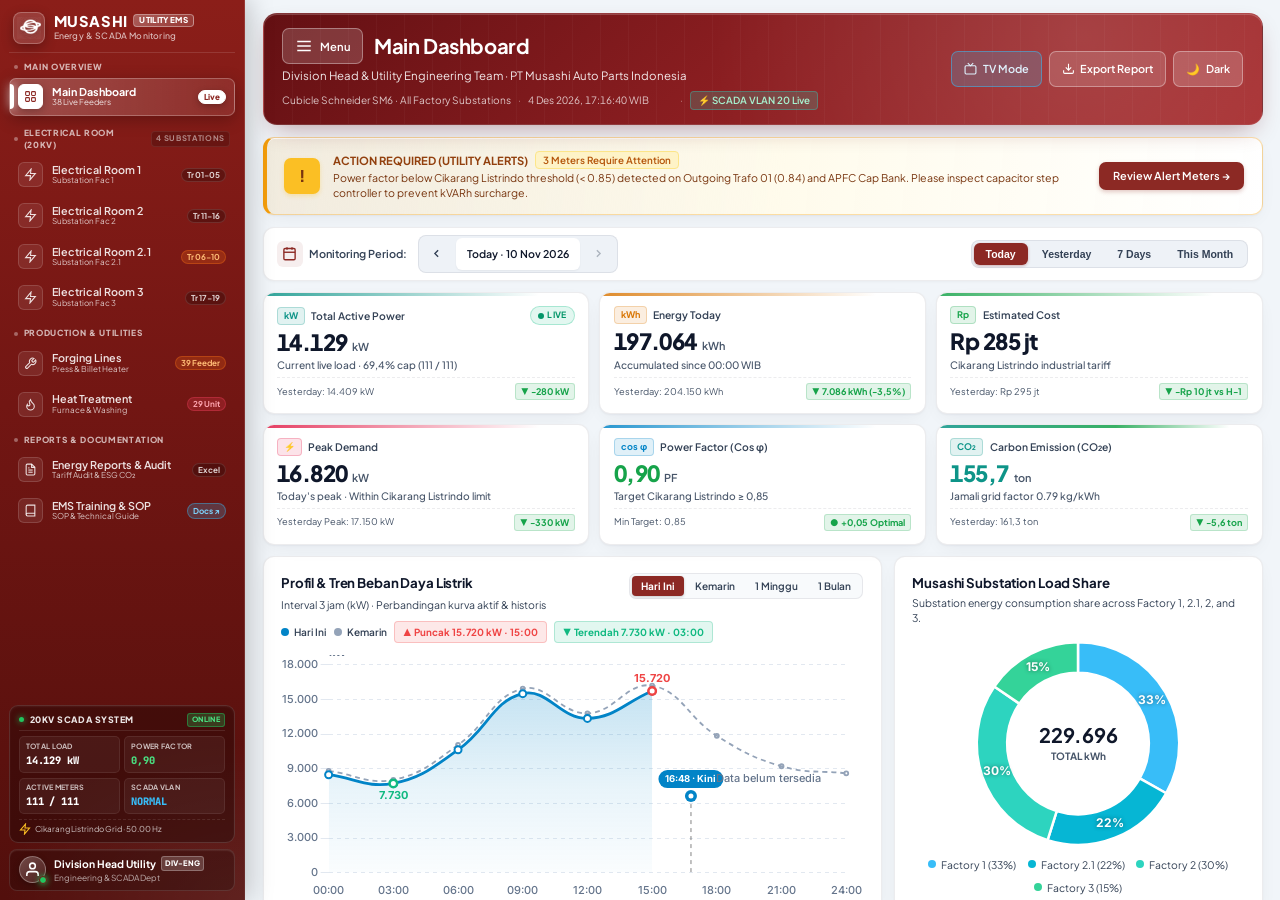
<file: index.html>
<!DOCTYPE html>
<html lang="id">
<head>
  <meta charset="UTF-8">
  <meta name="viewport" content="width=device-width, initial-scale=1.0, maximum-scale=1.0, user-scalable=no">
  <title>Musashi Utility – Monitoring Electrical Room & Power Meter</title>
  <meta name="description" content="Energy Management System & SCADA Dashboard for Electrical Room Cubicle Schneider SM6, Outgoing Transformers, and LV-MDB Panels at PT Musashi Auto Parts Indonesia.">
  <link rel="icon" type="image/png" href="musashi_logo_clean.png">
  <link rel="stylesheet" href="style.css">
  <!-- Chart.js local file for offline high performance -->
  <script src="chart.umd.min.js"></script>
</head>
<body>

  <div class="app-layout" id="appLayout">

    <!-- ================= 1. SIDEBAR (PT MUSASHI UTILITY) ================= -->
    <aside class="app-sidebar" id="appSidebar">
      <!-- Watermark Wave Pattern (Matches Musashi Style) -->
      <div class="sidebar-wave-watermark"></div>

      <!-- Brand / Logo Editorial Masthead -->
      <div class="sidebar-brand">
        <div class="brand-logo-wrap">
          <div class="brand-emblem-box">
            <img src="musashi_logo_clean.png" alt="Musashi Emblem" class="brand-logo-img">
          </div>
          <div class="brand-text-wrap">
            <div class="brand-title-row">
              <span class="brand-title-musashi">MUSASHI</span>
              <span class="brand-badge-utility">UTILITY EMS</span>
            </div>
            <span class="brand-subtitle">Energy &amp; SCADA Monitoring</span>
          </div>
        </div>
        <button class="sidebar-close-mobile-btn" id="btnCloseSidebarMobile" title="Tutup Menu">
          <svg width="18" height="18" viewBox="0 0 24 24" fill="none" stroke="currentColor" stroke-width="2.5">
            <line x1="18" y1="6" x2="6" y2="18"></line>
            <line x1="6" y1="6" x2="18" y2="18"></line>
          </svg>
        </button>
      </div>

      <!-- Navigation Menu (Editorial / Professional Tech Blog Style) -->
      <nav class="sidebar-nav" aria-label="Menu Navigasi Utama Musashi Utility">
        <!-- Section: IKHTISAR UTAMA -->
        <div class="sidebar-section-header">
          <span class="section-dot"></span>
          <span class="section-title-text">MAIN OVERVIEW</span>
        </div>

        <button class="sidebar-menu-btn active" data-view="view-dashboard" data-filter="all" id="sideNavDashboard" title="Dashboard Utama Monitoring Seluruh Substation">
          <div class="menu-icon-box">
            <svg class="sidebar-icon" viewBox="0 0 24 24" fill="none" stroke="currentColor" stroke-width="2">
              <rect x="3" y="3" width="7" height="7" rx="1.5"></rect>
              <rect x="14" y="3" width="7" height="7" rx="1.5"></rect>
              <rect x="14" y="14" width="7" height="7" rx="1.5"></rect>
              <rect x="3" y="14" width="7" height="7" rx="1.5"></rect>
            </svg>
          </div>
          <div class="sidebar-btn-content">
            <span class="sidebar-btn-label">Main Dashboard</span>
            <span class="sidebar-btn-sub">38 Live Feeders</span>
          </div>
          <span class="sidebar-badge badge-active">Live</span>
        </button>

        <!-- Section: ELECTRICAL ROOM -->
        <div class="sidebar-section-header">
          <span class="section-dot"></span>
          <span class="section-title-text">ELECTRICAL ROOM (20kV)</span>
          <span class="section-count-badge">4 Substations</span>
        </div>

        <button class="sidebar-menu-btn" data-view="view-electrical-1" data-filter="fac1" id="sideNavFac1" title="Masuk ke Halaman Khusus Electrical Room Factory 1">
          <div class="menu-icon-box">
            <svg class="sidebar-icon" viewBox="0 0 24 24" fill="none" stroke="currentColor" stroke-width="2">
              <polygon points="13 2 3 14 12 14 11 22 21 10 12 10 13 2"></polygon>
            </svg>
          </div>
          <div class="sidebar-btn-content">
            <span class="sidebar-btn-label">Electrical Room 1</span>
            <span class="sidebar-btn-sub">Substation Fac 1</span>
          </div>
          <span class="sidebar-badge">Tr 01-05</span>
        </button>

        <button class="sidebar-menu-btn" data-view="view-electrical-2" data-filter="fac2" id="sideNavFac2" title="Masuk ke Halaman Khusus Electrical Room Factory 2">
          <div class="menu-icon-box">
            <svg class="sidebar-icon" viewBox="0 0 24 24" fill="none" stroke="currentColor" stroke-width="2">
              <polygon points="13 2 3 14 12 14 11 22 21 10 12 10 13 2"></polygon>
            </svg>
          </div>
          <div class="sidebar-btn-content">
            <span class="sidebar-btn-label">Electrical Room 2</span>
            <span class="sidebar-btn-sub">Substation Fac 2</span>
          </div>
          <span class="sidebar-badge">Tr 11-16</span>
        </button>

        <button class="sidebar-menu-btn" data-view="view-electrical-2-1" data-filter="fac2_1" id="sideNavFac2_1" title="Masuk ke Halaman Khusus Electrical Room 2.1 Factory 2.1">
          <div class="menu-icon-box">
            <svg class="sidebar-icon" viewBox="0 0 24 24" fill="none" stroke="currentColor" stroke-width="2">
              <polygon points="13 2 3 14 12 14 11 22 21 10 12 10 13 2"></polygon>
            </svg>
          </div>
          <div class="sidebar-btn-content">
            <span class="sidebar-btn-label">Electrical Room 2.1</span>
            <span class="sidebar-btn-sub">Substation Fac 2.1</span>
          </div>
          <span class="sidebar-badge badge-orange">Tr 06-10</span>
        </button>

        <button class="sidebar-menu-btn" data-view="view-electrical-3" data-filter="fac3" id="sideNavFac3" title="Masuk ke Halaman Khusus Electrical Room Factory 3">
          <div class="menu-icon-box">
            <svg class="sidebar-icon" viewBox="0 0 24 24" fill="none" stroke="currentColor" stroke-width="2">
              <polygon points="13 2 3 14 12 14 11 22 21 10 12 10 13 2"></polygon>
            </svg>
          </div>
          <div class="sidebar-btn-content">
            <span class="sidebar-btn-label">Electrical Room 3</span>
            <span class="sidebar-btn-sub">Substation Fac 3</span>
          </div>
          <span class="sidebar-badge">Tr 17-19</span>
        </button>

        <!-- Section: PRODUKSI & UTILITAS -->
        <div class="sidebar-section-header">
          <span class="section-dot"></span>
          <span class="section-title-text">PRODUCTION &amp; UTILITIES</span>
        </div>

        <button class="sidebar-menu-btn" data-view="view-forging" data-filter="forging" id="sideNavForging" title="Masuk ke Halaman Khusus Substation Mesin Forging">
          <div class="menu-icon-box">
            <svg class="sidebar-icon" viewBox="0 0 24 24" fill="none" stroke="currentColor" stroke-width="2">
              <!-- Mechanical Forging Press Tool -->
              <path d="M14.7 6.3a1 1 0 0 0 0 1.4l1.6 1.6a1 1 0 0 0 1.4 0l3.77-3.77a6 6 0 0 1-7.94 7.94l-6.91 6.91a2.12 2.12 0 0 1-3-3l6.91-6.91a6 6 0 0 1 7.94-7.94l-3.76 3.76z"></path>
            </svg>
          </div>
          <div class="sidebar-btn-content">
            <span class="sidebar-btn-label">Forging Lines</span>
            <span class="sidebar-btn-sub">Press &amp; Billet Heater</span>
          </div>
          <span class="sidebar-badge badge-orange">39 Feeder</span>
        </button>

        <button class="sidebar-menu-btn" data-view="view-heattreatment" data-filter="heattreatment" id="sideNavHt" title="Masuk ke Halaman Khusus Substation Heat Treatment">
          <div class="menu-icon-box">
            <svg class="sidebar-icon" viewBox="0 0 24 24" fill="none" stroke="currentColor" stroke-width="2">
              <path d="M8.5 14.5A2.5 2.5 0 0 0 11 12c0-1.38-.5-2-1-3-1.072-2.143-.224-4.054 2-6 .5 2.5 2 4.9 4 6.5 2 1.6 3 3.5 3 5.5a7 7 0 1 1-14 0c0-1.153.433-2.294 1-3a2.5 2.5 0 0 0 2.5 2.5z"></path>
            </svg>
          </div>
          <div class="sidebar-btn-content">
            <span class="sidebar-btn-label">Heat Treatment</span>
            <span class="sidebar-btn-sub">Furnace &amp; Washing</span>
          </div>
          <span class="sidebar-badge badge-rose">29 Unit</span>
        </button>

        <!-- Section: LAPORAN & DOKUMENTASI -->
        <div class="sidebar-section-header">
          <span class="section-dot"></span>
          <span class="section-title-text">REPORTS &amp; DOCUMENTATION</span>
        </div>

        <button class="sidebar-menu-btn" data-view="view-reports" id="sideNavReport" title="Pusat Laporan &amp; Rekapitulasi Energi">
          <div class="menu-icon-box">
            <svg class="sidebar-icon" viewBox="0 0 24 24" fill="none" stroke="currentColor" stroke-width="2">
              <path d="M14 2H6a2 2 0 0 0-2 2v16a2 2 0 0 0 2 2h12a2 2 0 0 0 2-2V8z"></path>
              <polyline points="14 2 14 8 20 8"></polyline>
              <line x1="16" y1="13" x2="8" y2="13"></line>
              <line x1="16" y1="17" x2="8" y2="17"></line>
              <polyline points="10 9 9 9 8 9"></polyline>
            </svg>
          </div>
          <div class="sidebar-btn-content">
            <span class="sidebar-btn-label">Energy Reports &amp; Audit</span>
            <span class="sidebar-btn-sub">Tariff Audit &amp; ESG CO₂</span>
          </div>
          <span class="sidebar-badge">Excel</span>
        </button>

        <a class="sidebar-menu-btn" href="Panduan_Aksi_Harian_Dan_Materi_Belajar_EMS.html" target="_blank" title="Buka Panduan Aksi Harian &amp; Kurikulum EMS Schneider">
          <div class="menu-icon-box">
            <svg class="sidebar-icon" viewBox="0 0 24 24" fill="none" stroke="currentColor" stroke-width="2">
              <path d="M4 19.5A2.5 2.5 0 0 1 6.5 17H20"></path>
              <path d="M6.5 2H20v20H6.5A2.5 2.5 0 0 1 4 19.5v-15A2.5 2.5 0 0 1 6.5 2z"></path>
            </svg>
          </div>
          <div class="sidebar-btn-content">
            <span class="sidebar-btn-label">EMS Training &amp; SOP</span>
            <span class="sidebar-btn-sub">SOP &amp; Technical Guide</span>
          </div>
          <span class="sidebar-badge badge-teal">Docs ↗</span>
        </a>
      </nav>

      <!-- Live SCADA System Capsule (Fills vertical space with vital telemetry) -->
      <div class="sidebar-scada-capsule">
        <div class="scada-capsule-head">
          <div class="scada-pulse-indicator">
            <span class="scada-dot"></span>
            <span class="scada-head-title">20kV SCADA SYSTEM</span>
          </div>
          <span class="scada-badge-live">ONLINE</span>
        </div>
        <div class="scada-stats-row">
          <div class="scada-stat-box">
            <span class="stat-lbl">TOTAL LOAD</span>
            <strong class="stat-val" id="sideNavTotalKw">14.129 kW</strong>
          </div>
          <div class="scada-stat-box">
            <span class="stat-lbl">POWER FACTOR</span>
            <strong class="stat-val" id="sideNavAvgPf" style="color:#4ade80;">0,90</strong>
          </div>
        </div>
        <div class="scada-stats-row">
          <div class="scada-stat-box">
            <span class="stat-lbl">ACTIVE METERS</span>
            <strong class="stat-val" id="sideNavOnline">111 / 111</strong>
          </div>
          <div class="scada-stat-box">
            <span class="stat-lbl">SCADA VLAN</span>
            <strong class="stat-val" style="color:#38bdf8;">NORMAL</strong>
          </div>
        </div>
        <div class="scada-footer-note">
          <svg width="12" height="12" viewBox="0 0 24 24" fill="none" stroke="currentColor" stroke-width="2.2">
            <polygon points="13 2 3 14 12 14 11 22 21 10 12 10 13 2"></polygon>
          </svg>
          <span>Cikarang Listrindo Grid · 50.00 Hz</span>
        </div>
      </div>

      <!-- Sidebar User Profile Footer (Editorial Author/Operator Card) -->
      <div class="sidebar-profile-card">
        <div class="profile-avatar-box">
          <div class="profile-avatar-circle">
            <svg width="17" height="17" viewBox="0 0 24 24" fill="none" stroke="currentColor" stroke-width="2.2">
              <path d="M20 21v-2a4 4 0 0 0-4-4H8a4 4 0 0 0-4 4v2"></path>
              <circle cx="12" cy="7" r="4"></circle>
            </svg>
          </div>
          <div class="profile-live-ring"></div>
        </div>
        <div class="profile-info-text">
          <div class="profile-name-row">
            <span class="profile-name">Division Head Utility</span>
            <span class="profile-badge-div">DIV-ENG</span>
          </div>
          <div class="profile-role">Engineering &amp; SCADA Dept</div>
        </div>
      </div>
    </aside>

    <!-- Dark Backdrop for Mobile / Tablet Drawer -->
    <div class="sidebar-backdrop" id="sidebarBackdrop"></div>

    <!-- ================= 2. MAIN CONTENT AREA ================= -->
    <main class="app-main-content" id="appMainContent">

      <!-- ================= TOP CRIMSON HEADER BANNER ================= -->
      <header class="musashi-header-banner" id="mainBannerHeader">
        <div class="banner-left">
          <div class="banner-title-wrap">
            <!-- Sidebar Slide/Toggle Button (Desktop & Mobile) -->
            <button class="btn-sidebar-toggle" id="btnToggleSidebar" title="Tampilkan / Sembunyikan Menu Navigasi">
              <svg width="18" height="18" viewBox="0 0 24 24" fill="none" stroke="currentColor" stroke-width="2.2">
                <line x1="3" y1="12" x2="21" y2="12"></line>
                <line x1="3" y1="6" x2="21" y2="6"></line>
                <line x1="3" y1="18" x2="21" y2="18"></line>
              </svg>
              <span id="btnSidebarToggleText">Menu</span>
            </button>
            <h1 class="banner-title" id="bannerTitle">Main Dashboard</h1>
          </div>
          <p class="banner-subtitle" id="bannerSubtitle">Division Head &amp; Utility Engineering Team · PT Musashi Auto Parts Indonesia</p>
          <div class="banner-meta">
            <span id="bannerAreaTag">Cubicle Schneider SM6 · All Factory Substations</span>
            <span class="meta-dot">·</span>
            <span id="headerLiveTime">25 Okt 2026, 17.52.16 WIB</span>
            <span class="meta-dot">·</span>
            <span class="badge-vlan-live">⚡ SCADA VLAN 20 Live</span>
          </div>
        </div>

        <div class="banner-actions">

          <button class="btn-banner-action btn-tv-mode" id="btnToggleTvMode" title="Mode TV Pabrik / Kiosk Layar Besar">
            <svg width="13" height="13" viewBox="0 0 24 24" fill="none" stroke="currentColor" stroke-width="2">
              <rect x="2" y="7" width="20" height="15" rx="2" ry="2"></rect>
              <polyline points="17 2 12 7 7 2"></polyline>
            </svg>
            <span id="tvModeBtnText">TV Mode</span>
          </button>

          <button class="btn-banner-action" id="btnExportCsv" title="Export meter data to Excel &amp; CSV">
            <svg width="13" height="13" viewBox="0 0 24 24" fill="none" stroke="currentColor" stroke-width="2">
              <path d="M21 15v4a2 2 0 0 1-2 2H5a2 2 0 0 1-2-2v-4"></path>
              <polyline points="7 10 12 15 17 10"></polyline>
              <line x1="12" y1="15" x2="12" y2="3"></line>
            </svg>
            <span>Export Report</span>
          </button>

          <button class="btn-banner-action btn-theme-toggle" id="btnToggleTheme" title="Toggle Dark / Light Theme">
            <span id="themeToggleIcon">🌙</span>
            <span id="themeToggleText">Dark</span>
          </button>
        </div>
      </header>

      <!-- ================= VIEW 1: DASHBOARD UTAMA ================= -->
      <div class="menu-view active" id="view-dashboard">

        <!-- ALERT BANNER (PERLU TINDAKAN / ALERT UTILITY) -->
        <section class="alert-action-banner" id="alertActionBanner" aria-label="Utility Alert Notification">
          <div class="alert-banner-left">
            <div class="alert-icon-box">!</div>
            <div class="alert-text-block">
              <div class="alert-headline">
                <strong>ACTION REQUIRED (UTILITY ALERTS)</strong>
                <span class="alert-count-pill" id="alertCountBadge">3 Meters Require Attention</span>
              </div>
              <p class="alert-desc" id="alertDescText">
                Power factor below Cikarang Listrindo threshold (&lt; 0.85) detected on Outgoing Trafo 01 (0.84) and APFC Cap Bank. Please inspect capacitor step controller to prevent kVARh surcharge.
              </p>
            </div>
          </div>
          <div class="alert-banner-right">
            <button class="btn-alert-action" id="btnReviewAlert" title="Lihat meter yang perlu tindakan">
              <span>Review Alert Meters →</span>
            </button>
          </div>
        </section>

        <!-- HARI PEMANTAUAN & KONTROL RENTANG WAKTU (EXECUTIVE SCADA TOOLBAR) -->
        <section class="monitoring-date-toolbar" aria-label="Kontrol Hari Pemantauan Utilitas">
          <div class="toolbar-left">
            <div class="monitoring-label-wrap">
              <span class="monitoring-icon-circle">
                <svg width="15" height="15" viewBox="0 0 24 24" fill="none" stroke="currentColor" stroke-width="2.2">
                  <rect x="3" y="4" width="18" height="18" rx="2" ry="2"></rect>
                  <line x1="16" y1="2" x2="16" y2="6"></line>
                  <line x1="8" y1="2" x2="8" y2="6"></line>
                  <line x1="3" y1="10" x2="21" y2="10"></line>
                </svg>
              </span>
              <span class="monitoring-label-text">Monitoring Period:</span>
            </div>

            <!-- Day-by-Day Navigator with Date Picker -->
            <div class="day-stepper">
              <button class="btn-step-day" id="btnPrevDay" title="Go to Yesterday (H-1)" aria-label="Yesterday">
                <svg width="13" height="13" viewBox="0 0 24 24" fill="none" stroke="currentColor" stroke-width="2.5">
                  <polyline points="15 18 9 12 15 6"></polyline>
                </svg>
              </button>

              <div class="active-date-capsule" id="activeDateCapsule" title="Click to select date from calendar">
                <span class="active-date-string" id="activeDateDisplay">Today · 10 Nov 2026</span>
                <input type="date" id="nativeDatePicker" class="stepper-hidden-date" value="2026-11-10" />
              </div>

              <button class="btn-step-day" id="btnNextDay" title="Go to Next Day" aria-label="Next Day" disabled>
                <svg width="13" height="13" viewBox="0 0 24 24" fill="none" stroke="currentColor" stroke-width="2.5">
                  <polyline points="9 18 15 12 9 6"></polyline>
                </svg>
              </button>
            </div>
          </div>

          <div class="toolbar-right">
            <!-- Modern Segmented Pill Switch (Clean corporate typography without emojis) -->
            <div class="segmented-timeframe-switch" role="tablist" aria-label="Timeframe Options">
              <button class="timeframe-pill active" data-period="today">Today</button>
              <button class="timeframe-pill" data-period="yesterday">Yesterday</button>
              <button class="timeframe-pill" data-period="7days">7 Days</button>
              <button class="timeframe-pill" data-period="month">This Month</button>
            </div>
          </div>
        </section>

        <!-- KPI CARDS ROW (DILENGKAPI COS PHI & LIVE DIGABUNG KE CURRENT ACTIVE POWER) -->
        <section class="kpi-grid" aria-label="Plant-Wide Power and Energy Summary">
          <!-- Card 1: Total Active Power (Current + Live Combined) -->
          <div class="kpi-card">
            <div class="kpi-top-row" style="justify-content: space-between;">
              <div style="display:flex; align-items:center; gap:0.45rem; min-width:0;">
                <span class="kpi-icon-pill kpi-icon-teal">kW</span>
                <div class="kpi-title" id="kpiDayaTitle">Total Active Power</div>
              </div>
              <span class="kpi-live-chip" id="monitoringLiveBadge" title="Status telemetri SCADA saat ini">
                <span class="pulse-indicator"></span>
                <span id="monitoringStatusText">LIVE</span>
              </span>
            </div>
            <div class="kpi-value-row">
              <span class="kpi-value" id="kpiDayaVal">14.129</span>
              <span class="kpi-unit">kW</span>
            </div>
            <div class="kpi-subtitle" id="kpiDayaSub">Current live load · 69,4% cap (111/111)</div>
            <div class="kpi-comparison-row">
              <span class="kpi-prev-val" id="kpiDayaPrev">Yesterday: 14,409 kW</span>
              <span class="kpi-delta-tag delta-down" id="kpiDayaDelta">▼ -280 kW</span>
            </div>
          </div>

          <!-- Card 2: Energy Today -->
          <div class="kpi-card">
            <div class="kpi-top-row">
              <span class="kpi-icon-pill kpi-icon-amber">kWh</span>
              <div class="kpi-title" id="kpiEnergiTitle">Energy Today</div>
            </div>
            <div class="kpi-value-row">
              <span class="kpi-value" id="kpiEnergiVal">197.064</span>
              <span class="kpi-unit">kWh</span>
            </div>
            <div class="kpi-subtitle" id="kpiEnergiSub">Accumulated since 00:00 WIB</div>
            <div class="kpi-comparison-row">
              <span class="kpi-prev-val" id="kpiEnergiPrev">Yesterday: 204,150 kWh</span>
              <span class="kpi-delta-tag delta-down" id="kpiEnergiDelta">▼ -7.086 kWh (-3.5%)</span>
            </div>
          </div>

          <!-- Card 3: Estimated Cost -->
          <div class="kpi-card">
            <div class="kpi-top-row">
              <span class="kpi-icon-pill kpi-icon-green">Rp</span>
              <div class="kpi-title" id="kpiBiayaTitle">Estimated Cost</div>
            </div>
            <div class="kpi-value-row">
              <span class="kpi-value" id="kpiBiayaVal">Rp 285 jt</span>
            </div>
            <div class="kpi-subtitle" id="kpiBiayaSub">Cikarang Listrindo industrial tariff</div>
            <div class="kpi-comparison-row">
              <span class="kpi-prev-val" id="kpiBiayaPrev">Yesterday: Rp 295 jt</span>
              <span class="kpi-delta-tag delta-down" id="kpiBiayaDelta">▼ -Rp 10 jt vs H-1</span>
            </div>
          </div>

          <!-- Card 4: Peak Demand -->
          <div class="kpi-card">
            <div class="kpi-top-row">
              <span class="kpi-icon-pill kpi-icon-rose">⚡</span>
              <div class="kpi-title" id="kpiPeakTitle">Peak Demand</div>
            </div>
            <div class="kpi-value-row">
              <span class="kpi-value" id="kpiPeakVal">16.820</span>
              <span class="kpi-unit">kW</span>
            </div>
            <div class="kpi-subtitle" id="kpiPeakSub">Today's peak · Safe grid margin</div>
            <div class="kpi-comparison-row">
              <span class="kpi-prev-val" id="kpiPeakPrev">Yesterday Peak: 17,150 kW</span>
              <span class="kpi-delta-tag delta-down" id="kpiPeakDelta">▼ -330 kW</span>
            </div>
          </div>

          <!-- Card 5: Power Factor (Cos φ) -->
          <div class="kpi-card" id="kpiCardCosphi">
            <div class="kpi-top-row">
              <span class="kpi-icon-pill kpi-icon-blue" style="font-weight:700;">cos φ</span>
              <div class="kpi-title" id="kpiPfTitle">Power Factor (Cos φ)</div>
            </div>
            <div class="kpi-value-row">
              <span class="kpi-value" id="kpiPfVal" style="color:var(--color-green);">0,90</span>
              <span class="kpi-unit" id="kpiPfUnit">PF</span>
            </div>
            <div class="kpi-subtitle" id="kpiPfSub">Target Cikarang Listrindo ≥ 0,85</div>
            <div class="kpi-comparison-row">
              <span class="kpi-prev-val" id="kpiPfPrev">Min Target: 0,85</span>
              <span class="kpi-delta-tag delta-down" id="kpiPfDelta">● +0,05 Optimal</span>
            </div>
          </div>

          <!-- Card 6: Carbon Emission -->
          <div class="kpi-card">
            <div class="kpi-top-row">
              <span class="kpi-icon-pill kpi-icon-teal">CO₂</span>
              <div class="kpi-title" id="kpiCarbonTitle">Carbon Emission (CO₂e)</div>
            </div>
            <div class="kpi-value-row">
              <span class="kpi-value" id="kpiCarbonVal" style="color:var(--color-teal);">155,7</span>
              <span class="kpi-unit">ton</span>
            </div>
            <div class="kpi-subtitle" id="kpiCarbonSub">Jamali grid factor 0.79 kg/kWh</div>
            <div class="kpi-comparison-row">
              <span class="kpi-prev-val" id="kpiCarbonPrev">Yesterday: 161.3 ton</span>
              <span class="kpi-delta-tag delta-down" id="kpiCarbonDelta">▼ -5.6 ton</span>
            </div>
          </div>
        </section>

        <!-- CHARTS GRID (24H & DONUT) -->
        <section class="charts-grid-row" aria-label="24-Hour Load Profile and Substation Distribution Charts">
          <div class="clean-card">
            <div class="chart-card-header-bar">
              <div class="chart-header-row-top">
                <div class="chart-header-titles">
                  <h2 class="card-title" id="chart24hTitle">Profil &amp; Tren Beban Daya Listrik</h2>
                  <p class="card-subtitle" id="chart24hSub">Interval 3 jam (kW) · Perbandingan kurva aktif &amp; historis</p>
                </div>
                <!-- Timeframe Selector Tabs right on the Chart -->
                <div class="chart-timeframe-switch" role="tablist" aria-label="Rentang Waktu Profil Beban">
                  <button class="chart-time-pill active" data-chart-period="today">Hari Ini</button>
                  <button class="chart-time-pill" data-chart-period="yesterday">Kemarin</button>
                  <button class="chart-time-pill" data-chart-period="7days">1 Minggu</button>
                  <button class="chart-time-pill" data-chart-period="month">1 Bulan</button>
                </div>
              </div>

              <div class="chart-header-row-bottom">
                <!-- Legend Pills & Peak/Min Badges (Matching Image 3) -->
                <div class="chart-meta-badges">
                  <span class="chart-legend-badge blue" id="chartLegendToday"><span class="chart-dot blue"></span> Hari Ini</span>
                  <span class="chart-legend-badge gray" id="chartLegendPrev"><span class="chart-dot gray"></span> Kemarin</span>
                  <span class="chart-stat-badge red" id="chartPeakBadge">▲ Puncak 15.720 kW · 15:00</span>
                  <span class="chart-stat-badge green" id="chartMinBadge">▼ Terendah 7.730 kW · 03:00</span>
                </div>
              </div>
            </div>
            <div class="line-chart-container">
              <canvas id="chart24h"></canvas>
            </div>
          </div>

          <div class="clean-card">
            <div class="card-header-block">
              <h2 class="card-title" id="donutTitle">Musashi Substation Load Share</h2>
              <p class="card-subtitle" id="donutSub">Substation energy consumption share across Factory 1, 2.1, 2, and 3.</p>
            </div>
            <div class="donut-chart-wrapper">
              <div class="donut-canvas-box">
                <canvas id="chartDonutEnergy"></canvas>
              </div>
              <div class="donut-legend-row" id="donutLegendRow">
                <div class="donut-legend-item">
                  <span class="donut-legend-color" style="background:#38bdf8;"></span>
                  <span>Factory 1 (33%)</span>
                </div>
                <div class="donut-legend-item">
                  <span class="donut-legend-color" style="background:#06b6d4;"></span>
                  <span>Factory 2.1 (22%)</span>
                </div>
                <div class="donut-legend-item">
                  <span class="donut-legend-color" style="background:#2dd4bf;"></span>
                  <span>Factory 2 (30%)</span>
                </div>
                <div class="donut-legend-item">
                  <span class="donut-legend-color" style="background:#34d399;"></span>
                  <span>Factory 3 (15%)</span>
                </div>
              </div>
            </div>
          </div>
        </section>

        <!-- TOP 8 & PERLU PERHATIAN -->
        <section class="mid-split-grid" aria-label="Top 8 Consumption and Attention Required">
          <div class="clean-card">
            <div class="card-header-block">
              <h2 class="card-title">Outgoing Transformers (Trafo 01 – Trafo 19)</h2>
              <p class="card-subtitle">Profil pemakaian energi harian seluruh transformator keluar (Outgoing Trafo 01 s/d 19) sesuai urutan.</p>
            </div>
            <div class="bar-chart-container chart-trafo-container">
              <canvas id="chartTop8Meters"></canvas>
            </div>
          </div>

          <div class="clean-card" id="attentionListCard">
            <div class="card-header-block">
              <h2 class="card-title">Perlu Perhatian</h2>
              <p class="card-subtitle">Meter offline atau power factor rendah (&lt; 0,85 berisiko denda kVARh Cikarang Listrindo)</p>
            </div>
            <div class="attention-list-wrapper" id="attentionList">
              <!-- Dynamically populated by app.js -->
            </div>
            <button class="btn-all-warnings" id="btnLihatSemuaPeringatan" onclick="window.openAllAlertsModal ? window.openAllAlertsModal() : null;" title="Buka dialog lengkap 3 peringatan aktif (F2-6, TR-01, TR-12)">
              Lihat semua peringatan (3)
            </button>
          </div>
        </section>

        <!-- ASET UTAMA: PENYULANG INCOMING CIKARANG LISTRINDO (CLD 1, CLD 2, CLD 3) -->
        <section aria-label="Metering Incoming Cikarang Listrindo CLD">
          <div class="card-header-block" style="margin-bottom:0.75rem; display:flex; justify-content:space-between; align-items:center; flex-wrap:wrap; gap:0.5rem;">
            <div>
              <h2 class="card-title">CLD (Cikarang Listrindo) — Sumber Energi Harian</h2>
              <p class="card-subtitle">Metering utama 20kV dari PT Cikarang Listrindo Tbk (CLD 1–3) yang menentukan total konsumsi harian pabrik (kWh)</p>
            </div>
            <div class="cld-summary-badge" id="cldSummaryBadge">
              Σ CLD 1–3 = 15.400 kW · 197.064 kWh
            </div>
          </div>

          <div class="activity-cards-grid">
            <!-- Activity Card 1: Incoming CLD 1 -->
            <div class="activity-card-item" onclick="window.openMeterDetailById('CLD-001')" style="cursor:pointer;" title="Lihat telemetri 3-Fasa R-S-T &amp; register Modbus CLD 1">
              <div class="activity-card-top">
                <div class="activity-icon-box blue">
                  <svg width="18" height="18" viewBox="0 0 24 24" fill="none" stroke="currentColor" stroke-width="2.5">
                    <polygon points="13 2 3 14 12 14 11 22 21 10 12 10 13 2"></polygon>
                  </svg>
                </div>
                <div>
                  <h3 class="activity-card-title">CLD 1</h3>
                  <span class="activity-card-time">Incoming TM 20kV · IP 10.41.47.263</span>
                </div>
                <div class="activity-kw-pill">3.940 <span>kW</span></div>
              </div>
              <div class="activity-metric-rows">
                <div class="act-metric-row"><span>Energi hari ini</span><strong>49.704 kWh</strong></div>
                <div class="act-metric-row"><span>Kemarin</span><strong>51.600 kWh <span class="cld-saving-delta">▼ 1.896</span></strong></div>
                <div class="act-metric-row"><span>Tegangan menengah</span><strong>20.000 V</strong></div>
                <div class="act-metric-row"><span>Power factor</span><strong style="color:var(--color-green);">0,92 <span class="cld-pf-optimal">● Optimal</span></strong></div>
              </div>
              <div class="cld-card-footer-cue">
                <span>Telemetry 3-Fasa &amp; Modbus</span>
                <span class="cld-detail-link">Detail →</span>
              </div>
            </div>

            <!-- Activity Card 2: Incoming CLD 2 -->
            <div class="activity-card-item" onclick="window.openMeterDetailById('CLD-003')" style="cursor:pointer;" title="Lihat telemetri 3-Fasa R-S-T &amp; register Modbus CLD 2">
              <div class="activity-card-top">
                <div class="activity-icon-box blue">
                  <svg width="18" height="18" viewBox="0 0 24 24" fill="none" stroke="currentColor" stroke-width="2.5">
                    <polygon points="13 2 3 14 12 14 11 22 21 10 12 10 13 2"></polygon>
                  </svg>
                </div>
                <div>
                  <h3 class="activity-card-title">CLD 2</h3>
                  <span class="activity-card-time">Incoming TM 20kV · IP 10.41.47.264</span>
                </div>
                <div class="activity-kw-pill">5.640 <span>kW</span></div>
              </div>
              <div class="activity-metric-rows">
                <div class="act-metric-row"><span>Energi hari ini</span><strong>72.540 kWh</strong></div>
                <div class="act-metric-row"><span>Kemarin</span><strong>75.120 kWh <span class="cld-saving-delta">▼ 2.580</span></strong></div>
                <div class="act-metric-row"><span>Tegangan menengah</span><strong>20.000 V</strong></div>
                <div class="act-metric-row"><span>Power factor</span><strong style="color:var(--color-green);">0,93 <span class="cld-pf-optimal">● Optimal</span></strong></div>
              </div>
              <div class="cld-card-footer-cue">
                <span>Telemetry 3-Fasa &amp; Modbus</span>
                <span class="cld-detail-link">Detail →</span>
              </div>
            </div>

            <!-- Activity Card 3: Incoming CLD 3 -->
            <div class="activity-card-item" onclick="window.openMeterDetailById('CLD-005')" style="cursor:pointer;" title="Lihat telemetri 3-Fasa R-S-T &amp; register Modbus CLD 3">
              <div class="activity-card-top">
                <div class="activity-icon-box blue">
                  <svg width="18" height="18" viewBox="0 0 24 24" fill="none" stroke="currentColor" stroke-width="2.5">
                    <polygon points="13 2 3 14 12 14 11 22 21 10 12 10 13 2"></polygon>
                  </svg>
                </div>
                <div>
                  <h3 class="activity-card-title">CLD 3</h3>
                  <span class="activity-card-time">Incoming TM 20kV · IP 10.41.47.265</span>
                </div>
                <div class="activity-kw-pill">5.820 <span>kW</span></div>
              </div>
              <div class="activity-metric-rows">
                <div class="act-metric-row"><span>Energi hari ini</span><strong>74.820 kWh</strong></div>
                <div class="act-metric-row"><span>Kemarin</span><strong>77.430 kWh <span class="cld-saving-delta">▼ 2.610</span></strong></div>
                <div class="act-metric-row"><span>Tegangan menengah</span><strong>20.000 V</strong></div>
                <div class="act-metric-row"><span>Power factor</span><strong style="color:var(--color-green);">0,94 <span class="cld-pf-optimal">● Optimal</span></strong></div>
              </div>
              <div class="cld-card-footer-cue">
                <span>Telemetry 3-Fasa &amp; Modbus</span>
                <span class="cld-detail-link">Detail →</span>
              </div>
            </div>
          </div>
        </section>

        <!-- TABLE SECTION -->
        <section class="clean-card" id="tableSection" aria-label="Digital Power Meter Table">
          <div class="table-card-header">
            <div class="card-header-block" style="margin-bottom:0;">
              <h2 class="card-title" id="tableSectionTitle">Digital Power Meter Directory (111 Units)</h2>
              <p class="card-subtitle" id="tableSectionSub">Realtime telemetry for 20kV Transformers, Schneider SM6 Cubicles, LMVDP Panels, and APFC Capacitor Banks.</p>
            </div>
            <div class="table-toolbar-right">
              <button type="button" id="btnResetTableFilter" class="btn-reset-filter" style="display:none;" onclick="window.resetTableFilters()" title="Tampilkan kembali semua meter">
                ✕ Reset Filter
              </button>
              <input type="text" id="searchInput" class="clean-search-input" placeholder="Search machine code, meter name, feeder, IP...">
            </div>
          </div>

          <div class="mobile-table-hint" aria-hidden="true">
            <svg width="13" height="13" viewBox="0 0 24 24" fill="none" stroke="currentColor" stroke-width="2.5">
              <polyline points="15 18 9 12 15 6"></polyline>
            </svg>
            <span>Geser tabel ke samping untuk melihat seluruh parameter (kW, V, A, Cos φ, kWh, Δ, CO₂)</span>
            <svg width="13" height="13" viewBox="0 0 24 24" fill="none" stroke="currentColor" stroke-width="2.5">
              <polyline points="9 18 15 12 9 6"></polyline>
            </svg>
          </div>

          <div class="clean-table-responsive">
            <table class="clean-table" id="meterTable">
              <thead>
                <tr>
                  <th data-sort="id">Machine Code ⇕</th>
                  <th data-sort="name">Meter Name ⇕</th>
                  <th data-sort="categoryLabel">Area ⇕</th>
                  <th data-sort="ip">IP Address ⇕</th>
                  <th data-sort="kw" style="text-align:right;">Power (kW) ⇕</th>
                  <th data-sort="voltage" style="text-align:right;">Voltage (V) ⇕</th>
                  <th data-sort="current" style="text-align:right;">Current (A) ⇕</th>
                  <th data-sort="pf" style="text-align:right;">Cos φ ⇕</th>
                  <th data-sort="kwhToday" style="text-align:right;">Today (kWh) ⇕</th>
                  <th data-sort="kwhYesterday" style="text-align:right;">Yesterday (kWh) ⇕</th>
                  <th data-sort="deltaKwh" style="text-align:right;">Delta (Δ) ⇕</th>
                  <th data-sort="carbon" style="text-align:right;">CO₂ Emission (kg) ⇕</th>
                  <th data-sort="status" style="text-align:center;">Status ⇕</th>
                  <th style="text-align:center;">Action</th>
                </tr>
              </thead>
              <tbody id="meterTableBody">
                <!-- Dynamically populated by app.js -->
              </tbody>
            </table>
          </div>

          <div class="table-pagination-row">
            <div>
              Showing <strong id="pageRangeText">1 - 15</strong> of <strong id="totalMetersText">111</strong> units
            </div>
            <div class="pagination-btn-group" id="paginationButtons">
              <!-- Dynamically populated by app.js -->
            </div>
          </div>
        </section>

      </div>

      <!-- ================= VIEW 2: ELECTRICAL ROOM 1 (FACTORY 1) ================= -->
      <div class="menu-view" id="view-electrical-1">
        <div class="dedicated-hero-banner">
          <div class="dedicated-hero-left">
            <span class="hero-badge-pill">⚡ SUBSTATION FACTORY 1</span>
            <h2 class="hero-title">Electrical Room 1 · Cubicle Schneider SM6</h2>
            <p class="hero-desc">Medium-voltage 20kV power distribution center stepping down to 6.6kV, 380V, and 200V for feeders F1-0 to F1-8 and Outgoing Trafo 01 to 05 in Factory 1.</p>
          </div>
        </div>

        <!-- KPI Grid Factory 1 -->
        <section class="kpi-grid">
          <div class="kpi-card">
            <div class="kpi-top-row"><span class="kpi-icon-pill kpi-icon-teal">kW</span><div class="kpi-title">Factory 1 Active Power</div></div>
            <div class="kpi-value-row"><span class="kpi-value">4.850</span><span class="kpi-unit">kW</span></div>
            <div class="kpi-subtitle">Trafo Tr 01 s/d Tr 05</div>
          </div>
          <div class="kpi-card">
            <div class="kpi-top-row"><span class="kpi-icon-pill kpi-icon-amber">kWh</span><div class="kpi-title">Factory 1 Energy Today</div></div>
            <div class="kpi-value-row"><span class="kpi-value">67.200</span><span class="kpi-unit">kWh</span></div>
            <div class="kpi-subtitle">Accumulated since 00:00 WIB</div>
          </div>
          <div class="kpi-card">
            <div class="kpi-top-row"><span class="kpi-icon-pill kpi-icon-green">Rp</span><div class="kpi-title">Estimated Cost</div></div>
            <div class="kpi-value-row"><span class="kpi-value">Rp 97 jt</span></div>
            <div class="kpi-subtitle">Cikarang Listrindo industrial tariff</div>
          </div>
          <div class="kpi-card">
            <div class="kpi-top-row"><span class="kpi-icon-pill kpi-icon-rose">⚡</span><div class="kpi-title">Factory 1 Peak Demand</div></div>
            <div class="kpi-value-row"><span class="kpi-value">5.620</span><span class="kpi-unit">kW</span></div>
            <div class="kpi-subtitle">Day Shift Peak · Safe Grid Margin</div>
          </div>
          <div class="kpi-card">
            <div class="kpi-top-row"><span class="kpi-icon-pill kpi-icon-blue">TR</span><div class="kpi-title">Transformer Utilization</div></div>
            <div class="kpi-value-row"><span class="kpi-value">72,1%</span></div>
            <div class="kpi-subtitle">Trafo Tr 01 s/d Tr 05 (6.500 kVA)</div>
          </div>
          <div class="kpi-card">
            <div class="kpi-top-row"><span class="kpi-icon-pill kpi-icon-teal">CO₂</span><div class="kpi-title">Factory 1 CO₂ Emission</div></div>
            <div class="kpi-value-row"><span class="kpi-value" style="color:var(--color-teal);">53,1</span><span class="kpi-unit">ton</span></div>
            <div class="kpi-subtitle">ESG audit Factory 1</div>
          </div>
        </section>

        <!-- Trafo Utama Electrical Room 1 (Tr 01 s/d Tr 05) -->
        <div class="clean-card" style="margin-top: 0.85rem; margin-bottom: 0.85rem;">
          <h3 class="card-title">Main Transformers · Electrical Room 1 (Tr 01 - Tr 05)</h3>
          <p class="card-subtitle">Click any transformer to open live 3-phase telemetry:</p>
          <div class="trafo-mini-grid">
            <div class="trafo-mini-row" onclick="window.openMeterDetailById('TR-01')">
              <div class="trafo-mini-info">
                <strong>Trafo #01 (1.250 kVA - 6.6kV)</strong>
                <span>BH FO 6.6 kV · Billet Heater Forging</span>
              </div>
              <div class="trafo-mini-metrics">
                <span class="val-kw">920 kW</span>
                <button class="btn-table-detail">Detail</button>
              </div>
            </div>
            <div class="trafo-mini-row" onclick="window.openMeterDetailById('TR-02')">
              <div class="trafo-mini-info">
                <strong>Trafo #02 (1.250 kVA - 380V)</strong>
                <span>UTY 380 V · Kompresor Udara, Chiller, &amp; Common</span>
              </div>
              <div class="trafo-mini-metrics">
                <span class="val-kw">840 kW</span>
                <button class="btn-table-detail">Detail</button>
              </div>
            </div>
            <div class="trafo-mini-row" onclick="window.openMeterDetailById('TR-03')">
              <div class="trafo-mini-info">
                <strong>Trafo #03 (1.500 kVA - 200V)</strong>
                <span>FO &amp; HT 200 V · Beban Forging &amp; Heat Treatment</span>
              </div>
              <div class="trafo-mini-metrics">
                <span class="val-kw" style="color:var(--color-amber);">1.180 kW (PF 0,84)</span>
                <button class="btn-table-detail">Detail</button>
              </div>
            </div>
            <div class="trafo-mini-row" onclick="window.openMeterDetailById('TR-04')">
              <div class="trafo-mini-info">
                <strong>Trafo #04 (1.000 kVA - 200V)</strong>
                <span>Mach 200 V · Jalur Mesin Machining</span>
              </div>
              <div class="trafo-mini-metrics">
                <span class="val-kw">680 kW</span>
                <button class="btn-table-detail">Detail</button>
              </div>
            </div>
            <div class="trafo-mini-row" onclick="window.openMeterDetailById('TR-05')">
              <div class="trafo-mini-info">
                <strong>Trafo #05 (1.500 kVA - 200V)</strong>
                <span>FO &amp; HT 200 V · Lini Forging Press &amp; Tungku HT</span>
              </div>
              <div class="trafo-mini-metrics">
                <span class="val-kw">950 kW</span>
                <button class="btn-table-detail">Detail</button>
              </div>
            </div>
          </div>
        </div>

        <!-- Tabel Khusus Meter Factory 1 -->
        <div class="clean-card">
          <div class="card-header-block">
            <h3 class="card-title">Feeder &amp; Transformer Directory · Electrical Room 1</h3>
            <p class="card-subtitle">Feeders F1-0 to F1-8 and Transformers Tr 01 to Tr 05 (Schneider Electric SM6 &amp; PowerLogic).</p>
          </div>
          <div class="mobile-table-hint" aria-hidden="true">
            <svg width="13" height="13" viewBox="0 0 24 24" fill="none" stroke="currentColor" stroke-width="2.5">
              <polyline points="15 18 9 12 15 6"></polyline>
            </svg>
            <span>Geser tabel ke samping untuk melihat seluruh parameter (kW, V, A, Cos φ, kWh, Δ, CO₂)</span>
            <svg width="13" height="13" viewBox="0 0 24 24" fill="none" stroke="currentColor" stroke-width="2.5">
              <polyline points="9 18 15 12 9 6"></polyline>
            </svg>
          </div>

          <div class="clean-table-responsive">
            <table class="clean-table">
              <thead>
                <tr>
                  <th>ID</th><th>Feeder / Panel Name</th><th>IP Address</th><th style="text-align:right;">Power (kW)</th><th style="text-align:right;">Voltage (V)</th><th style="text-align:right;">Current (A)</th><th style="text-align:right;">Cos φ</th><th style="text-align:center;">Status</th><th style="text-align:center;">Action</th>
                </tr>
              </thead>
              <tbody id="fac1TableBody">
                <!-- Populated by JS -->
              </tbody>
            </table>
          </div>
        </div>
      </div>

      <!-- ================= VIEW 3: ELECTRICAL ROOM 2 (FACTORY 2) ================= -->
      <div class="menu-view" id="view-electrical-2">
        <div class="dedicated-hero-banner">
          <div class="dedicated-hero-left">
            <span class="hero-badge-pill" style="background:rgba(56,189,248,0.2); color:var(--color-blue); border-color:rgba(56,189,248,0.4);">⚡ SUBSTATION FACTORY 2</span>
            <h2 class="hero-title">Electrical Room 2 · Factory 2</h2>
            <p class="hero-desc">Power supply distribution center for Feeders F2-1 to F2-6 and Outgoing Trafo 11 to 16 in Factory 2, PT Musashi Auto Parts Indonesia.</p>
          </div>
        </div>

        <section class="kpi-grid">
          <div class="kpi-card">
            <div class="kpi-top-row"><span class="kpi-icon-pill kpi-icon-teal">kW</span><div class="kpi-title">Factory 2 Active Power</div></div>
            <div class="kpi-value-row"><span class="kpi-value">4.250</span><span class="kpi-unit">kW</span></div>
            <div class="kpi-subtitle">Trafo Tr 11 s/d Tr 16</div>
          </div>
          <div class="kpi-card">
            <div class="kpi-top-row"><span class="kpi-icon-pill kpi-icon-amber">kWh</span><div class="kpi-title">Factory 2 Energy Today</div></div>
            <div class="kpi-value-row"><span class="kpi-value">58.900</span><span class="kpi-unit">kWh</span></div>
            <div class="kpi-subtitle">Accumulated since 00:00 WIB</div>
          </div>
          <div class="kpi-card">
            <div class="kpi-top-row"><span class="kpi-icon-pill kpi-icon-green">Rp</span><div class="kpi-title">Estimated Cost</div></div>
            <div class="kpi-value-row"><span class="kpi-value">Rp 85 jt</span></div>
            <div class="kpi-subtitle">Cikarang Listrindo industrial tariff</div>
          </div>
          <div class="kpi-card">
            <div class="kpi-top-row"><span class="kpi-icon-pill kpi-icon-rose">⚡</span><div class="kpi-title">Factory 2 Peak Demand</div></div>
            <div class="kpi-value-row"><span class="kpi-value">4.950</span><span class="kpi-unit">kW</span></div>
            <div class="kpi-subtitle">Shift 1 Peak · Safe Grid Margin</div>
          </div>
          <div class="kpi-card">
            <div class="kpi-top-row"><span class="kpi-icon-pill kpi-icon-blue">TR</span><div class="kpi-title">Transformer Utilization</div></div>
            <div class="kpi-value-row"><span class="kpi-value">71,5%</span></div>
            <div class="kpi-subtitle">Trafo Tr 11 s/d Tr 16 (8.000 kVA)</div>
          </div>
          <div class="kpi-card">
            <div class="kpi-top-row"><span class="kpi-icon-pill kpi-icon-teal">CO₂</span><div class="kpi-title">Factory 2 CO₂ Emission</div></div>
            <div class="kpi-value-row"><span class="kpi-value" style="color:var(--color-teal);">46,5</span><span class="kpi-unit">ton</span></div>
            <div class="kpi-subtitle">ESG audit Factory 2</div>
          </div>
        </section>

        <!-- Trafo Utama Electrical Room 2 (Tr 11 s/d Tr 16) -->
        <div class="clean-card" style="margin-top: 0.85rem; margin-bottom: 0.85rem;">
          <h3 class="card-title">Main Transformers · Electrical Room 2 (Tr 11 - Tr 16)</h3>
          <p class="card-subtitle">Click any transformer to open live 3-phase telemetry:</p>
          <div class="trafo-mini-grid">
            <div class="trafo-mini-row" onclick="window.openMeterDetailById('TR-11')">
              <div class="trafo-mini-info">
                <strong>Trafo #11 (1.250 kVA - 6.6kV)</strong>
                <span>BH N1300 6.6 kV · Billet Heater N1300</span>
              </div>
              <div class="trafo-mini-metrics">
                <span class="val-kw">880 kW</span>
                <button class="btn-table-detail">Detail</button>
              </div>
            </div>
            <div class="trafo-mini-row" onclick="window.openMeterDetailById('TR-12')">
              <div class="trafo-mini-info">
                <strong>Trafo #12 (2.000 kVA - 200V)</strong>
                <span>FO &amp; HT 200 V · Lini Utama Forging &amp; HT</span>
              </div>
              <div class="trafo-mini-metrics">
                <span class="val-kw">1.380 kW</span>
                <button class="btn-table-detail">Detail</button>
              </div>
            </div>
            <div class="trafo-mini-row" onclick="window.openMeterDetailById('TR-13')">
              <div class="trafo-mini-info">
                <strong>Trafo #13 (1.000 kVA - 200V)</strong>
                <span>Mach 200 V · Jalur Machining Factory 2</span>
              </div>
              <div class="trafo-mini-metrics">
                <span class="val-kw">620 kW</span>
                <button class="btn-table-detail">Detail</button>
              </div>
            </div>
            <div class="trafo-mini-row" onclick="window.openMeterDetailById('TR-14')">
              <div class="trafo-mini-info">
                <strong>Trafo #14 (1.000 kVA - 380V)</strong>
                <span>UTY 380 V · Utility &amp; Fasilitas Pabrik</span>
              </div>
              <div class="trafo-mini-metrics">
                <span class="val-kw">710 kW</span>
                <button class="btn-table-detail">Detail</button>
              </div>
            </div>
            <div class="trafo-mini-row" onclick="window.openMeterDetailById('TR-15')">
              <div class="trafo-mini-info">
                <strong>Trafo #15 (1.250 kVA - 6.6kV)</strong>
                <span>BH Kurimoto 6.6 kV · Billet Heater Kurimoto</span>
              </div>
              <div class="trafo-mini-metrics">
                <span class="val-kw">940 kW</span>
                <button class="btn-table-detail">Detail</button>
              </div>
            </div>
            <div class="trafo-mini-row" onclick="window.openMeterDetailById('TR-16')">
              <div class="trafo-mini-info">
                <strong>Trafo #16 (1.500 kVA - 6.6kV)</strong>
                <span>BH N1600 6.6 kV · Billet Heater N1600</span>
              </div>
              <div class="trafo-mini-metrics">
                <span class="val-kw">1.050 kW</span>
                <button class="btn-table-detail">Detail</button>
              </div>
            </div>
          </div>
        </div>

        <!-- Tabel Khusus Meter Factory 2 -->
        <div class="clean-card">
          <div class="card-header-block">
            <h3 class="card-title">Feeder &amp; Transformer Directory · Electrical Room 2</h3>
            <p class="card-subtitle">Feeders F2-1 to F2-6 (PF, MF, UF, MV) and Transformers Tr 11 to Tr 16.</p>
          </div>
          <div class="mobile-table-hint" aria-hidden="true">
            <svg width="13" height="13" viewBox="0 0 24 24" fill="none" stroke="currentColor" stroke-width="2.5">
              <polyline points="15 18 9 12 15 6"></polyline>
            </svg>
            <span>Geser tabel ke samping untuk melihat seluruh parameter (kW, V, A, Cos φ, kWh, Δ, CO₂)</span>
            <svg width="13" height="13" viewBox="0 0 24 24" fill="none" stroke="currentColor" stroke-width="2.5">
              <polyline points="9 18 15 12 9 6"></polyline>
            </svg>
          </div>

          <div class="clean-table-responsive">
            <table class="clean-table">
              <thead>
                <tr>
                  <th>ID</th><th>Feeder / Panel Name</th><th>IP Address</th><th style="text-align:right;">Power (kW)</th><th style="text-align:right;">Voltage (V)</th><th style="text-align:right;">Current (A)</th><th style="text-align:right;">Cos φ</th><th style="text-align:center;">Status</th><th style="text-align:center;">Action</th>
                </tr>
              </thead>
              <tbody id="fac2TableBody">
                <!-- Populated by JS -->
              </tbody>
            </table>
          </div>
        </div>
      </div>

      <!-- ================= VIEW 3.1: ELECTRICAL ROOM 2.1 (FACTORY 2.1) ================= -->
      <div class="menu-view" id="view-electrical-2-1">
        <div class="dedicated-hero-banner">
          <div class="dedicated-hero-left">
            <span class="hero-badge-pill" style="background:rgba(249,115,22,0.22); color:#fdba74; border-color:rgba(249,115,22,0.4);">⚡ SUBSTATION FACTORY 2.1</span>
            <h2 class="hero-title">Electrical Room 2.1 · Factory 2.1</h2>
            <p class="hero-desc">20kV power distribution center for LV-MDB 3P 380V &amp; 200V panels, Feeders F4-0 to F4-5, and Outgoing Trafo 06 to 10.</p>
          </div>
        </div>

        <section class="kpi-grid">
          <div class="kpi-card">
            <div class="kpi-top-row"><span class="kpi-icon-pill kpi-icon-teal">kW</span><div class="kpi-title">Factory 2.1 Active Power</div></div>
            <div class="kpi-value-row"><span class="kpi-value">3.600</span><span class="kpi-unit">kW</span></div>
            <div class="kpi-subtitle">Trafo Tr 06 s/d Tr 10</div>
          </div>
          <div class="kpi-card">
            <div class="kpi-top-row"><span class="kpi-icon-pill kpi-icon-amber">kWh</span><div class="kpi-title">Factory 2.1 Energy Today</div></div>
            <div class="kpi-value-row"><span class="kpi-value">49.800</span><span class="kpi-unit">kWh</span></div>
            <div class="kpi-subtitle">Accumulated since 00:00 WIB</div>
          </div>
          <div class="kpi-card">
            <div class="kpi-top-row"><span class="kpi-icon-pill kpi-icon-green">Rp</span><div class="kpi-title">Estimated Cost</div></div>
            <div class="kpi-value-row"><span class="kpi-value">Rp 72 jt</span></div>
            <div class="kpi-subtitle">Cikarang Listrindo industrial tariff</div>
          </div>
          <div class="kpi-card">
            <div class="kpi-top-row"><span class="kpi-icon-pill kpi-icon-rose">⚡</span><div class="kpi-title">Factory 2.1 Peak Demand</div></div>
            <div class="kpi-value-row"><span class="kpi-value">4.180</span><span class="kpi-unit">kW</span></div>
            <div class="kpi-subtitle">Billet Heater &amp; Forging Active</div>
          </div>
          <div class="kpi-card">
            <div class="kpi-top-row"><span class="kpi-icon-pill kpi-icon-blue">TR</span><div class="kpi-title">Transformer Utilization</div></div>
            <div class="kpi-value-row"><span class="kpi-value">68,2%</span></div>
            <div class="kpi-subtitle">Trafo Tr 06 s/d Tr 10 (6.100 kVA)</div>
          </div>
          <div class="kpi-card">
            <div class="kpi-top-row"><span class="kpi-icon-pill kpi-icon-teal">CO₂</span><div class="kpi-title">Factory 2.1 CO₂ Emission</div></div>
            <div class="kpi-value-row"><span class="kpi-value" style="color:var(--color-teal);">39,3</span><span class="kpi-unit">ton</span></div>
            <div class="kpi-subtitle">ESG audit Factory 2.1</div>
          </div>
        </section>

        <!-- Trafo Utama Electrical Room 2.1 (Tr 06 s/d Tr 10) -->
        <div class="clean-card" style="margin-top: 0.85rem; margin-bottom: 0.85rem;">
          <h3 class="card-title">Main Transformers · Electrical Room 2.1 (Tr 06 - Tr 10)</h3>
          <p class="card-subtitle">Click any transformer to open live 3-phase telemetry:</p>
          <div class="trafo-mini-grid">
            <div class="trafo-mini-row" onclick="window.openMeterDetailById('TR-06')">
              <div class="trafo-mini-info">
                <strong>Trafo #06 (1.000 kVA - 380V)</strong>
                <span>UTY &amp; FO 380 V · Utility &amp; Forging Aux</span>
              </div>
              <div class="trafo-mini-metrics">
                <span class="val-kw">780 kW</span>
                <button class="btn-table-detail">Detail</button>
              </div>
            </div>
            <div class="trafo-mini-row" onclick="window.openMeterDetailById('TR-07')">
              <div class="trafo-mini-info">
                <strong>Trafo #07 (1.250 kVA - 200V)</strong>
                <span>FO 200 V · Jalur Mesin Forging Press</span>
              </div>
              <div class="trafo-mini-metrics">
                <span class="val-kw">890 kW</span>
                <button class="btn-table-detail">Detail</button>
              </div>
            </div>
            <div class="trafo-mini-row" onclick="window.openMeterDetailById('TR-08')">
              <div class="trafo-mini-info">
                <strong>Trafo #08 (1.500 kVA - 200V)</strong>
                <span>FO &amp; HT 200 V · Forging &amp; Heat Treatment</span>
              </div>
              <div class="trafo-mini-metrics">
                <span class="val-kw">960 kW</span>
                <button class="btn-table-detail">Detail</button>
              </div>
            </div>
            <div class="trafo-mini-row" onclick="window.openMeterDetailById('TR-09')">
              <div class="trafo-mini-info">
                <strong>Trafo #09 (750 kVA - 380V)</strong>
                <span>UTY 380 V · Utility Pompa &amp; Penerangan</span>
              </div>
              <div class="trafo-mini-metrics">
                <span class="val-kw">520 kW</span>
                <button class="btn-table-detail">Detail</button>
              </div>
            </div>
            <div class="trafo-mini-row" onclick="window.openMeterDetailById('TR-10')">
              <div class="trafo-mini-info">
                <strong>Trafo #10 (1.600 kVA - 6.6kV)</strong>
                <span>BH Komatsu 1600 6.6 kV · Billet Heater Heavy Duty</span>
              </div>
              <div class="trafo-mini-metrics">
                <span class="val-kw">1.150 kW</span>
                <button class="btn-table-detail">Detail</button>
              </div>
            </div>
          </div>
        </div>

        <!-- Tabel Khusus Meter Factory 2.1 -->
        <div class="clean-card">
          <div class="card-header-block">
            <h3 class="card-title">Feeder &amp; Transformer Directory · Electrical Room 2.1</h3>
            <p class="card-subtitle">Feeders F4-0 to F4-5 (Incoming, LV-MDB, BH 1100kVA) and Transformers Tr 06 to Tr 10.</p>
          </div>
          <div class="mobile-table-hint" aria-hidden="true">
            <svg width="13" height="13" viewBox="0 0 24 24" fill="none" stroke="currentColor" stroke-width="2.5">
              <polyline points="15 18 9 12 15 6"></polyline>
            </svg>
            <span>Geser tabel ke samping untuk melihat seluruh parameter (kW, V, A, Cos φ, kWh, Δ, CO₂)</span>
            <svg width="13" height="13" viewBox="0 0 24 24" fill="none" stroke="currentColor" stroke-width="2.5">
              <polyline points="9 18 15 12 9 6"></polyline>
            </svg>
          </div>

          <div class="clean-table-responsive">
            <table class="clean-table">
              <thead>
                <tr>
                  <th>ID</th><th>Feeder / Panel Name</th><th>IP Address</th><th style="text-align:right;">Power (kW)</th><th style="text-align:right;">Voltage (V)</th><th style="text-align:right;">Current (A)</th><th style="text-align:right;">Cos φ</th><th style="text-align:center;">Status</th><th style="text-align:center;">Action</th>
                </tr>
              </thead>
              <tbody id="fac2_1TableBody">
                <!-- Populated by JS -->
              </tbody>
            </table>
          </div>
        </div>
      </div>

      <!-- ================= VIEW 4: ELECTRICAL ROOM 3 (FACTORY 3) ================= -->
      <div class="menu-view" id="view-electrical-3">
        <div class="dedicated-hero-banner">
          <div class="dedicated-hero-left">
            <span class="hero-badge-pill" style="background:rgba(22,163,74,0.18); color:var(--color-green); border-color:rgba(22,163,74,0.35);">⚡ SUBSTATION FACTORY 3</span>
            <h2 class="hero-title">Electrical Room 3 · Factory 3</h2>
            <p class="hero-desc">Power supply distribution center for Feeders F3-0 to F3-3 (MV-MDB 20kV &amp; LV-MDB) and Outgoing Trafo 17 to 19 in Factory 3, PT Musashi Auto Parts Indonesia.</p>
          </div>
        </div>

        <section class="kpi-grid">
          <div class="kpi-card">
            <div class="kpi-top-row"><span class="kpi-icon-pill kpi-icon-teal">kW</span><div class="kpi-title">Factory 3 Active Power</div></div>
            <div class="kpi-value-row"><span class="kpi-value">2.450</span><span class="kpi-unit">kW</span></div>
            <div class="kpi-subtitle">Trafo Tr 17 s/d Tr 19</div>
          </div>
          <div class="kpi-card">
            <div class="kpi-top-row"><span class="kpi-icon-pill kpi-icon-amber">kWh</span><div class="kpi-title">Factory 3 Energy Today</div></div>
            <div class="kpi-value-row"><span class="kpi-value">34.100</span><span class="kpi-unit">kWh</span></div>
            <div class="kpi-subtitle">Accumulated since 00:00 WIB</div>
          </div>
          <div class="kpi-card">
            <div class="kpi-top-row"><span class="kpi-icon-pill kpi-icon-green">Rp</span><div class="kpi-title">Estimated Cost</div></div>
            <div class="kpi-value-row"><span class="kpi-value">Rp 49 jt</span></div>
            <div class="kpi-subtitle">High Pump Efficiency</div>
          </div>
          <div class="kpi-card">
            <div class="kpi-top-row"><span class="kpi-icon-pill kpi-icon-rose">⚡</span><div class="kpi-title">Factory 3 Peak Demand</div></div>
            <div class="kpi-value-row"><span class="kpi-value">2.890</span><span class="kpi-unit">kW</span></div>
            <div class="kpi-subtitle">Central Cooling Peak · Safe Margin</div>
          </div>
          <div class="kpi-card">
            <div class="kpi-top-row"><span class="kpi-icon-pill kpi-icon-blue">TR</span><div class="kpi-title">Transformer Utilization</div></div>
            <div class="kpi-value-row"><span class="kpi-value">62,8%</span></div>
            <div class="kpi-subtitle">Trafo Tr 17 s/d Tr 19 (3.750 kVA)</div>
          </div>
          <div class="kpi-card">
            <div class="kpi-top-row"><span class="kpi-icon-pill kpi-icon-teal">CO₂</span><div class="kpi-title">Factory 3 CO₂ Emission</div></div>
            <div class="kpi-value-row"><span class="kpi-value" style="color:var(--color-teal);">26,9</span><span class="kpi-unit">ton</span></div>
            <div class="kpi-subtitle">ESG audit Factory 3</div>
          </div>
        </section>

        <!-- Trafo Utama Electrical Room 3 (Tr 17 s/d Tr 19) -->
        <div class="clean-card" style="margin-top: 0.85rem; margin-bottom: 0.85rem;">
          <h3 class="card-title">Main Transformers · Electrical Room 3 (Tr 17 - Tr 19)</h3>
          <p class="card-subtitle">Click any transformer to open live 3-phase telemetry:</p>
          <div class="trafo-mini-grid">
            <div class="trafo-mini-row" onclick="window.openMeterDetailById('TR-17')">
              <div class="trafo-mini-info">
                <strong>Trafo #17 (1.250 kVA - 380V)</strong>
                <span>UTY &amp; Forg 380 V · Utility Pompa Sentral &amp; Forging 3</span>
              </div>
              <div class="trafo-mini-metrics">
                <span class="val-kw">880 kW</span>
                <button class="btn-table-detail">Detail</button>
              </div>
            </div>
            <div class="trafo-mini-row" onclick="window.openMeterDetailById('TR-18')">
              <div class="trafo-mini-info">
                <strong>Trafo #18 (1.000 kVA - 200V)</strong>
                <span>Mach 200 V · Jalur Mesin Machining Factory 3</span>
              </div>
              <div class="trafo-mini-metrics">
                <span class="val-kw">610 kW</span>
                <button class="btn-table-detail">Detail</button>
              </div>
            </div>
            <div class="trafo-mini-row" onclick="window.openMeterDetailById('TR-19')">
              <div class="trafo-mini-info">
                <strong>Trafo #19 (1.500 kVA - 200V)</strong>
                <span>HT 200 V · Jalur Heat Treatment &amp; Annealing Fac 3</span>
              </div>
              <div class="trafo-mini-metrics">
                <span class="val-kw">960 kW</span>
                <button class="btn-table-detail">Detail</button>
              </div>
            </div>
          </div>
        </div>

        <!-- Tabel Khusus Meter Factory 3 -->
        <div class="clean-card">
          <div class="card-header-block">
            <h3 class="card-title">Feeder &amp; Transformer Directory · Electrical Room 3</h3>
            <p class="card-subtitle">Feeders F3-0 to F3-3 and Transformers Tr 17 to Tr 19 (Schneider Electric SM6 &amp; PowerLogic).</p>
          </div>
          <div class="mobile-table-hint" aria-hidden="true">
            <svg width="13" height="13" viewBox="0 0 24 24" fill="none" stroke="currentColor" stroke-width="2.5">
              <polyline points="15 18 9 12 15 6"></polyline>
            </svg>
            <span>Geser tabel ke samping untuk melihat seluruh parameter (kW, V, A, Cos φ, kWh, Δ, CO₂)</span>
            <svg width="13" height="13" viewBox="0 0 24 24" fill="none" stroke="currentColor" stroke-width="2.5">
              <polyline points="9 18 15 12 9 6"></polyline>
            </svg>
          </div>

          <div class="clean-table-responsive">
            <table class="clean-table">
              <thead>
                <tr>
                  <th>ID</th><th>Feeder / Panel Name</th><th>IP Address</th><th style="text-align:right;">Power (kW)</th><th style="text-align:right;">Voltage (V)</th><th style="text-align:right;">Current (A)</th><th style="text-align:right;">Cos φ</th><th style="text-align:center;">Status</th><th style="text-align:center;">Action</th>
                </tr>
              </thead>
              <tbody id="fac3TableBody">
                <!-- Populated by JS -->
              </tbody>
            </table>
          </div>
        </div>
      </div>

      <!-- ================= VIEW 5: FORGING LINES SUBSTATION ================= -->
      <div class="menu-view" id="view-forging">
        <div class="dedicated-hero-banner">
          <div class="dedicated-hero-left">
            <span class="hero-badge-pill" style="background:rgba(234,88,12,0.2); color:var(--color-orange); border-color:rgba(234,88,12,0.4);">⚡ SISTEM BEBAN FORGING</span>
            <h2 class="hero-title">Lini Mesin Forging Press &amp; Billet Heater</h2>
            <p class="hero-desc">Monitoring komprehensif mesin Forging Press Komatsu (1600T, 630T, 2500T), Billet Induction Heater (6.6kV), Normalizing Furnaces, dan Shot Blast di seluruh lini Factory 1, 2, dan 3.</p>
          </div>
        </div>

        <section class="kpi-grid">
          <div class="kpi-card">
            <div class="kpi-top-row"><span class="kpi-icon-pill kpi-icon-teal">kW</span><div class="kpi-title">Forging Active Power</div></div>
            <div class="kpi-value-row"><span class="kpi-value">7.820</span><span class="kpi-unit">kW</span></div>
            <div class="kpi-subtitle">55% of total plant electrical load</div>
          </div>
          <div class="kpi-card">
            <div class="kpi-top-row"><span class="kpi-icon-pill kpi-icon-amber">kWh</span><div class="kpi-title">Forging Energy Today</div></div>
            <div class="kpi-value-row"><span class="kpi-value">108.400</span><span class="kpi-unit">kWh</span></div>
            <div class="kpi-subtitle">Highest plant energy consumer</div>
          </div>
          <div class="kpi-card">
            <div class="kpi-top-row"><span class="kpi-icon-pill kpi-icon-green">Rp</span><div class="kpi-title">Estimated Cost</div></div>
            <div class="kpi-value-row"><span class="kpi-value">Rp 156 jt</span></div>
            <div class="kpi-subtitle">Production shift calculation</div>
          </div>
          <div class="kpi-card">
            <div class="kpi-top-row"><span class="kpi-icon-pill kpi-icon-rose">⚡</span><div class="kpi-title">Forging Peak Demand</div></div>
            <div class="kpi-value-row"><span class="kpi-value">9.210</span><span class="kpi-unit">kW</span></div>
            <div class="kpi-subtitle">Press &amp; Billet Heater Peak</div>
          </div>
          <div class="kpi-card">
            <div class="kpi-top-row"><span class="kpi-icon-pill kpi-icon-blue">TR</span><div class="kpi-title">Forging Line Utilization</div></div>
            <div class="kpi-value-row"><span class="kpi-value">74,6%</span></div>
            <div class="kpi-subtitle">39 Active Machines &amp; Feeders</div>
          </div>
          <div class="kpi-card">
            <div class="kpi-top-row"><span class="kpi-icon-pill kpi-icon-teal">CO₂</span><div class="kpi-title">Forging CO₂ Emission</div></div>
            <div class="kpi-value-row"><span class="kpi-value" style="color:var(--color-teal);">85,6</span><span class="kpi-unit">ton</span></div>
            <div class="kpi-subtitle">Grid factor 0.79 kg/kWh</div>
          </div>
        </section>

        <!-- Tabel Khusus Forging -->
        <div class="clean-card">
          <div class="card-header-block">
            <h3 class="card-title">Forging Press &amp; Billet Heater Directory (39 Units)</h3>
            <p class="card-subtitle">Komatsu Presses (61024, 61018, 61026, 61007, 61010, 61019, 81023), Billet Heaters, and Normalizing Furnaces.</p>
          </div>
          <div class="mobile-table-hint" aria-hidden="true">
            <svg width="13" height="13" viewBox="0 0 24 24" fill="none" stroke="currentColor" stroke-width="2.5">
              <polyline points="15 18 9 12 15 6"></polyline>
            </svg>
            <span>Geser tabel ke samping untuk melihat seluruh parameter (kW, V, A, Cos φ, kWh, Δ, CO₂)</span>
            <svg width="13" height="13" viewBox="0 0 24 24" fill="none" stroke="currentColor" stroke-width="2.5">
              <polyline points="9 18 15 12 9 6"></polyline>
            </svg>
          </div>

          <div class="clean-table-responsive">
            <table class="clean-table">
              <thead>
                <tr>
                  <th>ID</th><th>Machine / Feeder Name</th><th>Factory</th><th>IP Address</th><th style="text-align:right;">Power (kW)</th><th style="text-align:right;">Voltage (V)</th><th style="text-align:right;">Current (A)</th><th style="text-align:right;">Cos φ</th><th style="text-align:center;">Status</th><th style="text-align:center;">Action</th>
                </tr>
              </thead>
              <tbody id="forgingTableBody">
                <!-- Populated by JS -->
              </tbody>
            </table>
          </div>
        </div>
      </div>

      <!-- ================= VIEW 6: HEAT TREATMENT (HT) SUBSTATION ================= -->
      <div class="menu-view" id="view-heattreatment">
        <div class="dedicated-hero-banner">
          <div class="dedicated-hero-left">
            <span class="hero-badge-pill" style="background:rgba(225,29,72,0.2); color:var(--color-rose); border-color:rgba(225,29,72,0.4);">🔥 SISTEM BEBAN HEAT TREATMENT</span>
            <h2 class="hero-title">Lini Heat Treatment (HT) &amp; Tungku Karburisasi</h2>
            <p class="hero-desc">Monitoring Continuous Carburizing Furnaces, Vacuum Furnace 74002, Tempering Furnaces, Washing Machines, Shot Blast, dan CLD Drives.</p>
          </div>
        </div>

        <section class="kpi-grid">
          <div class="kpi-card">
            <div class="kpi-top-row"><span class="kpi-icon-pill kpi-icon-teal">kW</span><div class="kpi-title">Heat Treatment Active Power</div></div>
            <div class="kpi-value-row"><span class="kpi-value">5.120</span><span class="kpi-unit">kW</span></div>
            <div class="kpi-subtitle">Continuous heating load</div>
          </div>
          <div class="kpi-card">
            <div class="kpi-top-row"><span class="kpi-icon-pill kpi-icon-amber">kWh</span><div class="kpi-title">Heat Treatment Energy Today</div></div>
            <div class="kpi-value-row"><span class="kpi-value">71.200</span><span class="kpi-unit">kWh</span></div>
            <div class="kpi-subtitle">Carburizing, Tempering, Washing</div>
          </div>
          <div class="kpi-card">
            <div class="kpi-top-row"><span class="kpi-icon-pill kpi-icon-green">Rp</span><div class="kpi-title">Estimated Cost</div></div>
            <div class="kpi-value-row"><span class="kpi-value">Rp 103 jt</span></div>
            <div class="kpi-subtitle">High thermal efficiency</div>
          </div>
          <div class="kpi-card">
            <div class="kpi-top-row"><span class="kpi-icon-pill kpi-icon-rose">⚡</span><div class="kpi-title">Heat Treatment Peak Demand</div></div>
            <div class="kpi-value-row"><span class="kpi-value">6.140</span><span class="kpi-unit">kW</span></div>
            <div class="kpi-subtitle">Carburizing &amp; Vacuum Peak</div>
          </div>
          <div class="kpi-card">
            <div class="kpi-top-row"><span class="kpi-icon-pill kpi-icon-blue">TR</span><div class="kpi-title">Furnace Utilization</div></div>
            <div class="kpi-value-row"><span class="kpi-value">66,5%</span></div>
            <div class="kpi-subtitle">29 Active Furnaces &amp; Feeders</div>
          </div>
          <div class="kpi-card">
            <div class="kpi-top-row"><span class="kpi-icon-pill kpi-icon-teal">CO₂</span><div class="kpi-title">Heat Treatment CO₂ Emission</div></div>
            <div class="kpi-value-row"><span class="kpi-value" style="color:var(--color-teal);">56,2</span><span class="kpi-unit">ton</span></div>
            <div class="kpi-subtitle">Grid factor 0.79 kg/kWh</div>
          </div>
        </section>

        <!-- Tabel Khusus HT -->
        <div class="clean-card">
          <div class="card-header-block">
            <h3 class="card-title">Heat Treatment Furnace &amp; Feeder Directory (29 Units)</h3>
            <p class="card-subtitle">Carburizing Furnaces (74003, 74026, etc.), Vacuum Furnace 74002, Washing, Tempering, and Normalizing.</p>
          </div>
          <div class="mobile-table-hint" aria-hidden="true">
            <svg width="13" height="13" viewBox="0 0 24 24" fill="none" stroke="currentColor" stroke-width="2.5">
              <polyline points="15 18 9 12 15 6"></polyline>
            </svg>
            <span>Geser tabel ke samping untuk melihat seluruh parameter (kW, V, A, Cos φ, kWh, Δ, CO₂)</span>
            <svg width="13" height="13" viewBox="0 0 24 24" fill="none" stroke="currentColor" stroke-width="2.5">
              <polyline points="9 18 15 12 9 6"></polyline>
            </svg>
          </div>

          <div class="clean-table-responsive">
            <table class="clean-table">
              <thead>
                <tr>
                  <th>ID</th><th>Machine / Furnace Name</th><th>Factory</th><th>IP Address</th><th style="text-align:right;">Power (kW)</th><th style="text-align:right;">Voltage (V)</th><th style="text-align:right;">Current (A)</th><th style="text-align:right;">Cos φ</th><th style="text-align:center;">Status</th><th style="text-align:center;">Action</th>
                </tr>
              </thead>
              <tbody id="htTableBody">
                <!-- Populated by JS -->
              </tbody>
            </table>
          </div>
        </div>
      </div>

      <!-- ================= VIEW 7: PUSAT LAPORAN & REKAP ================= -->
      <div class="menu-view" id="view-reports">
        <div class="dedicated-hero-banner">
          <div class="dedicated-hero-left">
            <span class="hero-badge-pill" style="background:rgba(147,51,234,0.2); color:var(--color-purple); border-color:rgba(147,51,234,0.4);">📊 ENERGY AUDIT &amp; REPORTS</span>
            <h2 class="hero-title">Energy Reports &amp; Audit Center</h2>
            <p class="hero-desc">Official daily and monthly electrical energy recaps, Cikarang Listrindo tariff calculations, kVARh penalty status, and corporate ESG CO₂e audit for PT Musashi Auto Parts Indonesia.</p>
          </div>
          <div class="dedicated-hero-right">
            <button class="btn-banner-action" id="btnExportCsvFromReports" title="Export meter data to Excel &amp; CSV">
              <svg width="14" height="14" viewBox="0 0 24 24" fill="none" stroke="currentColor" stroke-width="2">
                <path d="M21 15v4a2 2 0 0 1-2 2H5a2 2 0 0 1-2-2v-4"></path>
                <polyline points="7 10 12 15 17 10"></polyline>
                <line x1="12" y1="15" x2="12" y2="3"></line>
              </svg>
              <span>Export Official Reports (Excel &amp; CSV)</span>
            </button>
          </div>
        </div>

        <!-- Tariff & Cost Audit Cards -->
        <div class="reports-summary-grid">
          <div class="clean-card">
            <h3 class="card-title">Cikarang Listrindo Tariff &amp; Billing Summary (Today)</h3>
            <p class="card-subtitle">Industrial Tariff Category (Medium Voltage 20kV Cikarang Listrindo)</p>
            <div class="report-bill-breakdown">
              <div class="bill-row">
                <span>Peak Load Hours (WBP 17:00 - 22:00 WIB):</span>
                <strong>Rp 98.450.000 (1.5x Multiplier)</strong>
              </div>
              <div class="bill-row">
                <span>Off-Peak Hours (LWBP 22:00 - 17:00 WIB):</span>
                <strong>Rp 186.550.000</strong>
              </div>
              <div class="bill-row highlight">
                <span>Total Estimated Billing Today:</span>
                <strong style="color:var(--color-green); font-size:1.1rem;">Rp 285.000.000</strong>
              </div>
              <div class="bill-row">
                <span>Cikarang Listrindo Reactive Power Penalty (kVARh):</span>
                <strong style="color:var(--color-green);">Rp 0 (Cos φ 0.90 &ge; 0.85 Compliant)</strong>
              </div>
            </div>
          </div>

          <div class="clean-card">
            <h3 class="card-title">Carbon Emission Report (ESG Reporting)</h3>
            <p class="card-subtitle">Operational carbon footprint audit for sustainable manufacturing</p>
            <div class="report-bill-breakdown">
              <div class="bill-row">
                <span>Total Plant Consumption Today:</span>
                <strong>197.064 kWh</strong>
              </div>
              <div class="bill-row">
                <span>Jamali Grid Emission Factor (ESDM):</span>
                <strong>0.79 kg CO₂ / kWh</strong>
              </div>
              <div class="bill-row highlight">
                <span>Total Carbon Emissions Generated:</span>
                <strong style="color:var(--color-teal); font-size:1.1rem;">155,7 Ton CO₂e</strong>
              </div>
              <div class="bill-row">
                <span>Musashi Emission Reduction Target:</span>
                <strong style="color:var(--color-teal);">104% of 2026 Milestone Achieved</strong>
              </div>
            </div>
          </div>
        </div>

        <!-- Quick Access Documents -->
        <div class="clean-card" style="margin-top:0.75rem;">
          <h3 class="card-title">Official SOP &amp; Operating Guides</h3>
          <p class="card-subtitle">Direct access to EMS curriculum and substation single line diagrams.</p>
          <div class="report-docs-grid">
            <a href="Panduan_Aksi_Harian_Dan_Materi_Belajar_EMS.html" target="_blank" class="doc-card-link">
              <div class="doc-icon">📖</div>
              <div class="doc-text">
                <strong>Schneider EMS Daily SOP &amp; Training Curriculum</strong>
                <p>11-page operational guide, transformer inspection checklists, and Modbus RS485 technical reference.</p>
              </div>
              <span class="doc-btn-view">Open ↗</span>
            </a>
          </div>
        </div>
      </div>

    </main>

  </div>

  <!-- ================= MODAL: DETAIL METER (HIGH-PRECISION & INTERACTIVE) ================= -->
  <div class="modal-overlay" id="meterDetailModal">
    <div class="modal-card">
      <div class="modal-header">
        <div class="modal-title-wrap">
          <h3 id="modalMeterTitle" style="font-size:1.05rem; font-weight:700; color:var(--text-primary); display:flex; align-items:center; gap:0.5rem;">
            <span>Power Meter Details</span>
          </h3>
          <p id="modalMeterSubtitle" style="font-size:0.72rem; color:var(--text-secondary); margin:0;">Category, IP Address &amp; Modbus Registers (Schneider / Mitsubishi)</p>
        </div>
        <button class="modal-close-btn" onclick="window.closeAllModals()" title="Close (Esc)">✕</button>
      </div>
      <div class="modal-body" id="modalMeterBody">
        <!-- Dynamically populated by app.js -->
      </div>
    </div>
  </div>

  <!-- ================= MODAL: EXPORT DATA & LAPORAN ================= -->
  <div class="modal-overlay" id="exportModal">
    <div class="modal-card" style="max-width: 580px;">
      <div class="modal-header">
        <div class="modal-title-wrap">
          <h3 style="font-size:1.05rem; font-weight:700; color:var(--text-primary); display:flex; align-items:center; gap:0.5rem;">
            <span>📥 Export Energy Reports &amp; SCADA Data</span>
          </h3>
          <p style="font-size:0.75rem; color:var(--text-secondary); margin:0.15rem 0 0 0;">Select official report format for PT Musashi Auto Parts Indonesia</p>
        </div>
        <button class="modal-close-btn" onclick="window.closeAllModals()" title="Close (Esc)">✕</button>
      </div>
      <div class="modal-body" style="display:flex; flex-direction:column; gap:0.85rem; padding:1.25rem;">
        
        <!-- Option 1: Formatted Excel with Charts (Recommended) -->
        <div class="export-option-card" onclick="window.exportToExcelWithCharts(); window.closeAllModals();">
          <div class="export-option-icon excel">
            <svg width="28" height="28" viewBox="0 0 24 24" fill="none" stroke="currentColor" stroke-width="2">
              <path d="M14 2H6a2 2 0 0 0-2 2v16a2 2 0 0 0 2 2h12a2 2 0 0 0 2-2V8z"></path>
              <polyline points="14 2 14 8 20 8"></polyline>
              <line x1="8" y1="13" x2="16" y2="13"></line>
              <line x1="8" y1="17" x2="16" y2="17"></line>
              <polyline points="10 9 9 9 8 9"></polyline>
            </svg>
          </div>
          <div class="export-option-content">
            <div class="export-option-header">
              <span class="export-option-title">Excel Report (.xls / Spreadsheet)</span>
              <span class="export-recommended-pill">Recommended</span>
            </div>
            <p class="export-option-desc">Formatted table with styling &amp; borders, executive KPI summary, substation distribution charts, and top 8 power consumers.</p>
            <div class="export-tags-row">
              <span class="export-tag">✓ Official Musashi Header</span>
              <span class="export-tag">✓ Visual Charts</span>
              <span class="export-tag">✓ Formulas &amp; Styling</span>
            </div>
          </div>
        </div>

        <!-- Option 2: Standard CSV -->
        <div class="export-option-card" onclick="window.exportToCsv(); window.closeAllModals();">
          <div class="export-option-icon csv">
            <svg width="28" height="28" viewBox="0 0 24 24" fill="none" stroke="currentColor" stroke-width="2">
              <path d="M14 2H6a2 2 0 0 0-2 2v16a2 2 0 0 0 2 2h12a2 2 0 0 0 2-2V8z"></path>
              <polyline points="14 2 14 8 20 8"></polyline>
              <line x1="16" y1="13" x2="8" y2="13"></line>
              <line x1="16" y1="17" x2="8" y2="17"></line>
              <line x1="10" y1="9" x2="8" y2="9"></line>
            </svg>
          </div>
          <div class="export-option-content">
            <div class="export-option-header">
              <span class="export-option-title">Raw CSV Data (.csv)</span>
              <span class="export-type-pill">Raw Data</span>
            </div>
            <p class="export-option-desc">Standard comma-separated values format for third-party systems, Python/Pandas analysis, or database import.</p>
            <div class="export-tags-row">
              <span class="export-tag">✓ System Compatible</span>
              <span class="export-tag">✓ UTF-8 Encoding</span>
            </div>
          </div>
        </div>

      </div>
      <div class="modal-actions-bar" style="margin-top:0;">
        <span style="font-size:0.75rem; color:var(--text-secondary);">38 Digital Meter Schneider & Mitsubishi terdata realtime.</span>
        <button class="btn-action-close-red" onclick="window.closeAllModals()">✕ Batal</button>
      </div>
    </div>
  </div>

  <!-- ================= MODAL: ALL ATTENTION ALERTS & ANOMALIES (INTERACTIVE & RESPONSIVE) ================= -->
  <div class="modal-overlay" id="allAlertsModal">
    <div class="modal-card" style="max-width: 760px;">
      <div class="modal-header">
        <div class="modal-title-wrap">
          <h3 style="font-size:1.05rem; font-weight:700; color:var(--text-primary); display:flex; align-items:center; gap:0.5rem;">
            <span style="color:var(--color-amber); font-size:1.2rem;">⚠️</span>
            <span>Semua Peringatan &amp; Anomali Beban (3 Unit)</span>
          </h3>
          <p style="font-size:0.75rem; color:var(--text-secondary); margin:0.15rem 0 0 0;">
            Daftar peralatan dengan deviasi power factor (&lt; 0,85 Cikarang Listrindo) atau beban puncak
          </p>
        </div>
        <button class="modal-close-btn" onclick="window.closeAllModals()" title="Tutup (Esc)">✕</button>
      </div>
      <div class="modal-body" id="allAlertsModalBody" style="display:flex; flex-direction:column; gap:0.85rem; padding:1.25rem;">
        <!-- Populated dynamically by app.js with live telemetry & buttons -->
      </div>
      <div class="modal-actions-bar" style="margin-top:0;">
        <div class="modal-actions-left" style="display:flex; gap:0.5rem; flex-wrap:wrap;">
          <button class="btn-action-telemetry" id="btnModalFilterTableAlerts" onclick="window.filterTableToAlerts()" title="Filter tabel direktori ke 3 unit ini">
            <svg width="14" height="14" viewBox="0 0 24 24" fill="none" stroke="currentColor" stroke-width="2">
              <circle cx="11" cy="11" r="8"></circle>
              <line x1="21" y1="21" x2="16.65" y2="16.65"></line>
            </svg>
            Tampilkan 3 Meter di Tabel
          </button>
          <button class="btn-action-ping" onclick="window.exportToExcelWithCharts()" title="Unduh laporan excel">
            📥 Unduh Log Peringatan
          </button>
        </div>
        <button class="btn-action-close-red" onclick="window.closeAllModals()">✕ Tutup</button>
      </div>
    </div>
  </div>

  <!-- Toast Notification Container -->
  <div class="toast-notification" id="appToast">
    <span id="toastIcon">✓</span>
    <span id="toastMessage">Operasi berhasil dilakukan</span>
  </div>

  <!-- Data 38 Power Meter Schneider & Mitsubishi -->
  <script src="data.js"></script>
  <!-- Application Logic -->
  <script src="app.js"></script>
</body>
</html>
</file>
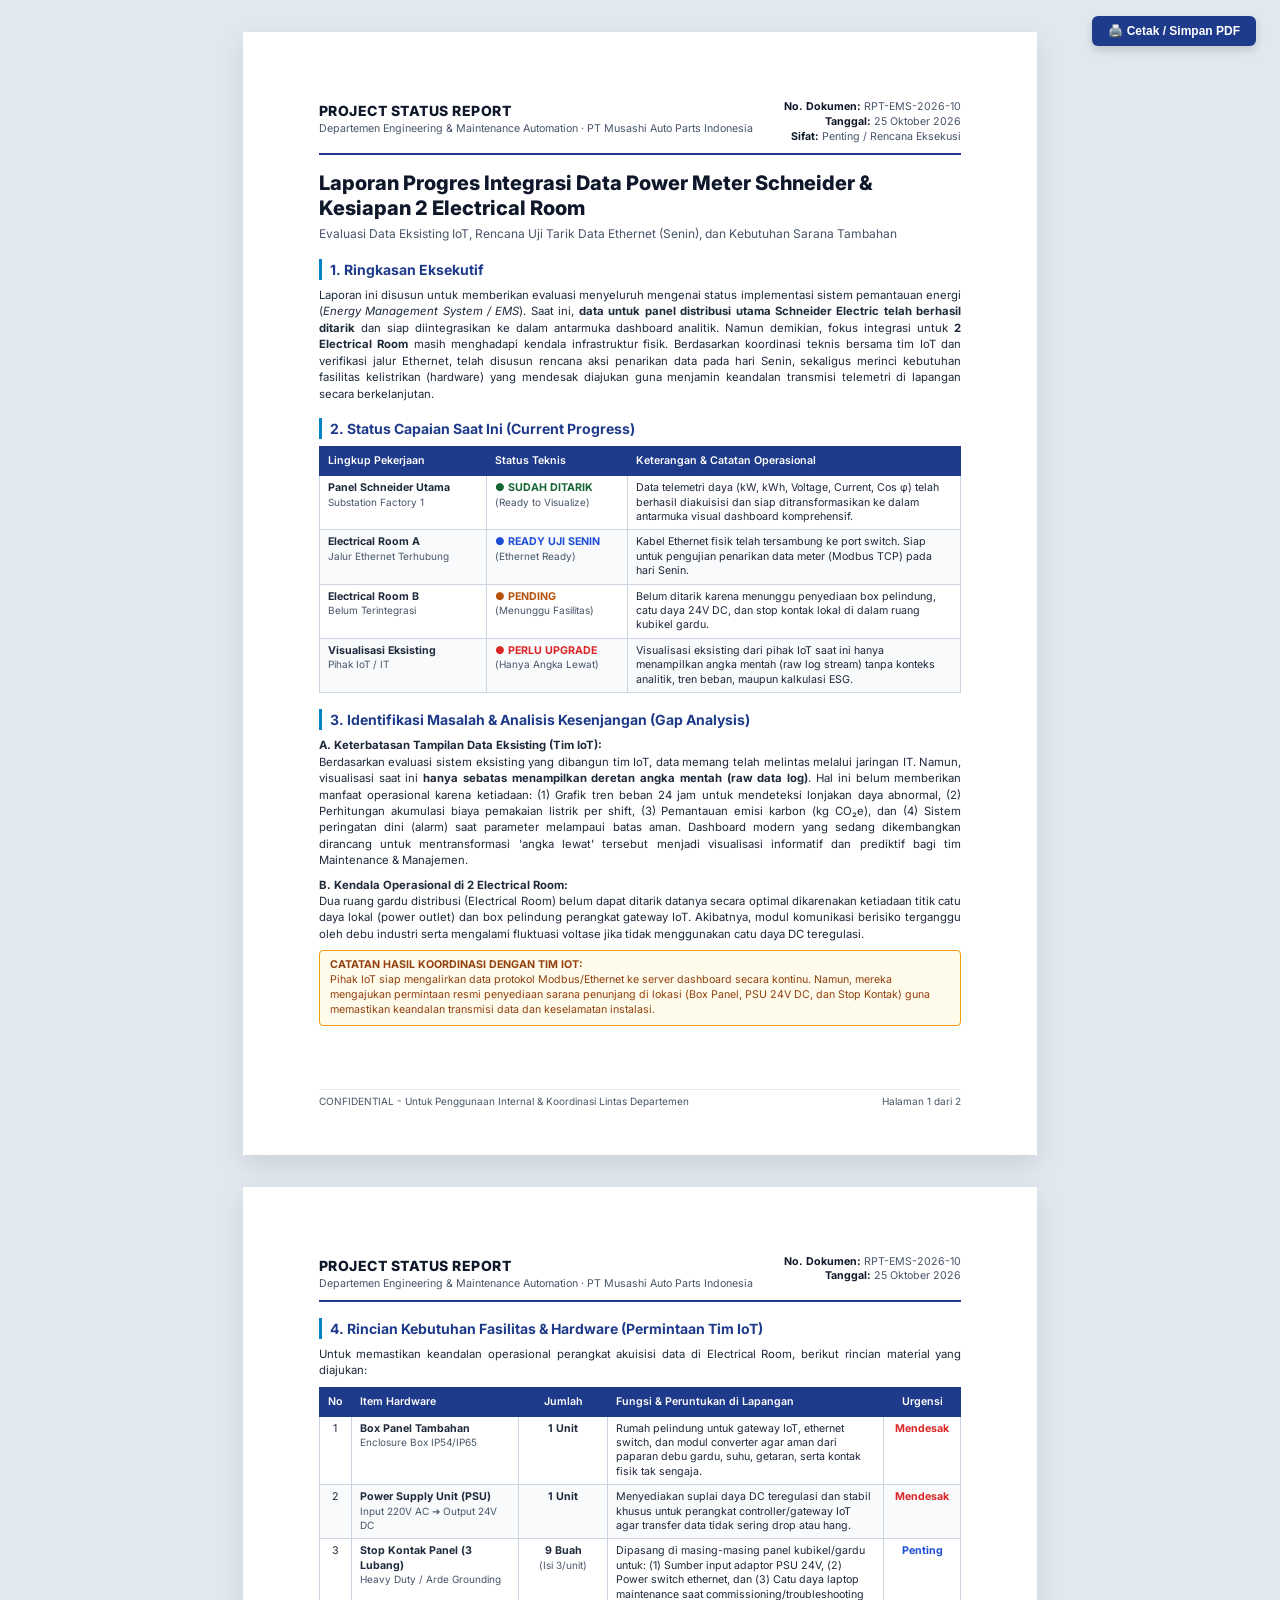
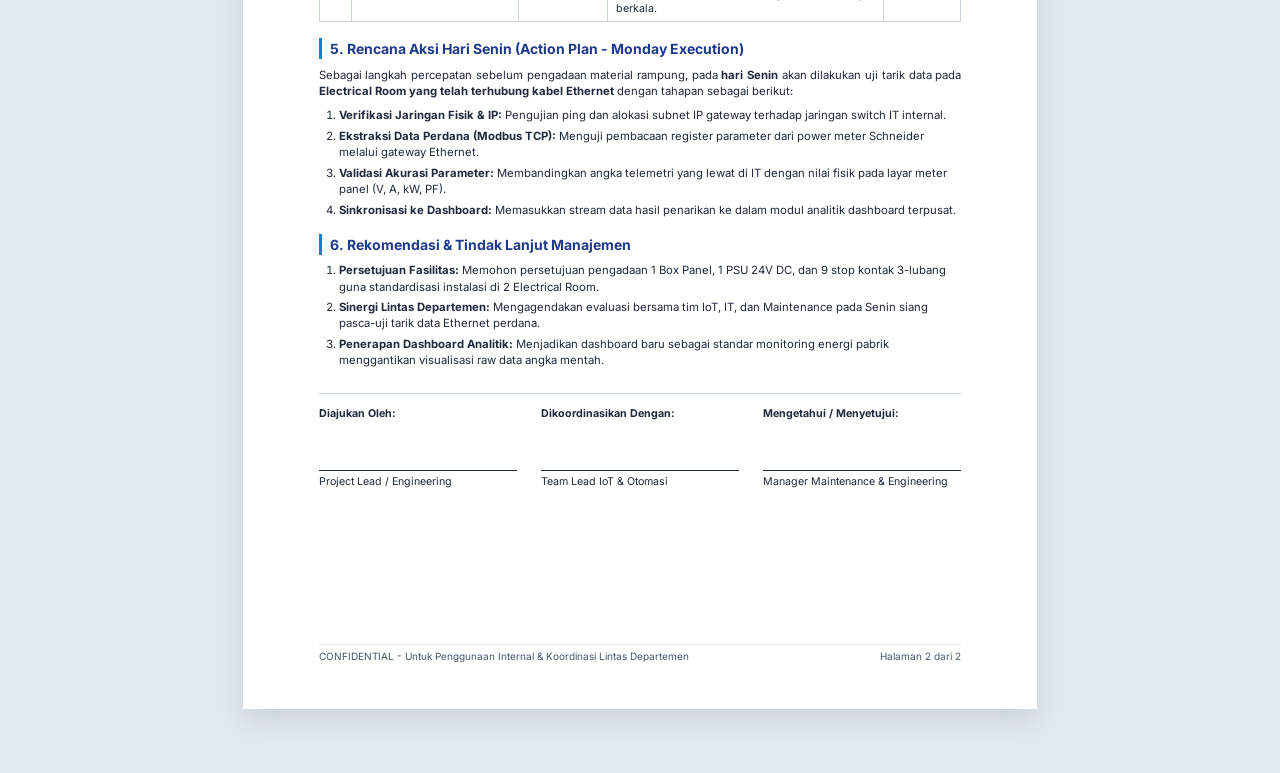
<file: Laporan_Progres_Dashboard_Schneider_Electrical_Room.html>
<!DOCTYPE html>
<html lang="id">
<head>
  <meta charset="UTF-8">
  <meta name="viewport" content="width=device-width, initial-scale=1.0">
  <title>Laporan Progres Integrasi Data Power Meter Schneider & Electrical Room</title>
  <style>
    @import url('https://fonts.googleapis.com/css2?family=Inter:wght@400;500;600;700;800&family=JetBrains+Mono:wght@400;600&display=swap');

    :root {
      --primary: #0f172a;
      --navy: #1e3a8a;
      --accent: #0284c7;
      --text: #1e293b;
      --muted: #475569;
      --border: #cbd5e1;
      --bg-alt: #f8fafc;
      --warn-bg: #fffbeb;
      --warn-border: #f59e0b;
      --warn-text: #92400e;
    }

    * {
      box-sizing: border-box;
      margin: 0;
      padding: 0;
    }

    body {
      font-family: 'Inter', -apple-system, sans-serif;
      color: var(--text);
      background: #e2e8f0;
      font-size: 11pt;
      line-height: 1.5;
      padding: 2rem 1rem;
    }

    .report-sheet {
      background: #ffffff;
      width: 210mm;
      min-height: 297mm;
      margin: 0 auto 2rem auto;
      padding: 18mm 20mm;
      box-shadow: 0 10px 25px rgba(0,0,0,0.1);
      position: relative;
    }

    @media print {
      body {
        background: transparent;
        padding: 0;
      }
      .report-sheet {
        box-shadow: none;
        margin: 0;
        width: 100%;
        min-height: 100vh;
        page-break-after: always;
        padding: 15mm 18mm;
      }
      .no-print {
        display: none !important;
      }
    }

    .header-top {
      display: flex;
      justify-content: space-between;
      align-items: flex-start;
      border-bottom: 2px solid var(--navy);
      padding-bottom: 0.5rem;
      margin-bottom: 1rem;
    }

    .header-left h4 {
      font-size: 10.5pt;
      font-weight: 800;
      color: var(--primary);
      text-transform: uppercase;
      letter-spacing: 0.5px;
    }

    .header-left p {
      font-size: 8pt;
      color: var(--muted);
    }

    .header-right {
      text-align: right;
      font-size: 8pt;
      color: var(--muted);
      line-height: 1.4;
    }

    .header-right strong {
      color: var(--primary);
    }

    h1.doc-title {
      font-size: 15pt;
      font-weight: 800;
      color: var(--primary);
      line-height: 1.25;
      margin-bottom: 0.25rem;
    }

    p.doc-subtitle {
      font-size: 9pt;
      color: var(--muted);
      margin-bottom: 1rem;
    }

    h2.section-title {
      font-size: 10.5pt;
      font-weight: 700;
      color: var(--navy);
      border-left: 3.5px solid var(--accent);
      padding-left: 0.5rem;
      margin-top: 1rem;
      margin-bottom: 0.45rem;
    }

    p.content-para {
      font-size: 8.5pt;
      line-height: 1.45;
      color: var(--text);
      margin-bottom: 0.5rem;
      text-align: justify;
    }

    table.data-table {
      width: 100%;
      border-collapse: collapse;
      font-size: 8pt;
      margin-bottom: 0.75rem;
    }

    table.data-table th {
      background: var(--navy);
      color: #ffffff;
      font-weight: 600;
      text-align: left;
      padding: 6px 8px;
      border: 1px solid var(--navy);
    }

    table.data-table td {
      padding: 5px 8px;
      border: 1px solid var(--border);
      vertical-align: top;
      line-height: 1.35;
    }

    table.data-table tr:nth-child(even) td {
      background: var(--bg-alt);
    }

    .badge-success {
      color: #166534;
      font-weight: 700;
    }

    .badge-ready {
      color: #1d4ed8;
      font-weight: 700;
    }

    .badge-pending {
      color: #b45309;
      font-weight: 700;
    }

    .badge-danger {
      color: #dc2626;
      font-weight: 700;
    }

    .callout-box {
      background: var(--warn-bg);
      border: 1px solid var(--warn-border);
      border-radius: 4px;
      padding: 7px 10px;
      font-size: 8pt;
      color: var(--warn-text);
      line-height: 1.4;
      margin-top: 0.5rem;
    }

    .action-list {
      font-size: 8.5pt;
      line-height: 1.45;
      padding-left: 1.25rem;
      margin-bottom: 0.6rem;
    }

    .action-list li {
      margin-bottom: 0.25rem;
    }

    .signature-grid {
      display: grid;
      grid-template-columns: repeat(3, 1fr);
      gap: 1.5rem;
      margin-top: 1.5rem;
      padding-top: 0.75rem;
      border-top: 1px solid var(--border);
    }

    .sig-col {
      font-size: 8pt;
      color: var(--text);
    }

    .sig-space {
      height: 48px;
    }

    .sig-line {
      border-bottom: 1px solid var(--text);
      margin-bottom: 0.2rem;
    }

    .sheet-footer {
      position: absolute;
      bottom: 12mm;
      left: 20mm;
      right: 20mm;
      display: flex;
      justify-content: space-between;
      border-top: 1px solid #e2e8f0;
      padding-top: 4px;
      font-size: 7.5pt;
      color: var(--muted);
    }

    .print-btn-bar {
      position: fixed;
      top: 1rem;
      right: 1.5rem;
      z-index: 999;
      display: flex;
      gap: 0.5rem;
    }

    .btn-action {
      background: var(--navy);
      color: #ffffff;
      border: none;
      padding: 0.5rem 1rem;
      font-weight: 600;
      font-size: 9pt;
      border-radius: 6px;
      cursor: pointer;
      box-shadow: 0 4px 10px rgba(0,0,0,0.15);
    }

    .btn-action:hover {
      background: #172554;
    }
  </style>
</head>
<body>

  <div class="print-btn-bar no-print">
    <button class="btn-action" onclick="window.print()">🖨️ Cetak / Simpan PDF</button>
  </div>

  <!-- ==================== HALAMAN 1 ==================== -->
  <div class="report-sheet">
    <div class="header-top">
      <div class="header-left">
        <h4>PROJECT STATUS REPORT</h4>
        <p>Departemen Engineering & Maintenance Automation · PT Musashi Auto Parts Indonesia</p>
      </div>
      <div class="header-right">
        <div><strong>No. Dokumen:</strong> RPT-EMS-2026-10</div>
        <div><strong>Tanggal:</strong> 25 Oktober 2026</div>
        <div><strong>Sifat:</strong> Penting / Rencana Eksekusi</div>
      </div>
    </div>

    <h1 class="doc-title">Laporan Progres Integrasi Data Power Meter Schneider & Kesiapan 2 Electrical Room</h1>
    <p class="doc-subtitle">Evaluasi Data Eksisting IoT, Rencana Uji Tarik Data Ethernet (Senin), dan Kebutuhan Sarana Tambahan</p>

    <h2 class="section-title">1. Ringkasan Eksekutif</h2>
    <p class="content-para">
      Laporan ini disusun untuk memberikan evaluasi menyeluruh mengenai status implementasi sistem pemantauan energi 
      (<em>Energy Management System / EMS</em>). Saat ini, <strong>data untuk panel distribusi utama Schneider Electric telah berhasil ditarik</strong> 
      dan siap diintegrasikan ke dalam antarmuka dashboard analitik. Namun demikian, fokus integrasi untuk <strong>2 Electrical Room</strong> masih 
      menghadapi kendala infrastruktur fisik. Berdasarkan koordinasi teknis bersama tim IoT dan verifikasi jalur Ethernet, telah disusun rencana aksi 
      penarikan data pada hari Senin, sekaligus merinci kebutuhan fasilitas kelistrikan (hardware) yang mendesak diajukan guna menjamin keandalan 
      transmisi telemetri di lapangan secara berkelanjutan.
    </p>

    <h2 class="section-title">2. Status Capaian Saat Ini (Current Progress)</h2>
    <table class="data-table">
      <thead>
        <tr>
          <th style="width:26%;">Lingkup Pekerjaan</th>
          <th style="width:22%;">Status Teknis</th>
          <th style="width:52%;">Keterangan & Catatan Operasional</th>
        </tr>
      </thead>
      <tbody>
        <tr>
          <td><strong>Panel Schneider Utama</strong><br><span style="color:var(--muted); font-size:7.5pt;">Substation Factory 1</span></td>
          <td><span class="badge-success">● SUDAH DITARIK</span><br><span style="font-size:7.5pt; color:var(--muted);">(Ready to Visualize)</span></td>
          <td>Data telemetri daya (kW, kWh, Voltage, Current, Cos φ) telah berhasil diakuisisi dan siap ditransformasikan ke dalam antarmuka visual dashboard komprehensif.</td>
        </tr>
        <tr>
          <td><strong>Electrical Room A</strong><br><span style="color:var(--muted); font-size:7.5pt;">Jalur Ethernet Terhubung</span></td>
          <td><span class="badge-ready">● READY UJI SENIN</span><br><span style="font-size:7.5pt; color:var(--muted);">(Ethernet Ready)</span></td>
          <td>Kabel Ethernet fisik telah tersambung ke port switch. Siap untuk pengujian penarikan data meter (Modbus TCP) pada hari Senin.</td>
        </tr>
        <tr>
          <td><strong>Electrical Room B</strong><br><span style="color:var(--muted); font-size:7.5pt;">Belum Terintegrasi</span></td>
          <td><span class="badge-pending">● PENDING</span><br><span style="font-size:7.5pt; color:var(--muted);">(Menunggu Fasilitas)</span></td>
          <td>Belum ditarik karena menunggu penyediaan box pelindung, catu daya 24V DC, dan stop kontak lokal di dalam ruang kubikel gardu.</td>
        </tr>
        <tr>
          <td><strong>Visualisasi Eksisting</strong><br><span style="color:var(--muted); font-size:7.5pt;">Pihak IoT / IT</span></td>
          <td><span class="badge-danger">● PERLU UPGRADE</span><br><span style="font-size:7.5pt; color:var(--muted);">(Hanya Angka Lewat)</span></td>
          <td>Visualisasi eksisting dari pihak IoT saat ini hanya menampilkan angka mentah (raw log stream) tanpa konteks analitik, tren beban, maupun kalkulasi ESG.</td>
        </tr>
      </tbody>
    </table>

    <h2 class="section-title">3. Identifikasi Masalah & Analisis Kesenjangan (Gap Analysis)</h2>
    <p class="content-para">
      <strong>A. Keterbatasan Tampilan Data Eksisting (Tim IoT):</strong><br>
      Berdasarkan evaluasi sistem eksisting yang dibangun tim IoT, data memang telah melintas melalui jaringan IT. Namun, visualisasi saat ini 
      <strong>hanya sebatas menampilkan deretan angka mentah (raw data log)</strong>. Hal ini belum memberikan manfaat operasional karena ketiadaan: 
      (1) Grafik tren beban 24 jam untuk mendeteksi lonjakan daya abnormal, (2) Perhitungan akumulasi biaya pemakaian listrik per shift, 
      (3) Pemantauan emisi karbon (kg CO₂e), dan (4) Sistem peringatan dini (alarm) saat parameter melampaui batas aman. 
      Dashboard modern yang sedang dikembangkan dirancang untuk mentransformasi 'angka lewat' tersebut menjadi visualisasi informatif dan prediktif bagi tim Maintenance & Manajemen.
    </p>
    <p class="content-para">
      <strong>B. Kendala Operasional di 2 Electrical Room:</strong><br>
      Dua ruang gardu distribusi (Electrical Room) belum dapat ditarik datanya secara optimal dikarenakan ketiadaan titik catu daya lokal 
      (power outlet) dan box pelindung perangkat gateway IoT. Akibatnya, modul komunikasi berisiko terganggu oleh debu industri serta mengalami 
      fluktuasi voltase jika tidak menggunakan catu daya DC teregulasi.
    </p>

    <div class="callout-box">
      <strong>CATATAN HASIL KOORDINASI DENGAN TIM IOT:</strong><br>
      Pihak IoT siap mengalirkan data protokol Modbus/Ethernet ke server dashboard secara kontinu. Namun, mereka mengajukan permintaan resmi 
      penyediaan sarana penunjang di lokasi (Box Panel, PSU 24V DC, dan Stop Kontak) guna memastikan keandalan transmisi data dan keselamatan instalasi.
    </div>

    <div class="sheet-footer">
      <span>CONFIDENTIAL - Untuk Penggunaan Internal & Koordinasi Lintas Departemen</span>
      <span>Halaman 1 dari 2</span>
    </div>
  </div>

  <!-- ==================== HALAMAN 2 ==================== -->
  <div class="report-sheet">
    <div class="header-top">
      <div class="header-left">
        <h4>PROJECT STATUS REPORT</h4>
        <p>Departemen Engineering & Maintenance Automation · PT Musashi Auto Parts Indonesia</p>
      </div>
      <div class="header-right">
        <div><strong>No. Dokumen:</strong> RPT-EMS-2026-10</div>
        <div><strong>Tanggal:</strong> 25 Oktober 2026</div>
      </div>
    </div>

    <h2 class="section-title">4. Rincian Kebutuhan Fasilitas & Hardware (Permintaan Tim IoT)</h2>
    <p class="content-para">Untuk memastikan keandalan operasional perangkat akuisisi data di Electrical Room, berikut rincian material yang diajukan:</p>

    <table class="data-table">
      <thead>
        <tr>
          <th style="width:5%; text-align:center;">No</th>
          <th style="width:26%;">Item Hardware</th>
          <th style="width:14%; text-align:center;">Jumlah</th>
          <th style="width:43%;">Fungsi & Peruntukan di Lapangan</th>
          <th style="width:12%; text-align:center;">Urgensi</th>
        </tr>
      </thead>
      <tbody>
        <tr>
          <td style="text-align:center;">1</td>
          <td><strong>Box Panel Tambahan</strong><br><span style="font-size:7.5pt; color:var(--muted);">Enclosure Box IP54/IP65</span></td>
          <td style="text-align:center;"><strong>1 Unit</strong></td>
          <td>Rumah pelindung untuk gateway IoT, ethernet switch, dan modul converter agar aman dari paparan debu gardu, suhu, getaran, serta kontak fisik tak sengaja.</td>
          <td style="text-align:center;"><span class="badge-danger">Mendesak</span></td>
        </tr>
        <tr>
          <td style="text-align:center;">2</td>
          <td><strong>Power Supply Unit (PSU)</strong><br><span style="font-size:7.5pt; color:var(--muted);">Input 220V AC ➔ Output 24V DC</span></td>
          <td style="text-align:center;"><strong>1 Unit</strong></td>
          <td>Menyediakan suplai daya DC teregulasi dan stabil khusus untuk perangkat controller/gateway IoT agar transfer data tidak sering drop atau hang.</td>
          <td style="text-align:center;"><span class="badge-danger">Mendesak</span></td>
        </tr>
        <tr>
          <td style="text-align:center;">3</td>
          <td><strong>Stop Kontak Panel (3 Lubang)</strong><br><span style="font-size:7.5pt; color:var(--muted);">Heavy Duty / Arde Grounding</span></td>
          <td style="text-align:center;"><strong>9 Buah</strong><br><span style="font-size:7.5pt; color:var(--muted);">(Isi 3/unit)</span></td>
          <td>Dipasang di masing-masing panel kubikel/gardu untuk: (1) Sumber input adaptor PSU 24V, (2) Power switch ethernet, dan (3) Catu daya laptop maintenance saat commissioning/troubleshooting berkala.</td>
          <td style="text-align:center;"><span class="badge-ready">Penting</span></td>
        </tr>
      </tbody>
    </table>

    <h2 class="section-title">5. Rencana Aksi Hari Senin (Action Plan - Monday Execution)</h2>
    <p class="content-para">
      Sebagai langkah percepatan sebelum pengadaan material rampung, pada <strong>hari Senin</strong> akan dilakukan uji tarik data pada 
      <strong>Electrical Room yang telah terhubung kabel Ethernet</strong> dengan tahapan sebagai berikut:
    </p>
    <ol class="action-list">
      <li><strong>Verifikasi Jaringan Fisik & IP:</strong> Pengujian ping dan alokasi subnet IP gateway terhadap jaringan switch IT internal.</li>
      <li><strong>Ekstraksi Data Perdana (Modbus TCP):</strong> Menguji pembacaan register parameter dari power meter Schneider melalui gateway Ethernet.</li>
      <li><strong>Validasi Akurasi Parameter:</strong> Membandingkan angka telemetri yang lewat di IT dengan nilai fisik pada layar meter panel (V, A, kW, PF).</li>
      <li><strong>Sinkronisasi ke Dashboard:</strong> Memasukkan stream data hasil penarikan ke dalam modul analitik dashboard terpusat.</li>
    </ol>

    <h2 class="section-title">6. Rekomendasi & Tindak Lanjut Manajemen</h2>
    <ol class="action-list">
      <li><strong>Persetujuan Fasilitas:</strong> Memohon persetujuan pengadaan 1 Box Panel, 1 PSU 24V DC, dan 9 stop kontak 3-lubang guna standardisasi instalasi di 2 Electrical Room.</li>
      <li><strong>Sinergi Lintas Departemen:</strong> Mengagendakan evaluasi bersama tim IoT, IT, dan Maintenance pada Senin siang pasca-uji tarik data Ethernet perdana.</li>
      <li><strong>Penerapan Dashboard Analitik:</strong> Menjadikan dashboard baru sebagai standar monitoring energi pabrik menggantikan visualisasi raw data angka mentah.</li>
    </ol>

    <div class="signature-grid">
      <div class="sig-col">
        <strong>Diajukan Oleh:</strong>
        <div class="sig-space"></div>
        <div class="sig-line"></div>
        <span>Project Lead / Engineering</span>
      </div>
      <div class="sig-col">
        <strong>Dikoordinasikan Dengan:</strong>
        <div class="sig-space"></div>
        <div class="sig-line"></div>
        <span>Team Lead IoT & Otomasi</span>
      </div>
      <div class="sig-col">
        <strong>Mengetahui / Menyetujui:</strong>
        <div class="sig-space"></div>
        <div class="sig-line"></div>
        <span>Manager Maintenance & Engineering</span>
      </div>
    </div>

    <div class="sheet-footer">
      <span>CONFIDENTIAL - Untuk Penggunaan Internal & Koordinasi Lintas Departemen</span>
      <span>Halaman 2 dari 2</span>
    </div>
  </div>

</body>
</html>
</file>
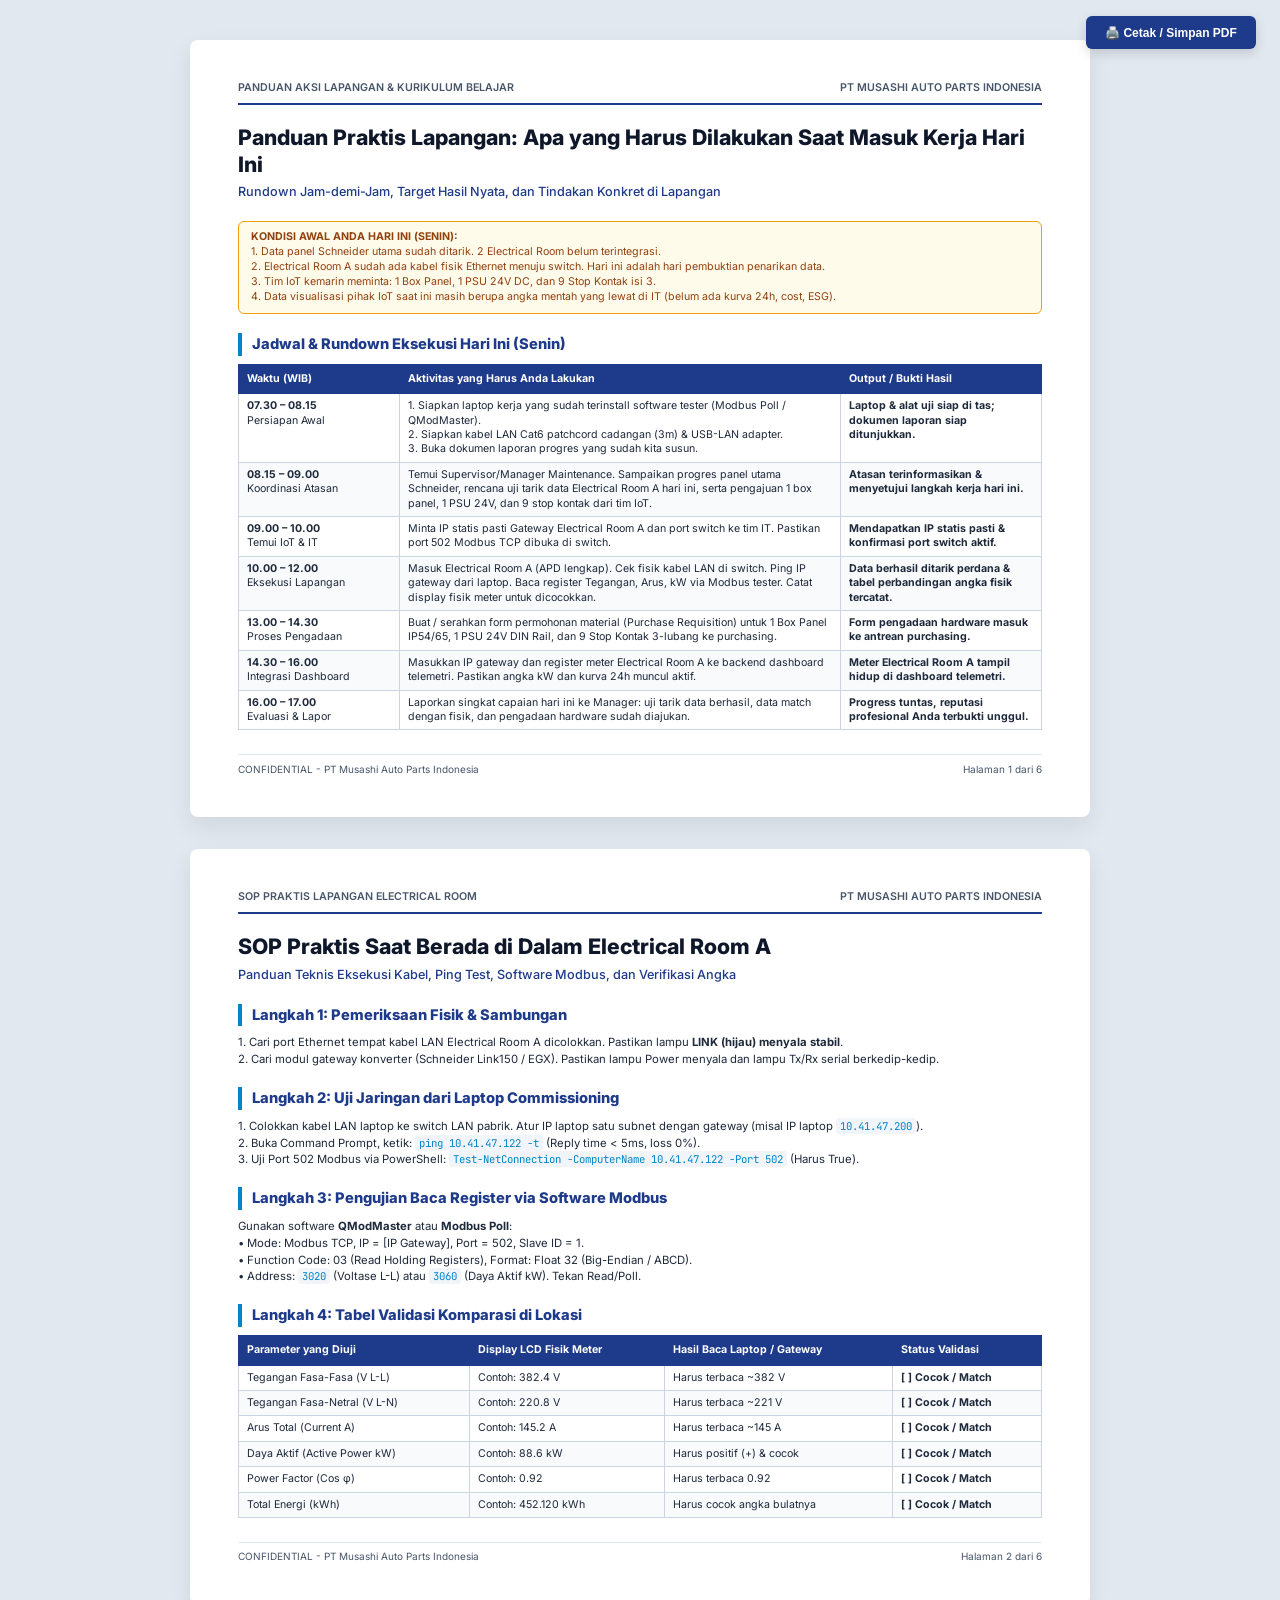
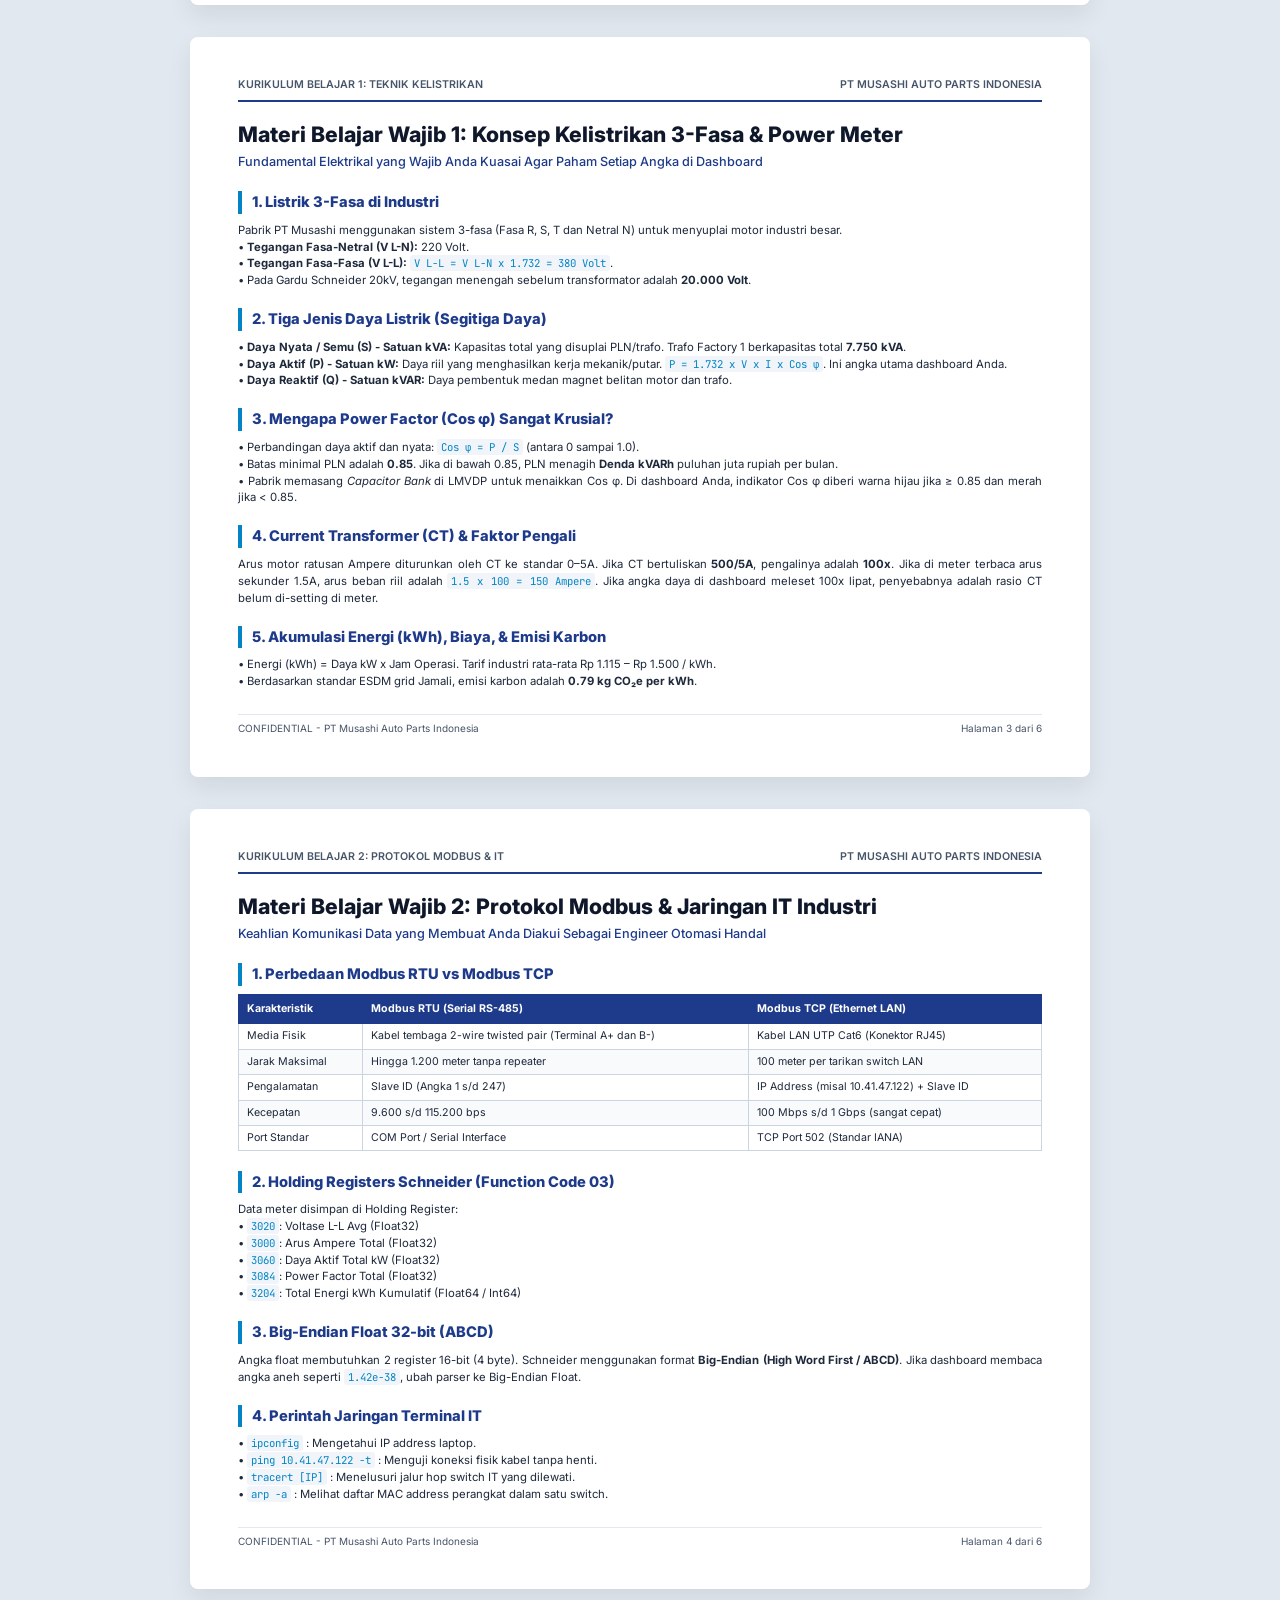
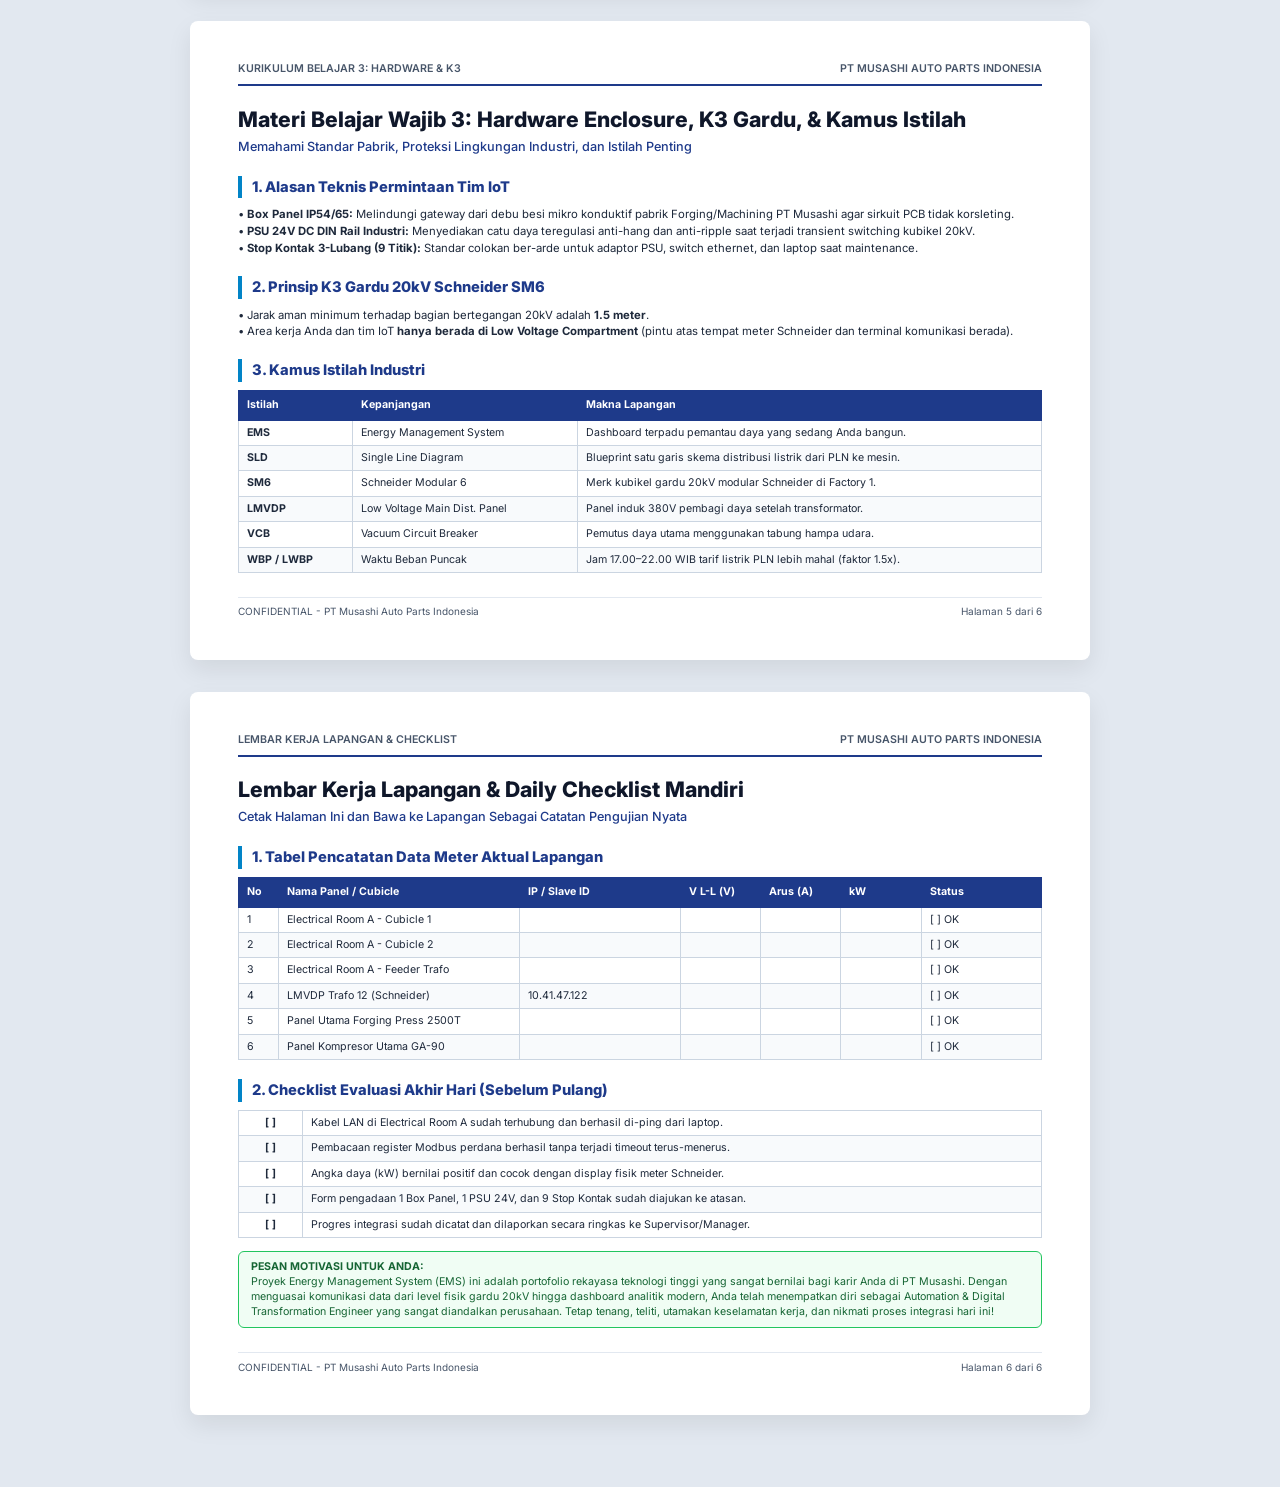
<file: Panduan_Aksi_Harian_Dan_Materi_Belajar_EMS.html>
<!DOCTYPE html>
<html lang="id">
<head>
  <meta charset="UTF-8">
  <meta name="viewport" content="width=device-width, initial-scale=1.0">
  <title>Panduan Aksi Lapangan & Kurikulum Belajar EMS Schneider - PT Musashi</title>
  <style>
    @import url('https://fonts.googleapis.com/css2?family=Inter:wght@400;500;600;700;800&family=JetBrains+Mono:wght@400;600&display=swap');

    :root {
      --primary: #0f172a;
      --navy: #1e3a8a;
      --sky: #0284c7;
      --text: #1e293b;
      --muted: #475569;
      --border: #cbd5e1;
      --bg-alt: #f8fafc;
      --warn-bg: #fffbeb;
      --warn-border: #f59e0b;
      --warn-text: #92400e;
      --success-bg: #f0fdf4;
      --success-border: #22c55e;
      --success-text: #166534;
    }

    * { box-sizing: border-box; margin: 0; padding: 0; }

    body {
      font-family: 'Inter', -apple-system, sans-serif;
      color: var(--text);
      background: #e2e8f0;
      font-size: 10pt;
      line-height: 1.55;
      padding: 2.5rem 1rem;
    }

    .master-wrapper { max-width: 900px; margin: 0 auto; }

    .sheet-card {
      background: #ffffff;
      padding: 2.5rem 3rem;
      margin-bottom: 2rem;
      border-radius: 8px;
      box-shadow: 0 10px 25px rgba(0,0,0,0.08);
      position: relative;
    }

    @media print {
      body { background: transparent; padding: 0; }
      .sheet-card {
        box-shadow: none;
        border-radius: 0;
        margin: 0;
        padding: 16mm 18mm;
        page-break-after: always;
      }
      .no-print { display: none !important; }
    }

    .top-toolbar {
      position: fixed;
      top: 1rem;
      right: 1.5rem;
      z-index: 1000;
      display: flex;
      gap: 0.5rem;
    }

    .btn-print {
      background: var(--navy);
      color: #ffffff;
      border: none;
      padding: 0.6rem 1.2rem;
      border-radius: 6px;
      font-weight: 700;
      font-size: 9pt;
      cursor: pointer;
      box-shadow: 0 4px 12px rgba(0,0,0,0.15);
    }
    .btn-print:hover { background: #172554; }

    .header-bar {
      display: flex;
      justify-content: space-between;
      border-bottom: 2px solid var(--navy);
      padding-bottom: 0.4rem;
      margin-bottom: 1.2rem;
      font-size: 8pt;
      color: var(--muted);
      font-weight: 600;
    }

    h1.title-main {
      font-size: 16pt;
      font-weight: 800;
      color: var(--primary);
      line-height: 1.25;
      margin-bottom: 0.35rem;
    }

    p.subtitle-main {
      font-size: 9.5pt;
      color: var(--navy);
      margin-bottom: 1.2rem;
      font-weight: 500;
    }

    h2.section-header {
      font-size: 11pt;
      font-weight: 800;
      color: var(--navy);
      border-left: 4px solid var(--sky);
      padding-left: 0.6rem;
      margin-top: 1.2rem;
      margin-bottom: 0.5rem;
    }

    h3.sub-header {
      font-size: 9.5pt;
      font-weight: 700;
      color: var(--primary);
      margin-top: 0.8rem;
      margin-bottom: 0.3rem;
    }

    p {
      font-size: 8.5pt;
      line-height: 1.48;
      margin-bottom: 0.55rem;
      color: var(--text);
      text-align: justify;
    }

    table.custom-table {
      width: 100%;
      border-collapse: collapse;
      font-size: 8pt;
      margin-top: 0.4rem;
      margin-bottom: 0.8rem;
    }

    table.custom-table th {
      background: var(--navy);
      color: #ffffff;
      font-weight: 700;
      padding: 6px 8px;
      border: 1px solid var(--navy);
      text-align: left;
    }

    table.custom-table td {
      padding: 5px 8px;
      border: 1px solid var(--border);
      vertical-align: top;
      line-height: 1.35;
    }

    table.custom-table tr:nth-child(even) td { background: var(--bg-alt); }

    .callout-warn {
      background: var(--warn-bg);
      border: 1px solid var(--warn-border);
      border-radius: 6px;
      padding: 8px 12px;
      margin: 0.6rem 0;
      font-size: 8pt;
      color: var(--warn-text);
      line-height: 1.4;
    }

    .callout-success {
      background: var(--success-bg);
      border: 1px solid var(--success-border);
      border-radius: 6px;
      padding: 8px 12px;
      margin: 0.6rem 0;
      font-size: 8pt;
      color: var(--success-text);
      line-height: 1.4;
    }

    code {
      font-family: 'JetBrains Mono', monospace;
      background: #f1f5f9;
      padding: 1px 4px;
      border-radius: 3px;
      color: var(--sky);
      font-size: 8pt;
    }

    .footer-bar {
      border-top: 1px solid #e2e8f0;
      padding-top: 0.4rem;
      margin-top: 1.5rem;
      display: flex;
      justify-content: space-between;
      font-size: 7.5pt;
      color: var(--muted);
    }
  </style>
</head>
<body>

  <div class="top-toolbar no-print">
    <button class="btn-print" onclick="window.print()">🖨️ Cetak / Simpan PDF</button>
  </div>

  <div class="master-wrapper">

    <!-- HALAMAN 1 -->
    <div class="sheet-card">
      <div class="header-bar">
        <span>PANDUAN AKSI LAPANGAN & KURIKULUM BELAJAR</span>
        <span>PT MUSASHI AUTO PARTS INDONESIA</span>
      </div>
      <h1 class="title-main">Panduan Praktis Lapangan: Apa yang Harus Dilakukan Saat Masuk Kerja Hari Ini</h1>
      <p class="subtitle-main">Rundown Jam-demi-Jam, Target Hasil Nyata, dan Tindakan Konkret di Lapangan</p>

      <div class="callout-warn">
        <strong>KONDISI AWAL ANDA HARI INI (SENIN):</strong><br>
        1. Data panel Schneider utama sudah ditarik. 2 Electrical Room belum terintegrasi.<br>
        2. Electrical Room A sudah ada kabel fisik Ethernet menuju switch. Hari ini adalah hari pembuktian penarikan data.<br>
        3. Tim IoT kemarin meminta: 1 Box Panel, 1 PSU 24V DC, dan 9 Stop Kontak isi 3.<br>
        4. Data visualisasi pihak IoT saat ini masih berupa angka mentah yang lewat di IT (belum ada kurva 24h, cost, ESG).
      </div>

      <h2 class="section-header">Jadwal & Rundown Eksekusi Hari Ini (Senin)</h2>
      <table class="custom-table">
        <thead>
          <tr>
            <th style="width:20%;">Waktu (WIB)</th>
            <th style="width:55%;">Aktivitas yang Harus Anda Lakukan</th>
            <th style="width:25%;">Output / Bukti Hasil</th>
          </tr>
        </thead>
        <tbody>
          <tr>
            <td><strong>07.30 – 08.15</strong><br>Persiapan Awal</td>
            <td>1. Siapkan laptop kerja yang sudah terinstall software tester (Modbus Poll / QModMaster).<br>2. Siapkan kabel LAN Cat6 patchcord cadangan (3m) & USB-LAN adapter.<br>3. Buka dokumen laporan progres yang sudah kita susun.</td>
            <td><strong>Laptop & alat uji siap di tas; dokumen laporan siap ditunjukkan.</strong></td>
          </tr>
          <tr>
            <td><strong>08.15 – 09.00</strong><br>Koordinasi Atasan</td>
            <td>Temui Supervisor/Manager Maintenance. Sampaikan progres panel utama Schneider, rencana uji tarik data Electrical Room A hari ini, serta pengajuan 1 box panel, 1 PSU 24V, dan 9 stop kontak dari tim IoT.</td>
            <td><strong>Atasan terinformasikan & menyetujui langkah kerja hari ini.</strong></td>
          </tr>
          <tr>
            <td><strong>09.00 – 10.00</strong><br>Temui IoT & IT</td>
            <td>Minta IP statis pasti Gateway Electrical Room A dan port switch ke tim IT. Pastikan port 502 Modbus TCP dibuka di switch.</td>
            <td><strong>Mendapatkan IP statis pasti & konfirmasi port switch aktif.</strong></td>
          </tr>
          <tr>
            <td><strong>10.00 – 12.00</strong><br>Eksekusi Lapangan</td>
            <td>Masuk Electrical Room A (APD lengkap). Cek fisik kabel LAN di switch. Ping IP gateway dari laptop. Baca register Tegangan, Arus, kW via Modbus tester. Catat display fisik meter untuk dicocokkan.</td>
            <td><strong>Data berhasil ditarik perdana & tabel perbandingan angka fisik tercatat.</strong></td>
          </tr>
          <tr>
            <td><strong>13.00 – 14.30</strong><br>Proses Pengadaan</td>
            <td>Buat / serahkan form permohonan material (Purchase Requisition) untuk 1 Box Panel IP54/65, 1 PSU 24V DIN Rail, dan 9 Stop Kontak 3-lubang ke purchasing.</td>
            <td><strong>Form pengadaan hardware masuk ke antrean purchasing.</strong></td>
          </tr>
          <tr>
            <td><strong>14.30 – 16.00</strong><br>Integrasi Dashboard</td>
            <td>Masukkan IP gateway dan register meter Electrical Room A ke backend dashboard telemetri. Pastikan angka kW dan kurva 24h muncul aktif.</td>
            <td><strong>Meter Electrical Room A tampil hidup di dashboard telemetri.</strong></td>
          </tr>
          <tr>
            <td><strong>16.00 – 17.00</strong><br>Evaluasi & Lapor</td>
            <td>Laporkan singkat capaian hari ini ke Manager: uji tarik data berhasil, data match dengan fisik, dan pengadaan hardware sudah diajukan.</td>
            <td><strong>Progress tuntas, reputasi profesional Anda terbukti unggul.</strong></td>
          </tr>
        </tbody>
      </table>

      <div class="footer-bar">
        <span>CONFIDENTIAL - PT Musashi Auto Parts Indonesia</span>
        <span>Halaman 1 dari 6</span>
      </div>
    </div>

    <!-- HALAMAN 2 -->
    <div class="sheet-card">
      <div class="header-bar">
        <span>SOP PRAKTIS LAPANGAN ELECTRICAL ROOM</span>
        <span>PT MUSASHI AUTO PARTS INDONESIA</span>
      </div>
      <h1 class="title-main">SOP Praktis Saat Berada di Dalam Electrical Room A</h1>
      <p class="subtitle-main">Panduan Teknis Eksekusi Kabel, Ping Test, Software Modbus, dan Verifikasi Angka</p>

      <h2 class="section-header">Langkah 1: Pemeriksaan Fisik & Sambungan</h2>
      <p>
        1. Cari port Ethernet tempat kabel LAN Electrical Room A dicolokkan. Pastikan lampu <strong>LINK (hijau) menyala stabil</strong>.<br>
        2. Cari modul gateway konverter (Schneider Link150 / EGX). Pastikan lampu Power menyala dan lampu Tx/Rx serial berkedip-kedip.
      </p>

      <h2 class="section-header">Langkah 2: Uji Jaringan dari Laptop Commissioning</h2>
      <p>
        1. Colokkan kabel LAN laptop ke switch LAN pabrik. Atur IP laptop satu subnet dengan gateway (misal IP laptop <code>10.41.47.200</code>).<br>
        2. Buka Command Prompt, ketik: <code>ping 10.41.47.122 -t</code> (Reply time &lt; 5ms, loss 0%).<br>
        3. Uji Port 502 Modbus via PowerShell: <code>Test-NetConnection -ComputerName 10.41.47.122 -Port 502</code> (Harus True).
      </p>

      <h2 class="section-header">Langkah 3: Pengujian Baca Register via Software Modbus</h2>
      <p>
        Gunakan software <strong>QModMaster</strong> atau <strong>Modbus Poll</strong>:<br>
        • Mode: Modbus TCP, IP = [IP Gateway], Port = 502, Slave ID = 1.<br>
        • Function Code: 03 (Read Holding Registers), Format: Float 32 (Big-Endian / ABCD).<br>
        • Address: <code>3020</code> (Voltase L-L) atau <code>3060</code> (Daya Aktif kW). Tekan Read/Poll.
      </p>

      <h2 class="section-header">Langkah 4: Tabel Validasi Komparasi di Lokasi</h2>
      <table class="custom-table">
        <thead>
          <tr>
            <th>Parameter yang Diuji</th>
            <th>Display LCD Fisik Meter</th>
            <th>Hasil Baca Laptop / Gateway</th>
            <th>Status Validasi</th>
          </tr>
        </thead>
        <tbody>
          <tr><td>Tegangan Fasa-Fasa (V L-L)</td><td>Contoh: 382.4 V</td><td>Harus terbaca ~382 V</td><td><strong>[ ] Cocok / Match</strong></td></tr>
          <tr><td>Tegangan Fasa-Netral (V L-N)</td><td>Contoh: 220.8 V</td><td>Harus terbaca ~221 V</td><td><strong>[ ] Cocok / Match</strong></td></tr>
          <tr><td>Arus Total (Current A)</td><td>Contoh: 145.2 A</td><td>Harus terbaca ~145 A</td><td><strong>[ ] Cocok / Match</strong></td></tr>
          <tr><td>Daya Aktif (Active Power kW)</td><td>Contoh: 88.6 kW</td><td>Harus positif (+) & cocok</td><td><strong>[ ] Cocok / Match</strong></td></tr>
          <tr><td>Power Factor (Cos φ)</td><td>Contoh: 0.92</td><td>Harus terbaca 0.92</td><td><strong>[ ] Cocok / Match</strong></td></tr>
          <tr><td>Total Energi (kWh)</td><td>Contoh: 452.120 kWh</td><td>Harus cocok angka bulatnya</td><td><strong>[ ] Cocok / Match</strong></td></tr>
        </tbody>
      </table>

      <div class="footer-bar">
        <span>CONFIDENTIAL - PT Musashi Auto Parts Indonesia</span>
        <span>Halaman 2 dari 6</span>
      </div>
    </div>

    <!-- HALAMAN 3 -->
    <div class="sheet-card">
      <div class="header-bar">
        <span>KURIKULUM BELAJAR 1: TEKNIK KELISTRIKAN</span>
        <span>PT MUSASHI AUTO PARTS INDONESIA</span>
      </div>
      <h1 class="title-main">Materi Belajar Wajib 1: Konsep Kelistrikan 3-Fasa & Power Meter</h1>
      <p class="subtitle-main">Fundamental Elektrikal yang Wajib Anda Kuasai Agar Paham Setiap Angka di Dashboard</p>

      <h2 class="section-header">1. Listrik 3-Fasa di Industri</h2>
      <p>
        Pabrik PT Musashi menggunakan sistem 3-fasa (Fasa R, S, T dan Netral N) untuk menyuplai motor industri besar.<br>
        • <strong>Tegangan Fasa-Netral (V L-N):</strong> 220 Volt.<br>
        • <strong>Tegangan Fasa-Fasa (V L-L):</strong> <code>V L-L = V L-N x 1.732 = 380 Volt</code>.<br>
        • Pada Gardu Schneider 20kV, tegangan menengah sebelum transformator adalah <strong>20.000 Volt</strong>.
      </p>

      <h2 class="section-header">2. Tiga Jenis Daya Listrik (Segitiga Daya)</h2>
      <p>
        • <strong>Daya Nyata / Semu (S) - Satuan kVA:</strong> Kapasitas total yang disuplai PLN/trafo. Trafo Factory 1 berkapasitas total <strong>7.750 kVA</strong>.<br>
        • <strong>Daya Aktif (P) - Satuan kW:</strong> Daya riil yang menghasilkan kerja mekanik/putar. <code>P = 1.732 x V x I x Cos φ</code>. Ini angka utama dashboard Anda.<br>
        • <strong>Daya Reaktif (Q) - Satuan kVAR:</strong> Daya pembentuk medan magnet belitan motor dan trafo.
      </p>

      <h2 class="section-header">3. Mengapa Power Factor (Cos φ) Sangat Krusial?</h2>
      <p>
        • Perbandingan daya aktif dan nyata: <code>Cos φ = P / S</code> (antara 0 sampai 1.0).<br>
        • Batas minimal PLN adalah <strong>0.85</strong>. Jika di bawah 0.85, PLN menagih <strong>Denda kVARh</strong> puluhan juta rupiah per bulan.<br>
        • Pabrik memasang <em>Capacitor Bank</em> di LMVDP untuk menaikkan Cos φ. Di dashboard Anda, indikator Cos φ diberi warna hijau jika &ge; 0.85 dan merah jika &lt; 0.85.
      </p>

      <h2 class="section-header">4. Current Transformer (CT) & Faktor Pengali</h2>
      <p>
        Arus motor ratusan Ampere diturunkan oleh CT ke standar 0–5A. Jika CT bertuliskan <strong>500/5A</strong>, pengalinya adalah <strong>100x</strong>. 
        Jika di meter terbaca arus sekunder 1.5A, arus beban riil adalah <code>1.5 x 100 = 150 Ampere</code>. 
        Jika angka daya di dashboard meleset 100x lipat, penyebabnya adalah rasio CT belum di-setting di meter.
      </p>

      <h2 class="section-header">5. Akumulasi Energi (kWh), Biaya, & Emisi Karbon</h2>
      <p>
        • Energi (kWh) = Daya kW x Jam Operasi. Tarif industri rata-rata Rp 1.115 – Rp 1.500 / kWh.<br>
        • Berdasarkan standar ESDM grid Jamali, emisi karbon adalah <strong>0.79 kg CO₂e per kWh</strong>.
      </p>

      <div class="footer-bar">
        <span>CONFIDENTIAL - PT Musashi Auto Parts Indonesia</span>
        <span>Halaman 3 dari 6</span>
      </div>
    </div>

    <!-- HALAMAN 4 -->
    <div class="sheet-card">
      <div class="header-bar">
        <span>KURIKULUM BELAJAR 2: PROTOKOL MODBUS & IT</span>
        <span>PT MUSASHI AUTO PARTS INDONESIA</span>
      </div>
      <h1 class="title-main">Materi Belajar Wajib 2: Protokol Modbus & Jaringan IT Industri</h1>
      <p class="subtitle-main">Keahlian Komunikasi Data yang Membuat Anda Diakui Sebagai Engineer Otomasi Handal</p>

      <h2 class="section-header">1. Perbedaan Modbus RTU vs Modbus TCP</h2>
      <table class="custom-table">
        <thead>
          <tr>
            <th>Karakteristik</th>
            <th>Modbus RTU (Serial RS-485)</th>
            <th>Modbus TCP (Ethernet LAN)</th>
          </tr>
        </thead>
        <tbody>
          <tr><td>Media Fisik</td><td>Kabel tembaga 2-wire twisted pair (Terminal A+ dan B-)</td><td>Kabel LAN UTP Cat6 (Konektor RJ45)</td></tr>
          <tr><td>Jarak Maksimal</td><td>Hingga 1.200 meter tanpa repeater</td><td>100 meter per tarikan switch LAN</td></tr>
          <tr><td>Pengalamatan</td><td>Slave ID (Angka 1 s/d 247)</td><td>IP Address (misal 10.41.47.122) + Slave ID</td></tr>
          <tr><td>Kecepatan</td><td>9.600 s/d 115.200 bps</td><td>100 Mbps s/d 1 Gbps (sangat cepat)</td></tr>
          <tr><td>Port Standar</td><td>COM Port / Serial Interface</td><td>TCP Port 502 (Standar IANA)</td></tr>
        </tbody>
      </table>

      <h2 class="section-header">2. Holding Registers Schneider (Function Code 03)</h2>
      <p>
        Data meter disimpan di Holding Register:<br>
        • <code>3020</code>: Voltase L-L Avg (Float32)<br>
        • <code>3000</code>: Arus Ampere Total (Float32)<br>
        • <code>3060</code>: Daya Aktif Total kW (Float32)<br>
        • <code>3084</code>: Power Factor Total (Float32)<br>
        • <code>3204</code>: Total Energi kWh Kumulatif (Float64 / Int64)
      </p>

      <h2 class="section-header">3. Big-Endian Float 32-bit (ABCD)</h2>
      <p>
        Angka float membutuhkan 2 register 16-bit (4 byte). Schneider menggunakan format <strong>Big-Endian (High Word First / ABCD)</strong>. 
        Jika dashboard membaca angka aneh seperti <code>1.42e-38</code>, ubah parser ke Big-Endian Float.
      </p>

      <h2 class="section-header">4. Perintah Jaringan Terminal IT</h2>
      <p>
        • <code>ipconfig</code> : Mengetahui IP address laptop.<br>
        • <code>ping 10.41.47.122 -t</code> : Menguji koneksi fisik kabel tanpa henti.<br>
        • <code>tracert [IP]</code> : Menelusuri jalur hop switch IT yang dilewati.<br>
        • <code>arp -a</code> : Melihat daftar MAC address perangkat dalam satu switch.
      </p>

      <div class="footer-bar">
        <span>CONFIDENTIAL - PT Musashi Auto Parts Indonesia</span>
        <span>Halaman 4 dari 6</span>
      </div>
    </div>

    <!-- HALAMAN 5 -->
    <div class="sheet-card">
      <div class="header-bar">
        <span>KURIKULUM BELAJAR 3: HARDWARE & K3</span>
        <span>PT MUSASHI AUTO PARTS INDONESIA</span>
      </div>
      <h1 class="title-main">Materi Belajar Wajib 3: Hardware Enclosure, K3 Gardu, & Kamus Istilah</h1>
      <p class="subtitle-main">Memahami Standar Pabrik, Proteksi Lingkungan Industri, dan Istilah Penting</p>

      <h2 class="section-header">1. Alasan Teknis Permintaan Tim IoT</h2>
      <p>
        • <strong>Box Panel IP54/65:</strong> Melindungi gateway dari debu besi mikro konduktif pabrik Forging/Machining PT Musashi agar sirkuit PCB tidak korsleting.<br>
        • <strong>PSU 24V DC DIN Rail Industri:</strong> Menyediakan catu daya teregulasi anti-hang dan anti-ripple saat terjadi transient switching kubikel 20kV.<br>
        • <strong>Stop Kontak 3-Lubang (9 Titik):</strong> Standar colokan ber-arde untuk adaptor PSU, switch ethernet, dan laptop saat maintenance.
      </p>

      <h2 class="section-header">2. Prinsip K3 Gardu 20kV Schneider SM6</h2>
      <p>
        • Jarak aman minimum terhadap bagian bertegangan 20kV adalah <strong>1.5 meter</strong>.<br>
        • Area kerja Anda dan tim IoT <strong>hanya berada di Low Voltage Compartment</strong> (pintu atas tempat meter Schneider dan terminal komunikasi berada).
      </p>

      <h2 class="section-header">3. Kamus Istilah Industri</h2>
      <table class="custom-table">
        <thead>
          <tr>
            <th>Istilah</th>
            <th>Kepanjangan</th>
            <th>Makna Lapangan</th>
          </tr>
        </thead>
        <tbody>
          <tr><td><strong>EMS</strong></td><td>Energy Management System</td><td>Dashboard terpadu pemantau daya yang sedang Anda bangun.</td></tr>
          <tr><td><strong>SLD</strong></td><td>Single Line Diagram</td><td>Blueprint satu garis skema distribusi listrik dari PLN ke mesin.</td></tr>
          <tr><td><strong>SM6</strong></td><td>Schneider Modular 6</td><td>Merk kubikel gardu 20kV modular Schneider di Factory 1.</td></tr>
          <tr><td><strong>LMVDP</strong></td><td>Low Voltage Main Dist. Panel</td><td>Panel induk 380V pembagi daya setelah transformator.</td></tr>
          <tr><td><strong>VCB</strong></td><td>Vacuum Circuit Breaker</td><td>Pemutus daya utama menggunakan tabung hampa udara.</td></tr>
          <tr><td><strong>WBP / LWBP</strong></td><td>Waktu Beban Puncak</td><td>Jam 17.00–22.00 WIB tarif listrik PLN lebih mahal (faktor 1.5x).</td></tr>
        </tbody>
      </table>

      <div class="footer-bar">
        <span>CONFIDENTIAL - PT Musashi Auto Parts Indonesia</span>
        <span>Halaman 5 dari 6</span>
      </div>
    </div>

    <!-- HALAMAN 6 -->
    <div class="sheet-card">
      <div class="header-bar">
        <span>LEMBAR KERJA LAPANGAN & CHECKLIST</span>
        <span>PT MUSASHI AUTO PARTS INDONESIA</span>
      </div>
      <h1 class="title-main">Lembar Kerja Lapangan & Daily Checklist Mandiri</h1>
      <p class="subtitle-main">Cetak Halaman Ini dan Bawa ke Lapangan Sebagai Catatan Pengujian Nyata</p>

      <h2 class="section-header">1. Tabel Pencatatan Data Meter Aktual Lapangan</h2>
      <table class="custom-table">
        <thead>
          <tr>
            <th style="width:5%;">No</th>
            <th style="width:30%;">Nama Panel / Cubicle</th>
            <th style="width:20%;">IP / Slave ID</th>
            <th style="width:10%;">V L-L (V)</th>
            <th style="width:10%;">Arus (A)</th>
            <th style="width:10%;">kW</th>
            <th style="width:15%;">Status</th>
          </tr>
        </thead>
        <tbody>
          <tr><td>1</td><td>Electrical Room A - Cubicle 1</td><td></td><td></td><td></td><td></td><td>[ ] OK</td></tr>
          <tr><td>2</td><td>Electrical Room A - Cubicle 2</td><td></td><td></td><td></td><td></td><td>[ ] OK</td></tr>
          <tr><td>3</td><td>Electrical Room A - Feeder Trafo</td><td></td><td></td><td></td><td></td><td>[ ] OK</td></tr>
          <tr><td>4</td><td>LMVDP Trafo 12 (Schneider)</td><td>10.41.47.122</td><td></td><td></td><td></td><td>[ ] OK</td></tr>
          <tr><td>5</td><td>Panel Utama Forging Press 2500T</td><td></td><td></td><td></td><td></td><td>[ ] OK</td></tr>
          <tr><td>6</td><td>Panel Kompresor Utama GA-90</td><td></td><td></td><td></td><td></td><td>[ ] OK</td></tr>
        </tbody>
      </table>

      <h2 class="section-header">2. Checklist Evaluasi Akhir Hari (Sebelum Pulang)</h2>
      <table class="custom-table">
        <tbody>
          <tr><td style="width:8%; text-align:center;"><strong>[  ]</strong></td><td>Kabel LAN di Electrical Room A sudah terhubung dan berhasil di-ping dari laptop.</td></tr>
          <tr><td style="width:8%; text-align:center;"><strong>[  ]</strong></td><td>Pembacaan register Modbus perdana berhasil tanpa terjadi timeout terus-menerus.</td></tr>
          <tr><td style="width:8%; text-align:center;"><strong>[  ]</strong></td><td>Angka daya (kW) bernilai positif dan cocok dengan display fisik meter Schneider.</td></tr>
          <tr><td style="width:8%; text-align:center;"><strong>[  ]</strong></td><td>Form pengadaan 1 Box Panel, 1 PSU 24V, dan 9 Stop Kontak sudah diajukan ke atasan.</td></tr>
          <tr><td style="width:8%; text-align:center;"><strong>[  ]</strong></td><td>Progres integrasi sudah dicatat dan dilaporkan secara ringkas ke Supervisor/Manager.</td></tr>
        </tbody>
      </table>

      <div class="callout-success">
        <strong>PESAN MOTIVASI UNTUK ANDA:</strong><br>
        Proyek Energy Management System (EMS) ini adalah portofolio rekayasa teknologi tinggi yang sangat bernilai bagi karir Anda di PT Musashi. 
        Dengan menguasai komunikasi data dari level fisik gardu 20kV hingga dashboard analitik modern, Anda telah menempatkan diri sebagai 
        Automation & Digital Transformation Engineer yang sangat diandalkan perusahaan. Tetap tenang, teliti, utamakan keselamatan kerja, dan nikmati proses integrasi hari ini!
      </div>

      <div class="footer-bar">
        <span>CONFIDENTIAL - PT Musashi Auto Parts Indonesia</span>
        <span>Halaman 6 dari 6</span>
      </div>
    </div>

  </div>

</body>
</html>
</file>
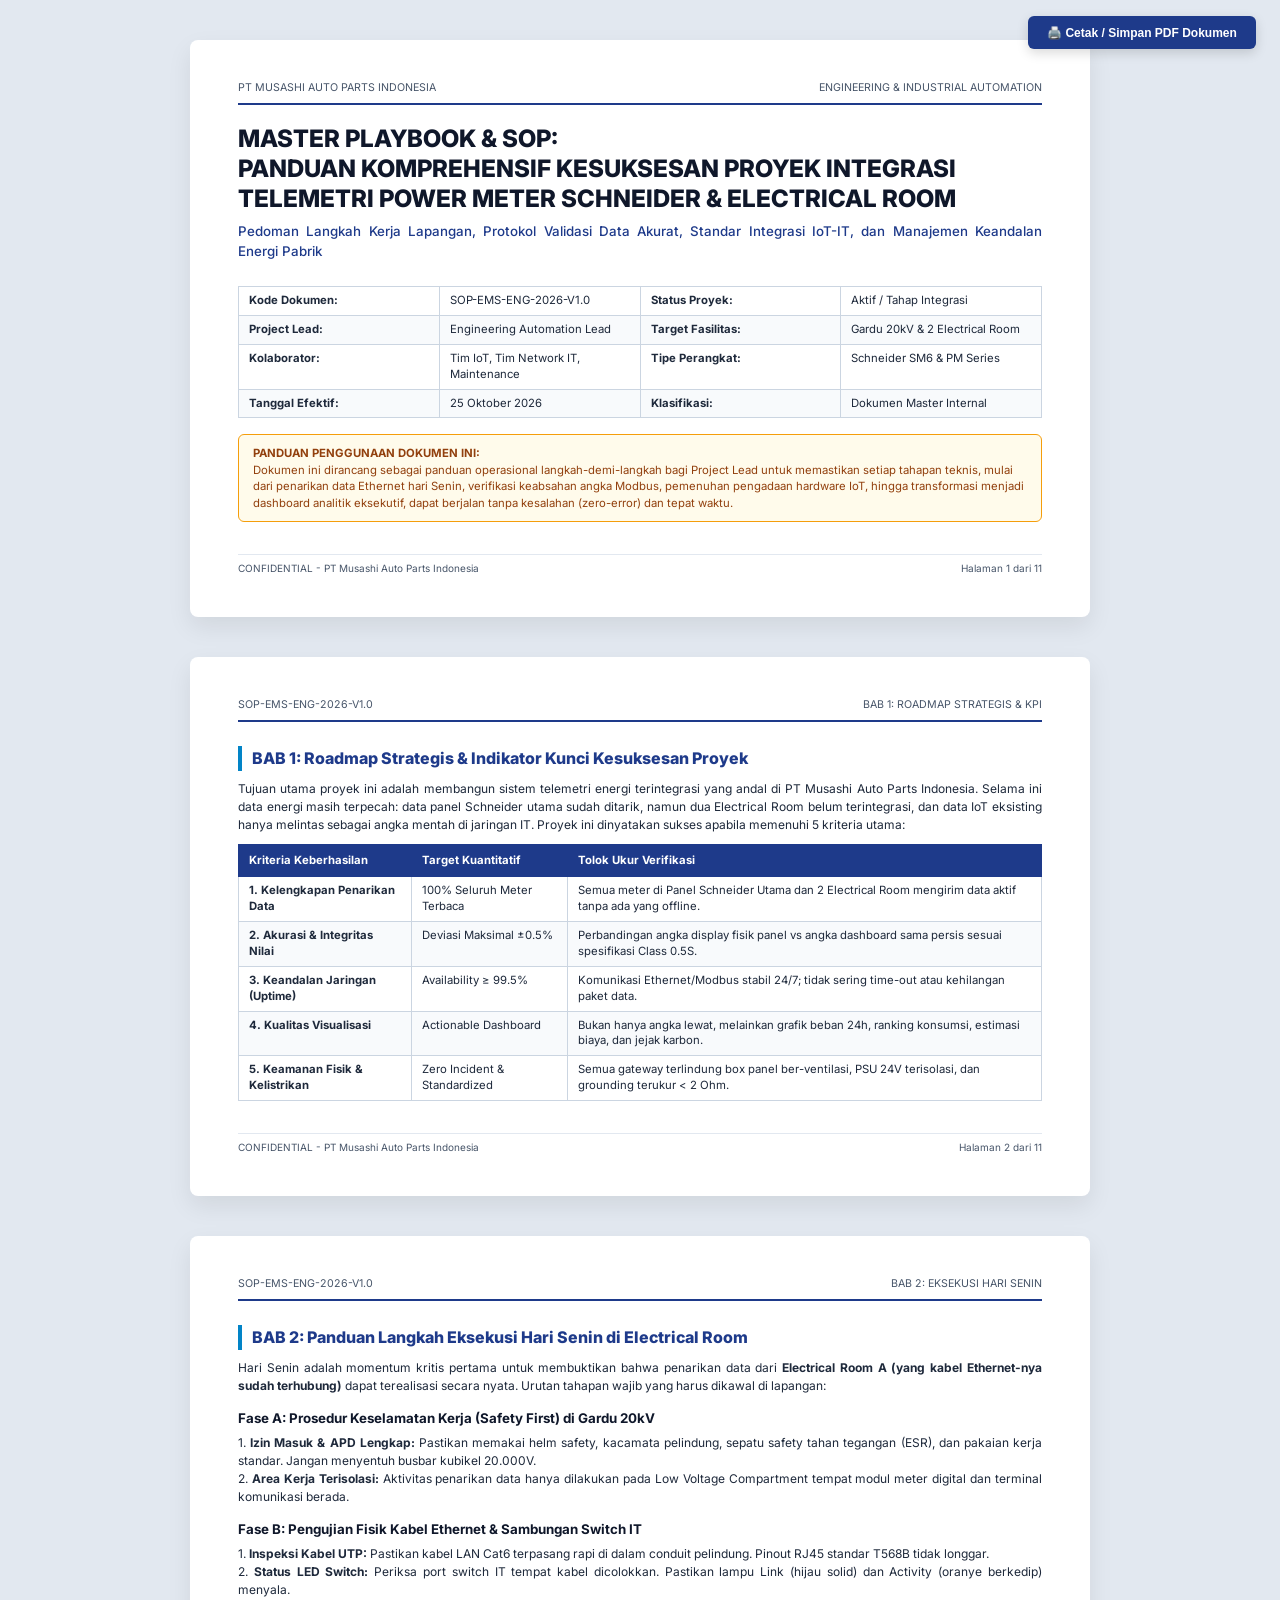
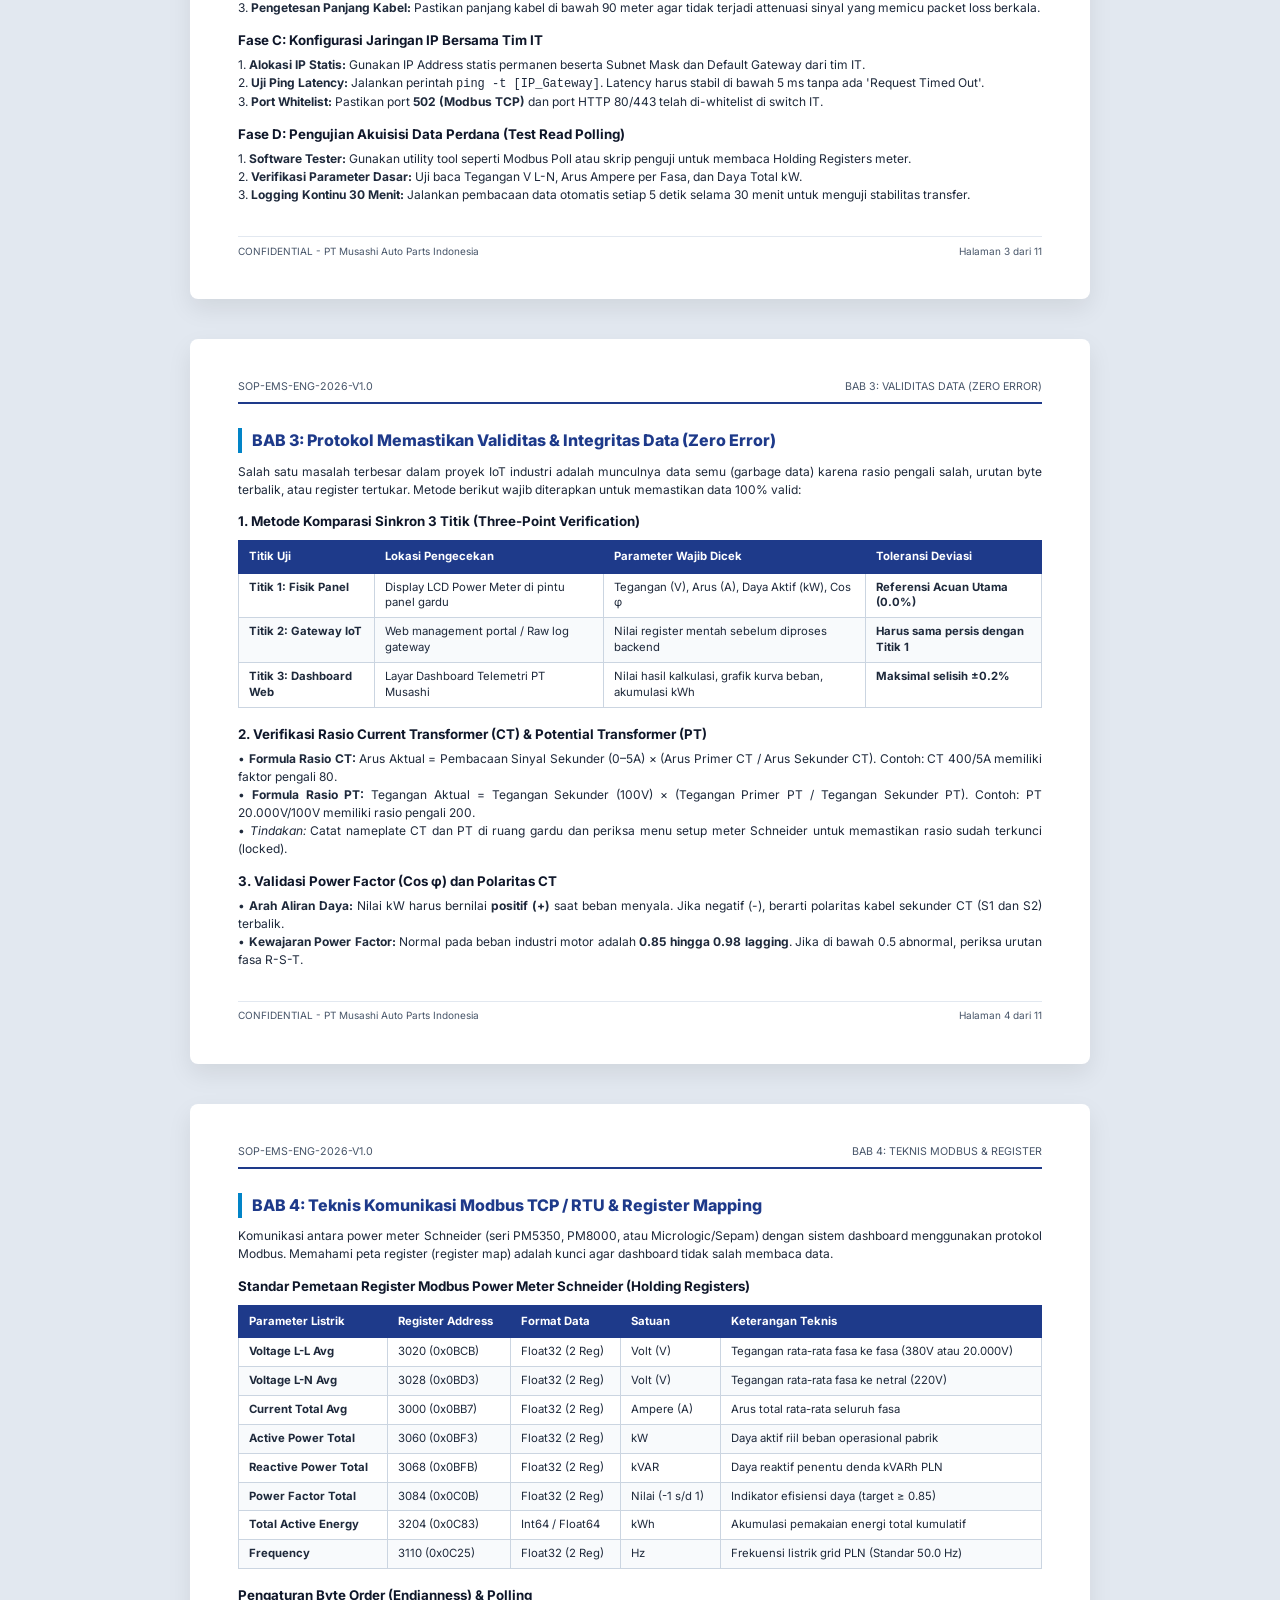
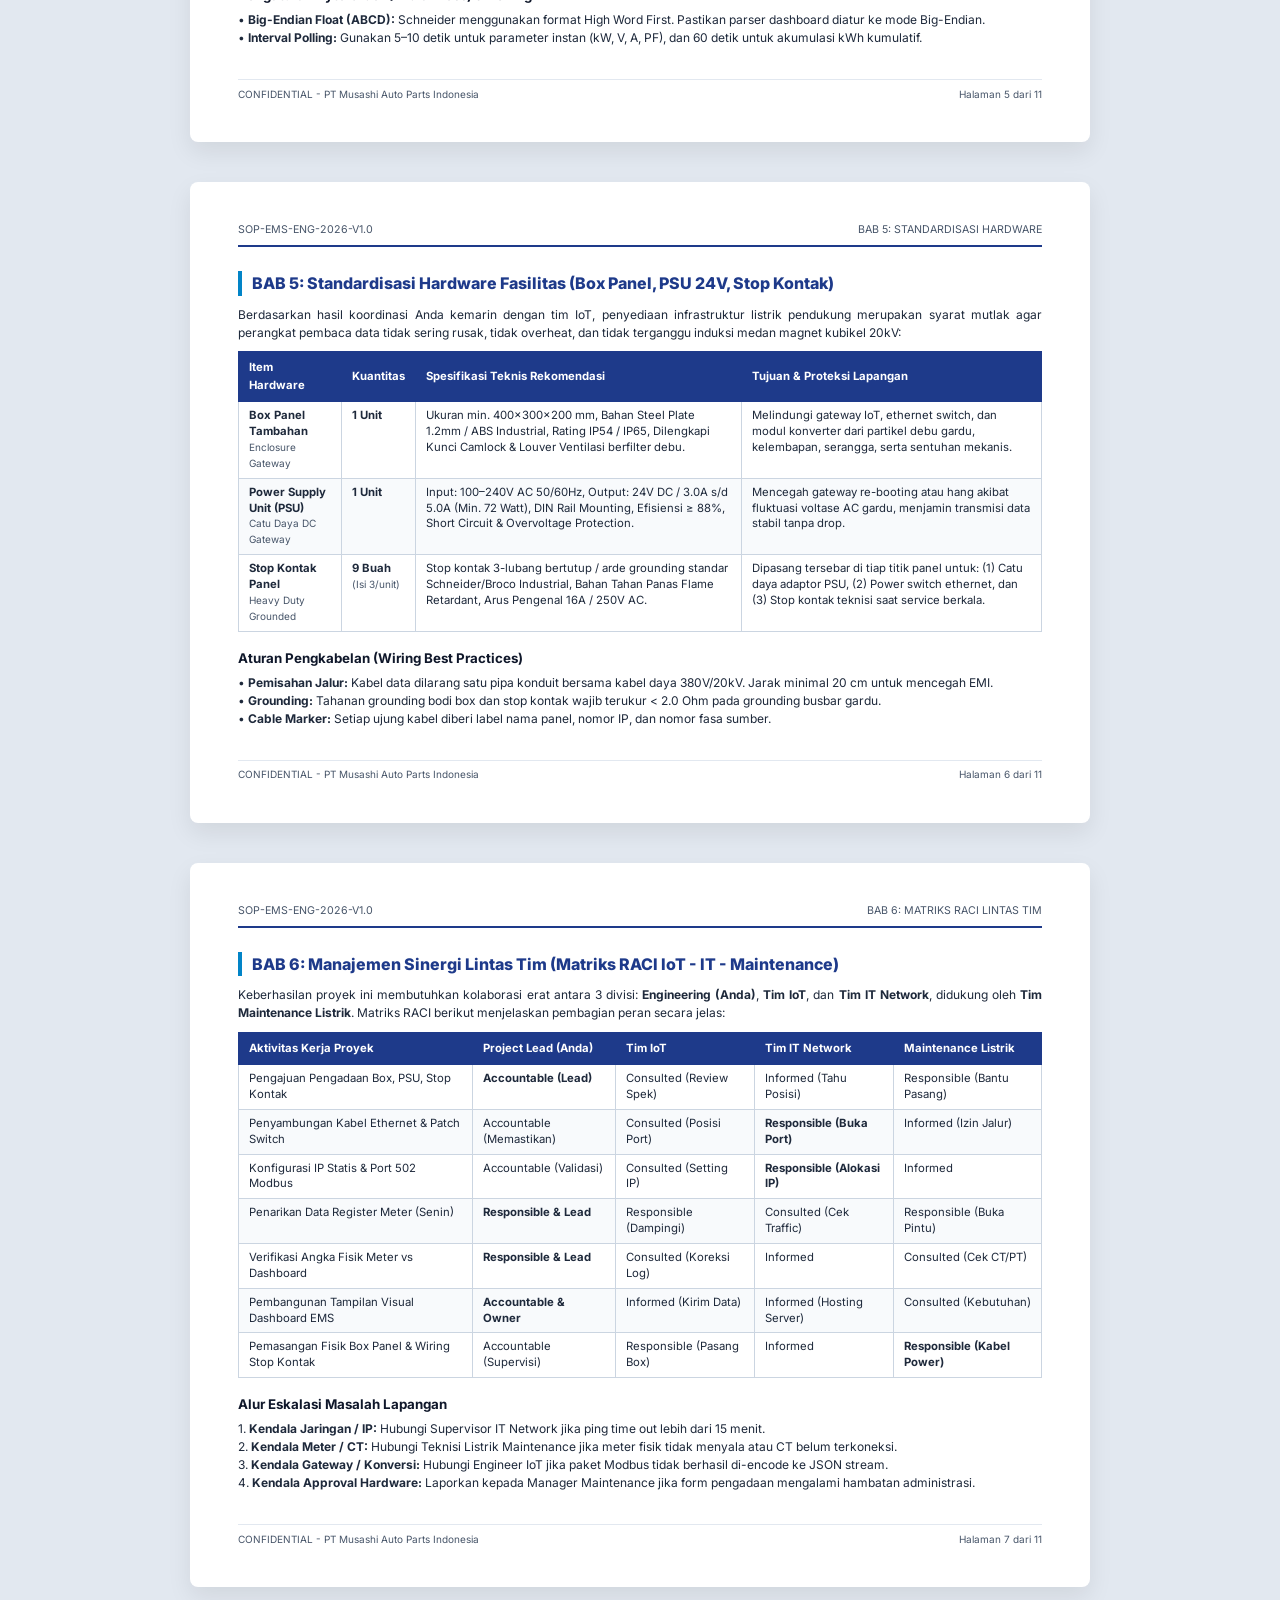
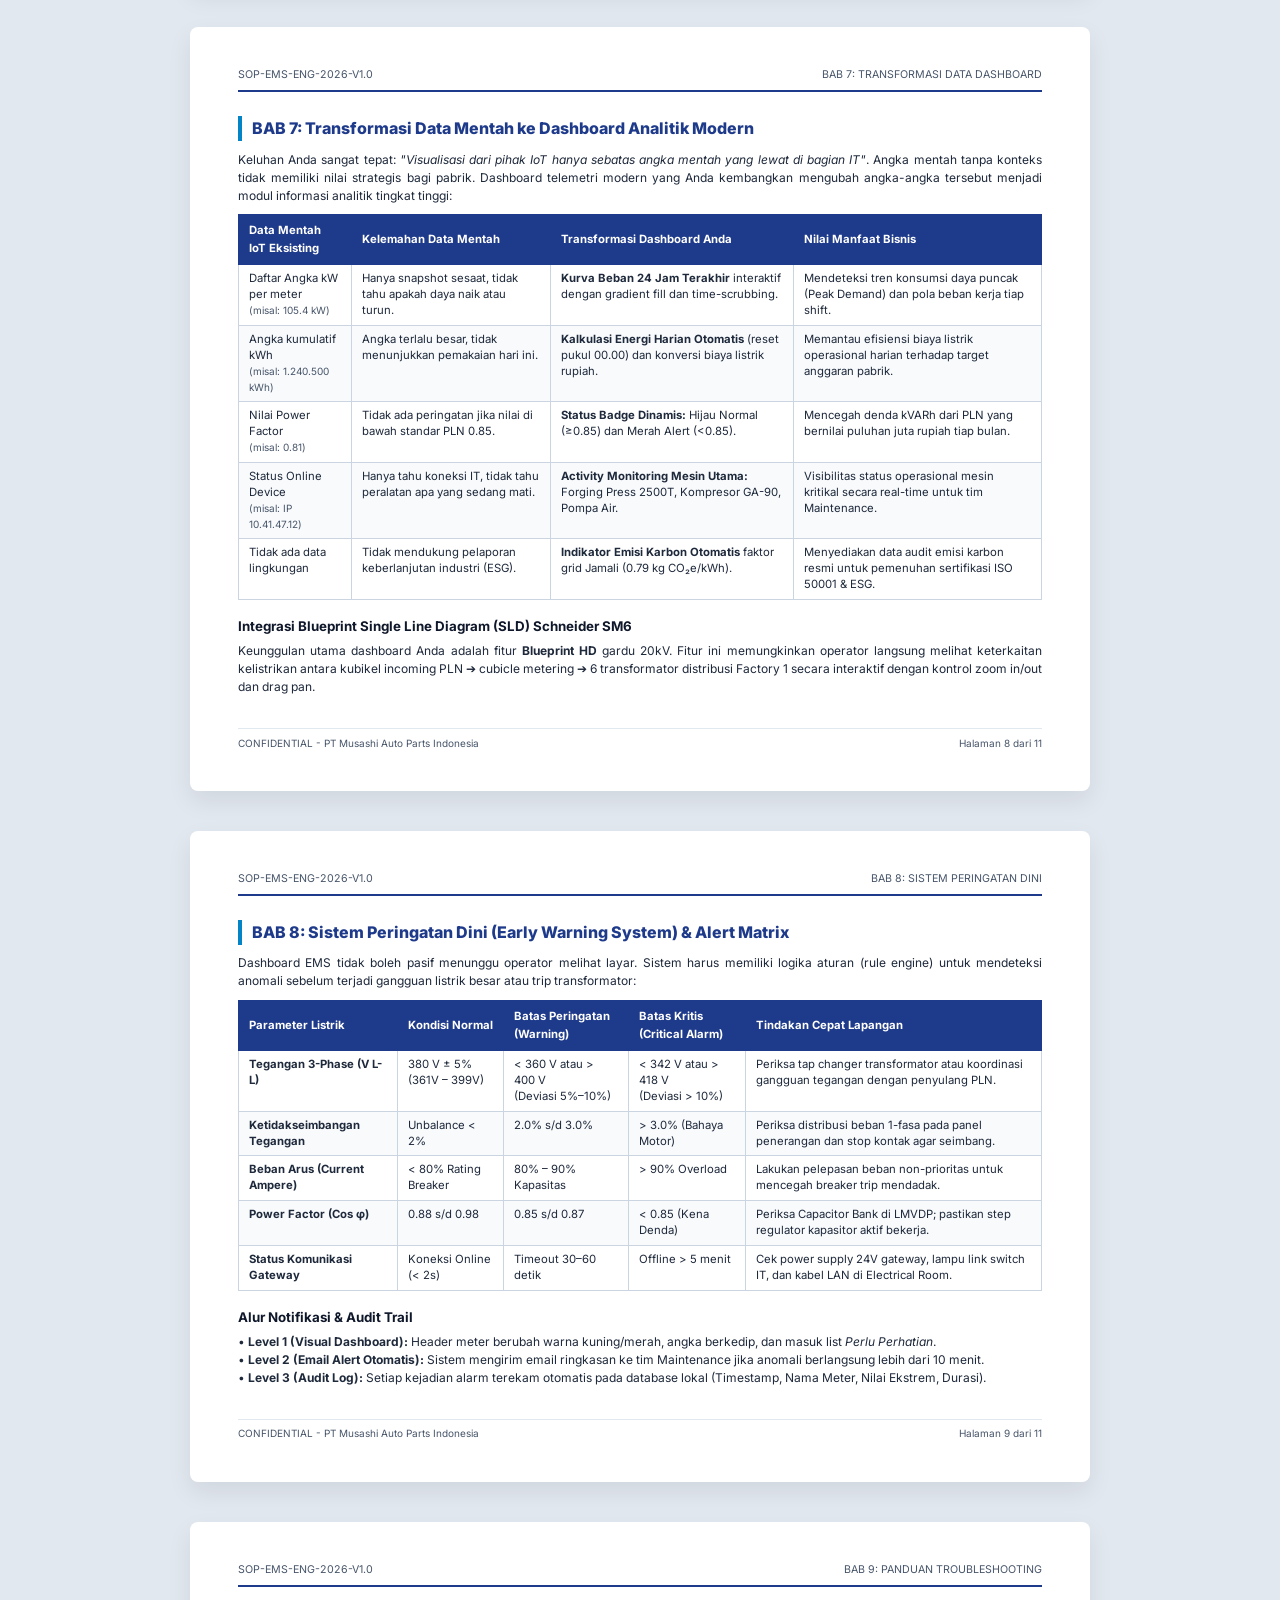
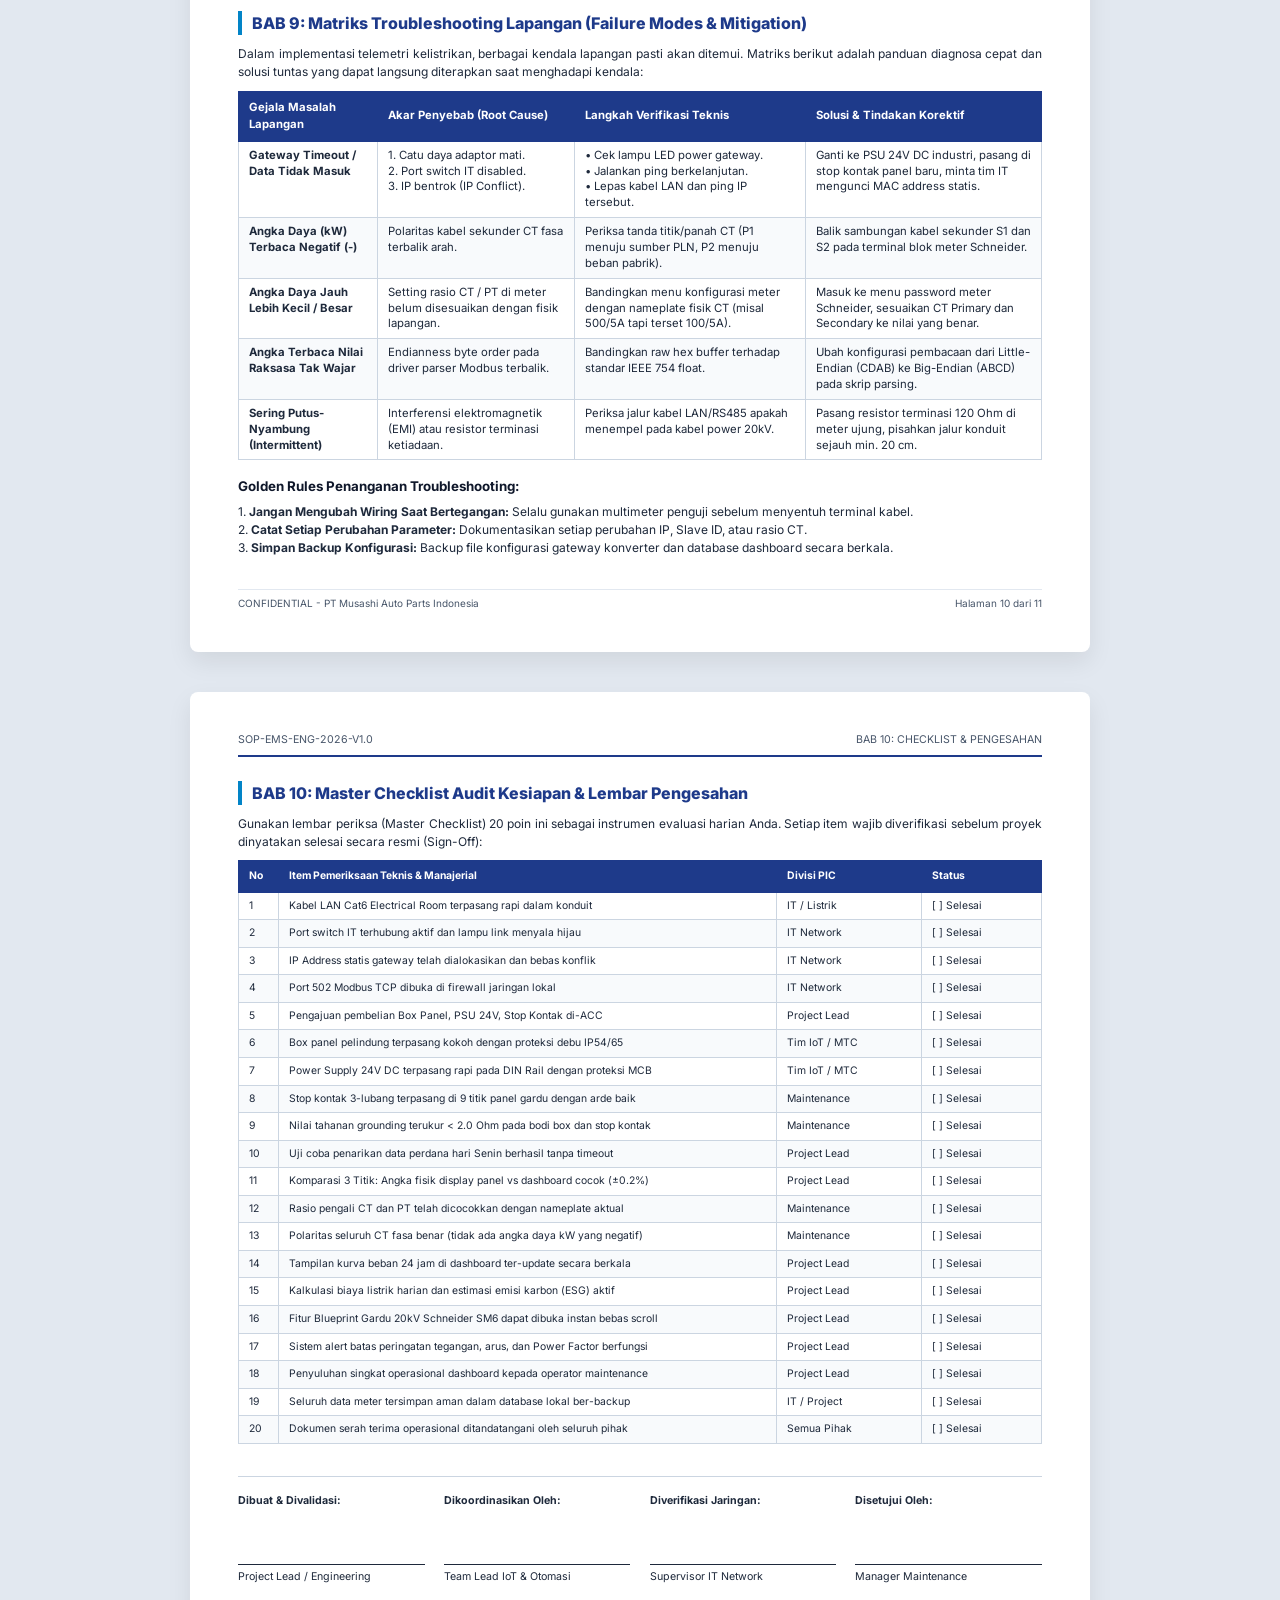
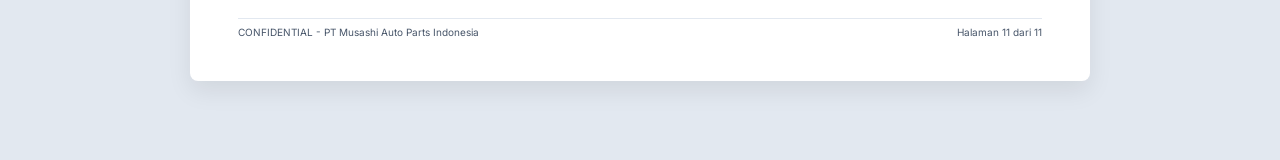
<file: Panduan_Komprehensif_Sukses_Proyek_EMS_Schneider.html>
<!DOCTYPE html>
<html lang="id">
<head>
  <meta charset="UTF-8">
  <meta name="viewport" content="width=device-width, initial-scale=1.0">
  <title>Panduan Komprehensif & SOP Sukses Proyek EMS Schneider - PT Musashi</title>
  <style>
    @import url('https://fonts.googleapis.com/css2?family=Inter:wght@400;500;600;700;800&family=JetBrains+Mono:wght@400;600&display=swap');

    :root {
      --primary: #0f172a;
      --navy: #1e3a8a;
      --sky: #0284c7;
      --text: #1e293b;
      --muted: #475569;
      --border: #cbd5e1;
      --bg-alt: #f8fafc;
      --warn-bg: #fffbeb;
      --warn-border: #f59e0b;
      --warn-text: #92400e;
      --danger: #dc2626;
      --success: #166534;
    }

    * {
      box-sizing: border-box;
      margin: 0;
      padding: 0;
    }

    body {
      font-family: 'Inter', -apple-system, sans-serif;
      color: var(--text);
      background: #e2e8f0;
      font-size: 10.5pt;
      line-height: 1.55;
      padding: 2.5rem 1rem;
    }

    .master-container {
      max-width: 900px;
      margin: 0 auto;
    }

    .page-sheet {
      background: #ffffff;
      padding: 2.5rem 3rem;
      margin-bottom: 2.5rem;
      border-radius: 8px;
      box-shadow: 0 10px 25px rgba(0,0,0,0.08);
      position: relative;
    }

    @media print {
      body {
        background: transparent;
        padding: 0;
      }
      .page-sheet {
        box-shadow: none;
        border-radius: 0;
        margin: 0;
        padding: 18mm 20mm;
        page-break-after: always;
      }
      .no-print {
        display: none !important;
      }
    }

    .top-toolbar {
      position: fixed;
      top: 1rem;
      right: 1.5rem;
      z-index: 1000;
      display: flex;
      gap: 0.5rem;
    }

    .btn-print {
      background: var(--navy);
      color: #ffffff;
      border: none;
      padding: 0.6rem 1.2rem;
      border-radius: 6px;
      font-weight: 700;
      font-size: 9pt;
      cursor: pointer;
      box-shadow: 0 4px 12px rgba(0,0,0,0.15);
    }

    .btn-print:hover {
      background: #172554;
    }

    .header-bar {
      display: flex;
      justify-content: space-between;
      border-bottom: 2px solid var(--navy);
      padding-bottom: 0.4rem;
      margin-bottom: 1.2rem;
      font-size: 8pt;
      color: var(--muted);
    }

    .header-bar strong {
      color: var(--primary);
    }

    h1.title-main {
      font-size: 18pt;
      font-weight: 800;
      color: var(--primary);
      line-height: 1.25;
      margin-bottom: 0.5rem;
    }

    p.subtitle-main {
      font-size: 10pt;
      color: var(--navy);
      margin-bottom: 1.5rem;
      font-weight: 500;
    }

    h2.section-header {
      font-size: 12pt;
      font-weight: 800;
      color: var(--navy);
      border-left: 4px solid var(--sky);
      padding-left: 0.6rem;
      margin-top: 1.5rem;
      margin-bottom: 0.6rem;
    }

    h3.sub-header {
      font-size: 10pt;
      font-weight: 700;
      color: var(--primary);
      margin-top: 0.8rem;
      margin-bottom: 0.35rem;
    }

    p {
      font-size: 9pt;
      line-height: 1.5;
      margin-bottom: 0.6rem;
      color: var(--text);
      text-align: justify;
    }

    table.custom-table {
      width: 100%;
      border-collapse: collapse;
      font-size: 8.5pt;
      margin-top: 0.5rem;
      margin-bottom: 1rem;
    }

    table.custom-table th {
      background: var(--navy);
      color: #ffffff;
      font-weight: 700;
      padding: 7px 10px;
      border: 1px solid var(--navy);
      text-align: left;
    }

    table.custom-table td {
      padding: 6px 10px;
      border: 1px solid var(--border);
      vertical-align: top;
      line-height: 1.4;
    }

    table.custom-table tr:nth-child(even) td {
      background: var(--bg-alt);
    }

    .callout-card {
      background: var(--warn-bg);
      border: 1px solid var(--warn-border);
      border-radius: 6px;
      padding: 10px 14px;
      margin: 0.8rem 0;
      font-size: 8.5pt;
      color: var(--warn-text);
      line-height: 1.45;
    }

    ul, ol {
      font-size: 9pt;
      line-height: 1.5;
      padding-left: 1.4rem;
      margin-bottom: 0.75rem;
    }

    li {
      margin-bottom: 0.35rem;
    }

    .signature-row {
      display: grid;
      grid-template-columns: repeat(4, 1fr);
      gap: 1.2rem;
      margin-top: 2rem;
      padding-top: 1rem;
      border-top: 1px solid var(--border);
    }

    .sig-block {
      font-size: 8pt;
    }

    .sig-blank {
      height: 55px;
    }

    .sig-underline {
      border-bottom: 1px solid var(--text);
      margin-bottom: 0.25rem;
    }

    .footer-bar {
      border-top: 1px solid #e2e8f0;
      padding-top: 0.4rem;
      margin-top: 2rem;
      display: flex;
      justify-content: space-between;
      font-size: 7.5pt;
      color: var(--muted);
    }
  </style>
</head>
<body>

  <div class="top-toolbar no-print">
    <button class="btn-print" onclick="window.print()">🖨️ Cetak / Simpan PDF Dokumen</button>
  </div>

  <div class="master-container">
    
    <!-- HALAMAN 1: COVER PAGE -->
    <div class="page-sheet">
      <div class="header-bar">
        <span>PT MUSASHI AUTO PARTS INDONESIA</span>
        <span>ENGINEERING & INDUSTRIAL AUTOMATION</span>
      </div>
      <h1 class="title-main">MASTER PLAYBOOK & SOP:<br>PANDUAN KOMPREHENSIF KESUKSESAN PROYEK INTEGRASI TELEMETRI POWER METER SCHNEIDER & ELECTRICAL ROOM</h1>
      <p class="subtitle-main">Pedoman Langkah Kerja Lapangan, Protokol Validasi Data Akurat, Standar Integrasi IoT-IT, dan Manajemen Keandalan Energi Pabrik</p>
      
      <table class="custom-table">
        <tr>
          <td style="width:25%;"><strong>Kode Dokumen:</strong></td>
          <td style="width:25%;">SOP-EMS-ENG-2026-V1.0</td>
          <td style="width:25%;"><strong>Status Proyek:</strong></td>
          <td style="width:25%;">Aktif / Tahap Integrasi</td>
        </tr>
        <tr>
          <td><strong>Project Lead:</strong></td>
          <td>Engineering Automation Lead</td>
          <td><strong>Target Fasilitas:</strong></td>
          <td>Gardu 20kV & 2 Electrical Room</td>
        </tr>
        <tr>
          <td><strong>Kolaborator:</strong></td>
          <td>Tim IoT, Tim Network IT, Maintenance</td>
          <td><strong>Tipe Perangkat:</strong></td>
          <td>Schneider SM6 & PM Series</td>
        </tr>
        <tr>
          <td><strong>Tanggal Efektif:</strong></td>
          <td>25 Oktober 2026</td>
          <td><strong>Klasifikasi:</strong></td>
          <td>Dokumen Master Internal</td>
        </tr>
      </table>

      <div class="callout-card">
        <strong>PANDUAN PENGGUNAAN DOKUMEN INI:</strong><br>
        Dokumen ini dirancang sebagai panduan operasional langkah-demi-langkah bagi Project Lead untuk memastikan setiap tahapan teknis, 
        mulai dari penarikan data Ethernet hari Senin, verifikasi keabsahan angka Modbus, pemenuhan pengadaan hardware IoT, hingga transformasi 
        menjadi dashboard analitik eksekutif, dapat berjalan tanpa kesalahan (zero-error) dan tepat waktu.
      </div>

      <div class="footer-bar">
        <span>CONFIDENTIAL - PT Musashi Auto Parts Indonesia</span>
        <span>Halaman 1 dari 11</span>
      </div>
    </div>

    <!-- HALAMAN 2: DAFTAR ISI & BAB 1 -->
    <div class="page-sheet">
      <div class="header-bar">
        <span>SOP-EMS-ENG-2026-V1.0</span>
        <span>BAB 1: ROADMAP STRATEGIS & KPI</span>
      </div>
      <h2 class="section-header">BAB 1: Roadmap Strategis & Indikator Kunci Kesuksesan Proyek</h2>
      <p>
        Tujuan utama proyek ini adalah membangun sistem telemetri energi terintegrasi yang andal di PT Musashi Auto Parts Indonesia. 
        Selama ini data energi masih terpecah: data panel Schneider utama sudah ditarik, namun dua Electrical Room belum terintegrasi, 
        dan data IoT eksisting hanya melintas sebagai angka mentah di jaringan IT. Proyek ini dinyatakan sukses apabila memenuhi 5 kriteria utama:
      </p>

      <table class="custom-table">
        <thead>
          <tr>
            <th>Kriteria Keberhasilan</th>
            <th>Target Kuantitatif</th>
            <th>Tolok Ukur Verifikasi</th>
          </tr>
        </thead>
        <tbody>
          <tr>
            <td><strong>1. Kelengkapan Penarikan Data</strong></td>
            <td>100% Seluruh Meter Terbaca</td>
            <td>Semua meter di Panel Schneider Utama dan 2 Electrical Room mengirim data aktif tanpa ada yang offline.</td>
          </tr>
          <tr>
            <td><strong>2. Akurasi & Integritas Nilai</strong></td>
            <td>Deviasi Maksimal ±0.5%</td>
            <td>Perbandingan angka display fisik panel vs angka dashboard sama persis sesuai spesifikasi Class 0.5S.</td>
          </tr>
          <tr>
            <td><strong>3. Keandalan Jaringan (Uptime)</strong></td>
            <td>Availability ≥ 99.5%</td>
            <td>Komunikasi Ethernet/Modbus stabil 24/7; tidak sering time-out atau kehilangan paket data.</td>
          </tr>
          <tr>
            <td><strong>4. Kualitas Visualisasi</strong></td>
            <td>Actionable Dashboard</td>
            <td>Bukan hanya angka lewat, melainkan grafik beban 24h, ranking konsumsi, estimasi biaya, dan jejak karbon.</td>
          </tr>
          <tr>
            <td><strong>5. Keamanan Fisik & Kelistrikan</strong></td>
            <td>Zero Incident & Standardized</td>
            <td>Semua gateway terlindung box panel ber-ventilasi, PSU 24V terisolasi, dan grounding terukur &lt; 2 Ohm.</td>
          </tr>
        </tbody>
      </table>

      <div class="footer-bar">
        <span>CONFIDENTIAL - PT Musashi Auto Parts Indonesia</span>
        <span>Halaman 2 dari 11</span>
      </div>
    </div>

    <!-- HALAMAN 3: BAB 2 -->
    <div class="page-sheet">
      <div class="header-bar">
        <span>SOP-EMS-ENG-2026-V1.0</span>
        <span>BAB 2: EKSEKUSI HARI SENIN</span>
      </div>
      <h2 class="section-header">BAB 2: Panduan Langkah Eksekusi Hari Senin di Electrical Room</h2>
      <p>
        Hari Senin adalah momentum kritis pertama untuk membuktikan bahwa penarikan data dari <strong>Electrical Room A (yang kabel Ethernet-nya sudah terhubung)</strong> 
        dapat terealisasi secara nyata. Urutan tahapan wajib yang harus dikawal di lapangan:
      </p>

      <h3 class="sub-header">Fase A: Prosedur Keselamatan Kerja (Safety First) di Gardu 20kV</h3>
      <p>
        1. <strong>Izin Masuk & APD Lengkap:</strong> Pastikan memakai helm safety, kacamata pelindung, sepatu safety tahan tegangan (ESR), dan pakaian kerja standar. Jangan menyentuh busbar kubikel 20.000V.<br>
        2. <strong>Area Kerja Terisolasi:</strong> Aktivitas penarikan data hanya dilakukan pada Low Voltage Compartment tempat modul meter digital dan terminal komunikasi berada.
      </p>

      <h3 class="sub-header">Fase B: Pengujian Fisik Kabel Ethernet & Sambungan Switch IT</h3>
      <p>
        1. <strong>Inspeksi Kabel UTP:</strong> Pastikan kabel LAN Cat6 terpasang rapi di dalam conduit pelindung. Pinout RJ45 standar T568B tidak longgar.<br>
        2. <strong>Status LED Switch:</strong> Periksa port switch IT tempat kabel dicolokkan. Pastikan lampu Link (hijau solid) dan Activity (oranye berkedip) menyala.<br>
        3. <strong>Pengetesan Panjang Kabel:</strong> Pastikan panjang kabel di bawah 90 meter agar tidak terjadi attenuasi sinyal yang memicu packet loss berkala.
      </p>

      <h3 class="sub-header">Fase C: Konfigurasi Jaringan IP Bersama Tim IT</h3>
      <p>
        1. <strong>Alokasi IP Statis:</strong> Gunakan IP Address statis permanen beserta Subnet Mask dan Default Gateway dari tim IT.<br>
        2. <strong>Uji Ping Latency:</strong> Jalankan perintah <code>ping -t [IP_Gateway]</code>. Latency harus stabil di bawah 5 ms tanpa ada 'Request Timed Out'.<br>
        3. <strong>Port Whitelist:</strong> Pastikan port <strong>502 (Modbus TCP)</strong> dan port HTTP 80/443 telah di-whitelist di switch IT.
      </p>

      <h3 class="sub-header">Fase D: Pengujian Akuisisi Data Perdana (Test Read Polling)</h3>
      <p>
        1. <strong>Software Tester:</strong> Gunakan utility tool seperti Modbus Poll atau skrip penguji untuk membaca Holding Registers meter.<br>
        2. <strong>Verifikasi Parameter Dasar:</strong> Uji baca Tegangan V L-N, Arus Ampere per Fasa, dan Daya Total kW.<br>
        3. <strong>Logging Kontinu 30 Menit:</strong> Jalankan pembacaan data otomatis setiap 5 detik selama 30 menit untuk menguji stabilitas transfer.
      </p>

      <div class="footer-bar">
        <span>CONFIDENTIAL - PT Musashi Auto Parts Indonesia</span>
        <span>Halaman 3 dari 11</span>
      </div>
    </div>

    <!-- HALAMAN 4: BAB 3 -->
    <div class="page-sheet">
      <div class="header-bar">
        <span>SOP-EMS-ENG-2026-V1.0</span>
        <span>BAB 3: VALIDITAS DATA (ZERO ERROR)</span>
      </div>
      <h2 class="section-header">BAB 3: Protokol Memastikan Validitas & Integritas Data (Zero Error)</h2>
      <p>
        Salah satu masalah terbesar dalam proyek IoT industri adalah munculnya data semu (garbage data) karena rasio pengali salah, 
        urutan byte terbalik, atau register tertukar. Metode berikut wajib diterapkan untuk memastikan data 100% valid:
      </p>

      <h3 class="sub-header">1. Metode Komparasi Sinkron 3 Titik (Three-Point Verification)</h3>
      <table class="custom-table">
        <thead>
          <tr>
            <th>Titik Uji</th>
            <th>Lokasi Pengecekan</th>
            <th>Parameter Wajib Dicek</th>
            <th>Toleransi Deviasi</th>
          </tr>
        </thead>
        <tbody>
          <tr>
            <td><strong>Titik 1: Fisik Panel</strong></td>
            <td>Display LCD Power Meter di pintu panel gardu</td>
            <td>Tegangan (V), Arus (A), Daya Aktif (kW), Cos φ</td>
            <td><strong>Referensi Acuan Utama (0.0%)</strong></td>
          </tr>
          <tr>
            <td><strong>Titik 2: Gateway IoT</strong></td>
            <td>Web management portal / Raw log gateway</td>
            <td>Nilai register mentah sebelum diproses backend</td>
            <td><strong>Harus sama persis dengan Titik 1</strong></td>
          </tr>
          <tr>
            <td><strong>Titik 3: Dashboard Web</strong></td>
            <td>Layar Dashboard Telemetri PT Musashi</td>
            <td>Nilai hasil kalkulasi, grafik kurva beban, akumulasi kWh</td>
            <td><strong>Maksimal selisih ±0.2%</strong></td>
          </tr>
        </tbody>
      </table>

      <h3 class="sub-header">2. Verifikasi Rasio Current Transformer (CT) & Potential Transformer (PT)</h3>
      <p>
        • <strong>Formula Rasio CT:</strong> Arus Aktual = Pembacaan Sinyal Sekunder (0–5A) × (Arus Primer CT / Arus Sekunder CT). Contoh: CT 400/5A memiliki faktor pengali 80.<br>
        • <strong>Formula Rasio PT:</strong> Tegangan Aktual = Tegangan Sekunder (100V) × (Tegangan Primer PT / Tegangan Sekunder PT). Contoh: PT 20.000V/100V memiliki rasio pengali 200.<br>
        • <em>Tindakan:</em> Catat nameplate CT dan PT di ruang gardu dan periksa menu setup meter Schneider untuk memastikan rasio sudah terkunci (locked).
      </p>

      <h3 class="sub-header">3. Validasi Power Factor (Cos φ) dan Polaritas CT</h3>
      <p>
        • <strong>Arah Aliran Daya:</strong> Nilai kW harus bernilai <strong>positif (+)</strong> saat beban menyala. Jika negatif (-), berarti polaritas kabel sekunder CT (S1 dan S2) terbalik.<br>
        • <strong>Kewajaran Power Factor:</strong> Normal pada beban industri motor adalah <strong>0.85 hingga 0.98 lagging</strong>. Jika di bawah 0.5 abnormal, periksa urutan fasa R-S-T.
      </p>

      <div class="footer-bar">
        <span>CONFIDENTIAL - PT Musashi Auto Parts Indonesia</span>
        <span>Halaman 4 dari 11</span>
      </div>
    </div>

    <!-- HALAMAN 5: BAB 4 -->
    <div class="page-sheet">
      <div class="header-bar">
        <span>SOP-EMS-ENG-2026-V1.0</span>
        <span>BAB 4: TEKNIS MODBUS & REGISTER</span>
      </div>
      <h2 class="section-header">BAB 4: Teknis Komunikasi Modbus TCP / RTU & Register Mapping</h2>
      <p>
        Komunikasi antara power meter Schneider (seri PM5350, PM8000, atau Micrologic/Sepam) dengan sistem dashboard menggunakan protokol Modbus. 
        Memahami peta register (register map) adalah kunci agar dashboard tidak salah membaca data.
      </p>

      <h3 class="sub-header">Standar Pemetaan Register Modbus Power Meter Schneider (Holding Registers)</h3>
      <table class="custom-table">
        <thead>
          <tr>
            <th>Parameter Listrik</th>
            <th>Register Address</th>
            <th>Format Data</th>
            <th>Satuan</th>
            <th>Keterangan Teknis</th>
          </tr>
        </thead>
        <tbody>
          <tr>
            <td><strong>Voltage L-L Avg</strong></td>
            <td>3020 (0x0BCB)</td>
            <td>Float32 (2 Reg)</td>
            <td>Volt (V)</td>
            <td>Tegangan rata-rata fasa ke fasa (380V atau 20.000V)</td>
          </tr>
          <tr>
            <td><strong>Voltage L-N Avg</strong></td>
            <td>3028 (0x0BD3)</td>
            <td>Float32 (2 Reg)</td>
            <td>Volt (V)</td>
            <td>Tegangan rata-rata fasa ke netral (220V)</td>
          </tr>
          <tr>
            <td><strong>Current Total Avg</strong></td>
            <td>3000 (0x0BB7)</td>
            <td>Float32 (2 Reg)</td>
            <td>Ampere (A)</td>
            <td>Arus total rata-rata seluruh fasa</td>
          </tr>
          <tr>
            <td><strong>Active Power Total</strong></td>
            <td>3060 (0x0BF3)</td>
            <td>Float32 (2 Reg)</td>
            <td>kW</td>
            <td>Daya aktif riil beban operasional pabrik</td>
          </tr>
          <tr>
            <td><strong>Reactive Power Total</strong></td>
            <td>3068 (0x0BFB)</td>
            <td>Float32 (2 Reg)</td>
            <td>kVAR</td>
            <td>Daya reaktif penentu denda kVARh PLN</td>
          </tr>
          <tr>
            <td><strong>Power Factor Total</strong></td>
            <td>3084 (0x0C0B)</td>
            <td>Float32 (2 Reg)</td>
            <td>Nilai (-1 s/d 1)</td>
            <td>Indikator efisiensi daya (target ≥ 0.85)</td>
          </tr>
          <tr>
            <td><strong>Total Active Energy</strong></td>
            <td>3204 (0x0C83)</td>
            <td>Int64 / Float64</td>
            <td>kWh</td>
            <td>Akumulasi pemakaian energi total kumulatif</td>
          </tr>
          <tr>
            <td><strong>Frequency</strong></td>
            <td>3110 (0x0C25)</td>
            <td>Float32 (2 Reg)</td>
            <td>Hz</td>
            <td>Frekuensi listrik grid PLN (Standar 50.0 Hz)</td>
          </tr>
        </tbody>
      </table>

      <h3 class="sub-header">Pengaturan Byte Order (Endianness) & Polling</h3>
      <p>
        • <strong>Big-Endian Float (ABCD):</strong> Schneider menggunakan format High Word First. Pastikan parser dashboard diatur ke mode Big-Endian.<br>
        • <strong>Interval Polling:</strong> Gunakan 5–10 detik untuk parameter instan (kW, V, A, PF), dan 60 detik untuk akumulasi kWh kumulatif.
      </p>

      <div class="footer-bar">
        <span>CONFIDENTIAL - PT Musashi Auto Parts Indonesia</span>
        <span>Halaman 5 dari 11</span>
      </div>
    </div>

    <!-- HALAMAN 6: BAB 5 -->
    <div class="page-sheet">
      <div class="header-bar">
        <span>SOP-EMS-ENG-2026-V1.0</span>
        <span>BAB 5: STANDARDISASI HARDWARE</span>
      </div>
      <h2 class="section-header">BAB 5: Standardisasi Hardware Fasilitas (Box Panel, PSU 24V, Stop Kontak)</h2>
      <p>
        Berdasarkan hasil koordinasi Anda kemarin dengan tim IoT, penyediaan infrastruktur listrik pendukung merupakan syarat mutlak 
        agar perangkat pembaca data tidak sering rusak, tidak overheat, dan tidak terganggu induksi medan magnet kubikel 20kV:
      </p>

      <table class="custom-table">
        <thead>
          <tr>
            <th>Item Hardware</th>
            <th>Kuantitas</th>
            <th>Spesifikasi Teknis Rekomendasi</th>
            <th>Tujuan & Proteksi Lapangan</th>
          </tr>
        </thead>
        <tbody>
          <tr>
            <td><strong>Box Panel Tambahan</strong><br><span style="color:var(--muted); font-size:7.5pt;">Enclosure Gateway</span></td>
            <td><strong>1 Unit</strong></td>
            <td>Ukuran min. 400×300×200 mm, Bahan Steel Plate 1.2mm / ABS Industrial, Rating IP54 / IP65, Dilengkapi Kunci Camlock & Louver Ventilasi berfilter debu.</td>
            <td>Melindungi gateway IoT, ethernet switch, dan modul konverter dari partikel debu gardu, kelembapan, serangga, serta sentuhan mekanis.</td>
          </tr>
          <tr>
            <td><strong>Power Supply Unit (PSU)</strong><br><span style="color:var(--muted); font-size:7.5pt;">Catu Daya DC Gateway</span></td>
            <td><strong>1 Unit</strong></td>
            <td>Input: 100–240V AC 50/60Hz, Output: 24V DC / 3.0A s/d 5.0A (Min. 72 Watt), DIN Rail Mounting, Efisiensi ≥ 88%, Short Circuit & Overvoltage Protection.</td>
            <td>Mencegah gateway re-booting atau hang akibat fluktuasi voltase AC gardu, menjamin transmisi data stabil tanpa drop.</td>
          </tr>
          <tr>
            <td><strong>Stop Kontak Panel</strong><br><span style="color:var(--muted); font-size:7.5pt;">Heavy Duty Grounded</span></td>
            <td><strong>9 Buah</strong><br><span style="color:var(--muted); font-size:7.5pt;">(Isi 3/unit)</span></td>
            <td>Stop kontak 3-lubang bertutup / arde grounding standar Schneider/Broco Industrial, Bahan Tahan Panas Flame Retardant, Arus Pengenal 16A / 250V AC.</td>
            <td>Dipasang tersebar di tiap titik panel untuk: (1) Catu daya adaptor PSU, (2) Power switch ethernet, dan (3) Stop kontak teknisi saat service berkala.</td>
          </tr>
        </tbody>
      </table>

      <h3 class="sub-header">Aturan Pengkabelan (Wiring Best Practices)</h3>
      <p>
        • <strong>Pemisahan Jalur:</strong> Kabel data dilarang satu pipa konduit bersama kabel daya 380V/20kV. Jarak minimal 20 cm untuk mencegah EMI.<br>
        • <strong>Grounding:</strong> Tahanan grounding bodi box dan stop kontak wajib terukur &lt; 2.0 Ohm pada grounding busbar gardu.<br>
        • <strong>Cable Marker:</strong> Setiap ujung kabel diberi label nama panel, nomor IP, dan nomor fasa sumber.
      </p>

      <div class="footer-bar">
        <span>CONFIDENTIAL - PT Musashi Auto Parts Indonesia</span>
        <span>Halaman 6 dari 11</span>
      </div>
    </div>

    <!-- HALAMAN 7: BAB 6 -->
    <div class="page-sheet">
      <div class="header-bar">
        <span>SOP-EMS-ENG-2026-V1.0</span>
        <span>BAB 6: MATRIKS RACI LINTAS TIM</span>
      </div>
      <h2 class="section-header">BAB 6: Manajemen Sinergi Lintas Tim (Matriks RACI IoT - IT - Maintenance)</h2>
      <p>
        Keberhasilan proyek ini membutuhkan kolaborasi erat antara 3 divisi: <strong>Engineering (Anda)</strong>, <strong>Tim IoT</strong>, dan <strong>Tim IT Network</strong>, 
        didukung oleh <strong>Tim Maintenance Listrik</strong>. Matriks RACI berikut menjelaskan pembagian peran secara jelas:
      </p>

      <table class="custom-table">
        <thead>
          <tr>
            <th>Aktivitas Kerja Proyek</th>
            <th>Project Lead (Anda)</th>
            <th>Tim IoT</th>
            <th>Tim IT Network</th>
            <th>Maintenance Listrik</th>
          </tr>
        </thead>
        <tbody>
          <tr>
            <td>Pengajuan Pengadaan Box, PSU, Stop Kontak</td>
            <td><strong>Accountable (Lead)</strong></td>
            <td>Consulted (Review Spek)</td>
            <td>Informed (Tahu Posisi)</td>
            <td>Responsible (Bantu Pasang)</td>
          </tr>
          <tr>
            <td>Penyambungan Kabel Ethernet & Patch Switch</td>
            <td>Accountable (Memastikan)</td>
            <td>Consulted (Posisi Port)</td>
            <td><strong>Responsible (Buka Port)</strong></td>
            <td>Informed (Izin Jalur)</td>
          </tr>
          <tr>
            <td>Konfigurasi IP Statis & Port 502 Modbus</td>
            <td>Accountable (Validasi)</td>
            <td>Consulted (Setting IP)</td>
            <td><strong>Responsible (Alokasi IP)</strong></td>
            <td>Informed</td>
          </tr>
          <tr>
            <td>Penarikan Data Register Meter (Senin)</td>
            <td><strong>Responsible & Lead</strong></td>
            <td>Responsible (Dampingi)</td>
            <td>Consulted (Cek Traffic)</td>
            <td>Responsible (Buka Pintu)</td>
          </tr>
          <tr>
            <td>Verifikasi Angka Fisik Meter vs Dashboard</td>
            <td><strong>Responsible & Lead</strong></td>
            <td>Consulted (Koreksi Log)</td>
            <td>Informed</td>
            <td>Consulted (Cek CT/PT)</td>
          </tr>
          <tr>
            <td>Pembangunan Tampilan Visual Dashboard EMS</td>
            <td><strong>Accountable & Owner</strong></td>
            <td>Informed (Kirim Data)</td>
            <td>Informed (Hosting Server)</td>
            <td>Consulted (Kebutuhan)</td>
          </tr>
          <tr>
            <td>Pemasangan Fisik Box Panel & Wiring Stop Kontak</td>
            <td>Accountable (Supervisi)</td>
            <td>Responsible (Pasang Box)</td>
            <td>Informed</td>
            <td><strong>Responsible (Kabel Power)</strong></td>
          </tr>
        </tbody>
      </table>

      <h3 class="sub-header">Alur Eskalasi Masalah Lapangan</h3>
      <p>
        1. <strong>Kendala Jaringan / IP:</strong> Hubungi Supervisor IT Network jika ping time out lebih dari 15 menit.<br>
        2. <strong>Kendala Meter / CT:</strong> Hubungi Teknisi Listrik Maintenance jika meter fisik tidak menyala atau CT belum terkoneksi.<br>
        3. <strong>Kendala Gateway / Konversi:</strong> Hubungi Engineer IoT jika paket Modbus tidak berhasil di-encode ke JSON stream.<br>
        4. <strong>Kendala Approval Hardware:</strong> Laporkan kepada Manager Maintenance jika form pengadaan mengalami hambatan administrasi.
      </p>

      <div class="footer-bar">
        <span>CONFIDENTIAL - PT Musashi Auto Parts Indonesia</span>
        <span>Halaman 7 dari 11</span>
      </div>
    </div>

    <!-- HALAMAN 8: BAB 7 -->
    <div class="page-sheet">
      <div class="header-bar">
        <span>SOP-EMS-ENG-2026-V1.0</span>
        <span>BAB 7: TRANSFORMASI DATA DASHBOARD</span>
      </div>
      <h2 class="section-header">BAB 7: Transformasi Data Mentah ke Dashboard Analitik Modern</h2>
      <p>
        Keluhan Anda sangat tepat: <em>"Visualisasi dari pihak IoT hanya sebatas angka mentah yang lewat di bagian IT"</em>. 
        Angka mentah tanpa konteks tidak memiliki nilai strategis bagi pabrik. Dashboard telemetri modern yang Anda kembangkan 
        mengubah angka-angka tersebut menjadi modul informasi analitik tingkat tinggi:
      </p>

      <table class="custom-table">
        <thead>
          <tr>
            <th>Data Mentah IoT Eksisting</th>
            <th>Kelemahan Data Mentah</th>
            <th>Transformasi Dashboard Anda</th>
            <th>Nilai Manfaat Bisnis</th>
          </tr>
        </thead>
        <tbody>
          <tr>
            <td>Daftar Angka kW per meter<br><span style="color:var(--muted); font-size:7.5pt;">(misal: 105.4 kW)</span></td>
            <td>Hanya snapshot sesaat, tidak tahu apakah daya naik atau turun.</td>
            <td><strong>Kurva Beban 24 Jam Terakhir</strong> interaktif dengan gradient fill dan time-scrubbing.</td>
            <td>Mendeteksi tren konsumsi daya puncak (Peak Demand) dan pola beban kerja tiap shift.</td>
          </tr>
          <tr>
            <td>Angka kumulatif kWh<br><span style="color:var(--muted); font-size:7.5pt;">(misal: 1.240.500 kWh)</span></td>
            <td>Angka terlalu besar, tidak menunjukkan pemakaian hari ini.</td>
            <td><strong>Kalkulasi Energi Harian Otomatis</strong> (reset pukul 00.00) dan konversi biaya listrik rupiah.</td>
            <td>Memantau efisiensi biaya listrik operasional harian terhadap target anggaran pabrik.</td>
          </tr>
          <tr>
            <td>Nilai Power Factor<br><span style="color:var(--muted); font-size:7.5pt;">(misal: 0.81)</span></td>
            <td>Tidak ada peringatan jika nilai di bawah standar PLN 0.85.</td>
            <td><strong>Status Badge Dinamis:</strong> Hijau Normal (≥0.85) dan Merah Alert (&lt;0.85).</td>
            <td>Mencegah denda kVARh dari PLN yang bernilai puluhan juta rupiah tiap bulan.</td>
          </tr>
          <tr>
            <td>Status Online Device<br><span style="color:var(--muted); font-size:7.5pt;">(misal: IP 10.41.47.12)</span></td>
            <td>Hanya tahu koneksi IT, tidak tahu peralatan apa yang sedang mati.</td>
            <td><strong>Activity Monitoring Mesin Utama:</strong> Forging Press 2500T, Kompresor GA-90, Pompa Air.</td>
            <td>Visibilitas status operasional mesin kritikal secara real-time untuk tim Maintenance.</td>
          </tr>
          <tr>
            <td>Tidak ada data lingkungan</td>
            <td>Tidak mendukung pelaporan keberlanjutan industri (ESG).</td>
            <td><strong>Indikator Emisi Karbon Otomatis</strong> faktor grid Jamali (0.79 kg CO₂e/kWh).</td>
            <td>Menyediakan data audit emisi karbon resmi untuk pemenuhan sertifikasi ISO 50001 & ESG.</td>
          </tr>
        </tbody>
      </table>

      <h3 class="sub-header">Integrasi Blueprint Single Line Diagram (SLD) Schneider SM6</h3>
      <p>
        Keunggulan utama dashboard Anda adalah fitur <strong>Blueprint HD</strong> gardu 20kV. 
        Fitur ini memungkinkan operator langsung melihat keterkaitan kelistrikan antara kubikel incoming PLN ➔ cubicle metering ➔ 6 transformator distribusi Factory 1 
        secara interaktif dengan kontrol zoom in/out dan drag pan.
      </p>

      <div class="footer-bar">
        <span>CONFIDENTIAL - PT Musashi Auto Parts Indonesia</span>
        <span>Halaman 8 dari 11</span>
      </div>
    </div>

    <!-- HALAMAN 9: BAB 8 -->
    <div class="page-sheet">
      <div class="header-bar">
        <span>SOP-EMS-ENG-2026-V1.0</span>
        <span>BAB 8: SISTEM PERINGATAN DINI</span>
      </div>
      <h2 class="section-header">BAB 8: Sistem Peringatan Dini (Early Warning System) & Alert Matrix</h2>
      <p>
        Dashboard EMS tidak boleh pasif menunggu operator melihat layar. Sistem harus memiliki logika aturan (rule engine) 
        untuk mendeteksi anomali sebelum terjadi gangguan listrik besar atau trip transformator:
      </p>

      <table class="custom-table">
        <thead>
          <tr>
            <th>Parameter Listrik</th>
            <th>Kondisi Normal</th>
            <th>Batas Peringatan (Warning)</th>
            <th>Batas Kritis (Critical Alarm)</th>
            <th>Tindakan Cepat Lapangan</th>
          </tr>
        </thead>
        <tbody>
          <tr>
            <td><strong>Tegangan 3-Phase (V L-L)</strong></td>
            <td>380 V ± 5%<br>(361V – 399V)</td>
            <td>&lt; 360 V atau &gt; 400 V<br>(Deviasi 5%–10%)</td>
            <td>&lt; 342 V atau &gt; 418 V<br>(Deviasi &gt; 10%)</td>
            <td>Periksa tap changer transformator atau koordinasi gangguan tegangan dengan penyulang PLN.</td>
          </tr>
          <tr>
            <td><strong>Ketidakseimbangan Tegangan</strong></td>
            <td>Unbalance &lt; 2%</td>
            <td>2.0% s/d 3.0%</td>
            <td>&gt; 3.0% (Bahaya Motor)</td>
            <td>Periksa distribusi beban 1-fasa pada panel penerangan dan stop kontak agar seimbang.</td>
          </tr>
          <tr>
            <td><strong>Beban Arus (Current Ampere)</strong></td>
            <td>&lt; 80% Rating Breaker</td>
            <td>80% – 90% Kapasitas</td>
            <td>&gt; 90% Overload</td>
            <td>Lakukan pelepasan beban non-prioritas untuk mencegah breaker trip mendadak.</td>
          </tr>
          <tr>
            <td><strong>Power Factor (Cos φ)</strong></td>
            <td>0.88 s/d 0.98</td>
            <td>0.85 s/d 0.87</td>
            <td>&lt; 0.85 (Kena Denda)</td>
            <td>Periksa Capacitor Bank di LMVDP; pastikan step regulator kapasitor aktif bekerja.</td>
          </tr>
          <tr>
            <td><strong>Status Komunikasi Gateway</strong></td>
            <td>Koneksi Online (&lt; 2s)</td>
            <td>Timeout 30–60 detik</td>
            <td>Offline &gt; 5 menit</td>
            <td>Cek power supply 24V gateway, lampu link switch IT, dan kabel LAN di Electrical Room.</td>
          </tr>
        </tbody>
      </table>

      <h3 class="sub-header">Alur Notifikasi & Audit Trail</h3>
      <p>
        • <strong>Level 1 (Visual Dashboard):</strong> Header meter berubah warna kuning/merah, angka berkedip, dan masuk list <em>Perlu Perhatian</em>.<br>
        • <strong>Level 2 (Email Alert Otomatis):</strong> Sistem mengirim email ringkasan ke tim Maintenance jika anomali berlangsung lebih dari 10 menit.<br>
        • <strong>Level 3 (Audit Log):</strong> Setiap kejadian alarm terekam otomatis pada database lokal (Timestamp, Nama Meter, Nilai Ekstrem, Durasi).
      </p>

      <div class="footer-bar">
        <span>CONFIDENTIAL - PT Musashi Auto Parts Indonesia</span>
        <span>Halaman 9 dari 11</span>
      </div>
    </div>

    <!-- HALAMAN 10: BAB 9 -->
    <div class="page-sheet">
      <div class="header-bar">
        <span>SOP-EMS-ENG-2026-V1.0</span>
        <span>BAB 9: PANDUAN TROUBLESHOOTING</span>
      </div>
      <h2 class="section-header">BAB 9: Matriks Troubleshooting Lapangan (Failure Modes & Mitigation)</h2>
      <p>
        Dalam implementasi telemetri kelistrikan, berbagai kendala lapangan pasti akan ditemui. 
        Matriks berikut adalah panduan diagnosa cepat dan solusi tuntas yang dapat langsung diterapkan saat menghadapi kendala:
      </p>

      <table class="custom-table">
        <thead>
          <tr>
            <th>Gejala Masalah Lapangan</th>
            <th>Akar Penyebab (Root Cause)</th>
            <th>Langkah Verifikasi Teknis</th>
            <th>Solusi & Tindakan Korektif</th>
          </tr>
        </thead>
        <tbody>
          <tr>
            <td><strong>Gateway Timeout / Data Tidak Masuk</strong></td>
            <td>1. Catu daya adaptor mati.<br>2. Port switch IT disabled.<br>3. IP bentrok (IP Conflict).</td>
            <td>• Cek lampu LED power gateway.<br>• Jalankan ping berkelanjutan.<br>• Lepas kabel LAN dan ping IP tersebut.</td>
            <td>Ganti ke PSU 24V DC industri, pasang di stop kontak panel baru, minta tim IT mengunci MAC address statis.</td>
          </tr>
          <tr>
            <td><strong>Angka Daya (kW) Terbaca Negatif (-)</strong></td>
            <td>Polaritas kabel sekunder CT fasa terbalik arah.</td>
            <td>Periksa tanda titik/panah CT (P1 menuju sumber PLN, P2 menuju beban pabrik).</td>
            <td>Balik sambungan kabel sekunder S1 dan S2 pada terminal blok meter Schneider.</td>
          </tr>
          <tr>
            <td><strong>Angka Daya Jauh Lebih Kecil / Besar</strong></td>
            <td>Setting rasio CT / PT di meter belum disesuaikan dengan fisik lapangan.</td>
            <td>Bandingkan menu konfigurasi meter dengan nameplate fisik CT (misal 500/5A tapi terset 100/5A).</td>
            <td>Masuk ke menu password meter Schneider, sesuaikan CT Primary dan Secondary ke nilai yang benar.</td>
          </tr>
          <tr>
            <td><strong>Angka Terbaca Nilai Raksasa Tak Wajar</strong></td>
            <td>Endianness byte order pada driver parser Modbus terbalik.</td>
            <td>Bandingkan raw hex buffer terhadap standar IEEE 754 float.</td>
            <td>Ubah konfigurasi pembacaan dari Little-Endian (CDAB) ke Big-Endian (ABCD) pada skrip parsing.</td>
          </tr>
          <tr>
            <td><strong>Sering Putus-Nyambung (Intermittent)</strong></td>
            <td>Interferensi elektromagnetik (EMI) atau resistor terminasi ketiadaan.</td>
            <td>Periksa jalur kabel LAN/RS485 apakah menempel pada kabel power 20kV.</td>
            <td>Pasang resistor terminasi 120 Ohm di meter ujung, pisahkan jalur konduit sejauh min. 20 cm.</td>
          </tr>
        </tbody>
      </table>

      <h3 class="sub-header">Golden Rules Penanganan Troubleshooting:</h3>
      <p>
        1. <strong>Jangan Mengubah Wiring Saat Bertegangan:</strong> Selalu gunakan multimeter penguji sebelum menyentuh terminal kabel.<br>
        2. <strong>Catat Setiap Perubahan Parameter:</strong> Dokumentasikan setiap perubahan IP, Slave ID, atau rasio CT.<br>
        3. <strong>Simpan Backup Konfigurasi:</strong> Backup file konfigurasi gateway konverter dan database dashboard secara berkala.
      </p>

      <div class="footer-bar">
        <span>CONFIDENTIAL - PT Musashi Auto Parts Indonesia</span>
        <span>Halaman 10 dari 11</span>
      </div>
    </div>

    <!-- HALAMAN 11: BAB 10 -->
    <div class="page-sheet">
      <div class="header-bar">
        <span>SOP-EMS-ENG-2026-V1.0</span>
        <span>BAB 10: CHECKLIST & PENGESAHAN</span>
      </div>
      <h2 class="section-header">BAB 10: Master Checklist Audit Kesiapan & Lembar Pengesahan</h2>
      <p>
        Gunakan lembar periksa (Master Checklist) 20 poin ini sebagai instrumen evaluasi harian Anda. 
        Setiap item wajib diverifikasi sebelum proyek dinyatakan selesai secara resmi (Sign-Off):
      </p>

      <table class="custom-table" style="font-size:7.8pt;">
        <thead>
          <tr>
            <th style="width:5%;">No</th>
            <th style="width:62%;">Item Pemeriksaan Teknis & Manajerial</th>
            <th style="width:18%;">Divisi PIC</th>
            <th style="width:15%;">Status</th>
          </tr>
        </thead>
        <tbody>
          <tr><td>1</td><td>Kabel LAN Cat6 Electrical Room terpasang rapi dalam konduit</td><td>IT / Listrik</td><td>[ ] Selesai</td></tr>
          <tr><td>2</td><td>Port switch IT terhubung aktif dan lampu link menyala hijau</td><td>IT Network</td><td>[ ] Selesai</td></tr>
          <tr><td>3</td><td>IP Address statis gateway telah dialokasikan dan bebas konflik</td><td>IT Network</td><td>[ ] Selesai</td></tr>
          <tr><td>4</td><td>Port 502 Modbus TCP dibuka di firewall jaringan lokal</td><td>IT Network</td><td>[ ] Selesai</td></tr>
          <tr><td>5</td><td>Pengajuan pembelian Box Panel, PSU 24V, Stop Kontak di-ACC</td><td>Project Lead</td><td>[ ] Selesai</td></tr>
          <tr><td>6</td><td>Box panel pelindung terpasang kokoh dengan proteksi debu IP54/65</td><td>Tim IoT / MTC</td><td>[ ] Selesai</td></tr>
          <tr><td>7</td><td>Power Supply 24V DC terpasang rapi pada DIN Rail dengan proteksi MCB</td><td>Tim IoT / MTC</td><td>[ ] Selesai</td></tr>
          <tr><td>8</td><td>Stop kontak 3-lubang terpasang di 9 titik panel gardu dengan arde baik</td><td>Maintenance</td><td>[ ] Selesai</td></tr>
          <tr><td>9</td><td>Nilai tahanan grounding terukur &lt; 2.0 Ohm pada bodi box dan stop kontak</td><td>Maintenance</td><td>[ ] Selesai</td></tr>
          <tr><td>10</td><td>Uji coba penarikan data perdana hari Senin berhasil tanpa timeout</td><td>Project Lead</td><td>[ ] Selesai</td></tr>
          <tr><td>11</td><td>Komparasi 3 Titik: Angka fisik display panel vs dashboard cocok (±0.2%)</td><td>Project Lead</td><td>[ ] Selesai</td></tr>
          <tr><td>12</td><td>Rasio pengali CT dan PT telah dicocokkan dengan nameplate aktual</td><td>Maintenance</td><td>[ ] Selesai</td></tr>
          <tr><td>13</td><td>Polaritas seluruh CT fasa benar (tidak ada angka daya kW yang negatif)</td><td>Maintenance</td><td>[ ] Selesai</td></tr>
          <tr><td>14</td><td>Tampilan kurva beban 24 jam di dashboard ter-update secara berkala</td><td>Project Lead</td><td>[ ] Selesai</td></tr>
          <tr><td>15</td><td>Kalkulasi biaya listrik harian dan estimasi emisi karbon (ESG) aktif</td><td>Project Lead</td><td>[ ] Selesai</td></tr>
          <tr><td>16</td><td>Fitur Blueprint Gardu 20kV Schneider SM6 dapat dibuka instan bebas scroll</td><td>Project Lead</td><td>[ ] Selesai</td></tr>
          <tr><td>17</td><td>Sistem alert batas peringatan tegangan, arus, dan Power Factor berfungsi</td><td>Project Lead</td><td>[ ] Selesai</td></tr>
          <tr><td>18</td><td>Penyuluhan singkat operasional dashboard kepada operator maintenance</td><td>Project Lead</td><td>[ ] Selesai</td></tr>
          <tr><td>19</td><td>Seluruh data meter tersimpan aman dalam database lokal ber-backup</td><td>IT / Project</td><td>[ ] Selesai</td></tr>
          <tr><td>20</td><td>Dokumen serah terima operasional ditandatangani oleh seluruh pihak</td><td>Semua Pihak</td><td>[ ] Selesai</td></tr>
        </tbody>
      </table>

      <div class="signature-row">
        <div class="sig-block">
          <strong>Dibuat & Divalidasi:</strong>
          <div class="sig-blank"></div>
          <div class="sig-underline"></div>
          <span>Project Lead / Engineering</span>
        </div>
        <div class="sig-block">
          <strong>Dikoordinasikan Oleh:</strong>
          <div class="sig-blank"></div>
          <div class="sig-underline"></div>
          <span>Team Lead IoT & Otomasi</span>
        </div>
        <div class="sig-block">
          <strong>Diverifikasi Jaringan:</strong>
          <div class="sig-blank"></div>
          <div class="sig-underline"></div>
          <span>Supervisor IT Network</span>
        </div>
        <div class="sig-block">
          <strong>Disetujui Oleh:</strong>
          <div class="sig-blank"></div>
          <div class="sig-underline"></div>
          <span>Manager Maintenance</span>
        </div>
      </div>

      <div class="footer-bar">
        <span>CONFIDENTIAL - PT Musashi Auto Parts Indonesia</span>
        <span>Halaman 11 dari 11</span>
      </div>
    </div>

  </div>

</body>
</html>
</file>
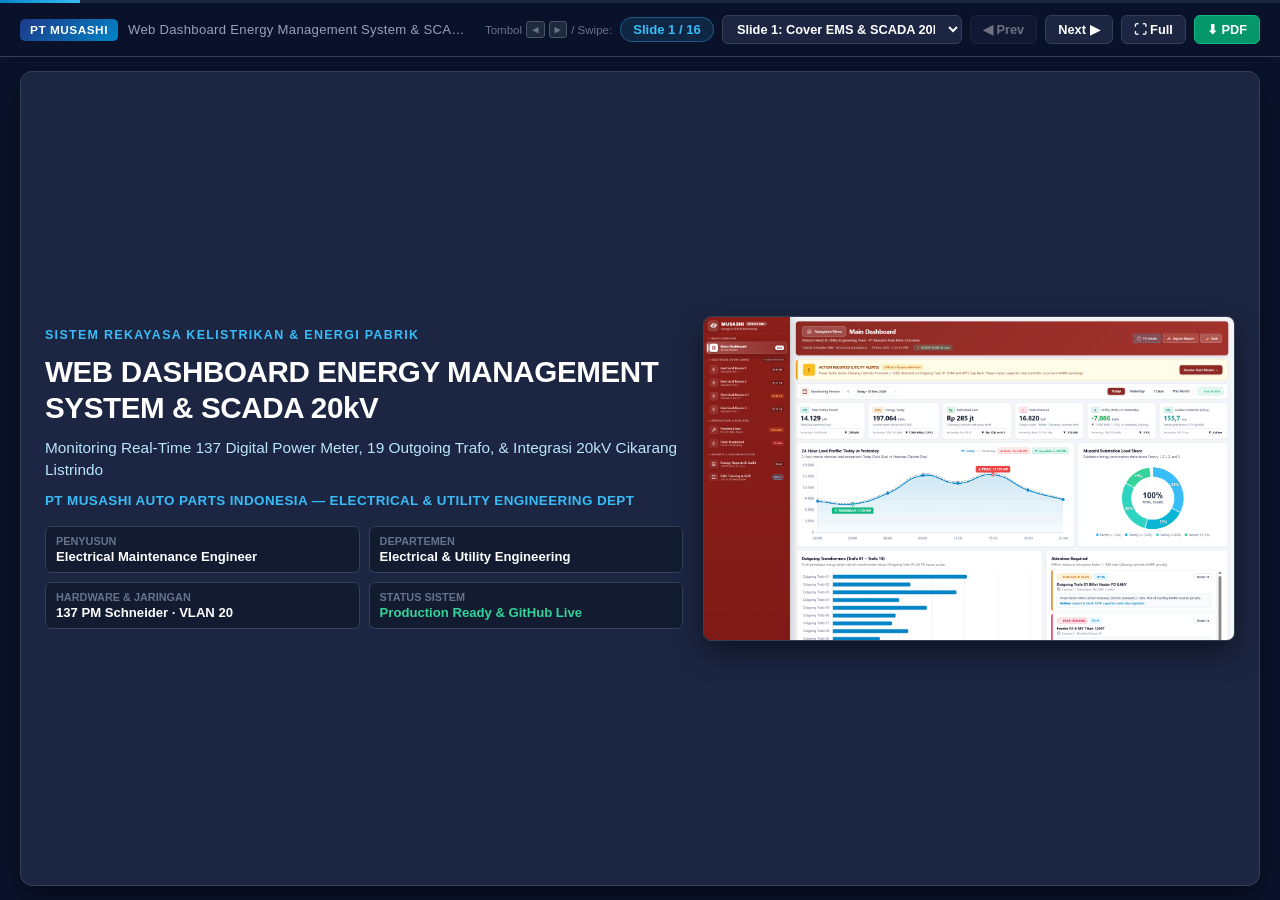
<file: Presentasi_Dashboard_EMS_Musashi_Mentor.html>
<!DOCTYPE html>
<html lang="id">
<head>
  <meta charset="UTF-8">
  <meta name="viewport" content="width=device-width, initial-scale=1.0, maximum-scale=5.0, viewport-fit=cover">
  <title>Web Dashboard Utility EMS & SCADA 20kV – PT Musashi Auto Parts Indonesia</title>
  <style>
    :root {
      --bg-dark: #0B132B;
      --bg-card: #1C2541;
      --bg-card-hover: #223055;
      --navy-primary: #1E3A8A;
      --navy-accent: #0284C7;
      --cyan-accent: #38BDF8;
      --green-accent: #10B981;
      --amber-accent: #F59E0B;
      --red-accent: #EF4444;
      --text-white: #F8FAFC;
      --text-muted: #94A3B8;
      --text-dim: #64748B;
      --border-color: #334155;
      --code-bg: #0F172A;
      --shadow: 0 12px 30px -5px rgba(0, 0, 0, 0.6);
    }
    * { box-sizing: border-box; margin: 0; padding: 0; font-family: -apple-system, BlinkMacSystemFont, "Segoe UI", Roboto, Helvetica, Arial, sans-serif; }
    
    html, body {
      background-color: var(--bg-dark);
      color: var(--text-white);
      height: 100vh;
      height: 100dvh;
      width: 100%;
      overflow: hidden;
      display: flex;
      flex-direction: column;
      touch-action: pan-y;
      -webkit-font-smoothing: antialiased;
    }

    /* Animated Top Progress Bar */
    .progress-bar-container {
      width: 100%;
      height: 3px;
      background: rgba(51, 65, 85, 0.4);
      flex-shrink: 0;
      z-index: 102;
    }
    .progress-bar {
      height: 100%;
      width: 6.25%;
      background: linear-gradient(90deg, #0284C7, #38BDF8);
      transition: width 0.28s cubic-bezier(0.16, 1, 0.3, 1);
    }
    
    /* Top Control Bar */
    .top-bar {
      height: 54px;
      background: rgba(11, 19, 43, 0.98);
      backdrop-filter: blur(12px);
      -webkit-backdrop-filter: blur(12px);
      border-bottom: 1px solid var(--border-color);
      display: flex;
      align-items: center;
      justify-content: space-between;
      padding: 0 20px;
      z-index: 100;
      flex-shrink: 0;
      gap: 12px;
    }
    .brand-title {
      display: flex;
      align-items: center;
      gap: 10px;
      font-size: 0.90rem;
      font-weight: 700;
      letter-spacing: 0.3px;
      min-width: 0;
      white-space: nowrap;
      overflow: hidden;
      text-overflow: ellipsis;
    }
    .brand-badge {
      background: linear-gradient(135deg, #1E3A8A, #0284C7);
      padding: 4px 10px;
      border-radius: 5px;
      font-size: 0.74rem;
      font-weight: 800;
      color: #fff;
      letter-spacing: 0.5px;
      flex-shrink: 0;
    }
    .brand-sub {
      color: var(--text-muted);
      font-weight: 500;
      font-size: 0.82rem;
      white-space: nowrap;
      overflow: hidden;
      text-overflow: ellipsis;
    }
    .nav-controls {
      display: flex;
      align-items: center;
      gap: 8px;
      flex-shrink: 0;
    }
    .slide-indicator {
      font-size: 0.82rem;
      font-weight: 700;
      color: var(--cyan-accent);
      background: rgba(56, 189, 248, 0.12);
      padding: 4px 12px;
      border-radius: 20px;
      border: 1px solid rgba(56, 189, 248, 0.35);
      white-space: nowrap;
    }
    .slide-select-dropdown {
      background: var(--bg-card);
      border: 1px solid var(--border-color);
      color: #fff;
      padding: 5px 10px;
      border-radius: 6px;
      font-size: 0.80rem;
      font-weight: 600;
      max-width: 240px;
      cursor: pointer;
      outline: none;
      transition: border-color 0.2s;
    }
    .slide-select-dropdown:hover, .slide-select-dropdown:focus {
      border-color: var(--cyan-accent);
    }
    .btn-nav {
      background: var(--bg-card);
      border: 1px solid var(--border-color);
      color: #fff;
      padding: 6px 12px;
      border-radius: 6px;
      cursor: pointer;
      font-size: 0.80rem;
      font-weight: 600;
      transition: all 0.2s ease;
      display: flex;
      align-items: center;
      gap: 5px;
      white-space: nowrap;
      user-select: none;
      -webkit-user-select: none;
    }
    .btn-nav:hover {
      background: var(--navy-accent);
      border-color: var(--navy-accent);
    }
    .btn-nav:disabled {
      opacity: 0.4;
      cursor: not-allowed;
      border-color: var(--border-color);
      background: var(--bg-card);
    }
    .btn-pdf {
      background: #059669;
      border-color: #10B981;
      text-decoration: none;
    }
    .btn-pdf:hover {
      background: #10B981;
    }

    /* Main Slide Viewport */
    .slide-viewport {
      flex: 1;
      padding: 14px 20px;
      overflow-y: auto;
      display: flex;
      justify-content: center;
      align-items: center;
      min-height: 0;
      position: relative;
    }
    .slide-card {
      background: var(--bg-card);
      border: 1px solid var(--border-color);
      border-radius: 12px;
      box-shadow: var(--shadow);
      width: 100%;
      max-width: 1360px;
      height: 100%;
      max-height: calc(100dvh - 84px);
      display: none;
      flex-direction: column;
      padding: 18px 24px;
      overflow-y: auto;
      -webkit-overflow-scrolling: touch;
    }
    .slide-card.active {
      display: flex;
      animation: fadeIn 0.22s ease-out;
    }
    @keyframes fadeIn {
      from { opacity: 0; transform: translateY(4px); }
      to { opacity: 1; transform: translateY(0); }
    }
    
    /* Slide Header */
    .slide-header {
      display: flex;
      justify-content: space-between;
      align-items: flex-start;
      padding-bottom: 10px;
      margin-bottom: 12px;
      border-bottom: 1px solid var(--border-color);
      flex-shrink: 0;
      gap: 12px;
    }
    .slide-category {
      font-size: 0.70rem;
      font-weight: 800;
      color: var(--cyan-accent);
      text-transform: uppercase;
      letter-spacing: 1.2px;
      margin-bottom: 3px;
    }
    .slide-title {
      font-size: 1.25rem;
      font-weight: 800;
      color: var(--text-white);
      letter-spacing: -0.2px;
      line-height: 1.25;
    }
    .slide-module-badge {
      background: rgba(2, 132, 199, 0.18);
      border: 1px solid rgba(56, 189, 248, 0.4);
      color: #BAE6FD;
      font-size: 0.74rem;
      font-weight: 700;
      padding: 4px 10px;
      border-radius: 6px;
      white-space: nowrap;
      flex-shrink: 0;
    }

    /* Layout Variations */
    /* 1. Standard 2-Column Split Layout */
    .grid-2 {
      display: grid;
      grid-template-columns: 1fr 1fr;
      gap: 18px;
      flex: 1;
      min-height: 0;
    }
    
    /* 2. Stacked Layout: Full-Width Image Top + 2 Cards Below */
    .layout-stacked {
      display: flex;
      flex-direction: column;
      gap: 12px;
      flex: 1;
      min-height: 0;
    }
    .stacked-img-wrap {
      width: 100%;
      max-height: 200px;
      display: flex;
      justify-content: center;
      align-items: center;
      overflow: hidden;
      border-radius: 8px;
      border: 1px solid var(--border-color);
      background: #000;
      box-shadow: 0 4px 15px rgba(0,0,0,0.3);
      flex-shrink: 0;
    }
    .stacked-img-wrap img {
      width: 100%;
      height: auto;
      max-height: 200px;
      object-fit: contain;
      display: block;
    }
    .stacked-grid {
      display: grid;
      grid-template-columns: 1fr 1fr;
      gap: 14px;
      flex: 1;
      min-height: 0;
    }

    /* 3. Sidebar Showcase Layout */
    .layout-sidebar {
      display: grid;
      grid-template-columns: 140px 1fr 1fr;
      gap: 16px;
      flex: 1;
      min-height: 0;
    }
    .sidebar-img-wrap {
      height: 100%;
      display: flex;
      flex-direction: column;
      align-items: center;
      justify-content: center;
      border-radius: 8px;
      border: 1px solid var(--border-color);
      background: #000;
      padding: 6px;
    }
    .sidebar-img-wrap img {
      max-height: 440px;
      width: auto;
      max-width: 100%;
      object-fit: contain;
      border-radius: 4px;
    }

    /* Content Cards (Boxes) */
    .box {
      background: rgba(15, 23, 42, 0.65);
      border: 1px solid var(--border-color);
      border-radius: 8px;
      padding: 14px 16px;
      display: flex;
      flex-direction: column;
      gap: 6px;
      overflow-y: auto;
      -webkit-overflow-scrolling: touch;
    }
    .box-title {
      font-size: 0.82rem;
      font-weight: 800;
      color: #fff;
      border-bottom: 1px solid var(--border-color);
      padding-bottom: 5px;
      margin-bottom: 3px;
      display: flex;
      align-items: center;
      gap: 6px;
      text-transform: uppercase;
      letter-spacing: 0.4px;
    }
    .box-title-blue { color: var(--cyan-accent); border-color: rgba(56, 189, 248, 0.3); }
    .box-title-green { color: #34D399; border-color: rgba(16, 185, 129, 0.3); }

    /* Image Container in Split Grid */
    .img-container {
      display: flex;
      flex-direction: column;
      gap: 6px;
      height: 100%;
      justify-content: center;
    }
    .img-wrap {
      width: 100%;
      max-height: 420px;
      display: flex;
      justify-content: center;
      align-items: center;
      overflow: hidden;
      border-radius: 8px;
      border: 1px solid var(--border-color);
      background: #000;
      box-shadow: 0 4px 15px rgba(0,0,0,0.3);
    }
    .img-wrap img {
      width: 100%;
      height: auto;
      max-height: 420px;
      object-fit: contain;
      display: block;
    }
    .img-caption {
      font-size: 0.72rem;
      color: var(--text-muted);
      text-align: center;
      font-style: italic;
    }

    /* Typography & Points */
    .desc-text { font-size: 0.80rem; line-height: 1.42; color: var(--text-white); margin-bottom: 5px; }
    .point-item { font-size: 0.78rem; line-height: 1.38; color: #E2E8F0; margin-bottom: 5px; }
    .point-title { font-weight: 700; color: #BAE6FD; }
    .info-callout {
      background: rgba(16, 185, 129, 0.12);
      border: 1px solid rgba(16, 185, 129, 0.4);
      border-radius: 6px;
      padding: 9px 12px;
      font-size: 0.76rem;
      line-height: 1.35;
      color: #6EE7B7;
      margin-top: auto;
    }
    .info-callout-blue {
      background: rgba(2, 132, 199, 0.12);
      border: 1px solid rgba(2, 132, 199, 0.4);
      border-radius: 6px;
      padding: 9px 12px;
      font-size: 0.76rem;
      line-height: 1.35;
      color: #7DD3FC;
      margin-top: auto;
    }

    /* Cover Slide Specifics */
    .cover-layout { display: flex; gap: 20px; align-items: center; flex: 1; min-height: 0; }
    .cover-left { flex: 1.2; display: flex; flex-direction: column; gap: 12px; }
    .cover-tag { font-size: 0.78rem; font-weight: 800; color: var(--cyan-accent); letter-spacing: 1.3px; text-transform: uppercase; }
    .cover-title { font-size: 1.85rem; font-weight: 900; line-height: 1.2; color: #fff; letter-spacing: -0.4px; }
    .cover-sub { font-size: 0.96rem; line-height: 1.42; color: #BAE6FD; }
    .cover-company { font-size: 0.84rem; font-weight: 700; color: #38BDF8; letter-spacing: 0.4px; }
    .cover-meta-grid { display: grid; grid-template-columns: 1fr 1fr; gap: 9px; margin-top: 6px; }
    .meta-box { background: rgba(15, 23, 42, 0.7); border: 1px solid var(--border-color); border-radius: 6px; padding: 8px 10px; }
    .meta-label { font-size: 0.68rem; color: var(--text-dim); text-transform: uppercase; font-weight: 700; }
    .meta-val { font-size: 0.82rem; color: #fff; font-weight: 700; margin-top: 2px; }
    .cover-right { flex: 1; display: flex; justify-content: center; align-items: center; }
    .cover-right img { width: 100%; border-radius: 8px; border: 1px solid var(--border-color); box-shadow: var(--shadow); object-fit: contain; max-height: 380px; }

    /* Keyboard hint */
    .kbd-hint { font-size: 0.72rem; color: var(--text-dim); display: flex; align-items: center; gap: 4px; }
    kbd { background: #1E293B; border: 1px solid #475569; padding: 1px 5px; border-radius: 3px; font-size: 0.68rem; font-family: monospace; }

    /* Mobile Bottom Navigation Bar (Thumb Friendly) */
    .mobile-bottom-nav {
      display: none;
      position: fixed;
      bottom: 0;
      left: 0;
      right: 0;
      height: 52px;
      background: rgba(11, 19, 43, 0.98);
      backdrop-filter: blur(14px);
      -webkit-backdrop-filter: blur(14px);
      border-top: 1px solid var(--border-color);
      padding: 0 12px;
      z-index: 110;
      align-items: center;
      justify-content: space-between;
      gap: 10px;
    }
    .btn-mobile-nav {
      flex: 1;
      height: 38px;
      background: var(--bg-card);
      border: 1px solid var(--border-color);
      color: #fff;
      border-radius: 6px;
      font-weight: 700;
      font-size: 0.80rem;
      display: flex;
      align-items: center;
      justify-content: center;
      gap: 6px;
      cursor: pointer;
      touch-action: manipulation;
    }
    .btn-mobile-nav:active {
      background: var(--navy-accent);
    }
    .btn-mobile-nav:disabled {
      opacity: 0.35;
      pointer-events: none;
    }
    .btn-mobile-next {
      background: var(--navy-primary);
      border-color: var(--navy-accent);
    }
    .mobile-slide-selector-wrap {
      flex: 1.4;
    }
    .mobile-slide-select {
      width: 100%;
      height: 38px;
      background: var(--bg-card);
      border: 1px solid var(--border-color);
      color: var(--cyan-accent);
      border-radius: 6px;
      font-weight: 700;
      font-size: 0.78rem;
      padding: 0 8px;
      outline: none;
      text-align: center;
    }

    /* ========================================================
       RESPONSIVE BREAKPOINTS (ALL DEVICES & ORIENTATIONS)
       ======================================================== */

    /* 1. TABLET / SMALL LAPTOP (<= 1024px) */
    @media (max-width: 1024px) {
      .brand-sub { display: none; }
      .kbd-hint { display: none; }
      .slide-select-dropdown { max-width: 180px; }
      .slide-card { padding: 16px 20px; }
      .slide-title { font-size: 1.15rem; }
      .layout-sidebar { grid-template-columns: 120px 1fr 1fr; gap: 12px; }
    }

    /* 2. MOBILE LANDSCAPE / HAPE MIRING (Height <= 520px and Orientation: Landscape) */
    @media (max-height: 520px) and (orientation: landscape) {
      .top-bar {
        height: 40px;
        padding: 0 14px;
        gap: 8px;
      }
      .brand-title { font-size: 0.78rem; }
      .brand-badge { font-size: 0.68rem; padding: 2px 7px; }
      .brand-sub { display: none; }
      .kbd-hint { display: none; }
      .slide-indicator { font-size: 0.74rem; padding: 2px 8px; }
      .slide-select-dropdown { max-width: 140px; height: 28px; font-size: 0.72rem; padding: 2px 6px; }
      .btn-nav { padding: 4px 8px; font-size: 0.72rem; height: 28px; }
      
      .slide-viewport {
        padding: 6px 12px;
      }
      .slide-card {
        max-height: calc(100dvh - 52px);
        padding: 10px 14px;
        border-radius: 8px;
      }
      .slide-header {
        padding-bottom: 5px;
        margin-bottom: 6px;
      }
      .slide-category { font-size: 0.62rem; margin-bottom: 1px; }
      .slide-title { font-size: 0.98rem; line-height: 1.2; }
      .slide-module-badge { font-size: 0.65rem; padding: 2px 7px; }
      
      .grid-2 {
        grid-template-columns: 1fr 1fr;
        gap: 10px;
      }
      .img-wrap { max-height: 240px; }
      .img-wrap img { max-height: 240px; }
      
      .layout-stacked { gap: 8px; }
      .stacked-img-wrap { max-height: 125px; }
      .stacked-img-wrap img { max-height: 125px; }
      .stacked-grid { grid-template-columns: 1fr 1fr; gap: 10px; }
      
      .layout-sidebar {
        grid-template-columns: 85px 1fr 1fr;
        gap: 8px;
      }
      .sidebar-img-wrap img { max-height: 230px; }
      
      .box {
        padding: 8px 10px;
        gap: 3px;
        border-radius: 6px;
      }
      .box-title { font-size: 0.74rem; padding-bottom: 3px; margin-bottom: 2px; }
      .desc-text { font-size: 0.72rem; line-height: 1.32; margin-bottom: 3px; }
      .point-item { font-size: 0.70rem; line-height: 1.30; margin-bottom: 3px; }
      .info-callout, .info-callout-blue { font-size: 0.70rem; padding: 5px 8px; line-height: 1.28; }
      .img-caption { font-size: 0.65rem; }

      /* Cover slide on landscape phone */
      .cover-layout { gap: 12px; }
      .cover-left { gap: 6px; }
      .cover-tag { font-size: 0.65rem; }
      .cover-title { font-size: 1.15rem; line-height: 1.15; }
      .cover-sub { font-size: 0.78rem; line-height: 1.3; }
      .cover-company { font-size: 0.72rem; }
      .cover-meta-grid { gap: 6px; margin-top: 2px; }
      .meta-box { padding: 4px 6px; }
      .meta-label { font-size: 0.60rem; }
      .meta-val { font-size: 0.70rem; }
      .cover-right img { max-height: 230px; }
    }

    /* 3. MOBILE PORTRAIT / HP TEGAK (Width <= 768px and Height > 520px) */
    @media (max-width: 768px) and (orientation: portrait) {
      .top-bar {
        height: 48px;
        padding: 0 12px;
      }
      .brand-title { font-size: 0.82rem; }
      .brand-sub { display: none; }
      .kbd-hint { display: none; }
      .slide-select-dropdown { display: none; }
      .btn-nav:not(.btn-pdf) { display: none; }
      .btn-pdf { padding: 4px 9px; font-size: 0.74rem; }
      
      .mobile-bottom-nav {
        display: flex;
      }
      
      .slide-viewport {
        padding: 8px 8px calc(62px + env(safe-area-inset-bottom, 0px)) 8px;
        align-items: stretch;
      }
      .slide-card {
        max-height: calc(100dvh - 118px);
        padding: 12px 14px;
        border-radius: 10px;
        height: auto;
      }
      .slide-header {
        flex-direction: column;
        align-items: flex-start;
        gap: 6px;
        padding-bottom: 8px;
        margin-bottom: 10px;
      }
      .slide-title { font-size: 1.12rem; line-height: 1.25; }
      .slide-module-badge { font-size: 0.68rem; padding: 3px 8px; }
      
      /* Stack layout into 1 column for phones */
      .grid-2 {
        grid-template-columns: 1fr;
        gap: 12px;
      }
      .img-wrap { max-height: 240px; }
      .img-wrap img { max-height: 240px; }
      
      .layout-stacked { gap: 10px; }
      .stacked-img-wrap { max-height: 160px; }
      .stacked-img-wrap img { max-height: 160px; }
      .stacked-grid { grid-template-columns: 1fr; gap: 10px; }
      
      .layout-sidebar {
        grid-template-columns: 1fr;
        gap: 12px;
      }
      .sidebar-img-wrap { max-height: 280px; }
      .sidebar-img-wrap img { max-height: 260px; }

      .box {
        padding: 10px 12px;
        border-radius: 6px;
      }
      .box-title { font-size: 0.78rem; }
      .desc-text { font-size: 0.76rem; }
      .point-item { font-size: 0.74rem; }
      .info-callout, .info-callout-blue { font-size: 0.72rem; padding: 7px 10px; }

      /* Cover slide on phone */
      .cover-layout {
        flex-direction: column;
        gap: 14px;
      }
      .cover-left { gap: 8px; }
      .cover-title { font-size: 1.35rem; line-height: 1.2; }
      .cover-sub { font-size: 0.85rem; line-height: 1.35; }
      .cover-company { font-size: 0.76rem; }
      .cover-meta-grid { grid-template-columns: 1fr 1fr; gap: 6px; }
      .meta-box { padding: 6px 8px; }
      .meta-label { font-size: 0.64rem; }
      .meta-val { font-size: 0.74rem; }
      .cover-right img { max-height: 220px; }
    }

    /* 4. VERY SMALL PHONES (Width <= 380px) */
    @media (max-width: 380px) {
      .cover-meta-grid { grid-template-columns: 1fr; }
      .cover-title { font-size: 1.20rem; }
      .slide-title { font-size: 1.02rem; }
    }
  </style>
</head>
<body>

  <!-- TOP PROGRESS BAR -->
  <div class="progress-bar-container">
    <div class="progress-bar" id="progressBar"></div>
  </div>

  <!-- TOP BAR -->
  <header class="top-bar">
    <div class="brand-title">
      <span class="brand-badge">PT MUSASHI</span>
      <span class="brand-sub">Web Dashboard Energy Management System & SCADA 20kV</span>
    </div>
    <div class="nav-controls">
      <div class="kbd-hint">Tombol <kbd>◀</kbd> <kbd>▶</kbd> / Swipe:</div>
      <span class="slide-indicator" id="slideIndicator">Slide 1 / 16</span>
      <select id="slideSelect" class="slide-select-dropdown" onchange="goToSlide(parseInt(this.value))">
        <option value="1">Slide 1: Cover EMS & SCADA 20kV</option>
        <option value="2">Slide 2: Arsitektur SCADA IoT 3-Tier</option>
        <option value="3">Slide 3: Master Dashboard Hero</option>
        <option value="4">Slide 4: Sidebar & Kapsul SCADA 20kV</option>
        <option value="5">Slide 5: Header Bar & Filter Toolbar</option>
        <option value="6">Slide 6: Peringatan Dini Power Factor</option>
        <option value="7">Slide 7: 6 Kartu Metrik Kinerja (KPI)</option>
        <option value="8">Slide 8: Profil Beban 24 Jam</option>
        <option value="9">Slide 9: Donut Substation Load Share</option>
        <option value="10">Slide 10: 19 Outgoing Transformers</option>
        <option value="11">Slide 11: Attention Required Worklist</option>
        <option value="12">Slide 12: Pasokan Utama CLD 1, 2, 3</option>
        <option value="13">Slide 13: Direktori 111 Power Meter</option>
        <option value="14">Slide 14: Modal Detail 3-Fasa & Modbus</option>
        <option value="15">Slide 15: Substation, Forging & HT View</option>
        <option value="16">Slide 16: Audit ISO 50001 & Kesimpulan</option>
      </select>
      <button class="btn-nav" id="btnPrev" onclick="prevSlide()" title="Slide Sebelumnya (Arrow Left)">◀ Prev</button>
      <button class="btn-nav" id="btnNext" onclick="nextSlide()" title="Slide Selanjutnya (Arrow Right)">Next ▶</button>
      <button class="btn-nav" onclick="toggleFullscreen()" title="Layar Penuh (F)">⛶ Full</button>
      <a href="Presentasi_Dashboard_EMS_Musashi_Mentor.pdf" download class="btn-nav btn-pdf" title="Unduh Berkas PDF Lanskap">⬇ PDF</a>
    </div>
  </header>

  <!-- SLIDES CONTAINER -->
  <main class="slide-viewport" id="slideViewport">

    <!-- SLIDE 1: COVER -->
    <section class="slide-card active" data-slide="1" aria-label="Cover Slide">
      <div class="cover-layout">
        <div class="cover-left">
          <div class="cover-tag">SISTEM REKAYASA KELISTRIKAN & ENERGI PABRIK</div>
          <h1 class="cover-title">WEB DASHBOARD ENERGY MANAGEMENT SYSTEM & SCADA 20kV</h1>
          <p class="cover-sub">Monitoring Real-Time 137 Digital Power Meter, 19 Outgoing Trafo, & Integrasi 20kV Cikarang Listrindo</p>
          <div class="cover-company">PT MUSASHI AUTO PARTS INDONESIA — ELECTRICAL & UTILITY ENGINEERING DEPT</div>
          <div class="cover-meta-grid">
            <div class="meta-box">
              <div class="meta-label">Penyusun</div>
              <div class="meta-val">Electrical Maintenance Engineer</div>
            </div>
            <div class="meta-box">
              <div class="meta-label">Departemen</div>
              <div class="meta-val">Electrical & Utility Engineering</div>
            </div>
            <div class="meta-box">
              <div class="meta-label">Hardware & Jaringan</div>
              <div class="meta-val">137 PM Schneider · VLAN 20</div>
            </div>
            <div class="meta-box">
              <div class="meta-label">Status Sistem</div>
              <div class="meta-val" style="color: #34D399;">Production Ready & GitHub Live</div>
            </div>
          </div>
        </div>
        <div class="cover-right">
          <img src="ss_overview_clean.png" alt="Dashboard Hero Preview" loading="lazy">
        </div>
      </div>
    </section>

    <!-- SLIDE 2: BACKGROUND & ARCHITECTURE -->
    <section class="slide-card" data-slide="2" aria-label="Slide 2: Sistem Arsitektur">
      <div class="slide-header">
        <div>
          <div class="slide-category">SISTEM ARSITEKTUR & INTEGRASI LAPANGAN</div>
          <h2 class="slide-title">Tantangan Operasional Kelistrikan & Solusi Arsitektur SCADA IoT 3-Tier</h2>
        </div>
        <div class="slide-module-badge">Arsitektur Rekayasa Kelistrikan</div>
      </div>
      <div class="grid-2">
        <div class="box">
          <div class="img-container">
            <div class="img-wrap"><img src="ss_overview_clean.png" alt="Dashboard Overview" loading="lazy"></div>
            <div class="img-caption">Tampilan Antarmuka Master Web Dashboard EMS PT Musashi Auto Parts Indonesia</div>
          </div>
        </div>
        <div class="box">
          <div class="box-title">Tantangan Operasional di Lapangan</div>
          <div class="point-item"><span class="point-title">• Pencatatan Meter Manual yang Memakan Waktu:</span> Sebelum implementasi sistem ini, teknisi memerlukan waktu 2–3 jam setiap shift untuk mencatat 137 Digital Power Meter secara manual antar gardu pabrik, dengan risiko salah pencatatan.</div>
          <div class="point-item"><span class="point-title">• Risiko Finansial Penalti kVARh:</span> Regulasi utilitas PT Cikarang Listrindo mewajibkan batas minimum Power Factor (Cos φ) sebesar 0,85. Keterlambatan deteksi penurunan daya reaktif menimbulkan risiko denda tagihan kVARh bernilai puluhan juta rupiah per bulan.</div>
          <div class="point-item"><span class="point-title">• Ketiadaan Visibilitas Kurva Beban:</span> Sulit mengidentifikasi pemborosan listrik standby malam hari tanpa visualisasi tren beban secara kontinu.</div>
          <div class="box-title box-title-blue">Solusi Arsitektur SCADA IoT 3-Tier</div>
          <div class="point-item"><span class="point-title">• Field Layer:</span> 137 Digital Power Meter Schneider (seri PM5350 & PM8000), Relai Proteksi Sepam, serta sekunder CT/VT pada Kubikel Schneider SM6 20kV.</div>
          <div class="point-item"><span class="point-title">• Network Layer:</span> Daisy-chain RS-485 Modbus RTU ke Gateway Ethernet Modbus TCP/IP terisolasi (SCADA VLAN 20).</div>
          <div class="point-item"><span class="point-title">• Application Layer:</span> Web Dashboard responsif dengan engine polling real-time, SCADA Dark/Light Theme, visualisasi Chart.js, dan modul ekspor audit.</div>
          <div class="info-callout-blue"><b>Kegunaan Sistem:</b> Menyediakan sentralisasi data telemetri kelistrikan 3 pabrik dalam satu layar terpusat untuk keandalan distribusi daya dan audit ISO 50001.</div>
        </div>
      </div>
    </section>

    <!-- SLIDE 3: MASTER DASHBOARD HERO -->
    <section class="slide-card" data-slide="3" aria-label="Slide 3: Master Dashboard">
      <div class="slide-header">
        <div>
          <div class="slide-category">IKHTISAR ANTARMUKA PUSAT</div>
          <h2 class="slide-title">Master Dashboard: 'Single Pane of Glass' Monitoring Seluruh Pabrik</h2>
        </div>
        <div class="slide-module-badge">Tampilan Keseluruhan Antarmuka Web</div>
      </div>
      <div class="grid-2">
        <div class="box">
          <div class="img-container">
            <div class="img-wrap"><img src="ss_overview_clean.png" alt="Master Dashboard Full" loading="lazy"></div>
            <div class="img-caption">Tampilan Penuh Antarmuka Web Dashboard EMS (Resolusi Tinggi 3200x1950)</div>
          </div>
        </div>
        <div class="box">
          <div class="box-title">Struktur Tata Letak 6 Zona Operasional</div>
          <p class="desc-text">Dashboard mengintegrasikan seluruh parameter kelistrikan dalam tata letak visual terstruktur tanpa harus berpindah layar:</p>
          <div class="point-item"><span class="point-title">• Zona 1 (Sidebar Kiri):</span> Navigasi fasilitas pabrik & status jaringan SCADA 20kV.</div>
          <div class="point-item"><span class="point-title">• Zona 2 (Header Atas):</span> Waktu live, switch tema SCADA, mode TV display, dan filter rentang tanggal.</div>
          <div class="point-item"><span class="point-title">• Zona 3 (Banner & KPI):</span> Peringatan anomali Power Factor dan 6 kartu metrik kinerja utama.</div>
          <div class="point-item"><span class="point-title">• Zona 4 (Grafik Analitik):</span> Profil beban 24 jam dengan penanda Peak/Terendah dan proporsi konsumsi energi per gardu.</div>
          <div class="point-item"><span class="point-title">• Zona 5 (Distribusi & Suplai):</span> Seluruh 19 Outgoing Trafo dan 3 Incoming Feeder CLD 20kV.</div>
          <div class="point-item"><span class="point-title">• Zona 6 (Database Tabel):</span> Direktori pembacaan telemetri 111 meter aktif lengkap dengan register Modbus.</div>
          <div class="box-title box-title-green">Nilai Keunggulan Operasional bagi Tim Maintenance</div>
          <div class="point-item"><span class="point-title">• Kecepatan Diagnosis:</span> Kondisi kesehatan jaringan listrik dapat dinilai dalam <b>5 detik pertama</b> saat membuka dashboard.</div>
          <div class="point-item"><span class="point-title">• Akses Multi-Device:</span> Dapat diakses fleksibel melalui PC Ruang Kontrol Utility, laptop engineer, maupun tablet saat inspeksi lapangan.</div>
        </div>
      </div>
    </section>

    <!-- SLIDE 4: SIDEBAR & SCADA CAPSULE -->
    <section class="slide-card" data-slide="4" aria-label="Slide 4: Sidebar Navigasi">
      <div class="slide-header">
        <div>
          <div class="slide-category">STRUKTUR NAVIGASI & TELEMETRI SCADA</div>
          <h2 class="slide-title">Sidebar Menu Pabrik & Kapsul Telemetri Jaringan SCADA 20kV</h2>
        </div>
        <div class="slide-module-badge">Panel Navigasi Sisi Kiri</div>
      </div>
      <div class="layout-sidebar">
        <div class="sidebar-img-wrap">
          <img src="ss_sidebar_complete.png" alt="Sidebar Navigation" loading="lazy">
          <div class="img-caption" style="margin-top:4px;">Navigasi & SCADA</div>
        </div>
        <div class="box">
          <div class="box-title">Hierarki Navigasi Fasilitas Pabrik</div>
          <div class="point-item"><span class="point-title">• Main Dashboard:</span> Pusat ikhtisar operasional 3 pabrik.</div>
          <div class="point-item"><span class="point-title">• Electrical Room 1 (Factory 1):</span> Kubikel SM6 20kV & Trafo 01–05.</div>
          <div class="point-item"><span class="point-title">• Electrical Room 2 (Factory 2.1):</span> Billet Heater & Trafo 06–10.</div>
          <div class="point-item"><span class="point-title">• Electrical Room 3 (Factory 3):</span> Pompa utilitas & Trafo 17–19.</div>
          <div class="point-item"><span class="point-title">• Forging Lines:</span> Monitoring 39 mesin press penempaan.</div>
          <div class="point-item"><span class="point-title">• Heat Treatment:</span> Pengawasan tungku pemanas & carburizing.</div>
          <div class="point-item"><span class="point-title">• Energy Reports & Audit:</span> Pusat ekspor rekapitulasi data energi.</div>
          <div class="point-item"><span class="point-title">• EMS Training & SOP:</span> Panduan teknis & standar operasional.</div>
          <div class="info-callout-blue"><b>Kegunaan:</b> Memudahkan teknisi mengisolasi area pengawasan khusus saat pelaksanaan Preventive Maintenance berkala.</div>
        </div>
        <div class="box">
          <div class="box-title box-title-blue">Kapsul Status Jaringan SCADA 20kV</div>
          <div class="point-item"><span class="point-title">• Total Load (14.129 kW):</span> Akumulasi beban daya aktif seketika seluruh plant yang diperbarui secara kontinu.</div>
          <div class="point-item"><span class="point-title">• Power Factor (0,90 Optimal):</span> Nilai rata-rata Cos φ sistem pabrik yang ditampilkan dengan warna hijau aman.</div>
          <div class="point-item"><span class="point-title">• Active Meters (111 / 111 Online):</span> Rasio keaktifan komunikasi seluruh instrumen ukur digital pada jaringan.</div>
          <div class="point-item"><span class="point-title">• SCADA VLAN (NORMAL):</span> Status koneksi jaringan industri VLAN 20 pada grid Cikarang Listrindo 50.00 Hz.</div>
          <div class="box-title box-title-green">Keandalan Deteksi Jaringan Komunikasi</div>
          <div class="point-item"><span class="point-title">• Deteksi Jalur Putus Cepat:</span> Jika kabel komunikasi RS-485 putus atau gateway Modbus mati, rasio meter aktif berkurang seketika sehingga teknisi langsung mengetahui gardu yang bermasalah.</div>
          <div class="point-item"><span class="point-title">• Zero Blind Spot:</span> Menjamin tidak ada data telemetri yang terlewat.</div>
        </div>
      </div>
    </section>

    <!-- SLIDE 5: HEADER BAR & TOOLBAR -->
    <section class="slide-card" data-slide="5" aria-label="Slide 5: Header Bar">
      <div class="slide-header">
        <div>
          <div class="slide-category">KONTROL OPERASIONAL & FILTER WAKTU</div>
          <h2 class="slide-title">Header Bar Terpusat & Segmented Toolbar Pemilihan Periode</h2>
        </div>
        <div class="slide-module-badge">Panel Kontrol Atas</div>
      </div>
      <div class="layout-stacked">
        <div class="stacked-img-wrap">
          <img src="ss_header_clean.png" alt="Header Banner & Toolbar" loading="lazy">
        </div>
        <div class="img-caption">Header Bar Operasional: Live Clock, TV Fullscreen Mode, Theme Switcher, & Export</div>
        <div class="stacked-grid">
          <div class="box">
            <div class="box-title">Komponen Header Bar Utama</div>
            <div class="point-item"><span class="point-title">• Live Clock Berpresisi Detik:</span> Menampilkan tanggal dan jam WIB secara real-time tersinkronisasi dengan server SCADA pabrik.</div>
            <div class="point-item"><span class="point-title">• Tombol TV Mode (Fullscreen Kiosk):</span> Mengubah tata letak menjadi mode display layar penuh tanpa bilah gulir untuk monitor dinding di Utility Control Room.</div>
            <div class="point-item"><span class="point-title">• Tombol SCADA Dark / Light Theme:</span> Opsi tema gelap SCADA (standar kenyamanan mata ruang kontrol 24 jam) dan tema terang untuk dokumentasi & presentasi.</div>
            <div class="point-item"><span class="point-title">• Tombol Export Report:</span> Pintasan langsung untuk mengunduh rekapitulasi data energi kelistrikan.</div>
          </div>
          <div class="box">
            <div class="box-title box-title-blue">Segmented Timeframe Selector</div>
            <div class="point-item"><span class="point-title">• Today (Live):</span> Analisis real-time jam-ke-jam untuk shift kerja berjalan hari ini.</div>
            <div class="point-item"><span class="point-title">• Yesterday (H-1):</span> Evaluasi pola konsumsi daya 24 jam siklus kemarin.</div>
            <div class="point-item"><span class="point-title">• 7 Days:</span> Profil tren konsumsi dan variasi beban selama 1 minggu kerja.</div>
            <div class="point-item"><span class="point-title">• This Month (MTD):</span> Akumulasi konsumsi energi bulanan untuk verifikasi tagihan rekening listrik.</div>
            <div class="info-callout-blue"><b>Kegunaan Shift Handover:</b> Mempermudah rapat serah terima antar shift (Shift 1, 2, dan 3) dengan membandingkan performa pemakaian energi shift berjalan terhadap shift sebelumnya.</div>
          </div>
        </div>
      </div>
    </section>

    <!-- SLIDE 6: CRITICAL ALERT BANNER -->
    <section class="slide-card" data-slide="6" aria-label="Slide 6: Sistem Peringatan Dini">
      <div class="slide-header">
        <div>
          <div class="slide-category">SISTEM PROTEKSI & PREVENSI ANOMALI</div>
          <h2 class="slide-title">Sistem Peringatan Dini: Pencegahan Penalti Finansial kVARh Listrik</h2>
        </div>
        <div class="slide-module-badge">Banner Tindakan Cepat (Action Required)</div>
      </div>
      <div class="layout-stacked">
        <div class="stacked-img-wrap">
          <img src="ss_alert_clean.png" alt="Alert Banner" loading="lazy">
        </div>
        <div class="img-caption">Banner Peringatan Otomatis: Deteksi Dini Penurunan Power Factor (Cos φ < 0.85)</div>
        <div class="stacked-grid">
          <div class="box">
            <div class="box-title">Mekanisme Deteksi Otomatis (Early Warning Logic)</div>
            <p class="desc-text">Banner peringatan muncul otomatis pada bagian teratas saat terdeteksi anomali kritis:</p>
            <div class="point-item"><span class="point-title">• Kontras Visual Jelas:</span> Latar belakang kuning peringatan dengan indikator kontras tinggi yang langsung menarik perhatian operator ruang kontrol.</div>
            <div class="point-item"><span class="point-title">• Lokasi Masalah Teridentifikasi Spesifik:</span> Menunjuk langsung titik anomali peralatan: <i>'Power factor below Cikarang Listrindo threshold (< 0.85) detected on Outgoing Trafo 01 (0.84) and APFC Cap Bank.'</i></div>
            <div class="point-item"><span class="point-title">• Tombol Navigasi Pintas:</span> Tombol <i>'Review Alert Meters →'</i> seketika memfilter tabel ke instrumen yang mengalami anomali.</div>
          </div>
          <div class="box">
            <div class="box-title box-title-green">Nilai Teknis & Pencegahan Denda Penalti</div>
            <div class="point-item"><span class="point-title">• Panduan Aksi Perbaikan di Lapangan:</span> Menyediakan instruksi langsung: <i>'Please inspect capacitor step controller to prevent kVARh surcharge.'</i></div>
            <div class="point-item"><span class="point-title">• Penyelamat Biaya Pabrik:</span> PT Cikarang Listrindo memberlakukan denda penalti jika Power Factor rata-rata berada di bawah 0,85. Sistem ini mencegah timbulnya biaya penalti sebelum siklus tagihan resmi ditutup.</div>
            <div class="point-item"><span class="point-title">• Respon Cepat:</span> Teknisi tidak perlu mencari lokasi kerusakan secara manual; sistem langsung mengarahkan teknisi ke panel kompensasi daya reaktif yang rusak.</div>
          </div>
        </div>
      </div>
    </section>

    <!-- SLIDE 7: 6 EXECUTIVE KPI CARDS -->
    <section class="slide-card" data-slide="7" aria-label="Slide 7: 6 KPI Eksekutif">
      <div class="slide-header">
        <div>
          <div class="slide-category">RINGKASAN PARAMETER EKSEKUTIF</div>
          <h2 class="slide-title">6 Kartu Metrik Kinerja Utama: Daya, Biaya, Puncak, & Emisi Karbon</h2>
        </div>
        <div class="slide-module-badge">Panel Ringkasan Kinerja Utama</div>
      </div>
      <div class="layout-stacked">
        <div class="stacked-img-wrap">
          <img src="ss_kpi_all_clean.png" alt="KPI Cards" loading="lazy">
        </div>
        <div class="img-caption">6 Kartu KPI Eksekutif: Total Active Power, Energy Today, Cost, Peak Demand, Delta, & CO2</div>
        <div class="stacked-grid">
          <div class="box">
            <div class="box-title">Indikator Daya Aktif, Akumulasi Energi, & Biaya</div>
            <div class="point-item"><span class="point-title">• 1. Total Active Power (14.129 kW):</span> Beban daya aktif riil seketika 3 pabrik, mencerminkan ritme operasional mesin produksi.</div>
            <div class="point-item"><span class="point-title">• 2. Energy Today (197.064 kWh):</span> Akumulasi pemakaian energi sejak jam 00:00 WIB yang bertambah dinamis, lengkap dengan komparasi data kemarin.</div>
            <div class="point-item"><span class="point-title">• 3. Estimated Cost (Rp 285 jt):</span> Estimasi rupiah biaya listrik berjalan berdasarkan formula tarif industri PT Cikarang Listrindo Tbk.</div>
          </div>
          <div class="box">
            <div class="box-title box-title-blue">Indikator Keandalan Beban Puncak & Keberlanjutan</div>
            <div class="point-item"><span class="point-title">• 4. Peak Demand (16.820 kW):</span> Titik beban tertinggi hari ini; memastikan beban tetap berada dalam margin kapasitas aman transformator dan pemutus 20kV.</div>
            <div class="point-item"><span class="point-title">• 5. Utility Delta (-7.086 kWh / ▼ -3,5%):</span> Selisih konsumsi energi dibanding waktu yang sama kemarin (warna hijau menandakan kondisi lebih hemat).</div>
            <div class="point-item"><span class="point-title">• 6. Carbon Emission (155,7 ton CO2e):</span> Estimasi emisi gas rumah kaca berbasis faktor emisi grid Jamali (0,79 kg/kWh) untuk kepatuhan pelaporan ESG.</div>
          </div>
        </div>
      </div>
    </section>

    <!-- SLIDE 8: 24-HOUR LOAD PROFILE -->
    <section class="slide-card" data-slide="8" aria-label="Slide 8: Kurva Beban 24 Jam">
      <div class="slide-header">
        <div>
          <div class="slide-category">ANALISIS KURVA BEBAN OPERASIONAL</div>
          <h2 class="slide-title">Profil Beban 24 Jam: Penanda Beban Puncak (Peak) & Beban Terendah</h2>
        </div>
        <div class="slide-module-badge">Grafik Garis Komparasi 24 Jam</div>
      </div>
      <div class="grid-2">
        <div class="box">
          <div class="img-container">
            <div class="img-wrap"><img src="ss_chart_24h_clean.png" alt="24-Hour Load Profile" loading="lazy"></div>
            <div class="img-caption">Kurva Beban 24 Jam: Hari Ini vs Kemarin dengan Callout Peak & Terendah</div>
          </div>
        </div>
        <div class="box">
          <div class="box-title">Komponen Tampilan Kurva Beban 24 Jam</div>
          <p class="desc-text">Grafik garis dinamis dengan interval 3 jam yang membandingkan hari ini vs kemarin:</p>
          <div class="point-item"><span class="point-title">• Garis Biru Solid (Today - Live):</span> Pola beban pemakaian daya aktif riil yang sedang berjalan.</div>
          <div class="point-item"><span class="point-title">• Garis Abu-Abu Putus-Putus (Yesterday):</span> Pola pemakaian daya listrik pada waktu yang sama kemarin sebagai baseline.</div>
          <div class="point-item"><span class="point-title">• Badge Merah (▲ Peak: 15.720 kW):</span> Penanda visual otomatis di atas titik beban tertinggi pada pukul 15:00 WIB saat jam kerja puncak.</div>
          <div class="point-item"><span class="point-title">• Badge Hijau (▼ Terendah: 7.730 kW):</span> Penanda visual otomatis di bawah titik beban terendah pada pukul 03:00 WIB dini hari.</div>
          <div class="point-item"><span class="point-title">• Header Legend Terpadu:</span> Menampilkan angka Peak dan Terendah yang tersinkronisasi.</div>
          <div class="box-title box-title-green">Fungsi Rekayasa bagi Tim Utility</div>
          <div class="point-item"><span class="point-title">• Pengawasan Kapasitas Trafo:</span> Memastikan lonjakan mesin pada pukul 15:00 WIB tidak melampaui batas trip Circuit Breaker 20kV.</div>
          <div class="point-item"><span class="point-title">• Audit Beban Standby Malam Hari:</span> Memverifikasi bahwa pada jam 03:00 WIB dini hari tidak ada Billet Heater atau kompresor yang beroperasi sia-sia.</div>
          <div class="point-item"><span class="point-title">• Identifikasi Jam Istirahat:</span> Terlihat jelas penurunan lembah beban saat istirahat makan siang (12:00–13:00 WIB).</div>
        </div>
      </div>
    </section>

    <!-- SLIDE 9: DONUT CHART -->
    <section class="slide-card" data-slide="9" aria-label="Slide 9: Donut Substation Share">
      <div class="slide-header">
        <div>
          <div class="slide-category">DISTRIBUSI BEBAN SUBSTATION PABRIK</div>
          <h2 class="slide-title">Musashi Substation Load Share: Proporsi Konsumsi Gardu (100% Total Share)</h2>
        </div>
        <div class="slide-module-badge">Grafik Donut Beban Substation</div>
      </div>
      <div class="grid-2">
        <div class="box">
          <div class="img-container">
            <div class="img-wrap"><img src="ss_chart_donut_clean.png" alt="Donut Load Share" loading="lazy"></div>
            <div class="img-caption">Donut Chart: Distribusi Beban Substation dengan Label Persentase Langsung</div>
          </div>
        </div>
        <div class="box">
          <div class="box-title">Komponen Tampilan Grafik Donut</div>
          <p class="desc-text">Grafik donat modern dengan rendering persentase langsung pada segmen warna busur:</p>
          <div class="point-item"><span class="point-title">• Persentase Langsung pada Segmen Busur (On-Slice Labels):</span></div>
          <div class="point-item" style="padding-left:12px;"><span class="point-title">- Factory 1 (33% - Biru Muda):</span> Substation penyuplai lini permesinan utama, perakitan, dan utilitas pabrik.</div>
          <div class="point-item" style="padding-left:12px;"><span class="point-title">- Factory 2 (30% - Teal):</span> Substation penyuplai lini mesin Forging Press berkapasitas besar.</div>
          <div class="point-item" style="padding-left:12px;"><span class="point-title">- Factory 2.1 (22% - Cyan):</span> Substation penyuplai Billet Heater induksi berdaya tinggi.</div>
          <div class="point-item" style="padding-left:12px;"><span class="point-title">- Factory 3 (15% - Hijau):</span> Substation penyuplai fasilitas pompa sentral dan cooling tower.</div>
          <div class="point-item"><span class="point-title">• Pusat Donut (100% TOTAL SHARE):</span> Lingkaran tengah menampilkan teks <b>100% TOTAL SHARE</b> untuk konfirmasi keseimbangan data.</div>
          <div class="point-item"><span class="point-title">• Struktur Kategori Bersih:</span> Kategori proses Forging dan Heat Treatment dipisahkan agar donat murni membandingkan 4 gardu pabrik secara jelas.</div>
          <div class="box-title box-title-green">Kegunaan Analisis Biaya Listrik</div>
          <div class="point-item"><span class="point-title">• Akuntabilitas Finansial:</span> Membantu akuntansi biaya membagi beban tagihan listrik bulanan ke masing-masing lini pabrik secara objektif berbasis data telemetri riil.</div>
        </div>
      </div>
    </section>

    <!-- SLIDE 10: 19 OUTGOING TRANSFORMERS -->
    <section class="slide-card" data-slide="10" aria-label="Slide 10: 19 Outgoing Transformers">
      <div class="slide-header">
        <div>
          <div class="slide-category">MONITORING TRANSFORMATOR DISTRIBUSI</div>
          <h2 class="slide-title">Outgoing Transformers: Pemantauan 19 Unit Trafo Lengkap Sesuai Urutan</h2>
        </div>
        <div class="slide-module-badge">Grafik Batang Horisontal 19 Trafo</div>
      </div>
      <div class="grid-2">
        <div class="box">
          <div class="img-container">
            <div class="img-wrap"><img src="ss_trafo19_clean.png" alt="19 Outgoing Transformers Chart" loading="lazy"></div>
            <div class="img-caption">Profil Konsumsi Energi Seluruh 19 Transformator Keluar (Outgoing Trafo 01–19)</div>
          </div>
        </div>
        <div class="box">
          <div class="box-title">Komponen Tampilan 19 Outgoing Trafo</div>
          <p class="desc-text">Grafik batang horizontal yang dirancang khusus untuk memuat seluruh 19 transformator keluar:</p>
          <div class="point-item"><span class="point-title">• 19 Unit Trafo Lengkap & Terurut:</span> Menampilkan seluruh transformator distribusi mulai dari <b>Outgoing Trafo 01</b> hingga <b>Outgoing Trafo 19</b> secara sekuensial.</div>
          <div class="point-item"><span class="point-title">• Format Penamaan Baku & Bersih:</span> Menggunakan standar penamaan baku industri kelistrikan pabrik sehingga langsung cocok dengan Single Line Diagram (SLD).</div>
          <div class="point-item"><span class="point-title">• Peringkat Konsumsi Energi Transformator:</span></div>
          <div class="point-item" style="padding-left:12px;"><span class="point-title">- Outgoing Trafo 12:</span> Konsumen tertinggi (18.450 kWh) - menyuplai mesin Forging Press & Heat Treatment.</div>
          <div class="point-item" style="padding-left:12px;"><span class="point-title">- Outgoing Trafo 01:</span> 15.400 kWh - menyuplai Billet Heater Factory 1.</div>
          <div class="point-item" style="padding-left:12px;"><span class="point-title">- Outgoing Trafo 03:</span> 14.200 kWh - menyuplai Heat Treatment Factory 1.</div>
          <div class="point-item" style="padding-left:12px;"><span class="point-title">- Outgoing Trafo 10:</span> 11.800 kWh - menyuplai Billet Heater Komatsu Factory 2.1.</div>
          <div class="box-title box-title-green">Manajemen Beban & Preventive Maintenance</div>
          <div class="point-item"><span class="point-title">• Keseimbangan Beban Transformator:</span> Memastikan tidak ada transformator yang terbebani melampaui rating kVA pada jam kerja puncak.</div>
          <div class="point-item"><span class="point-title">• Prioritas Inspeksi Berkala:</span> Trafo berbeban tinggi (Trafo 12, 01, 03) diprioritaskan untuk pengujian dielektrik minyak dan inspeksi termografi inframerah.</div>
        </div>
      </div>
    </section>

    <!-- SLIDE 11: ATTENTION REQUIRED LIST -->
    <section class="slide-card" data-slide="11" aria-label="Slide 11: Attention Required">
      <div class="slide-header">
        <div>
          <div class="slide-category">MANAJEMEN PERAWATAN PROAKTIF</div>
          <h2 class="slide-title">Attention Required: Daftar Kerja Proaktif Teknisi Substation</h2>
        </div>
        <div class="slide-module-badge">Daftar Tindakan Cepat Lapangan</div>
      </div>
      <div class="grid-2">
        <div class="box">
          <div class="img-container">
            <div class="img-wrap"><img src="ss_attention_clean.png" alt="Attention Required List" loading="lazy"></div>
            <div class="img-caption">Daftar Meter Anomali yang Memerlukan Inspeksi Lapangan Segera</div>
          </div>
        </div>
        <div class="box">
          <div class="box-title">Komponen Tampilan Attention Required</div>
          <p class="desc-text">Daftar kerja otomatis berbasis logika SCADA yang menyaring instrumen bermasalah:</p>
          <div class="point-item"><span class="point-title">• Kartu 1 (Low Cos φ 0.84 - TR-01):</span> Peringatan Power Factor rendah pada Outgoing Trafo 01 Billet Heater. Rekomendasi aksi: <i>'Inspect & check APFC capacitor bank step regulator.'</i></div>
          <div class="point-item"><span class="point-title">• Kartu 2 (Peak Demand - F2-6):</span> Peringatan lonjakan arus pada Feeder F2-6 MV Titan 1200T saat shift kerja berjalan.</div>
          <div class="point-item"><span class="point-title">• Kartu 3 (High Inductive Load - TR-12):</span> Peringatan beban induktif tinggi pada Outgoing Trafo 12 FO & HT 200V.</div>
          <div class="point-item"><span class="point-title">• Tombol Detail →:</span> Klik langsung pada kartu membuka jendela diagnostik tegangan, arus, dan register Modbus meter terkait.</div>
          <div class="box-title box-title-green">Manfaat Operasional bagi Tim Maintenance</div>
          <div class="point-item"><span class="point-title">• Transformasi Perawatan Proaktif:</span> Teknisi tidak perlu menunggu laporan trip mesin atau surat denda tagihan listrik; sistem menerbitkan tiket kerja visual secara otomatis.</div>
          <div class="point-item"><span class="point-title">• Keamanan Instalasi Listrik:</span> Mencegah terjadinya kenaikan suhu kabel berlebih (overheating) pada konduktor tegangan rendah.</div>
        </div>
      </div>
    </section>

    <!-- SLIDE 12: INCOMING FEEDERS CLD -->
    <section class="slide-card" data-slide="12" aria-label="Slide 12: Suplai CLD 20kV">
      <div class="slide-header">
        <div>
          <div class="slide-category">SUMBER PASOKAN UTAMA 20kV</div>
          <h2 class="slide-title">Pasokan Utama Listrik 20kV: CLD 1, CLD 2, dan CLD 3 Cikarang Listrindo</h2>
        </div>
        <div class="slide-module-badge">3 Kartu Suplai Masuk TM 20kV</div>
      </div>
      <div class="layout-stacked">
        <div class="stacked-img-wrap">
          <img src="ss_cld_clean.png" alt="Incoming CLD Feeders" loading="lazy">
        </div>
        <div class="img-caption">3 Kartu Suplai Masuk Tegangan Menengah 20kV dari PT Cikarang Listrindo Tbk (CLD 1, 2, 3)</div>
        <div class="stacked-grid">
          <div class="box">
            <div class="box-title">Rincian Parameter 3 Penyulang Masuk 20kV</div>
            <p class="desc-text">Memantau 3 titik suplai utama tegangan menengah 20.000 Volt dari PT Cikarang Listrindo Tbk:</p>
            <div class="point-item"><span class="point-title">• CLD 1:</span> Daya aktif 3.940 kW, Energi 49.704 kWh, Tegangan 20.000 V, Power Factor 0,92 (Optimal).</div>
            <div class="point-item"><span class="point-title">• CLD 2:</span> Daya aktif 5.640 kW, Energi 72.540 kWh, Tegangan 20.000 V, Power Factor 0,93 (Optimal).</div>
            <div class="point-item"><span class="point-title">• CLD 3:</span> Daya aktif 5.820 kW, Energi 74.820 kWh, Tegangan 20.000 V, Power Factor 0,94 (Optimal).</div>
          </div>
          <div class="box">
            <div class="box-title box-title-blue">Kegunaan Rekayasa & Verifikasi Tagihan Resmi</div>
            <div class="point-item"><span class="point-title">• Audit Rekening Listrik Bulanan:</span> Data akumulasi energi pada ketiga kartu penyulang ini menjadi acuan pencocokan dengan lembar penagihan resmi Cikarang Listrindo.</div>
            <div class="point-item"><span class="point-title">• Monitoring Kestabilan Tegangan 20kV:</span> Memastikan suplai tegangan stabil pada 20.000 V tanpa mengalami undervoltage atau overvoltage yang dapat memicu relai proteksi.</div>
            <div class="point-item"><span class="point-title">• Pelacakan Selisih Harian:</span> Menampilkan indikator penghematan energi harian (▼ -1.896 s/d -2.610 kWh) dibanding hari sebelumnya.</div>
          </div>
        </div>
      </div>
    </section>

    <!-- SLIDE 13: METER DIRECTORY TABLE -->
    <section class="slide-card" data-slide="13" aria-label="Slide 13: Tabel Direktori">
      <div class="slide-header">
        <div>
          <div class="slide-category">DATABASE TELEMETRI LENGKAP</div>
          <h2 class="slide-title">Direktori Digital Power Meter: Database Telemetri 111 Titik Mesin</h2>
        </div>
        <div class="slide-module-badge">Tabel Pengukuran Lengkap</div>
      </div>
      <div class="layout-stacked">
        <div class="stacked-img-wrap">
          <img src="ss_table_clean.png" alt="Meter Directory Table" loading="lazy">
        </div>
        <div class="img-caption">Tabel Direktori 111 Digital Power Meter Schneider dengan Kolom Parameter Lengkap</div>
        <div class="stacked-grid">
          <div class="box">
            <div class="box-title">Arsitektur Direktori & Fitur Pencarian Cepat</div>
            <p class="desc-text">Tabel interaktif berkecepatan tinggi yang memuat seluruh instrumen ukur digital pabrik:</p>
            <div class="point-item"><span class="point-title">• Pencarian & Penyaringan Instan:</span> Pencarian langsung berdasarkan Machine Code (misal: <i>TRF-01, CLD-001, PRESS-1600T</i>), nama meter, nomor feeder, atau alamat IP Modbus TCP.</div>
            <div class="point-item"><span class="point-title">• Status Operasional Terbaca Jelas:</span> Menampilkan status Normal (hijau) atau Warning dengan indikator visual kontras.</div>
          </div>
          <div class="box">
            <div class="box-title box-title-blue">Cakupan Parameter Pengukuran Kelistrikan</div>
            <div class="point-item"><span class="point-title">• Identitas Peralatan:</span> Machine Code, Meter Name, Area Pabrik, dan Alamat IP Jaringan.</div>
            <div class="point-item"><span class="point-title">• Beban Listrik:</span> Daya Aktif (kW), Tegangan (V), Arus (A), dan Power Factor (Cos φ).</div>
            <div class="point-item"><span class="point-title">• Energi & Emisi:</span> Today (kWh), Yesterday (kWh), Delta Selisih (Δ), dan Emisi CO2 (kg).</div>
            <div class="point-item"><span class="point-title">• Akses Diagnostik:</span> Tombol Action membuka jendela modal pop-up telemetri 3-fasa mendalam.</div>
          </div>
        </div>
      </div>
    </section>

    <!-- SLIDE 14: DEEP-DIVE MODAL -->
    <section class="slide-card" data-slide="14" aria-label="Slide 14: Modal Diagnostik 3-Fasa">
      <div class="slide-header">
        <div>
          <div class="slide-category">DIAGNOSTIK KUALITAS DAYA TINGKAT LANJUT</div>
          <h2 class="slide-title">Modal Pop-Up: Analisis Telemetri 3-Fasa R-S-T & Register Modbus Riil</h2>
        </div>
        <div class="slide-module-badge">Jendela Diagnostik Kualitas Daya</div>
      </div>
      <div class="grid-2">
        <div class="box">
          <div class="img-container">
            <div class="img-wrap"><img src="ss_modal_clean_2x.png" alt="Modal Detail Telemetry" loading="lazy"></div>
            <div class="img-caption">Pop-Up Diagnostik: Detail 3-Fasa R-S-T, THD %, & Cuplikan Register Modbus</div>
          </div>
        </div>
        <div class="box">
          <div class="box-title">Komponen Tampilan Modal Diagnostik</div>
          <p class="desc-text">Jendela diagnostik teknik kelistrikan tingkat lanjut saat tombol Action diklik:</p>
          <div class="point-item"><span class="point-title">• Tegangan Fasa-Netral & Fasa-Fasa:</span> V_RN, V_SN, V_TN (230 V) serta V_RS, V_ST, V_TR (400 V).</div>
          <div class="point-item"><span class="point-title">• Arus Listrik 3-Fasa:</span> I_R, I_S, I_T serta kalkulasi arus kawat netral (I_N).</div>
          <div class="point-item"><span class="point-title">• Kualitas Daya Listrik:</span> Frekuensi (50.00 Hz), Total Harmonic Distortion (% THD Tegangan & Arus), serta Cos φ masing-masing fasa.</div>
          <div class="point-item"><span class="point-title">• Cuplikan Register Modbus:</span> Menampilkan alamat register heksadesimal/desimal mentah untuk integrasi PLC/SCADA pabrik.</div>
          <div class="box-title box-title-green">Nilai Analisis Rekayasa bagi Maintenance</div>
          <div class="point-item"><span class="point-title">• Analisis Ketidakseimbangan Beban (Unbalance Current):</span> Memastikan beban fasa R, S, T seimbang sehingga konduktor netral tidak mengalami panas berlebih.</div>
          <div class="point-item"><span class="point-title">• Mitigasi Harmonik:</span> Memantau dampak beban non-linier dari inverter Variable Speed Drive motor press dan tungku induksi agar tidak merusak transformator.</div>
        </div>
      </div>
    </section>

    <!-- SLIDE 15: DEDICATED AREA VIEWS -->
    <section class="slide-card" data-slide="15" aria-label="Slide 15: View Khusus Plant">
      <div class="slide-header">
        <div>
          <div class="slide-category">FASILITAS SUB-SISTEM PABRIK</div>
          <h2 class="slide-title">Tampilan Khusus Area: Substation Electrical Room 1, Forging, & Heat Treatment</h2>
        </div>
        <div class="slide-module-badge">Tampilan Terdedikasi per Plant</div>
      </div>
      <div class="grid-2">
        <div class="box">
          <div class="img-container">
            <div class="img-wrap"><img src="cropped_ss_view_electrical1.png" alt="Dedicated Substation View" loading="lazy"></div>
            <div class="img-caption">Tampilan Khusus Substation Electrical Room Factory 1 (Kubikel SM6 20kV)</div>
          </div>
        </div>
        <div class="box">
          <div class="box-title">Komponen Tampilan Area Khusus</div>
          <p class="desc-text">Dashboard menyediakan filter tampilan mandiri untuk masing-masing area produksi:</p>
          <div class="point-item"><span class="point-title">• Electrical Room 1 (Factory 1):</span> Fokus pengawasan pada Kubikel Schneider SM6 20kV, panel LVMDP, dan Trafo Tr 01 hingga Tr 05 (5.400 kVA).</div>
          <div class="point-item"><span class="point-title">• Electrical Room 2 (Factory 2.1):</span> Khusus Billet Heater 1.100 kVA dan Trafo Tr 06 hingga Tr 10.</div>
          <div class="point-item"><span class="point-title">• Electrical Room 3 (Factory 3):</span> Khusus pompa utilitas cooling tower dan Trafo Tr 17 hingga Tr 19.</div>
          <div class="point-item"><span class="point-title">• Forging Lines View:</span> Konsolidasi 39 mesin Forging Press (Komatsu 1600T, Titan, dll).</div>
          <div class="point-item"><span class="point-title">• Heat Treatment View:</span> Monitoring tungku pemanas kontinu, carburizing, dan induction heater.</div>
          <div class="box-title box-title-green">Manfaat Operasional</div>
          <div class="point-item"><span class="point-title">• Pengawasan Terfokus:</span> Memberikan wewenang pengawasan terfokus bagi masing-masing penanggung jawab area (Supervisor Forging, Machining, dan Heat Treatment).</div>
        </div>
      </div>
    </section>

    <!-- SLIDE 16: REPORTING & SUMMARY -->
    <section class="slide-card" data-slide="16" aria-label="Slide 16: Audit ISO 50001 & Dampak">
      <div class="slide-header">
        <div>
          <div class="slide-category">DAMPAK OPERASIONAL & KESIMPULAN REKAYASA</div>
          <h2 class="slide-title">Pusat Pelaporan Audit Energi ISO 50001 & Dampak Nyata Operasional</h2>
        </div>
        <div class="slide-module-badge">Modul Laporan & Kesimpulan Evaluasi</div>
      </div>
      <div class="grid-2">
        <div class="box">
          <div class="img-container">
            <div class="img-wrap"><img src="cropped_ss_view_reports.png" alt="Reports and Audit View" loading="lazy"></div>
            <div class="img-caption">Modul Laporan Konsumsi Energi & Audit Log CSV/Excel Terintegrasi</div>
          </div>
        </div>
        <div class="box">
          <div class="box-title">Fitur Pelaporan & Ekspor Audit</div>
          <div class="point-item"><span class="point-title">• Ekspor CSV / Excel Sekali Klik:</span> Seluruh data historis konsumsi listrik per mesin, per trafo, dan per pabrik dapat diunduh untuk lampiran laporan resmi.</div>
          <div class="point-item"><span class="point-title">• Kepatuhan ISO 50001 & Audit Energi:</span> Log data terverifikasi mempermudah auditor energi menghitung <i>Energy Baseline (EnB)</i> dan target efisiensi.</div>
          <div class="box-title box-title-blue">Ringkasan Dampak Nyata bagi PT Musashi Auto Parts Indonesia</div>
          <div class="point-item"><span class="point-title">• 1. Efisiensi Jam Kerja Teknisi:</span> Menghemat <b>~90 jam kerja per bulan</b> (3 jam/hari) yang sebelumnya habis untuk mencatat meter fisik secara manual.</div>
          <div class="point-item"><span class="point-title">• 2. Bebas Denda Penalti kVARh:</span> Sistem peringatan dini berhasil menjaga Power Factor selalu di atas 0,85 sehingga pabrik terhindar dari denda reaktif.</div>
          <div class="point-item"><span class="point-title">• 3. Deteksi Gangguan Lebih Cepat:</span> Menurunkan waktu identifikasi beban lebih transformator dari hitungan hari menjadi hitungan menit.</div>
          <div class="point-item"><span class="point-title">• 4. Siap Operasional 24/7:</span> Sistem telah aktif, terintegrasi ke jaringan SCADA pabrik, dan siap dioperasikan penuh.</div>
          <div class="info-callout"><b>Kesimpulan Rekayasa:</b> Web Dashboard EMS & SCADA 20kV ini telah terbukti andal, meningkatkan efisiensi operasional utilitas, serta menjamin keandalan distribusi tenaga listrik pabrik.</div>
        </div>
      </div>
    </section>

  </main>

  <!-- MOBILE BOTTOM BAR (Thumb-friendly navigation on phones) -->
  <nav class="mobile-bottom-nav" aria-label="Mobile Navigation Controls">
    <button class="btn-mobile-nav" id="btnMobilePrev" onclick="prevSlide()">◀ Prev</button>
    <div class="mobile-slide-selector-wrap">
      <select id="mobileSlideSelect" class="mobile-slide-select" onchange="goToSlide(parseInt(this.value))">
        <option value="1">1 / 16: Cover</option>
        <option value="2">2 / 16: Arsitektur</option>
        <option value="3">3 / 16: Master Hero</option>
        <option value="4">4 / 16: Sidebar & SCADA</option>
        <option value="5">5 / 16: Header & Time</option>
        <option value="6">6 / 16: Alert PF</option>
        <option value="7">7 / 16: 6 KPI Cards</option>
        <option value="8">8 / 16: Profil 24 Jam</option>
        <option value="9">9 / 16: Donut Share</option>
        <option value="10">10 / 16: 19 Outgoing Trafo</option>
        <option value="11">11 / 16: Attention List</option>
        <option value="12">12 / 16: Feeders CLD</option>
        <option value="13">13 / 16: Direktori Meter</option>
        <option value="14">14 / 16: Modal 3-Fasa</option>
        <option value="15">15 / 16: View Pabrik</option>
        <option value="16">16 / 16: Audit ISO 50001</option>
      </select>
    </div>
    <button class="btn-mobile-nav btn-mobile-next" id="btnMobileNext" onclick="nextSlide()">Next ▶</button>
  </nav>

  <script>
    let currentSlide = 1;
    const totalSlides = 16;

    function updateSlide() {
      // Toggle active slide
      document.querySelectorAll('.slide-card').forEach(card => card.classList.remove('active'));
      const activeCard = document.querySelector(`.slide-card[data-slide="${currentSlide}"]`);
      if (activeCard) {
        activeCard.classList.add('active');
        activeCard.scrollTop = 0;
      }

      // Update progress bar
      const progressPercent = (currentSlide / totalSlides) * 100;
      const progressBar = document.getElementById('progressBar');
      if (progressBar) {
        progressBar.style.width = `${progressPercent}%`;
      }

      // Update indicators
      const indicator = document.getElementById('slideIndicator');
      if (indicator) {
        indicator.textContent = `Slide ${currentSlide} / ${totalSlides}`;
      }

      // Sync select dropdowns
      const desktopSelect = document.getElementById('slideSelect');
      if (desktopSelect) {
        desktopSelect.value = currentSlide;
      }
      const mobileSelect = document.getElementById('mobileSlideSelect');
      if (mobileSelect) {
        mobileSelect.value = currentSlide;
      }

      // Update button states
      const btnPrev = document.getElementById('btnPrev');
      const btnNext = document.getElementById('btnNext');
      const btnMobilePrev = document.getElementById('btnMobilePrev');
      const btnMobileNext = document.getElementById('btnMobileNext');

      if (btnPrev) btnPrev.disabled = (currentSlide === 1);
      if (btnNext) btnNext.disabled = (currentSlide === totalSlides);
      if (btnMobilePrev) btnMobilePrev.disabled = (currentSlide === 1);
      if (btnMobileNext) btnMobileNext.disabled = (currentSlide === totalSlides);
    }

    function nextSlide() {
      if (currentSlide < totalSlides) {
        currentSlide++;
        updateSlide();
      }
    }

    function prevSlide() {
      if (currentSlide > 1) {
        currentSlide--;
        updateSlide();
      }
    }

    function goToSlide(n) {
      if (n >= 1 && n <= totalSlides) {
        currentSlide = n;
        updateSlide();
      }
    }

    function toggleFullscreen() {
      if (!document.fullscreenElement) {
        document.documentElement.requestFullscreen().catch(err => {
          console.warn("Fullscreen request error:", err);
        });
      } else {
        if (document.exitFullscreen) {
          document.exitFullscreen();
        }
      }
    }

    // Keyboard navigation
    window.addEventListener('keydown', (e) => {
      // Don't intercept if user is inside a select
      if (e.target.tagName === 'SELECT' || e.target.tagName === 'INPUT') return;

      if (e.key === 'ArrowRight' || e.key === 'PageDown' || e.key === ' ') {
        e.preventDefault();
        nextSlide();
      } else if (e.key === 'ArrowLeft' || e.key === 'PageUp') {
        e.preventDefault();
        prevSlide();
      } else if (e.key === 'Home') {
        e.preventDefault();
        goToSlide(1);
      } else if (e.key === 'End') {
        e.preventDefault();
        goToSlide(totalSlides);
      } else if (e.key === 'f' || e.key === 'F') {
        toggleFullscreen();
      }
    });

    // Touch Swipe Gestures (for phones & tablets)
    let touchStartX = 0;
    let touchStartY = 0;
    let touchEndX = 0;
    let touchEndY = 0;

    const viewport = document.getElementById('slideViewport');
    
    viewport.addEventListener('touchstart', (e) => {
      if (e.touches && e.touches.length > 0) {
        touchStartX = e.touches[0].clientX;
        touchStartY = e.touches[0].clientY;
      }
    }, { passive: true });

    viewport.addEventListener('touchend', (e) => {
      if (e.changedTouches && e.changedTouches.length > 0) {
        touchEndX = e.changedTouches[0].clientX;
        touchEndY = e.changedTouches[0].clientY;
        handleSwipeGesture();
      }
    }, { passive: true });

    function handleSwipeGesture() {
      const deltaX = touchEndX - touchStartX;
      const deltaY = touchEndY - touchStartY;
      
      // Horizontal swipe detected (threshold: 45px, more horizontal than vertical)
      if (Math.abs(deltaX) > 45 && Math.abs(deltaX) > Math.abs(deltaY) * 1.4) {
        if (deltaX < 0) {
          nextSlide(); // Swipe left to go next
        } else {
          prevSlide(); // Swipe right to go prev
        }
      }
    }

    // Initialize
    updateSlide();
  </script>
</body>
</html>
</file>
<file: style.css>
/* ========================================================
   PT MUSASHI AUTO PARTS INDONESIA - UTILITY DIVISION
   Energy Management System (EMS) & SCADA Electrical Room
   Theme: Musashi Corporate Crimson Red (Dual: Light & SCADA Dark)
   ======================================================== */

@import url('https://fonts.googleapis.com/css2?family=Inter:wght@400;500;600;700;800&family=JetBrains+Mono:wght@400;500;600;700&family=Plus+Jakarta+Sans:wght@500;600;700;800&display=swap');

:root {
  /* Musashi Signature Corporate Colors */
  --musashi-red-dark: #641013;
  --musashi-red: #8c2924;
  --musashi-red-crimson: #9b2626;
  --musashi-red-bright: #ad2f2f;
  --musashi-red-active: #b75759;
  --musashi-red-light: rgba(147, 43, 44, 0.12);

  /* Executive Light Theme */
  --bg-app: #f1f5f9;
  --bg-canvas: #eef2f7;
  --bg-sidebar: #8b1e19;
  --bg-sidebar-hover: rgba(255, 255, 255, 0.12);
  --bg-sidebar-active: #b75759;
  --border-sidebar: rgba(255, 255, 255, 0.14);

  --bg-card: #ffffff;
  --bg-card-hover: #f8fafc;
  --bg-input: #ffffff;
  --border-card: rgba(15, 23, 42, 0.08);
  --border-card-subtle: rgba(15, 23, 42, 0.15);
  --shadow-card: 0 1px 2px rgba(15, 23, 42, 0.04), 0 6px 20px -6px rgba(15, 23, 42, 0.07), inset 0 1px 0 rgba(255, 255, 255, 0.9);
  --shadow-card-hover: 0 4px 12px rgba(15, 23, 42, 0.07), 0 14px 28px -8px rgba(15, 23, 42, 0.12);

  --text-primary: #0f172a;
  --text-secondary: #334155;
  --text-muted: #475569;
  --text-white: #ffffff;

  /* Accent Colors */
  --color-blue: #0284c7;
  --color-blue-dark: #0369a1;
  --color-teal: #0d9488;
  --color-amber: #d97706;
  --color-green: #16a34a;
  --color-rose: #e11d48;
  --color-orange: #ea580c;
  --color-purple: #9333ea;

  /* Fonts & Sizing */
  --font-sans: 'Plus Jakarta Sans', 'Inter', -apple-system, BlinkMacSystemFont, 'Segoe UI', Roboto, sans-serif;
  --font-mono: 'JetBrains Mono', SFMono-Regular, Menlo, Monaco, Consolas, monospace;

  --sidebar-width: 245px;
  --radius-sm: 7px;
  --radius-md: 11px;
  --radius-lg: 14px;
}

/* Dark Theme Variables (SCADA Control Room Night Mode) */
body.dark-theme {
  --bg-app: #070c17;
  --bg-canvas: #0b1222;
  --bg-sidebar: #0e1422;
  --bg-sidebar-hover: rgba(255, 255, 255, 0.08);
  --bg-sidebar-active: #8c2924;
  --border-sidebar: rgba(255, 255, 255, 0.08);

  --bg-card: #0f172a;
  --bg-card-hover: #16213a;
  --bg-input: #0b1222;
  --border-card: rgba(148, 163, 184, 0.13);
  --border-card-subtle: rgba(148, 163, 184, 0.24);
  --shadow-card: 0 2px 8px rgba(0, 0, 0, 0.32), 0 10px 24px -8px rgba(0, 0, 0, 0.45), inset 0 1px 0 rgba(255, 255, 255, 0.05);
  --shadow-card-hover: 0 8px 24px rgba(0, 0, 0, 0.5), inset 0 1px 0 rgba(255, 255, 255, 0.08);

  --text-primary: #f8fafc;
  --text-secondary: #cbd5e1;
  --text-muted: #94a3b8;

  --color-blue: #38bdf8;
  --color-blue-dark: #0284c7;
  --color-teal: #2dd4bf;
  --color-amber: #fbbf24;
  --color-green: #34d399;
  --color-rose: #f43f5e;
  --color-orange: #fb923c;
  --color-purple: #c084fc;
}

* {
  box-sizing: border-box;
  margin: 0;
  padding: 0;
}

html, body {
  background-color: var(--bg-app);
  color: var(--text-primary);
  font-family: var(--font-sans);
  font-size: 14px;
  line-height: 1.48;
  -webkit-font-smoothing: antialiased;
  -moz-osx-font-smoothing: grayscale;
  height: 100%;
  width: 100%;
  margin: 0;
  padding: 0;
  overflow: hidden; /* Mencegah double scrollbar di luar aplikasi */
}

body.modal-open {
  overflow: hidden !important;
}

/* ================= 1. TWO-COLUMN APPLICATION LAYOUT ================= */
.app-layout {
  display: flex;
  height: 100vh;
  height: 100dvh;
  width: 100%;
  position: relative;
  overflow: hidden; /* Sidebar fixed di kiri, main content scroll di kanan */
}

/* ================= 2. SIDEBAR (PT MUSASHI UTILITY - EDITORIAL BLOG GRADE) ================= */
.app-sidebar {
  width: var(--sidebar-width);
  min-width: var(--sidebar-width);
  background: linear-gradient(180deg, #8b1e19 0%, #721613 45%, #520f0c 100%);
  border-right: 1px solid rgba(255, 255, 255, 0.12);
  color: #ffffff;
  display: flex;
  flex-direction: column;
  position: fixed; /* ALWAYS FOLLOWS ALONG - NEVER SCROLLS OFF SCREEN */
  top: 0;
  left: 0;
  bottom: 0;
  height: 100vh;
  height: 100dvh;
  padding: 0.75rem 0.65rem 0.65rem 0.65rem;
  z-index: 100;
  overflow-y: auto;
  overflow-x: hidden;
  box-shadow: 4px 0 24px rgba(0, 0, 0, 0.22);
  transition: transform 0.28s cubic-bezier(0.16, 1, 0.3, 1);
  will-change: transform;
}

/* Custom Slim Scrollbar for Editorial Look */
.app-sidebar::-webkit-scrollbar {
  width: 4px;
}
.app-sidebar::-webkit-scrollbar-track {
  background: transparent;
}
.app-sidebar::-webkit-scrollbar-thumb {
  background: rgba(255, 255, 255, 0.18);
  border-radius: 9999px;
}
.app-sidebar::-webkit-scrollbar-thumb:hover {
  background: rgba(255, 255, 255, 0.35);
}

/* Collapsed state: slides away smoothly */
.app-sidebar.collapsed {
  transform: translateX(-100%);
}

.sidebar-wave-watermark {
  position: absolute;
  bottom: 0;
  left: 0;
  right: 0;
  height: 160px;
  background: radial-gradient(ellipse at bottom right, rgba(255, 255, 255, 0.08) 0%, rgba(255, 255, 255, 0) 70%);
  pointer-events: none;
  z-index: 0;
}

/* Brand / Logo Editorial Masthead */
.sidebar-brand {
  position: relative;
  z-index: 1;
  padding: 0.1rem 0.25rem 0.55rem 0.25rem;
  border-bottom: 1px solid rgba(255, 255, 255, 0.12);
  margin-bottom: 0.45rem;
  display: flex;
  align-items: center;
  justify-content: space-between;
  gap: 0.5rem;
}

/* Close button for Mobile / Tablet Drawer */
.sidebar-close-mobile-btn {
  display: none;
  background: rgba(255, 255, 255, 0.12);
  border: 1px solid rgba(255, 255, 255, 0.22);
  color: #ffffff;
  width: 32px;
  height: 32px;
  border-radius: 8px;
  align-items: center;
  justify-content: center;
  cursor: pointer;
  transition: all 0.2s cubic-bezier(0.16, 1, 0.3, 1);
  flex-shrink: 0;
  padding: 0;
}

.sidebar-close-mobile-btn:hover {
  background: rgba(255, 255, 255, 0.25);
  border-color: #ffffff;
  transform: scale(1.05);
}

.sidebar-close-mobile-btn:active {
  transform: scale(0.95);
}

/* Dark Frosted Backdrop for Mobile / Tablet Drawer */
.sidebar-backdrop {
  display: none;
  position: fixed;
  inset: 0;
  background: rgba(15, 23, 42, 0.65);
  backdrop-filter: blur(4px);
  -webkit-backdrop-filter: blur(4px);
  z-index: 1040;
  opacity: 0;
  visibility: hidden;
  transition: opacity 0.28s ease, visibility 0.28s ease;
  pointer-events: none;
}

.brand-logo-wrap {
  display: flex;
  align-items: center;
  gap: 0.65rem;
  text-decoration: none;
}

.brand-emblem-box {
  width: 32px;
  height: 32px;
  background: rgba(255, 255, 255, 0.14);
  border: 1px solid rgba(255, 255, 255, 0.24);
  border-radius: 8px;
  display: flex;
  align-items: center;
  justify-content: center;
  flex-shrink: 0;
  box-shadow: 0 4px 12px rgba(0, 0, 0, 0.25);
  padding: 3px;
}

.brand-logo-img {
  width: 100%;
  height: 100%;
  object-fit: contain;
  filter: drop-shadow(0 2px 4px rgba(0, 0, 0, 0.25));
}

.brand-text-wrap {
  display: flex;
  flex-direction: column;
}

.brand-title-row {
  display: flex;
  align-items: center;
  gap: 0.4rem;
  line-height: 1.1;
}

.brand-title-musashi {
  font-size: 1.05rem;
  font-weight: 800;
  letter-spacing: 0.04em;
  color: #ffffff;
  font-family: var(--font-sans);
}

.brand-badge-utility {
  font-size: 0.58rem;
  font-weight: 800;
  color: #ffffff;
  background: linear-gradient(135deg, rgba(255, 255, 255, 0.28) 0%, rgba(255, 255, 255, 0.12) 100%);
  border: 1px solid rgba(255, 255, 255, 0.35);
  padding: 1px 5px;
  border-radius: 4px;
  text-transform: uppercase;
  letter-spacing: 0.04em;
}

.brand-subtitle {
  font-size: 0.62rem;
  color: rgba(255, 255, 255, 0.72);
  font-weight: 500;
  letter-spacing: 0.02em;
  margin-top: 1.5px;
}

/* Sidebar Section Headers (Editorial / Blog Style Grouping) */
.sidebar-section-header {
  display: flex;
  align-items: center;
  gap: 0.4rem;
  margin: 0.55rem 0.35rem 0.2rem 0.35rem;
  font-size: 0.6rem;
  font-weight: 800;
  text-transform: uppercase;
  letter-spacing: 0.08em;
  color: rgba(255, 255, 255, 0.68);
}

.sidebar-section-header:first-of-type {
  margin-top: 0.15rem;
}

.section-dot {
  width: 4px;
  height: 4px;
  border-radius: 50%;
  background: rgba(255, 255, 255, 0.35);
  flex-shrink: 0;
}

.section-title-text {
  flex: 1;
}

.section-count-badge {
  font-size: 0.55rem;
  font-weight: 700;
  color: rgba(255, 255, 255, 0.5);
  background: rgba(0, 0, 0, 0.2);
  padding: 1px 4px;
  border-radius: 4px;
  border: 1px solid rgba(255, 255, 255, 0.08);
}

/* Sidebar Navigation Items */
.sidebar-nav {
  position: relative;
  z-index: 1;
  display: flex;
  flex-direction: column;
  gap: 0.12rem;
  flex: 1;
}

/* Sidebar Menu Button (Card-like with Icon Box & Subtitles) */
.sidebar-menu-btn {
  display: flex;
  align-items: center;
  gap: 0.6rem;
  width: 100%;
  padding: 0.38rem 0.6rem;
  margin-bottom: 0.12rem;
  background: transparent;
  border: 1px solid transparent;
  border-radius: 7px;
  color: rgba(255, 255, 255, 0.88);
  font-family: var(--font-sans);
  text-align: left;
  text-decoration: none;
  cursor: pointer;
  position: relative;
  transition: all 0.2s cubic-bezier(0.16, 1, 0.3, 1);
  user-select: none;
}

.sidebar-menu-btn:hover {
  background: rgba(255, 255, 255, 0.1);
  border-color: rgba(255, 255, 255, 0.15);
  color: #ffffff;
  transform: translateX(3px);
}

.sidebar-menu-btn:active {
  transform: translateX(1px);
}

/* Active State (Signature Editorial Glow & Left Accent Bar) */
.sidebar-menu-btn.active {
  background: linear-gradient(90deg, rgba(255, 255, 255, 0.22) 0%, rgba(255, 255, 255, 0.08) 100%);
  border: 1px solid rgba(255, 255, 255, 0.25);
  color: #ffffff;
  box-shadow: 0 4px 16px rgba(0, 0, 0, 0.25);
}

.sidebar-menu-btn.active::before {
  content: '';
  position: absolute;
  left: 0;
  top: 15%;
  height: 70%;
  width: 3.5px;
  background: #ffffff;
  border-radius: 0 4px 4px 0;
  box-shadow: 0 0 10px rgba(255, 255, 255, 0.9);
}

/* Icon Box inside Menu Button */
.menu-icon-box {
  width: 25px;
  height: 25px;
  border-radius: 6px;
  background: rgba(255, 255, 255, 0.08);
  border: 1px solid rgba(255, 255, 255, 0.14);
  display: flex;
  align-items: center;
  justify-content: center;
  flex-shrink: 0;
  color: rgba(255, 255, 255, 0.85);
  transition: all 0.2s ease;
}

.sidebar-menu-btn:hover .menu-icon-box {
  background: rgba(255, 255, 255, 0.18);
  color: #ffffff;
  border-color: rgba(255, 255, 255, 0.3);
}

.sidebar-menu-btn.active .menu-icon-box {
  background: #ffffff;
  color: var(--musashi-red);
  border-color: #ffffff;
  box-shadow: 0 2px 8px rgba(0, 0, 0, 0.25);
}

.sidebar-icon {
  width: 13px;
  height: 13px;
  stroke: currentColor;
  stroke-width: 2;
  transition: transform 0.2s ease;
}

.sidebar-menu-btn:hover .sidebar-icon {
  transform: scale(1.1);
}

/* Two-tier Typography inside Menu Button */
.sidebar-btn-content {
  display: flex;
  flex-direction: column;
  flex: 1;
  min-width: 0;
  line-height: 1.15;
}

.sidebar-btn-label {
  font-size: 0.77rem;
  font-weight: 600;
  color: inherit;
  white-space: nowrap;
  overflow: hidden;
  text-overflow: ellipsis;
}

.sidebar-menu-btn.active .sidebar-btn-label {
  font-weight: 700;
}

.sidebar-btn-sub {
  font-size: 0.58rem;
  color: rgba(255, 255, 255, 0.75);
  font-weight: 400;
  margin-top: 0.5px;
  white-space: nowrap;
  overflow: hidden;
  text-overflow: ellipsis;
}

.sidebar-menu-btn.active .sidebar-btn-sub {
  color: rgba(255, 255, 255, 0.85);
}

/* Micro Pill Badges */
.sidebar-badge {
  font-size: 0.58rem;
  font-weight: 700;
  padding: 1px 5px;
  border-radius: 9999px;
  background: rgba(0, 0, 0, 0.25);
  color: rgba(255, 255, 255, 0.8);
  border: 1px solid rgba(255, 255, 255, 0.12);
  white-space: nowrap;
  flex-shrink: 0;
  transition: all 0.2s ease;
}

.sidebar-menu-btn.active .sidebar-badge {
  background: #ffffff;
  color: var(--musashi-red);
  border-color: #ffffff;
  font-weight: 800;
  box-shadow: 0 2px 6px rgba(0, 0, 0, 0.25);
}

.sidebar-badge.badge-active {
  background: rgba(34, 197, 94, 0.25);
  color: #4ade80;
  border-color: rgba(34, 197, 94, 0.45);
}

.sidebar-badge.badge-orange {
  background: rgba(249, 115, 22, 0.22);
  color: #fdba74;
  border-color: rgba(249, 115, 22, 0.35);
}

.sidebar-badge.badge-rose {
  background: rgba(244, 63, 94, 0.22);
  color: #fda4af;
  border-color: rgba(244, 63, 94, 0.35);
}

.sidebar-badge.badge-teal {
  background: rgba(56, 189, 248, 0.2);
  color: #7dd3fc;
  border-color: rgba(56, 189, 248, 0.4);
}

/* Profile / Operator Card Footer (Editorial Author Card) */
.sidebar-profile-card {
  position: relative;
  z-index: 1;
  margin-top: auto;
  padding: 0.42rem 0.65rem;
  background: rgba(0, 0, 0, 0.22);
  border: 1px solid rgba(255, 255, 255, 0.12);
  border-radius: 8px;
  display: flex;
  align-items: center;
  gap: 0.55rem;
  box-shadow: inset 0 1px 1px rgba(255, 255, 255, 0.08);
}

.profile-avatar-box {
  position: relative;
  flex-shrink: 0;
}

.profile-avatar-circle {
  width: 27px;
  height: 27px;
  border-radius: 50%;
  background: linear-gradient(135deg, rgba(255, 255, 255, 0.25) 0%, rgba(255, 255, 255, 0.08) 100%);
  border: 1.5px solid rgba(255, 255, 255, 0.3);
  display: flex;
  align-items: center;
  justify-content: center;
  color: #ffffff;
  box-shadow: 0 2px 6px rgba(0, 0, 0, 0.25);
}

.profile-live-ring {
  position: absolute;
  bottom: -1px;
  right: -1px;
  width: 8px;
  height: 8px;
  border-radius: 50%;
  background: #22c55e;
  border: 1.5px solid #6e1714;
  box-shadow: 0 0 6px #22c55e;
  animation: profilePulse 2s infinite;
}

@keyframes profilePulse {
  0% { transform: scale(0.95); opacity: 0.8; }
  50% { transform: scale(1.2); opacity: 1; box-shadow: 0 0 10px #22c55e; }
  100% { transform: scale(0.95); opacity: 0.8; }
}

.profile-info-text {
  display: flex;
  flex-direction: column;
  flex: 1;
  min-width: 0;
}

.profile-name-row {
  display: flex;
  align-items: center;
  gap: 0.35rem;
}

.profile-name {
  font-size: 0.74rem;
  font-weight: 700;
  color: #ffffff;
  white-space: nowrap;
  overflow: hidden;
  text-overflow: ellipsis;
}

.profile-badge-div {
  font-size: 0.54rem;
  font-weight: 800;
  background: rgba(255, 255, 255, 0.18);
  border: 1px solid rgba(255, 255, 255, 0.25);
  color: #ffffff;
  padding: 0.5px 3px;
  border-radius: 3px;
  letter-spacing: 0.02em;
}

.profile-role {
  font-size: 0.6rem;
  color: rgba(255, 255, 255, 0.65);
  white-space: nowrap;
  overflow: hidden;
  text-overflow: ellipsis;
  margin-top: 0.5px;
}

/* Live SCADA Telemetry Capsule (Fills vertical space in sidebar) */
.sidebar-scada-capsule {
  position: relative;
  z-index: 1;
  margin-top: 0.55rem;
  margin-bottom: 0.45rem;
  padding: 0.5rem 0.65rem;
  background: rgba(0, 0, 0, 0.28);
  border: 1px solid rgba(255, 255, 255, 0.14);
  border-radius: 9px;
  display: flex;
  flex-direction: column;
  gap: 0.35rem;
  box-shadow: inset 0 1px 2px rgba(255, 255, 255, 0.06);
}

.scada-capsule-head {
  display: flex;
  align-items: center;
  justify-content: space-between;
  border-bottom: 1px solid rgba(255, 255, 255, 0.1);
  padding-bottom: 0.28rem;
}

.scada-pulse-indicator {
  display: flex;
  align-items: center;
  gap: 0.4rem;
}

.scada-dot {
  width: 5px;
  height: 5px;
  border-radius: 50%;
  background: #22c55e;
  box-shadow: 0 0 6px #22c55e;
  animation: profilePulse 2s infinite;
}

.scada-head-title {
  font-size: 0.63rem;
  font-weight: 800;
  letter-spacing: 0.06em;
  color: rgba(255, 255, 255, 0.9);
  text-transform: uppercase;
}

.scada-badge-live {
  font-size: 0.52rem;
  font-weight: 800;
  padding: 0.5px 4px;
  border-radius: 3px;
  background: rgba(34, 197, 94, 0.25);
  border: 1px solid rgba(34, 197, 94, 0.45);
  color: #4ade80;
  letter-spacing: 0.04em;
}

.scada-stats-row {
  display: grid;
  grid-template-columns: 1fr 1fr;
  gap: 0.35rem;
}

.scada-stat-box {
  display: flex;
  flex-direction: column;
  gap: 0.1rem;
  background: rgba(255, 255, 255, 0.05);
  border: 1px solid rgba(255, 255, 255, 0.08);
  border-radius: 5px;
  padding: 0.25rem 0.4rem;
}

.scada-stat-box .stat-lbl {
  font-size: 0.52rem;
  font-weight: 700;
  letter-spacing: 0.04em;
  color: rgba(255, 255, 255, 0.72);
  text-transform: uppercase;
}

.scada-stat-box .stat-val {
  font-size: 0.74rem;
  font-weight: 800;
  color: #ffffff;
  font-family: var(--font-mono);
  letter-spacing: -0.01em;
  white-space: nowrap;
  overflow: hidden;
  text-overflow: ellipsis;
}

.scada-footer-note {
  display: flex;
  align-items: center;
  gap: 0.3rem;
  font-size: 0.58rem;
  color: rgba(255, 255, 255, 0.74);
  padding-top: 0.18rem;
  border-top: 1px dashed rgba(255, 255, 255, 0.1);
}

.scada-footer-note svg {
  color: #fbbf24;
  flex-shrink: 0;
}

/* ================= 3. MAIN CONTENT AREA ================= */
.app-main-content {
  display: block;
  box-sizing: border-box;
  flex: 1;
  min-width: 0;
  margin-left: var(--sidebar-width); /* Offsets the fixed desktop sidebar */
  width: calc(100% - var(--sidebar-width));
  max-width: calc(100% - var(--sidebar-width));
  height: 100vh;
  height: 100dvh;
  overflow-y: auto;
  overflow-x: hidden;
  overscroll-behavior-y: contain;
  will-change: scroll-position;
  -webkit-overflow-scrolling: touch;
  padding: 0.95rem 1.25rem 3.75rem 1.25rem;
  background-color: var(--bg-app);
  transition: margin-left 0.28s cubic-bezier(0.16, 1, 0.3, 1), width 0.28s cubic-bezier(0.16, 1, 0.3, 1), max-width 0.28s cubic-bezier(0.16, 1, 0.3, 1);
}

body.dark-theme .app-main-content {
  background-color: var(--bg-app);
}

.app-main-content::-webkit-scrollbar,
.clean-table-responsive::-webkit-scrollbar {
  width: 7px;
  height: 7px;
}

.app-main-content::-webkit-scrollbar-track,
.clean-table-responsive::-webkit-scrollbar-track {
  background: transparent;
}

.app-main-content::-webkit-scrollbar-thumb,
.clean-table-responsive::-webkit-scrollbar-thumb {
  background: rgba(100, 116, 139, 0.25);
  border-radius: 9999px;
}

.app-main-content::-webkit-scrollbar-thumb:hover,
.clean-table-responsive::-webkit-scrollbar-thumb:hover {
  background: rgba(100, 116, 139, 0.45);
}

/* When sidebar collapsed on desktop, main content expands to 100% */
.app-sidebar.collapsed ~ .app-main-content,
.app-layout.sidebar-collapsed .app-main-content {
  margin-left: 0 !important;
  width: 100% !important;
  max-width: 100% !important;
}

/* ================= 4. MUSASHI HEADER BANNER (CRIMSON CARD) ================= */
.musashi-header-banner {
  position: relative;
  flex-shrink: 0;
  margin-bottom: 0.9rem;
  z-index: 20;
  background: linear-gradient(135deg, #641013 0%, #8b1e21 48%, #a62b2d 100%);
  border: 1px solid rgba(255, 255, 255, 0.14);
  border-radius: var(--radius-lg);
  padding: 1rem 1.35rem;
  color: #ffffff;
  display: flex;
  justify-content: space-between;
  align-items: center;
  flex-wrap: wrap;
  gap: 0.85rem;
  overflow: hidden;
  box-shadow: 0 10px 26px -10px rgba(100, 16, 19, 0.45), inset 0 1px 0 rgba(255, 255, 255, 0.2);
}

.musashi-header-banner::after {
  content: '';
  position: absolute;
  inset: 0;
  background:
    radial-gradient(circle at 82% 20%, rgba(255, 255, 255, 0.13) 0%, transparent 45%),
    linear-gradient(90deg, rgba(255, 255, 255, 0.03) 1px, transparent 1px);
  background-size: 100% 100%, 28px 28px;
  pointer-events: none;
  z-index: 0;
}

.musashi-header-banner > * {
  position: relative;
  z-index: 1;
}

.banner-left {
  display: flex;
  flex-direction: column;
  gap: 0.25rem;
}

.banner-title-wrap {
  display: flex;
  align-items: center;
  gap: 0.75rem;
}

/* Navigation Menu Toggle Button (Clean & Minimalist) */
.btn-sidebar-toggle {
  display: inline-flex;
  align-items: center;
  gap: 0.45rem;
  background: rgba(255, 255, 255, 0.16);
  border: 1px solid rgba(255, 255, 255, 0.35);
  color: #ffffff;
  padding: 0.42rem 0.85rem;
  min-height: 36px;
  border-radius: var(--radius-sm);
  font-family: var(--font-sans);
  font-size: 0.8rem;
  font-weight: 600;
  cursor: pointer;
  white-space: nowrap;
  transition: all 0.2s cubic-bezier(0.16, 1, 0.3, 1);
  user-select: none;
}

.btn-sidebar-toggle:hover {
  background: rgba(255, 255, 255, 0.28);
  border-color: #ffffff;
  transform: translateY(-1px);
}

.btn-sidebar-toggle:active {
  transform: translateY(0);
}

.btn-sidebar-toggle.collapsed-mode {
  background: #ffffff;
  color: var(--musashi-red);
  border-color: #ffffff;
  box-shadow: 0 4px 14px rgba(0, 0, 0, 0.25);
}

.banner-title {
  font-size: 1.45rem;
  font-weight: 700;
  letter-spacing: -0.02em;
  color: #ffffff;
  line-height: 1.15;
}

.banner-subtitle {
  font-size: 0.82rem;
  color: rgba(255, 255, 255, 0.9);
  font-weight: 400;
}

.banner-meta {
  display: flex;
  align-items: center;
  flex-wrap: wrap;
  gap: 0.5rem;
  font-size: 0.72rem;
  color: rgba(255, 255, 255, 0.75);
  margin-top: 0.2rem;
}

.meta-dot {
  opacity: 0.6;
}

.badge-vlan-live {
  background: rgba(45, 212, 191, 0.2);
  color: #a7f3d0;
  border: 1px solid rgba(45, 212, 191, 0.35);
  padding: 1px 7px;
  border-radius: 4px;
  font-weight: 600;
  font-size: 0.7rem;
}

/* Banner Action Buttons */
.banner-actions {
  display: flex;
  align-items: center;
  gap: 0.5rem;
  flex-wrap: wrap;
}

#headerLiveTime {
  font-variant-numeric: tabular-nums;
  display: inline-block;
  min-width: 145px;
}

.btn-banner-action {
  background: rgba(255, 255, 255, 0.14);
  border: 1px solid rgba(255, 255, 255, 0.35);
  color: #ffffff;
  padding: 0.45rem 0.85rem;
  min-height: 36px;
  border-radius: var(--radius-sm);
  font-family: var(--font-sans);
  font-size: 0.78rem;
  font-weight: 600;
  cursor: pointer;
  display: inline-flex;
  align-items: center;
  gap: 0.4rem;
  white-space: nowrap;
  transition: background-color 0.15s ease, border-color 0.15s ease, transform 0.15s ease;
}

.btn-banner-action:hover {
  background: rgba(255, 255, 255, 0.22);
  border-color: #ffffff;
  transform: translateY(-1px);
}

.btn-banner-action.btn-tv-mode {
  background: rgba(56, 189, 248, 0.2);
  border-color: rgba(56, 189, 248, 0.5);
  color: #e0f2fe;
}

.btn-banner-action.btn-tv-mode:hover {
  background: rgba(56, 189, 248, 0.35);
  border-color: #38bdf8;
}

.btn-banner-action.btn-theme-toggle {
  background: rgba(255, 255, 255, 0.18);
}

/* ================= 5. DEDICATED MENU VIEWS SYSTEM ================= */
.menu-view {
  display: none;
  animation: fadeInView 0.25s cubic-bezier(0.4, 0, 0.2, 1) forwards;
}

.menu-view.active {
  display: block;
}

@keyframes fadeInView {
  from {
    opacity: 0;
    transform: translateY(6px);
  }
  to {
    opacity: 1;
    transform: translateY(0);
  }
}

.dedicated-hero-banner {
  background: var(--bg-card);
  border: 1px solid var(--border-card);
  border-left: 5px solid var(--musashi-red);
  border-radius: var(--radius-md);
  padding: 1.15rem 1.4rem;
  display: flex;
  justify-content: space-between;
  align-items: center;
  flex-wrap: wrap;
  gap: 1rem;
  margin-bottom: 0.85rem;
  box-shadow: var(--shadow-card);
}

.hero-badge-pill {
  display: inline-flex;
  align-items: center;
  gap: 0.35rem;
  font-size: 0.68rem;
  font-weight: 700;
  padding: 2px 8px;
  border-radius: 4px;
  background: rgba(140, 41, 36, 0.12);
  color: var(--musashi-red);
  border: 1px solid rgba(140, 41, 36, 0.25);
  margin-bottom: 0.4rem;
  text-transform: uppercase;
  letter-spacing: 0.05em;
}

.hero-title {
  font-size: 1.25rem;
  font-weight: 700;
  color: var(--text-primary);
  line-height: 1.2;
  margin-bottom: 0.25rem;
}

.hero-desc {
  font-size: 0.78rem;
  color: var(--text-secondary);
  line-height: 1.45;
  max-width: 820px;
}

.substation-panels-grid {
  display: grid;
  grid-template-columns: 1fr 1fr;
  gap: 0.85rem;
  margin-top: 0.85rem;
  margin-bottom: 0.85rem;
}

.cubicle-diagram-flow {
  display: flex;
  align-items: center;
  justify-content: space-between;
  gap: 0.5rem;
  margin-top: 0.75rem;
  flex-wrap: wrap;
}

.cubicle-cell-box {
  flex: 1;
  min-width: 110px;
  background: var(--bg-card-hover);
  border: 1px solid var(--border-card);
  border-radius: var(--radius-sm);
  padding: 0.65rem 0.75rem;
  display: flex;
  flex-direction: column;
  gap: 0.2rem;
  text-align: center;
}

.cell-tag {
  font-size: 0.62rem;
  font-weight: 700;
  color: var(--text-muted);
  text-transform: uppercase;
}

.cell-status-pill {
  font-size: 0.65rem;
  font-weight: 600;
  padding: 1px 6px;
  border-radius: 4px;
  margin-top: 0.25rem;
}

.cell-status-pill.ok {
  background: rgba(22, 163, 74, 0.12);
  color: var(--color-green);
}

.cubicle-arrow {
  font-size: 1.1rem;
  color: var(--text-muted);
}

.trafo-mini-list {
  display: flex;
  flex-direction: column;
  gap: 0.45rem;
  margin-top: 0.65rem;
}

.trafo-mini-row {
  display: flex;
  justify-content: space-between;
  align-items: center;
  padding: 0.6rem 0.85rem;
  background: var(--bg-card-hover);
  border: 1px solid var(--border-card);
  border-radius: var(--radius-sm);
  cursor: pointer;
  transition: all 0.15s ease;
}

.trafo-mini-row:hover {
  border-color: var(--musashi-red);
  transform: translateX(2px);
}

.trafo-mini-info {
  display: flex;
  flex-direction: column;
  gap: 0.15rem;
}

.trafo-mini-info strong {
  font-size: 0.82rem;
  color: var(--text-primary);
}

.trafo-mini-info span {
  font-size: 0.7rem;
  color: var(--text-muted);
}

.trafo-mini-metrics {
  display: flex;
  align-items: center;
  gap: 0.65rem;
}

.trafo-mini-metrics .val-kw {
  font-size: 0.85rem;
  font-weight: 700;
  color: var(--color-blue);
}

.reports-summary-grid {
  display: grid;
  grid-template-columns: 1fr 1fr;
  gap: 0.85rem;
  margin-top: 0.85rem;
}

.report-bill-breakdown {
  display: flex;
  flex-direction: column;
  gap: 0.5rem;
  margin-top: 0.65rem;
}

.bill-row {
  display: flex;
  justify-content: space-between;
  align-items: center;
  padding: 0.55rem 0.75rem;
  background: var(--bg-card-hover);
  border: 1px solid var(--border-card);
  border-radius: var(--radius-sm);
  font-size: 0.78rem;
  color: var(--text-secondary);
}

.bill-row.highlight {
  background: rgba(22, 163, 74, 0.08);
  border-color: rgba(22, 163, 74, 0.3);
  font-weight: 600;
  color: var(--text-primary);
}

.report-docs-grid {
  display: grid;
  grid-template-columns: 1fr 1fr;
  gap: 0.75rem;
  margin-top: 0.65rem;
}

.doc-card-link {
  display: flex;
  align-items: center;
  gap: 0.85rem;
  padding: 0.85rem 1rem;
  background: var(--bg-card-hover);
  border: 1px solid var(--border-card);
  border-radius: var(--radius-md);
  text-decoration: none;
  color: inherit;
  transition: all 0.15s ease;
}

.doc-card-link:hover {
  border-color: var(--musashi-red);
  transform: translateY(-2px);
  box-shadow: var(--shadow-card-hover);
}

.doc-icon {
  font-size: 1.8rem;
}

.doc-text strong {
  font-size: 0.84rem;
  color: var(--text-primary);
  display: block;
  margin-bottom: 0.15rem;
}

.doc-text p {
  font-size: 0.72rem;
  color: var(--text-secondary);
  margin: 0;
}

.doc-btn-view {
  margin-left: auto;
  font-size: 0.72rem;
  font-weight: 600;
  color: var(--color-blue);
  background: rgba(2, 132, 199, 0.1);
  padding: 3px 8px;
  border-radius: 4px;
  white-space: nowrap;
}

/* ================= 6. ALERT ACTION BANNER ================= */
.alert-action-banner {
  background: linear-gradient(95deg, rgba(245, 158, 11, 0.11) 0%, rgba(255, 251, 235, 0.96) 52%, #ffffff 100%);
  border: 1px solid rgba(245, 158, 11, 0.32);
  border-left: 4px solid #f59e0b;
  border-radius: var(--radius-md);
  padding: 0.9rem 1.25rem;
  display: flex;
  justify-content: space-between;
  align-items: center;
  flex-wrap: wrap;
  gap: 1rem;
  box-shadow: var(--shadow-card);
  margin-bottom: 0.85rem;
}

body.dark-theme .alert-action-banner {
  background: linear-gradient(95deg, rgba(245, 158, 11, 0.13) 0%, rgba(15, 23, 42, 0.95) 65%);
  border: 1px solid rgba(245, 158, 11, 0.28);
  border-left: 4px solid #f59e0b;
}

.alert-banner-left {
  display: flex;
  align-items: center;
  gap: 0.95rem;
  flex: 1;
  min-width: 280px;
}

.alert-icon-box {
  width: 36px;
  height: 36px;
  border-radius: var(--radius-sm);
  background: #fbbf24;
  color: #78350f;
  font-weight: 800;
  font-size: 1.15rem;
  display: flex;
  align-items: center;
  justify-content: center;
  flex-shrink: 0;
  box-shadow: 0 2px 4px rgba(251, 191, 36, 0.3);
}

.alert-text-block {
  display: flex;
  flex-direction: column;
  gap: 0.15rem;
}

.alert-headline {
  display: flex;
  align-items: center;
  gap: 0.5rem;
  flex-wrap: wrap;
  font-size: 0.8rem;
  color: #92400e;
}

body.dark-theme .alert-headline {
  color: #fef3c7;
}

.alert-count-pill {
  font-size: 0.7rem;
  font-weight: 600;
  background: #fef3c7;
  color: #b45309;
  border: 1px solid #fde68a;
  padding: 1px 7px;
  border-radius: 4px;
}

body.dark-theme .alert-count-pill {
  background: rgba(245, 158, 11, 0.2);
  color: #fde68a;
  border-color: rgba(245, 158, 11, 0.4);
}

.alert-desc {
  font-size: 0.76rem;
  color: #78350f;
  line-height: 1.4;
}

body.dark-theme .alert-desc {
  color: #d1d5db;
}

.btn-alert-action {
  background: var(--musashi-red);
  color: #ffffff;
  padding: 0.55rem 1rem;
  border-radius: var(--radius-sm);
  font-family: var(--font-sans);
  font-size: 0.78rem;
  font-weight: 600;
  border: none;
  cursor: pointer;
  display: inline-flex;
  align-items: center;
  gap: 0.4rem;
  transition: all 0.15s ease;
  white-space: nowrap;
  box-shadow: 0 2px 4px rgba(140, 41, 36, 0.25);
}

.btn-alert-action:hover {
  background: var(--musashi-red-crimson);
  transform: translateY(-1px);
  box-shadow: 0 4px 8px rgba(140, 41, 36, 0.35);
}

/* ================= 7. KPI CARDS GRID ================= */
.kpi-grid {
  display: grid;
  grid-template-columns: repeat(6, minmax(0, 1fr));
  gap: 0.75rem;
  margin-bottom: 0.85rem;
  width: 100%;
  max-width: 100%;
  box-sizing: border-box;
}

.kpi-card {
  position: relative;
  background: var(--bg-card);
  border: 1px solid var(--border-card);
  border-radius: var(--radius-md);
  padding: 0.9rem 0.95rem;
  display: flex;
  flex-direction: column;
  justify-content: space-between;
  min-height: 98px;
  min-width: 0;
  width: 100%;
  box-sizing: border-box;
  box-shadow: var(--shadow-card);
  transition: transform 0.2s cubic-bezier(0.16, 1, 0.3, 1), box-shadow 0.2s ease, border-color 0.2s ease;
  overflow: hidden;
}

.kpi-card::before {
  content: '';
  position: absolute;
  top: 0;
  left: 0;
  right: 0;
  height: 2.5px;
  opacity: 0.85;
  background: linear-gradient(90deg, var(--color-teal), transparent 85%);
}

.kpi-card:nth-child(2)::before {
  background: linear-gradient(90deg, var(--color-amber), transparent 85%);
}

.kpi-card:nth-child(3)::before {
  background: linear-gradient(90deg, var(--color-green), transparent 85%);
}

.kpi-card:nth-child(4)::before {
  background: linear-gradient(90deg, var(--color-rose), transparent 85%);
}

.kpi-card:nth-child(5)::before {
  background: linear-gradient(90deg, var(--color-blue), transparent 85%);
}

.kpi-card:nth-child(6)::before {
  background: linear-gradient(90deg, var(--color-teal), var(--color-green) 55%, transparent 90%);
}

.kpi-card:hover {
  border-color: var(--border-card-subtle);
  box-shadow: var(--shadow-card-hover);
  transform: translateY(-2px);
}

.kpi-top-row {
  display: flex;
  align-items: center;
  gap: 0.45rem;
  margin-bottom: 0.35rem;
}

.kpi-icon-pill {
  display: inline-flex;
  align-items: center;
  justify-content: center;
  font-size: 0.65rem;
  font-weight: 700;
  padding: 2px 6px;
  border-radius: 4px;
  min-width: 24px;
  height: 18px;
}

.kpi-icon-teal {
  background: rgba(13, 148, 136, 0.12);
  color: var(--color-teal);
  border: 1px solid rgba(13, 148, 136, 0.25);
}

.kpi-icon-amber {
  background: rgba(217, 119, 6, 0.12);
  color: var(--color-amber);
  border: 1px solid rgba(217, 119, 6, 0.25);
}

.kpi-icon-green {
  background: rgba(22, 163, 74, 0.12);
  color: var(--color-green);
  border: 1px solid rgba(22, 163, 74, 0.25);
}

.kpi-icon-blue {
  background: rgba(2, 132, 199, 0.12);
  color: var(--color-blue);
  border: 1px solid rgba(2, 132, 199, 0.25);
}

.kpi-icon-rose {
  background: rgba(225, 29, 72, 0.12);
  color: var(--color-rose);
  border: 1px solid rgba(225, 29, 72, 0.25);
}

.kpi-title {
  font-size: 0.74rem;
  font-weight: 600;
  color: var(--text-secondary);
  white-space: nowrap;
  overflow: hidden;
  text-overflow: ellipsis;
}

.kpi-value-row {
  display: flex;
  align-items: baseline;
  gap: 0.35rem;
  margin-bottom: 0.2rem;
}

.kpi-value {
  font-size: 1.6rem;
  font-weight: 800;
  color: var(--text-primary);
  line-height: 1.15;
  letter-spacing: -0.025em;
  font-variant-numeric: tabular-nums;
}

.kpi-unit {
  font-size: 0.78rem;
  font-weight: 600;
  color: var(--text-muted);
}

.kpi-subtitle {
  font-size: 0.73rem;
  color: var(--text-muted);
  font-weight: 500;
  line-height: 1.32;
}

/* ================= HARI PEMANTAUAN & EXECUTIVE DATE TOOLBAR ================= */
.monitoring-date-toolbar {
  display: flex;
  align-items: center;
  justify-content: space-between;
  flex-wrap: wrap;
  gap: 0.75rem;
  background: var(--bg-card);
  border: 1px solid var(--border-card);
  border-radius: var(--radius-md);
  padding: 0.5rem 0.95rem;
  margin-bottom: 0.85rem;
  box-shadow: 0 1px 3px rgba(0, 0, 0, 0.04);
}

.toolbar-left {
  display: flex;
  align-items: center;
  gap: 0.75rem;
  flex-wrap: wrap;
}

.monitoring-label-wrap {
  display: inline-flex;
  align-items: center;
  gap: 0.45rem;
  color: var(--text-secondary);
  font-size: 0.78rem;
  font-weight: 600;
}

.monitoring-icon-circle {
  display: inline-flex;
  align-items: center;
  justify-content: center;
  width: 26px;
  height: 26px;
  border-radius: 6px;
  background: rgba(140, 41, 36, 0.08);
  color: var(--musashi-red);
}

body.dark-theme .monitoring-icon-circle {
  background: rgba(239, 68, 68, 0.15);
  color: #f87171;
}

/* Day Stepper Navigator */
.day-stepper {
  display: inline-flex;
  align-items: center;
  background: var(--bg-canvas);
  border: 1px solid var(--border-card);
  border-radius: 8px;
  padding: 2px;
  gap: 3px;
}

.btn-step-day {
  display: inline-flex;
  align-items: center;
  justify-content: center;
  width: 32px;
  height: 32px;
  border: none;
  background: transparent;
  color: var(--text-secondary);
  border-radius: 6px;
  cursor: pointer;
  transition: all 0.15s ease;
}

.btn-step-day:hover:not(:disabled) {
  background: var(--bg-card);
  color: var(--text-primary);
  box-shadow: 0 1px 2px rgba(0, 0, 0, 0.06);
}

.btn-step-day:disabled {
  opacity: 0.35;
  cursor: not-allowed;
}

.active-date-capsule {
  position: relative;
  display: inline-flex;
  align-items: center;
  min-height: 32px;
  padding: 4px 11px;
  background: var(--bg-card);
  border-radius: 6px;
  font-size: 0.76rem;
  font-weight: 600;
  color: var(--text-primary);
  cursor: pointer;
  box-shadow: 0 1px 2px rgba(0, 0, 0, 0.05);
  transition: all 0.15s ease;
}

.active-date-capsule:hover {
  border-color: var(--musashi-red);
  color: var(--musashi-red);
}

.stepper-hidden-date {
  position: absolute;
  top: 0;
  left: 0;
  width: 100%;
  height: 100%;
  opacity: 0;
  cursor: pointer;
}

/* Right Side: Segmented Timeframe Switch */
.toolbar-right {
  display: flex;
  align-items: center;
  gap: 0.65rem;
  flex-wrap: wrap;
}

.segmented-timeframe-switch {
  display: inline-flex;
  align-items: center;
  background: var(--bg-canvas);
  border: 1px solid var(--border-card);
  border-radius: 8px;
  padding: 2px;
  gap: 2px;
}

.segmented-timeframe-switch .timeframe-pill {
  border: none;
  background: transparent;
  color: var(--text-secondary);
  font-size: 0.75rem;
  font-weight: 600;
  padding: 5px 12px;
  border-radius: 6px;
  cursor: pointer;
  transition: all 0.18s ease;
  white-space: nowrap;
}

.segmented-timeframe-switch .timeframe-pill:hover {
  color: var(--text-primary);
  background: rgba(0, 0, 0, 0.04);
}

body.dark-theme .segmented-timeframe-switch .timeframe-pill:hover {
  background: rgba(255, 255, 255, 0.06);
}

.segmented-timeframe-switch .timeframe-pill.active {
  background: var(--musashi-red);
  color: #ffffff;
  box-shadow: 0 1px 3px rgba(140, 41, 36, 0.35);
}

body.dark-theme .segmented-timeframe-switch .timeframe-pill.active {
  background: #a3221b;
  color: #ffffff;
}

.kpi-live-chip {
  display: inline-flex;
  align-items: center;
  gap: 0.28rem;
  padding: 2px 7px;
  border-radius: 999px;
  font-size: 0.62rem;
  font-weight: 700;
  letter-spacing: 0.03em;
  flex-shrink: 0;
  background: rgba(16, 185, 129, 0.12);
  color: #059669;
  border: 1px solid rgba(16, 185, 129, 0.28);
}

.kpi-live-chip .pulse-indicator {
  background: currentColor;
}

body.dark-theme .kpi-live-chip {
  background: rgba(52, 211, 153, 0.14);
  color: #34d399;
  border-color: rgba(52, 211, 153, 0.3);
}

.kpi-live-chip.status-offline {
  background: rgba(100, 116, 139, 0.12);
  color: var(--text-secondary);
  border-color: var(--border-card);
}

.kpi-live-chip.status-offline .pulse-indicator {
  animation: none;
  opacity: 0.5;
}

.comparison-summary-badge {
  display: inline-flex;
  align-items: center;
  gap: 0.4rem;
  padding: 4px 10px;
  border-radius: 5px;
  font-size: 0.74rem;
  font-weight: 600;
  background: rgba(22, 163, 74, 0.1);
  color: #16a34a;
  border: 1px solid rgba(22, 163, 74, 0.25);
}

body.dark-theme .comparison-summary-badge {
  background: rgba(74, 222, 128, 0.12);
  color: #4ade80;
  border-color: rgba(74, 222, 128, 0.25);
}

.comparison-summary-badge.up-amber {
  background: rgba(217, 119, 6, 0.1);
  color: #d97706;
  border-color: rgba(217, 119, 6, 0.25);
}

/* KPI Card Comparison & Delta Sub-Row */
.kpi-comparison-row {
  display: flex;
  align-items: center;
  justify-content: space-between;
  flex-wrap: wrap;
  gap: 0.2rem 0.35rem;
  margin-top: 0.35rem;
  padding-top: 0.35rem;
  border-top: 1px dashed var(--border-card);
  font-size: 0.68rem;
  min-width: 0;
}

.kpi-prev-val {
  color: var(--text-muted);
  font-size: 0.66rem;
  white-space: nowrap;
  min-width: 0;
}

.kpi-delta-tag {
  display: inline-flex;
  align-items: center;
  gap: 0.2rem;
  font-size: 0.65rem;
  font-weight: 700;
  padding: 1px 5px;
  border-radius: 3px;
  white-space: nowrap;
}

.kpi-delta-tag.delta-down,
.kpi-delta-tag.down {
  background: rgba(22, 163, 74, 0.12);
  color: #16a34a;
  border: 1px solid rgba(22, 163, 74, 0.2);
}

body.dark-theme .kpi-delta-tag.delta-down,
body.dark-theme .kpi-delta-tag.down {
  color: #4ade80;
  background: rgba(74, 222, 128, 0.15);
  border-color: rgba(74, 222, 128, 0.25);
}

.kpi-delta-tag.delta-up,
.kpi-delta-tag.up {
  background: rgba(225, 29, 72, 0.12);
  color: #e11d48;
  border: 1px solid rgba(225, 29, 72, 0.2);
}

body.dark-theme .kpi-delta-tag.delta-up,
body.dark-theme .kpi-delta-tag.up {
  color: #fb7185;
  background: rgba(251, 113, 133, 0.15);
  border-color: rgba(251, 113, 133, 0.25);
}

.kpi-delta-tag.warn {
  background: rgba(217, 119, 6, 0.12);
  color: #d97706;
  border: 1px solid rgba(217, 119, 6, 0.25);
}

body.dark-theme .kpi-delta-tag.warn {
  color: #fbbf24;
  background: rgba(251, 191, 36, 0.15);
  border-color: rgba(251, 191, 36, 0.3);
}

.kpi-delta-tag.neutral {
  background: rgba(100, 116, 139, 0.12);
  color: var(--text-secondary);
  border: 1px solid var(--border-card);
}

/* Table Delta Badges */
.delta-badge {
  display: inline-flex;
  align-items: center;
  gap: 2px;
  font-size: 0.72rem;
  font-weight: 600;
  padding: 1px 5px;
  border-radius: 3px;
  white-space: nowrap;
}

.delta-badge.down {
  color: #16a34a;
  background: rgba(22, 163, 74, 0.1);
}

body.dark-theme .delta-badge.down {
  color: #4ade80;
  background: rgba(74, 222, 128, 0.12);
}

.delta-badge.up {
  color: #e11d48;
  background: rgba(225, 29, 72, 0.1);
}

body.dark-theme .delta-badge.up {
  color: #fb7185;
  background: rgba(251, 113, 133, 0.12);
}

/* ================= 8. CHARTS GRID (24H LINE & DONUT) ================= */
.charts-grid-row {
  display: grid;
  grid-template-columns: minmax(0, 1.68fr) minmax(0, 1fr);
  gap: 0.85rem;
  margin-bottom: 0.85rem;
  width: 100%;
  max-width: 100%;
  box-sizing: border-box;
}

.clean-card {
  background: var(--bg-card);
  border: 1px solid var(--border-card);
  border-radius: var(--radius-md);
  padding: 1.1rem 1.25rem;
  display: flex;
  flex-direction: column;
  min-width: 0;
  width: 100%;
  max-width: 100%;
  box-sizing: border-box;
  overflow: hidden;
  box-shadow: var(--shadow-card);
}

.card-header-block {
  margin-bottom: 0.75rem;
}

.card-title {
  font-size: 0.95rem;
  font-weight: 700;
  color: var(--text-primary);
  letter-spacing: -0.01em;
  margin-bottom: 0.15rem;
}

.card-subtitle {
  font-size: 0.75rem;
  color: var(--text-secondary);
  font-weight: 400;
}

/* ================= 8.1 DYNAMIC CHART CARD HEADER BAR ================= */
.chart-card-header-bar {
  display: flex;
  flex-direction: column;
  gap: 0.65rem;
  margin-bottom: 0.85rem;
}

.chart-header-row-top {
  display: flex;
  justify-content: space-between;
  align-items: flex-start;
  flex-wrap: wrap;
  gap: 0.6rem;
}

.chart-header-titles {
  display: flex;
  flex-direction: column;
  gap: 0.15rem;
}

.chart-header-row-bottom {
  display: flex;
  justify-content: space-between;
  align-items: center;
  flex-wrap: wrap;
  gap: 0.5rem;
}

.chart-timeframe-switch {
  display: inline-flex;
  align-items: center;
  background: var(--bg-card-hover);
  border: 1px solid var(--border-card);
  border-radius: var(--radius-sm);
  padding: 2px;
  gap: 2px;
}

.chart-time-pill {
  background: transparent;
  border: none;
  color: var(--text-secondary);
  font-family: var(--font-sans);
  font-size: 0.72rem;
  font-weight: 600;
  padding: 0.28rem 0.65rem;
  border-radius: 4px;
  cursor: pointer;
  transition: all 0.15s ease;
}

.chart-time-pill:hover {
  color: var(--text-primary);
  background: rgba(255, 255, 255, 0.05);
}

.chart-time-pill.active {
  background: var(--musashi-red);
  color: #ffffff;
  font-weight: 700;
  box-shadow: 0 1px 3px rgba(0, 0, 0, 0.2);
}

.chart-meta-badges {
  display: inline-flex;
  align-items: center;
  gap: 0.55rem;
  font-size: 0.72rem;
  font-weight: 600;
  flex-wrap: wrap;
}

.chart-legend-badge {
  display: inline-flex;
  align-items: center;
  gap: 5px;
  font-size: 0.72rem;
  font-weight: 600;
  color: var(--text-secondary);
}

.chart-dot {
  display: inline-block;
  width: 8px;
  height: 8px;
  border-radius: 50%;
}

.chart-dot.blue {
  background: #0284c7;
}

.chart-dot.gray {
  background: #94a3b8;
}

.chart-stat-badge {
  display: inline-flex;
  align-items: center;
  padding: 0.2rem 0.55rem;
  border-radius: 4px;
  font-size: 0.7rem;
  font-weight: 700;
}

.chart-stat-badge.red {
  background: rgba(239, 68, 68, 0.12);
  color: #ef4444;
  border: 1px solid rgba(239, 68, 68, 0.25);
}

.chart-stat-badge.green {
  background: rgba(16, 185, 129, 0.12);
  color: #10b981;
  border: 1px solid rgba(16, 185, 129, 0.25);
}

.line-chart-container {
  height: 245px;
  position: relative;
  width: 100%;
  max-width: 100%;
  min-width: 0;
}

.donut-chart-wrapper {
  display: flex;
  flex-direction: column;
  align-items: center;
  justify-content: center;
  height: 100%;
  width: 100%;
  max-width: 100%;
  min-width: 0;
}

.donut-canvas-box {
  height: 205px;
  position: relative;
  width: 100%;
  max-width: 260px;
  margin: 0 auto;
}

.donut-legend-row {
  display: flex;
  flex-wrap: wrap;
  justify-content: center;
  gap: 0.55rem 0.85rem;
  margin-top: 0.75rem;
  font-size: 0.74rem;
  color: var(--text-secondary);
}

.donut-legend-item {
  display: flex;
  align-items: center;
  gap: 0.35rem;
}

.donut-legend-color {
  width: 8px;
  height: 8px;
  border-radius: 50%;
}

/* ================= 9. ROW 3: TOP 8 & PERLU PERHATIAN ================= */
.mid-split-grid {
  display: grid;
  grid-template-columns: minmax(0, 1.35fr) minmax(0, 1fr);
  gap: 0.85rem;
  margin-bottom: 0.85rem;
  width: 100%;
  max-width: 100%;
  box-sizing: border-box;
}

.bar-chart-container {
  height: 250px;
  position: relative;
  width: 100%;
}

/* ================= 9. ATTENTION ALERTS LIST (SCADA-GRADE) ================= */
.attention-list-wrapper {
  display: flex;
  flex-direction: column;
  gap: 0.65rem;
  max-height: none;
  overflow: visible;
  padding-right: 0;
}

.attention-card {
  background: var(--bg-card);
  border: 1px solid var(--border-card);
  border-left: 4px solid var(--color-amber);
  border-radius: var(--radius-sm);
  padding: 0.75rem 0.95rem;
  display: flex;
  flex-direction: column;
  gap: 0.45rem;
  cursor: pointer;
  transition: all 0.2s cubic-bezier(0.16, 1, 0.3, 1);
  box-shadow: 0 2px 6px rgba(0, 0, 0, 0.04);
}

.attention-card:hover {
  transform: translateY(-2px);
  box-shadow: 0 6px 16px rgba(0, 0, 0, 0.12);
  border-color: rgba(245, 158, 11, 0.5);
  border-left-color: var(--color-amber);
}

.attention-card.critical {
  border-left-color: var(--color-rose);
}

.attention-card.critical:hover {
  border-color: rgba(244, 63, 94, 0.5);
  border-left-color: var(--color-rose);
}

.attention-card.normal {
  border-left-color: var(--color-green);
}

.attention-card-header {
  display: flex;
  align-items: center;
  justify-content: space-between;
  gap: 0.5rem;
}

.attention-badge-group {
  display: flex;
  align-items: center;
  gap: 0.45rem;
}

.attention-pill {
  display: inline-flex;
  align-items: center;
  gap: 0.35rem;
  font-size: 0.68rem;
  font-weight: 700;
  padding: 0.18rem 0.55rem;
  border-radius: 9999px;
  text-transform: uppercase;
  letter-spacing: 0.03em;
}

.attention-pill.warning {
  background: rgba(245, 158, 11, 0.15);
  color: #d97706;
  border: 1px solid rgba(245, 158, 11, 0.3);
}

body.dark-theme .attention-pill.warning {
  color: #fbbf24;
}

.attention-pill.critical {
  background: rgba(244, 63, 94, 0.15);
  color: #e11d48;
  border: 1px solid rgba(244, 63, 94, 0.3);
}

body.dark-theme .attention-pill.critical {
  color: #fda4af;
}

.attention-pill.normal {
  background: rgba(16, 185, 129, 0.15);
  color: #059669;
  border: 1px solid rgba(16, 185, 129, 0.3);
}

.pulse-indicator {
  width: 6px;
  height: 6px;
  border-radius: 50%;
  background: currentColor;
  animation: alertPulse 1.6s infinite;
}

@keyframes alertPulse {
  0% { transform: scale(0.95); opacity: 0.7; }
  50% { transform: scale(1.3); opacity: 1; }
  100% { transform: scale(0.95); opacity: 0.7; }
}

.attention-id-badge {
  font-family: var(--font-mono);
  font-size: 0.72rem;
  font-weight: 700;
  color: var(--text-secondary);
  background: var(--bg-card-hover);
  border: 1px solid var(--border-card);
  padding: 0.14rem 0.5rem;
  border-radius: 9999px;
}

.btn-attention-action {
  display: inline-flex;
  align-items: center;
  gap: 0.25rem;
  background: var(--bg-card-hover);
  border: 1px solid var(--border-card);
  color: var(--color-blue);
  font-size: 0.72rem;
  font-weight: 600;
  padding: 0.22rem 0.65rem;
  border-radius: var(--radius-sm);
  cursor: pointer;
  transition: all 0.15s ease;
}

.btn-attention-action:hover {
  background: var(--color-blue);
  color: #ffffff;
  border-color: var(--color-blue);
  box-shadow: 0 3px 10px rgba(2, 132, 199, 0.25);
}

.btn-all-warnings {
  width: 100%;
  margin-top: 0.75rem;
  padding: 0.65rem 1rem;
  background: var(--bg-card-hover);
  border: 1px solid var(--border-card);
  border-radius: var(--radius-sm);
  color: var(--color-blue);
  font-family: var(--font-sans);
  font-size: 0.76rem;
  font-weight: 700;
  cursor: pointer;
  text-align: center;
  transition: all 0.2s cubic-bezier(0.16, 1, 0.3, 1);
}

.btn-all-warnings:hover {
  background: var(--color-blue);
  border-color: var(--color-blue);
  color: #ffffff;
  box-shadow: 0 4px 14px rgba(2, 132, 199, 0.25);
  transform: translateY(-1px);
}

.attention-card-body {
  display: flex;
  flex-direction: column;
  gap: 0.15rem;
}

.attention-title-text {
  font-size: 0.92rem;
  font-weight: 700;
  color: var(--text-primary);
  line-height: 1.25;
}

.attention-location-text {
  display: inline-flex;
  align-items: center;
  gap: 0.3rem;
  font-size: 0.74rem;
  color: var(--text-secondary);
}

.attention-card-footer {
  background: var(--bg-card-hover);
  border-radius: 6px;
  padding: 0.55rem 0.75rem;
  display: flex;
  flex-direction: column;
  gap: 0.25rem;
  font-size: 0.74rem;
  line-height: 1.4;
  border: 1px solid var(--border-card);
}

.attention-alert-desc {
  color: var(--text-primary);
}

.attention-action-recommendation {
  color: var(--color-blue);
  font-weight: 600;
}

.attention-empty-state {
  padding: 1.5rem;
  text-align: center;
  color: var(--text-muted);
  display: flex;
  flex-direction: column;
  align-items: center;
  gap: 0.5rem;
}

.attention-empty-state .empty-icon {
  font-size: 1.5rem;
  color: var(--color-green);
  width: 36px;
  height: 36px;
  border-radius: 50%;
  background: rgba(16, 185, 129, 0.12);
  display: flex;
  align-items: center;
  justify-content: center;
}

/* ================= 10. CRITICAL ASSETS ROW ================= */
.activity-cards-grid {
  display: grid;
  grid-template-columns: repeat(3, minmax(0, 1fr));
  gap: 0.85rem;
  margin-bottom: 0.85rem;
  width: 100%;
  max-width: 100%;
}

.activity-cards-grid.single-card {
  grid-template-columns: 1fr;
}

.activity-cards-grid.single-card .activity-metric-rows {
  display: grid;
  grid-template-columns: repeat(4, minmax(0, 1fr));
  gap: 0.75rem 1.25rem;
}

.activity-cards-grid.single-card .act-metric-row {
  flex-direction: column;
  align-items: flex-start;
  gap: 0.2rem;
  padding: 0.35rem 0.55rem;
  background: var(--bg-card-hover);
  border: 1px solid var(--border-card);
  border-radius: var(--radius-sm);
}

.activity-card-item {
  position: relative;
  background: var(--bg-card);
  border: 1px solid var(--border-card);
  border-radius: var(--radius-md);
  padding: 1rem 1.15rem;
  box-shadow: var(--shadow-card);
  display: flex;
  flex-direction: column;
  gap: 0.7rem;
  min-width: 0;
  transition: transform 0.2s cubic-bezier(0.16, 1, 0.3, 1), border-color 0.2s ease, box-shadow 0.2s ease;
  overflow: hidden;
}

.activity-card-item::before {
  content: '';
  position: absolute;
  top: 0;
  left: 0;
  right: 0;
  height: 2.5px;
  background: linear-gradient(90deg, var(--color-blue), rgba(56, 189, 248, 0.2) 85%, transparent);
}

.activity-card-item:hover {
  border-color: var(--color-blue);
  box-shadow: var(--shadow-card-hover);
  transform: translateY(-2px);
}

.activity-card-top {
  display: flex;
  align-items: flex-start;
  gap: 0.65rem;
}

.activity-icon-box {
  width: 34px;
  height: 34px;
  border-radius: var(--radius-sm);
  display: flex;
  align-items: center;
  justify-content: center;
  flex-shrink: 0;
}

.activity-icon-box.orange {
  background: rgba(234, 88, 12, 0.15);
  color: var(--color-orange);
}

.activity-icon-box.blue {
  background: rgba(2, 132, 199, 0.15);
  color: var(--color-blue);
}

.activity-icon-box.amber {
  background: rgba(217, 119, 6, 0.15);
  color: var(--color-amber);
}

.activity-card-title {
  font-size: 1.05rem;
  font-weight: 700;
  color: var(--text-primary);
  line-height: 1.2;
}

.activity-card-time {
  font-size: 0.68rem;
  color: var(--text-muted);
}

.activity-kw-pill {
  margin-left: auto;
  font-size: 1.32rem;
  font-weight: 800;
  color: var(--text-primary);
  display: inline-flex;
  align-items: baseline;
  gap: 0.2rem;
  white-space: nowrap;
  font-variant-numeric: tabular-nums;
  letter-spacing: -0.02em;
}

.activity-kw-pill span {
  font-size: 0.72rem;
  font-weight: 600;
  color: var(--text-muted);
}

.cld-summary-badge {
  display: inline-flex;
  align-items: center;
  gap: 0.35rem;
  font-family: var(--font-mono);
  font-size: 0.75rem;
  font-weight: 700;
  color: var(--text-primary);
  background: linear-gradient(135deg, rgba(2, 132, 199, 0.08) 0%, rgba(16, 185, 129, 0.08) 100%);
  border: 1px solid rgba(2, 132, 199, 0.25);
  padding: 0.38rem 0.95rem;
  border-radius: 9999px;
  letter-spacing: 0.02em;
  box-shadow: 0 2px 6px rgba(2, 132, 199, 0.08);
  font-variant-numeric: tabular-nums;
}

.cld-saving-delta {
  color: var(--color-green);
  font-weight: 700;
  margin-left: 0.35rem;
}

.cld-pf-optimal {
  color: var(--color-green);
  font-weight: 700;
  margin-left: 0.35rem;
}

.activity-metric-rows {
  display: flex;
  flex-direction: column;
  gap: 0.35rem;
  border-top: 1px solid var(--border-card);
  padding-top: 0.65rem;
}

.act-metric-row {
  display: flex;
  justify-content: space-between;
  align-items: center;
  font-size: 0.72rem;
  color: var(--text-secondary);
}

.act-metric-row strong {
  color: var(--text-primary);
  font-weight: 600;
}

.cld-card-footer-cue {
  display: flex;
  align-items: center;
  justify-content: space-between;
  padding-top: 0.45rem;
  margin-top: 0.15rem;
  border-top: 1px dashed var(--border-card);
  font-size: 0.68rem;
  color: var(--text-muted);
}

.cld-detail-link {
  font-weight: 700;
  color: var(--color-blue);
  transition: transform 0.15s ease;
}

.activity-card-item:hover .cld-detail-link {
  transform: translateX(2px);
}

.btn-reset-filter {
  display: inline-flex;
  align-items: center;
  gap: 0.3rem;
  padding: 0.42rem 0.85rem;
  min-height: 34px;
  border-radius: var(--radius-sm);
  border: 1px solid rgba(225, 29, 72, 0.35);
  background: rgba(225, 29, 72, 0.1);
  color: var(--color-rose);
  font-family: var(--font-sans);
  font-size: 0.74rem;
  font-weight: 700;
  cursor: pointer;
  white-space: nowrap;
  transition: all 0.15s ease;
}

.btn-reset-filter:hover {
  background: var(--color-rose);
  color: #ffffff;
}

/* ================= 11. TABLE SECTION ================= */
.table-card-header {
  display: flex;
  justify-content: space-between;
  align-items: center;
  flex-wrap: wrap;
  gap: 0.75rem;
  margin-bottom: 0.85rem;
}

.table-toolbar-right {
  display: flex;
  align-items: center;
  gap: 0.5rem;
}

.clean-search-input {
  background: var(--bg-input);
  border: 1px solid var(--border-card);
  border-radius: var(--radius-sm);
  padding: 0.5rem 0.9rem;
  font-family: var(--font-sans);
  font-size: 0.78rem;
  color: var(--text-primary);
  width: 280px;
  outline: none;
  box-shadow: inset 0 1px 2px rgba(15, 23, 42, 0.04);
  transition: border-color 0.18s ease, box-shadow 0.18s ease;
}

.clean-search-input:focus {
  border-color: var(--musashi-red);
  box-shadow: 0 0 0 3px rgba(140, 41, 36, 0.12);
}

.clean-table-responsive {
  width: 100%;
  overflow-x: auto;
  -webkit-overflow-scrolling: touch;
  border: 1px solid var(--border-card);
  border-radius: var(--radius-md);
}

.clean-table {
  width: 100%;
  border-collapse: collapse;
  font-size: 0.76rem;
  text-align: left;
}

.clean-table th {
  background: var(--bg-canvas);
  color: var(--text-muted);
  font-size: 0.68rem;
  font-weight: 700;
  text-transform: uppercase;
  letter-spacing: 0.04em;
  padding: 0.7rem 0.8rem;
  border-bottom: 1px solid var(--border-card);
  white-space: nowrap;
  user-select: none;
  cursor: pointer;
  transition: color 0.15s ease, background 0.15s ease;
}

.clean-table th:hover {
  color: var(--text-primary);
  background: var(--bg-card-hover);
}

.clean-table td {
  padding: 0.62rem 0.8rem;
  border-bottom: 1px solid var(--border-card);
  color: var(--text-secondary);
  white-space: nowrap;
  vertical-align: middle;
}

.clean-table td.col-id {
  font-family: var(--font-mono);
  font-weight: 700;
  font-size: 0.73rem;
  color: var(--text-primary);
  letter-spacing: 0.01em;
}

.clean-table td.col-mono {
  font-family: var(--font-mono);
  font-variant-numeric: tabular-nums;
}

.clean-table td.col-num {
  text-align: right;
  font-family: var(--font-mono);
  font-variant-numeric: tabular-nums;
  font-size: 0.75rem;
}

.clean-table tbody tr {
  transition: background-color 0.14s ease;
  cursor: pointer;
}

.clean-table tbody tr:nth-child(even) {
  background: rgba(15, 23, 42, 0.018);
}

body.dark-theme .clean-table tbody tr:nth-child(even) {
  background: rgba(255, 255, 255, 0.02);
}

.clean-table tbody tr:hover {
  background: rgba(2, 132, 199, 0.065) !important;
}

body.dark-theme .clean-table tbody tr:hover {
  background: rgba(56, 189, 248, 0.085) !important;
}

.clean-table tbody tr:last-child td {
  border-bottom: none;
}

.status-dot-badge {
  display: inline-flex;
  align-items: center;
  gap: 0.35rem;
  padding: 2px 8px;
  border-radius: 999px;
  font-size: 0.67rem;
  font-weight: 700;
  white-space: nowrap;
}

.status-dot-badge::before {
  content: '';
  width: 6px;
  height: 6px;
  border-radius: 50%;
  background: currentColor;
}

.status-dot-badge.normal {
  background: rgba(22, 163, 74, 0.12);
  color: var(--color-green);
  border: 1px solid rgba(22, 163, 74, 0.25);
}

.status-dot-badge.warning {
  background: rgba(217, 119, 6, 0.13);
  color: var(--color-amber);
  border: 1px solid rgba(217, 119, 6, 0.28);
}

.status-dot-badge.offline {
  background: rgba(225, 29, 72, 0.12);
  color: var(--color-rose);
  border: 1px solid rgba(225, 29, 72, 0.25);
}

.status-badge {
  display: inline-flex;
  align-items: center;
  gap: 0.3rem;
  padding: 2px 7px;
  border-radius: 4px;
  font-size: 0.68rem;
  font-weight: 600;
  white-space: nowrap;
}

.status-badge.normal {
  background: rgba(22, 163, 74, 0.12);
  color: var(--color-green);
  border: 1px solid rgba(22, 163, 74, 0.25);
}

.status-badge.warning {
  background: rgba(217, 119, 6, 0.12);
  color: var(--color-amber);
  border: 1px solid rgba(217, 119, 6, 0.25);
}

.btn-table-detail {
  background: rgba(2, 132, 199, 0.1);
  border: 1px solid rgba(2, 132, 199, 0.35);
  color: var(--color-blue);
  font-weight: 600;
  font-size: 0.68rem;
  padding: 3px 9px;
  border-radius: 4px;
  cursor: pointer;
  transition: all 0.15s ease;
}

.btn-table-detail:hover {
  background: var(--musashi-red);
  border-color: var(--musashi-red);
  color: #ffffff;
  transform: translateY(-1px);
}

.table-pagination-row {
  display: flex;
  justify-content: space-between;
  align-items: center;
  margin-top: 0.85rem;
  font-size: 0.75rem;
  color: var(--text-secondary);
}

.table-pagination-row strong {
  color: var(--text-primary);
}

.pagination-btn-group {
  display: flex;
  align-items: center;
  gap: 0.35rem;
}

.btn-page {
  background: var(--bg-card);
  border: 1px solid var(--border-card);
  border-radius: 4px;
  padding: 0.25rem 0.55rem;
  font-size: 0.72rem;
  color: var(--text-secondary);
  cursor: pointer;
  transition: all 0.15s ease;
}

.btn-page:hover {
  border-color: var(--musashi-red);
  color: var(--text-primary);
}

.btn-page.active {
  background: var(--musashi-red);
  border-color: var(--musashi-red);
  color: #ffffff;
  font-weight: 700;
}

.btn-page:disabled {
  opacity: 0.4;
  cursor: not-allowed;
}

/* ================= 12. MODALS (DETAIL & BLUEPRINT) ================= */
.modal-overlay {
  position: fixed;
  top: 0;
  left: 0;
  right: 0;
  bottom: 0;
  background: rgba(15, 23, 42, 0.68);
  z-index: 99999;
  display: flex !important;
  align-items: center;
  justify-content: center;
  padding: 1.5rem;
  opacity: 0;
  visibility: hidden;
  pointer-events: none;
  transition: opacity 0.22s cubic-bezier(0.16, 1, 0.3, 1), visibility 0.22s ease;
}

.modal-overlay.open,
.modal-overlay.active {
  opacity: 1;
  visibility: visible;
  pointer-events: auto;
  backdrop-filter: blur(4px);
  -webkit-backdrop-filter: blur(4px);
}

.modal-card {
  background: var(--bg-card);
  border: 1px solid var(--border-card);
  border-radius: var(--radius-lg);
  width: 100%;
  max-width: 680px;
  max-height: 90vh;
  display: flex;
  flex-direction: column;
  overflow: hidden;
  box-shadow: 0 20px 44px rgba(0, 0, 0, 0.4);
  transform: translateY(12px) scale(0.97);
  opacity: 0;
  transition: transform 0.24s cubic-bezier(0.16, 1, 0.3, 1), opacity 0.22s ease;
}

.modal-overlay.open .modal-card,
.modal-overlay.active .modal-card {
  transform: translateY(0) scale(1);
  opacity: 1;
}

.modal-blueprint-wide {
  max-width: 95vw;
  width: 1300px;
  height: 90vh;
}

.modal-header {
  padding: 0.85rem 1.25rem;
  border-bottom: 1px solid var(--border-card);
  display: flex;
  justify-content: space-between;
  align-items: center;
  background: var(--bg-card-hover);
}

.modal-close-btn {
  background: transparent;
  border: none;
  color: var(--text-muted);
  font-size: 1.3rem;
  cursor: pointer;
  padding: 0.2rem 0.5rem;
  border-radius: 4px;
}

.modal-close-btn:hover {
  background: rgba(225, 29, 72, 0.15);
  color: var(--color-rose);
}

.modal-body {
  padding: 1.15rem 1.35rem;
  overflow-y: auto;
  font-size: 0.78rem;
  color: var(--text-secondary);
}

/* Detail Modal Specific Styling */
.detail-specs-grid {
  display: grid;
  grid-template-columns: repeat(4, 1fr);
  gap: 0.65rem;
  margin-bottom: 0.85rem;
}

.spec-tile {
  background: var(--bg-card-hover);
  border: 1px solid var(--border-card);
  border-radius: var(--radius-sm);
  padding: 0.65rem 0.75rem;
  display: flex;
  flex-direction: column;
  gap: 0.2rem;
}

.spec-tile-label {
  font-size: 0.68rem;
  color: var(--text-muted);
  font-weight: 600;
  text-transform: uppercase;
}

.spec-tile-val {
  font-size: 1.25rem;
  font-weight: 700;
  color: var(--text-primary);
  line-height: 1.1;
}

.param-table-box {
  display: grid;
  grid-template-columns: 1fr 1fr;
  gap: 0.4rem 0.85rem;
  background: var(--bg-card-hover);
  border: 1px solid var(--border-card);
  border-radius: var(--radius-sm);
  padding: 0.85rem 1rem;
  margin-bottom: 0.85rem;
}

.param-row {
  display: flex;
  justify-content: space-between;
  align-items: center;
  font-size: 0.75rem;
  padding: 0.25rem 0;
  border-bottom: 1px solid rgba(0, 0, 0, 0.04);
}

body.dark-theme .param-row {
  border-bottom: 1px solid rgba(255, 255, 255, 0.04);
}

.param-row span {
  color: var(--text-secondary);
}

.param-row strong {
  color: var(--text-primary);
  font-weight: 600;
}

.modbus-registers-box {
  background: var(--bg-input);
  border: 1px solid var(--border-card);
  border-radius: var(--radius-sm);
  padding: 0.75rem;
  margin-bottom: 0.85rem;
}

.modbus-title {
  font-size: 0.74rem;
  font-weight: 700;
  color: var(--text-primary);
  margin-bottom: 0.45rem;
  display: flex;
  align-items: center;
  gap: 0.4rem;
}

.modbus-table {
  width: 100%;
  border-collapse: collapse;
  font-size: 0.72rem;
  font-family: var(--font-mono);
}

.modbus-table th {
  background: var(--bg-card-hover);
  padding: 4px 8px;
  text-align: left;
  color: var(--text-muted);
  border-bottom: 1px solid var(--border-card);
}

.modbus-table td {
  padding: 4px 8px;
  border-bottom: 1px solid var(--border-card);
  color: var(--text-secondary);
}

/* Blueprint modal image viewer */
.blueprint-modal-header {
  padding: 0.65rem 1rem;
}

.blueprint-controls-group {
  display: flex;
  align-items: center;
  gap: 0.35rem;
}

.blueprint-modal-body {
  padding: 0;
  background: #050811;
  display: flex;
  align-items: center;
  justify-content: center;
  overflow: hidden;
  position: relative;
  height: 100%;
}

.blueprint-img-viewport {
  width: 100%;
  height: 100%;
  display: flex;
  align-items: center;
  justify-content: center;
  overflow: auto;
  cursor: grab;
}

.blueprint-img-viewport:active {
  cursor: grabbing;
}

.blueprint-img-viewport img {
  max-width: 100%;
  max-height: 100%;
  object-fit: contain;
  transition: transform 0.2s ease;
}

/* ================= MODAL: ALL ATTENTION ALERTS & ANOMALIES ================= */
.modal-alert-item {
  background: var(--bg-card);
  border: 1px solid var(--border-card);
  border-left: 4px solid var(--color-amber);
  border-radius: var(--radius-sm);
  padding: 0.85rem 1rem;
  display: flex;
  flex-direction: column;
  gap: 0.5rem;
  transition: all 0.2s ease;
  box-shadow: 0 1px 4px rgba(0, 0, 0, 0.04);
}

.modal-alert-item:hover {
  border-color: rgba(245, 158, 11, 0.4);
  border-left-color: var(--color-amber);
  transform: translateY(-1px);
  box-shadow: 0 4px 12px rgba(0, 0, 0, 0.08);
}

.modal-alert-item.critical {
  border-left-color: var(--color-rose);
}

.modal-alert-item.critical:hover {
  border-color: rgba(244, 63, 94, 0.4);
  border-left-color: var(--color-rose);
}

.modal-alert-header {
  display: flex;
  align-items: center;
  justify-content: space-between;
  flex-wrap: wrap;
  gap: 0.5rem;
}

.modal-alert-badges {
  display: flex;
  align-items: center;
  gap: 0.45rem;
  flex-wrap: wrap;
}

.modal-alert-quick-specs {
  display: flex;
  align-items: center;
  gap: 0.5rem;
  flex-wrap: wrap;
  margin-top: 0.35rem;
  margin-bottom: 0.35rem;
}

.alert-spec-chip {
  background: var(--bg-card-hover);
  border: 1px solid var(--border-card);
  border-radius: 4px;
  padding: 0.22rem 0.55rem;
  font-size: 0.72rem;
  color: var(--text-secondary);
}

.alert-spec-chip strong {
  color: var(--text-primary);
}

.modal-alert-action-box {
  background: var(--bg-card-hover);
  border-radius: 6px;
  padding: 0.45rem 0.75rem;
  font-size: 0.73rem;
  line-height: 1.4;
  border: 1px solid var(--border-card);
}

/* ================= 13. MODE TV PABRIK ================= */
body.tv-mode {
  background-color: #050811;
  font-size: 14px;
}

body.tv-mode .app-sidebar {
  display: none !important;
}

body.tv-mode .app-main-content {
  padding: 0.85rem 1.25rem;
  max-width: 100%;
}

body.tv-mode .banner-title {
  font-size: 2rem;
}

body.tv-mode .kpi-value {
  font-size: 2.2rem;
}

/* ================= 14. RESPONSIVE DESIGN (TABLET & HP OPTIMIZED) ================= */

/* Body locking when drawer is open */
body.drawer-open {
  overflow: hidden !important;
}

/* --- DESKTOP STANDARD & LAPTOP (<= 1620px): 3x2 KPI Grid for crisp readability --- */
@media (max-width: 1620px) {
  .kpi-grid {
    grid-template-columns: repeat(3, minmax(0, 1fr)) !important;
    gap: 0.75rem;
  }
}

/* --- COMPACT LAPTOP & TABLET LANDSCAPE (<= 1180px): Stack split grids so charts never clip --- */
@media (max-width: 1180px) {
  .charts-grid-row,
  .mid-split-grid {
    grid-template-columns: minmax(0, 1fr) !important;
    gap: 0.85rem;
  }
}

/* --- TABLET PORTRAIT & MOBILE DRAWER (<= 1024px) --- */
@media (max-width: 1024px) {
  /* Activate backdrop overlay */
  .sidebar-backdrop {
    display: block;
  }
  .sidebar-backdrop.active {
    opacity: 1;
    visibility: visible;
    pointer-events: auto;
  }

  /* Show close button in drawer header */
  .sidebar-close-mobile-btn {
    display: flex;
  }

  /* Transform sidebar into an off-canvas slide-in drawer */
  .app-sidebar {
    position: fixed !important;
    top: 0 !important;
    left: 0 !important;
    bottom: 0 !important;
    height: 100vh !important;
    height: 100dvh !important;
    width: 280px !important;
    max-width: 82vw !important;
    min-width: 0 !important;
    z-index: 1050 !important;
    margin-left: 0 !important;
    transform: translateX(-100%) !important;
    visibility: hidden !important;
    pointer-events: none !important;
    box-shadow: none !important;
    transition: transform 0.28s cubic-bezier(0.16, 1, 0.3, 1), visibility 0.28s ease !important;
  }

  /* Open state on tablet/mobile */
  .app-sidebar.open {
    transform: translateX(0) !important;
    visibility: visible !important;
    pointer-events: auto !important;
    box-shadow: 12px 0 38px rgba(0, 0, 0, 0.45) !important;
  }

  /* Prevent desktop collapsed state from conflicting */
  .app-sidebar.collapsed {
    transform: translateX(-100%) !important;
    margin-left: 0 !important;
  }

  /* Main content takes full screen without being squished */
  .app-main-content {
    margin-left: 0 !important;
    width: 100% !important;
    min-width: 0 !important;
    padding: 0.85rem 1rem 2.5rem 1rem !important;
  }

  .kpi-grid {
    grid-template-columns: repeat(3, minmax(0, 1fr)) !important;
    gap: 0.65rem;
  }

  /* Stack charts and split cards on tablet */
  .charts-grid-row,
  .mid-split-grid,
  .reports-summary-grid,
  .report-docs-grid {
    grid-template-columns: 1fr;
    gap: 0.85rem;
  }

  .chart-trafo-container {
    height: 380px;
  }

  .activity-cards-grid {
    grid-template-columns: repeat(3, 1fr);
    gap: 0.75rem;
  }

  .activity-cards-grid.single-card {
    grid-template-columns: 1fr;
  }

  .activity-cards-grid.single-card .activity-metric-rows {
    grid-template-columns: repeat(2, minmax(0, 1fr));
  }

  .detail-specs-grid {
    grid-template-columns: repeat(2, 1fr);
  }

  .param-table-box {
    grid-template-columns: 1fr;
  }
}

/* ================= 14. MOBILE TABLE SWIPE HINT ================= */
.mobile-table-hint {
  display: none;
  align-items: center;
  justify-content: center;
  gap: 0.45rem;
  padding: 0.45rem 0.75rem;
  margin-bottom: 0.55rem;
  background: rgba(2, 132, 199, 0.08);
  border: 1px dashed rgba(2, 132, 199, 0.35);
  border-radius: var(--radius-sm);
  color: var(--color-blue);
  font-size: 0.72rem;
  font-weight: 600;
  text-align: center;
}

body.dark-theme .mobile-table-hint {
  background: rgba(56, 189, 248, 0.08);
  border-color: rgba(56, 189, 248, 0.3);
  color: #38bdf8;
}

@media (max-width: 1024px) {
  .mobile-table-hint {
    display: flex;
  }
}

/* Default Chart Trafo Container */
.chart-trafo-container {
  height: 460px;
  position: relative;
  width: 100%;
}

/* --- TABLET PORTRAIT / MID PHABLET (<= 860px) --- */
@media (max-width: 860px) {
  .kpi-grid {
    grid-template-columns: repeat(2, minmax(0, 1fr)) !important;
    gap: 0.55rem !important;
  }
}

/* --- MOBILE & PHABLET PORTRAIT (<= 768px) --- */
@media (max-width: 768px) {
  .app-main-content {
    padding: 0.65rem 0.65rem 2.2rem 0.65rem !important;
  }

  /* Taskbar Header Banner Responsive */
  .musashi-header-banner {
    padding: 0.75rem 0.85rem;
    flex-direction: column;
    align-items: stretch;
    gap: 0.65rem;
  }

  .banner-left {
    gap: 0.35rem;
  }

  .banner-title-wrap {
    display: flex;
    align-items: center;
    gap: 0.55rem;
    flex-wrap: wrap;
  }

  .btn-sidebar-toggle {
    padding: 0.42rem 0.75rem;
    font-size: 0.76rem;
    border-radius: 6px;
    height: 34px;
  }

  .banner-title {
    font-size: 1.22rem;
  }

  .banner-subtitle {
    font-size: 0.74rem;
    line-height: 1.35;
  }

  .banner-meta {
    font-size: 0.68rem;
    gap: 0.35rem;
    line-height: 1.35;
    flex-wrap: wrap;
  }

  .banner-actions {
    width: 100%;
    display: flex;
    gap: 0.45rem;
  }

  .banner-actions .btn-banner-action {
    flex: 1;
    justify-content: center;
    font-size: 0.74rem;
    padding: 0.45rem 0.55rem;
    height: 34px;
    white-space: nowrap;
  }

  /* Two-tier Monitoring Date Toolbar */
  .monitoring-date-toolbar {
    flex-direction: column;
    align-items: stretch;
    gap: 0.6rem;
    padding: 0.65rem 0.75rem;
  }

  .toolbar-left {
    width: 100%;
    justify-content: space-between;
    gap: 0.5rem;
  }

  .toolbar-right {
    width: 100%;
    justify-content: space-between;
    gap: 0.5rem;
  }

  .segmented-timeframe-switch {
    width: 100%;
    display: flex;
  }

  .segmented-timeframe-switch .timeframe-pill {
    flex: 1;
    text-align: center;
    padding: 6px 4px;
    font-size: 0.73rem;
  }

  /* Alert Banner */
  .alert-action-banner {
    padding: 0.75rem 0.85rem;
    gap: 0.65rem;
  }

  .alert-banner-left {
    min-width: 0;
    gap: 0.65rem;
  }

  .btn-alert-action {
    width: 100%;
    justify-content: center;
    padding: 0.5rem;
  }

  /* Dedicated Hero Banners */
  .dedicated-hero-banner {
    padding: 0.85rem 1rem;
    flex-direction: column;
    align-items: stretch;
    gap: 0.65rem;
  }

  .hero-title {
    font-size: 1.15rem;
  }

  .hero-desc {
    font-size: 0.74rem;
  }

  /* Critical Assets Stack on Mobile */
  .activity-cards-grid {
    grid-template-columns: 1fr;
    gap: 0.65rem;
  }

  .activity-cards-grid.single-card .activity-metric-rows {
    grid-template-columns: 1fr;
    gap: 0.45rem;
  }

  .activity-cards-grid.single-card .act-metric-row {
    flex-direction: row;
    align-items: center;
  }

  /* Chart Trafo Height */
  .chart-trafo-container {
    height: 320px;
  }

  /* Table Header & Search */
  .table-card-header {
    flex-direction: column;
    align-items: stretch;
    gap: 0.65rem;
  }

  .table-toolbar-right {
    width: 100%;
  }

  .clean-search-input {
    width: 100%;
  }

  /* Sticky First Column on Mobile Table Scroll */
  .clean-table th:first-child,
  .clean-table td:first-child {
    position: sticky;
    left: 0;
    z-index: 2;
    background: var(--bg-card);
    box-shadow: 2px 0 6px rgba(0, 0, 0, 0.06);
  }

  .clean-table th:first-child {
    background: var(--bg-card-hover);
    z-index: 3;
  }

  body.dark-theme .clean-table td:first-child {
    background: var(--bg-card);
    box-shadow: 2px 0 8px rgba(0, 0, 0, 0.35);
  }

  body.dark-theme .clean-table th:first-child {
    background: var(--bg-card-hover);
  }

  /* Pagination Buttons Touch Size */
  .btn-page {
    min-width: 34px;
    min-height: 34px;
    display: inline-flex;
    align-items: center;
    justify-content: center;
    padding: 0;
  }

  /* Detail Modal on Mobile */
  .modal-card {
    max-width: 96vw !important;
    width: 96vw !important;
    max-height: 92vh !important;
    padding: 0.85rem !important;
  }

  .detail-specs-grid {
    grid-template-columns: repeat(2, 1fr) !important;
    gap: 0.45rem !important;
  }

  .modal-actions-bar {
    flex-direction: column !important;
    align-items: stretch !important;
    gap: 0.5rem !important;
  }

  .modal-actions-left {
    width: 100% !important;
    flex-direction: column !important;
    gap: 0.45rem !important;
  }

  .btn-action-telemetry,
  .btn-action-ping,
  .btn-action-close-red {
    width: 100% !important;
    justify-content: center !important;
    height: 38px !important;
  }
}

/* --- SMALL MOBILE / HP VERTICAL (<= 540px) --- */
@media (max-width: 540px) {
  .app-main-content {
    padding: 0.45rem 0.45rem 2rem 0.45rem !important;
  }

  .kpi-grid {
    grid-template-columns: repeat(2, minmax(0, 1fr)) !important;
    gap: 0.45rem !important;
  }

  .kpi-card {
    min-height: 76px;
    padding: 0.6rem 0.65rem;
  }

  .kpi-value {
    font-size: clamp(1.1rem, 3.8vw, 1.35rem);
  }

  .kpi-unit {
    font-size: 0.68rem;
  }

  .kpi-title {
    font-size: 0.68rem;
  }

  .kpi-subtitle {
    font-size: 0.62rem;
  }

  .kpi-comparison-row {
    flex-wrap: wrap;
    gap: 2px 4px;
  }

  .kpi-prev-val {
    font-size: 0.62rem;
  }

  .kpi-delta-tag {
    font-size: 0.62rem;
    padding: 1px 4px;
  }

  .clean-card {
    padding: 0.85rem 0.85rem;
  }

  .line-chart-container {
    height: 210px;
  }

  .donut-canvas-box {
    height: 180px;
  }

  .chart-trafo-container {
    height: 280px;
  }

  .attention-list-wrapper {
    max-height: none;
  }

  .banner-title {
    font-size: 1.05rem;
  }

  .btn-sidebar-toggle {
    padding: 0.35rem 0.65rem;
    font-size: 0.72rem;
  }

  .activity-card-item {
    padding: 0.75rem 0.85rem;
  }

  .activity-card-title {
    font-size: 0.82rem;
  }

  .act-metric-row {
    font-size: 0.72rem;
  }
}

/* --- ULTRA COMPACT MOBILE (<= 390px): Prevent cramped comparison rows --- */
@media (max-width: 390px) {
  .kpi-grid {
    grid-template-columns: 1fr !important;
  }
}

/* ================= 15. MOBILE LANDSCAPE / HP HORIZONTAL (HEIGHT <= 550px & LANDSCAPE) ================= */
@media (max-height: 550px) and (orientation: landscape) {
  .app-main-content {
    padding: 0.45rem 0.75rem 1.8rem 0.75rem !important;
  }

  /* Ultra-slim header banner in landscape to prevent vertical block */
  .musashi-header-banner {
    padding: 0.4rem 0.75rem !important;
    flex-direction: row !important;
    align-items: center !important;
    justify-content: space-between !important;
    gap: 0.65rem !important;
  }

  .banner-left {
    flex-direction: row !important;
    align-items: center !important;
    gap: 0.65rem !important;
  }

  .banner-title-wrap {
    gap: 0.45rem !important;
  }

  .banner-title {
    font-size: 1.05rem !important;
  }

  .banner-subtitle,
  .banner-meta {
    display: none !important; /* Hide secondary meta in landscape to maximize vertical room */
  }

  .btn-sidebar-toggle {
    padding: 0.32rem 0.65rem !important;
    font-size: 0.72rem !important;
    height: 30px !important;
  }

  .banner-actions {
    width: auto !important;
    gap: 0.35rem !important;
  }

  .banner-actions .btn-banner-action {
    padding: 0.3rem 0.55rem !important;
    font-size: 0.70rem !important;
    height: 30px !important;
  }

  /* Compact Monitoring Toolbar */
  .monitoring-date-toolbar {
    padding: 0.35rem 0.65rem !important;
    gap: 0.45rem !important;
    margin-bottom: 0.65rem !important;
  }

  .monitoring-label-wrap {
    font-size: 0.72rem !important;
  }

  .active-date-capsule {
    padding: 2px 7px !important;
    font-size: 0.72rem !important;
  }

  .segmented-timeframe-switch .timeframe-pill {
    padding: 5px 9px !important;
    font-size: 0.72rem !important;
  }

  /* KPI Grid: 3 columns x 2 rows with crisp landscape readability */
  .kpi-grid {
    grid-template-columns: repeat(3, minmax(0, 1fr)) !important;
    gap: 0.45rem !important;
    margin-bottom: 0.65rem !important;
  }

  .kpi-card {
    min-height: 76px !important;
    padding: 0.5rem 0.65rem !important;
  }

  .kpi-top-row {
    margin-bottom: 0.15rem !important;
  }

  .kpi-icon-pill {
    font-size: 0.58rem !important;
    padding: 1px 4px !important;
    height: 15px !important;
    min-width: 20px !important;
  }

  .kpi-title {
    font-size: 0.68rem !important;
  }

  .kpi-value-row {
    margin-bottom: 0.1rem !important;
  }

  .kpi-value {
    font-size: 1.15rem !important;
  }

  .kpi-unit {
    font-size: 0.68rem !important;
  }

  .kpi-subtitle {
    font-size: 0.62rem !important;
  }

  .kpi-comparison-row {
    margin-top: 0.25rem !important;
    padding-top: 0.25rem !important;
    font-size: 0.62rem !important;
  }

  /* Charts in Landscape */
  .charts-grid-row {
    grid-template-columns: minmax(0, 1.4fr) minmax(0, 1fr) !important;
    gap: 0.65rem !important;
  }

  .line-chart-container {
    height: 190px !important;
  }

  .donut-canvas-box {
    height: 165px !important;
  }

  .mid-split-grid {
    grid-template-columns: minmax(0, 1.25fr) minmax(0, 1fr) !important;
    gap: 0.65rem !important;
  }

  .chart-trafo-container {
    height: 230px !important;
  }

  .attention-list-wrapper {
    max-height: none !important;
  }

  /* CLD Incoming Feeders Grid: 3 columns in landscape */
  .activity-cards-grid {
    grid-template-columns: repeat(3, minmax(0, 1fr)) !important;
    gap: 0.55rem !important;
  }

  .activity-card-item {
    padding: 0.55rem 0.65rem !important;
    gap: 0.45rem !important;
  }

  .activity-metric-rows {
    gap: 0.25rem !important;
    padding-top: 0.45rem !important;
  }

  .act-metric-row {
    font-size: 0.68rem !important;
  }

  /* Detail Modal in Landscape */
  .modal-card {
    max-height: 94vh !important;
    max-width: 90vw !important;
    padding: 0.75rem !important;
  }

  .detail-specs-grid {
    grid-template-columns: repeat(4, 1fr) !important;
    gap: 0.45rem !important;
  }

  .param-table-box {
    grid-template-columns: 1fr 1fr !important;
    gap: 0.3rem 0.75rem !important;
    padding: 0.55rem 0.75rem !important;
  }

  .param-row {
    font-size: 0.70rem !important;
  }
}

/* ================= 15. DETAIL MODAL & SCADA ACTIONS (HIGH-PRECISION) ================= */
.modal-actions-bar {
  display: flex !important;
  align-items: center !important;
  justify-content: space-between !important;
  gap: 0.85rem !important;
  margin-top: 1.15rem !important;
  padding-top: 0.95rem !important;
  border-top: 1px solid var(--border-card) !important;
  flex-wrap: wrap !important;
}

.modal-actions-left {
  display: flex !important;
  align-items: center !important;
  gap: 0.65rem !important;
  flex-wrap: wrap !important;
}

.btn-action-telemetry {
  display: inline-flex !important;
  align-items: center !important;
  gap: 0.45rem !important;
  background: linear-gradient(135deg, rgba(2, 132, 199, 0.12) 0%, rgba(56, 189, 248, 0.15) 100%) !important;
  border: 1px solid rgba(56, 189, 248, 0.45) !important;
  color: #0284c7 !important;
  font-size: 0.8rem !important;
  font-weight: 700 !important;
  padding: 0.55rem 1.05rem !important;
  border-radius: var(--radius-sm) !important;
  cursor: pointer !important;
  box-shadow: 0 2px 8px rgba(2, 132, 199, 0.1) !important;
  transition: all 0.2s cubic-bezier(0.16, 1, 0.3, 1) !important;
}

body.dark-theme .btn-action-telemetry {
  color: #38bdf8 !important;
  border-color: rgba(56, 189, 248, 0.5) !important;
}

.btn-action-telemetry:hover {
  background: linear-gradient(135deg, rgba(2, 132, 199, 0.25) 0%, rgba(56, 189, 248, 0.3) 100%) !important;
  border-color: #38bdf8 !important;
  color: #0284c7 !important;
  transform: translateY(-1px) !important;
  box-shadow: 0 4px 14px rgba(56, 189, 248, 0.25) !important;
}

.btn-action-ping {
  display: inline-flex !important;
  align-items: center !important;
  gap: 0.45rem !important;
  background: linear-gradient(135deg, rgba(13, 148, 136, 0.12) 0%, rgba(45, 212, 191, 0.15) 100%) !important;
  border: 1px solid rgba(45, 212, 191, 0.45) !important;
  color: #0d9488 !important;
  font-size: 0.8rem !important;
  font-weight: 700 !important;
  padding: 0.55rem 1.05rem !important;
  border-radius: var(--radius-sm) !important;
  cursor: pointer !important;
  box-shadow: 0 2px 8px rgba(13, 148, 136, 0.1) !important;
  transition: all 0.2s cubic-bezier(0.16, 1, 0.3, 1) !important;
}

body.dark-theme .btn-action-ping {
  color: #2dd4bf !important;
}

.btn-action-ping:hover {
  background: linear-gradient(135deg, rgba(13, 148, 136, 0.25) 0%, rgba(45, 212, 191, 0.3) 100%) !important;
  border-color: #2dd4bf !important;
  transform: translateY(-1px) !important;
  box-shadow: 0 4px 14px rgba(45, 212, 191, 0.25) !important;
}

.btn-action-close-red {
  display: inline-flex !important;
  align-items: center !important;
  gap: 0.45rem !important;
  background: var(--musashi-red) !important;
  border: 1px solid var(--musashi-red-bright) !important;
  color: #ffffff !important;
  font-size: 0.8rem !important;
  font-weight: 700 !important;
  padding: 0.55rem 1.25rem !important;
  border-radius: var(--radius-sm) !important;
  cursor: pointer !important;
  box-shadow: 0 3px 10px rgba(140, 41, 36, 0.3) !important;
  transition: all 0.2s cubic-bezier(0.16, 1, 0.3, 1) !important;
}

.btn-action-close-red:hover {
  background: var(--musashi-red-bright) !important;
  box-shadow: 0 5px 16px rgba(186, 28, 28, 0.45) !important;
  transform: translateY(-1px) !important;
}

/* Modbus Register Table Styling */
.modbus-reg-table {
  width: 100% !important;
  border-collapse: separate !important;
  border-spacing: 0 !important;
  font-size: 0.74rem !important;
  margin-top: 0.55rem !important;
  border: 1px solid var(--border-card) !important;
  border-radius: var(--radius-sm) !important;
  overflow: hidden !important;
  background: var(--bg-card) !important;
}

.modbus-reg-table th {
  background: var(--bg-card-hover) !important;
  color: var(--text-muted) !important;
  font-weight: 700 !important;
  text-align: left !important;
  padding: 0.55rem 0.75rem !important;
  border-bottom: 1px solid var(--border-card) !important;
  letter-spacing: 0.02em !important;
  font-size: 0.72rem !important;
}

.modbus-reg-table td {
  padding: 0.5rem 0.75rem !important;
  border-bottom: 1px solid var(--border-card) !important;
  color: var(--text-secondary) !important;
  vertical-align: middle !important;
}

.modbus-reg-table tr:last-child td {
  border-bottom: none !important;
}

.modbus-reg-table tr:hover td {
  background: rgba(56, 189, 248, 0.04) !important;
}

.modbus-reg-table code {
  font-family: var(--font-mono) !important;
  font-size: 0.73rem !important;
  background: rgba(0, 0, 0, 0.06) !important;
  color: var(--color-blue) !important;
  padding: 0.15rem 0.4rem !important;
  border-radius: 4px !important;
  border: 1px solid rgba(56, 189, 248, 0.2) !important;
}

body.dark-theme .modbus-reg-table code {
  background: rgba(255, 255, 255, 0.06) !important;
}

/* Subtitle pill formatting */
.modal-subtitle-row {
  display: flex !important;
  align-items: center !important;
  flex-wrap: wrap !important;
  gap: 0.35rem 0.5rem !important;
  font-size: 0.74rem !important;
  color: var(--text-secondary) !important;
  margin-top: 0.2rem !important;
}

.modal-sub-badge {
  font-weight: 700 !important;
  padding: 0.12rem 0.5rem !important;
  border-radius: 4px !important;
  font-size: 0.7rem !important;
}

.modal-sub-badge.fac {
  background: rgba(56, 189, 248, 0.12) !important;
  color: var(--color-blue) !important;
  border: 1px solid rgba(56, 189, 248, 0.3) !important;
}

.modal-sub-badge.ip {
  font-family: var(--font-mono) !important;
  background: rgba(16, 185, 129, 0.1) !important;
  color: var(--color-green) !important;
  border: 1px solid rgba(16, 185, 129, 0.25) !important;
}

/* Toast Notification Styling */
.toast-notification {
  position: fixed !important;
  bottom: 2rem !important;
  right: 2rem !important;
  background: #0f172a !important;
  color: #38bdf8 !important;
  border: 1px solid rgba(56, 189, 248, 0.45) !important;
  padding: 0.85rem 1.35rem !important;
  border-radius: var(--radius-md) !important;
  font-size: 0.84rem !important;
  font-weight: 600 !important;
  box-shadow: 0 12px 36px rgba(0, 0, 0, 0.6) !important;
  display: flex !important;
  align-items: center !important;
  gap: 0.65rem !important;
  z-index: 9999999 !important;
  transform: translateY(30px) !important;
  opacity: 0 !important;
  transition: all 0.28s cubic-bezier(0.16, 1, 0.3, 1) !important;
  pointer-events: none !important;
}

.toast-notification.show {
  transform: translateY(0) !important;
  opacity: 1 !important;
  pointer-events: auto !important;
}

.toast-notification.success {
  background: #064e3b !important;
  color: #6ee7b7 !important;
  border-color: rgba(110, 231, 183, 0.45) !important;
}

/* ================= 10. EXPORT OPTIONS MODAL STYLING ================= */
.export-option-card {
  display: flex !important;
  align-items: flex-start !important;
  gap: 1rem !important;
  padding: 1rem 1.15rem !important;
  background: var(--bg-card) !important;
  border: 1.5px solid var(--border-card) !important;
  border-radius: var(--radius-md) !important;
  cursor: pointer !important;
  transition: all 0.2s cubic-bezier(0.16, 1, 0.3, 1) !important;
}

.export-option-card:hover {
  border-color: var(--musashi-red) !important;
  background: var(--bg-card-hover) !important;
  transform: translateY(-2px) !important;
  box-shadow: 0 8px 24px rgba(0, 0, 0, 0.12) !important;
}

.export-option-icon {
  width: 46px !important;
  height: 46px !important;
  border-radius: var(--radius-sm) !important;
  display: flex !important;
  align-items: center !important;
  justify-content: center !important;
  flex-shrink: 0 !important;
}

.export-option-icon.excel {
  background: rgba(16, 185, 129, 0.12) !important;
  color: #10b981 !important;
  border: 1px solid rgba(16, 185, 129, 0.3) !important;
}

.export-option-icon.csv {
  background: rgba(56, 189, 248, 0.12) !important;
  color: #38bdf8 !important;
  border: 1px solid rgba(56, 189, 248, 0.3) !important;
}

.export-option-content {
  flex: 1 !important;
  min-width: 0 !important;
  display: flex !important;
  flex-direction: column !important;
  gap: 0.3rem !important;
}

.export-option-header {
  display: flex !important;
  align-items: center !important;
  justify-content: space-between !important;
  gap: 0.5rem !important;
}

.export-option-title {
  font-size: 0.92rem !important;
  font-weight: 700 !important;
  color: var(--text-primary) !important;
}

.export-recommended-pill {
  font-size: 0.65rem !important;
  font-weight: 700 !important;
  padding: 0.15rem 0.5rem !important;
  border-radius: 9999px !important;
  background: rgba(16, 185, 129, 0.15) !important;
  color: #059669 !important;
  border: 1px solid rgba(16, 185, 129, 0.3) !important;
  text-transform: uppercase !important;
  letter-spacing: 0.02em !important;
}

body.dark-theme .export-recommended-pill {
  color: #6ee7b7 !important;
}

.export-type-pill {
  font-size: 0.65rem !important;
  font-weight: 700 !important;
  padding: 0.15rem 0.5rem !important;
  border-radius: 9999px !important;
  background: rgba(56, 189, 248, 0.15) !important;
  color: #0284c7 !important;
  border: 1px solid rgba(56, 189, 248, 0.3) !important;
  text-transform: uppercase !important;
  letter-spacing: 0.02em !important;
}

body.dark-theme .export-type-pill {
  color: #38bdf8 !important;
}

.export-option-desc {
  font-size: 0.76rem !important;
  color: var(--text-secondary) !important;
  line-height: 1.4 !important;
  margin: 0 !important;
}

.export-tags-row {
  display: flex !important;
  flex-wrap: wrap !important;
  gap: 0.4rem !important;
  margin-top: 0.2rem !important;
}

.export-tag {
  font-size: 0.68rem !important;
  font-weight: 600 !important;
  color: var(--text-muted) !important;
  background: var(--bg-card-hover) !important;
  padding: 0.15rem 0.45rem !important;
  border-radius: 4px !important;
  border: 1px solid var(--border-card) !important;
}


/* Responsive Trafo Mini Grid */
.trafo-mini-grid {
  display: grid;
  grid-template-columns: repeat(auto-fit, minmax(280px, 1fr));
  gap: 0.65rem;
  margin-top: 0.65rem;
}
</file>
